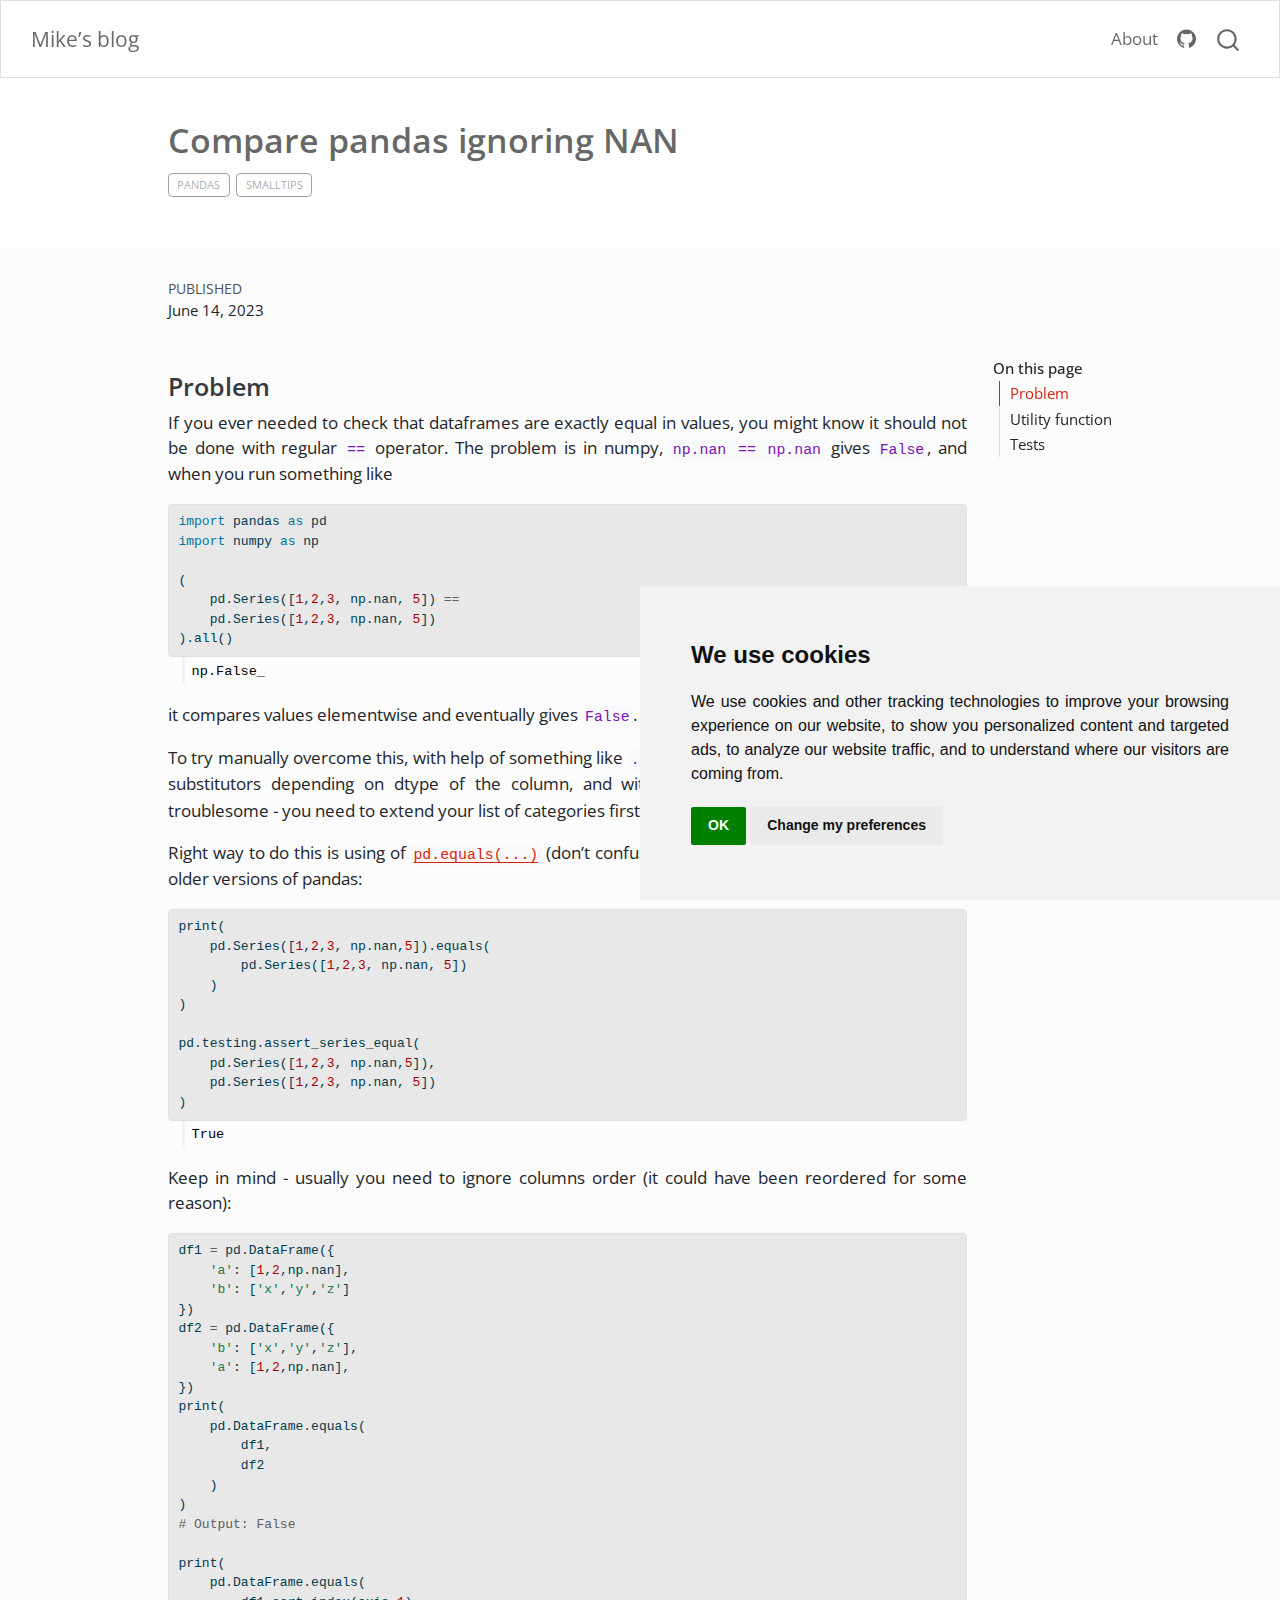
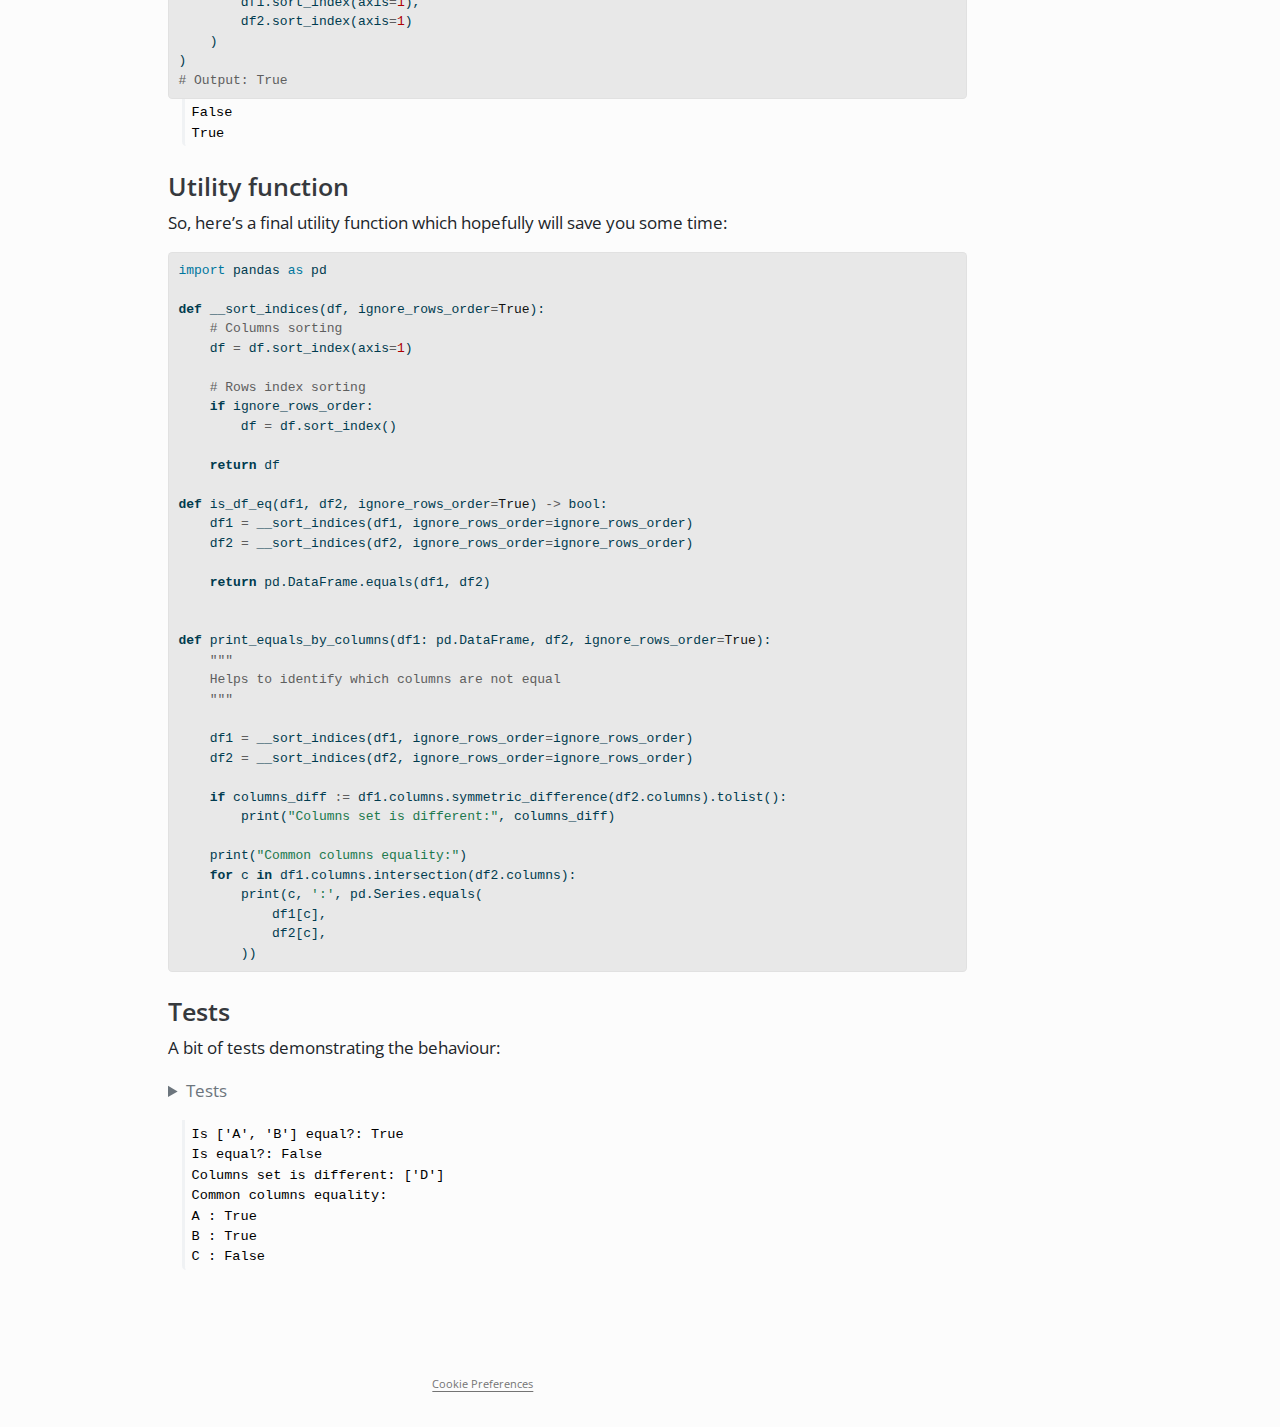
<file: posts/compare_df_pandas/index.html>
<!DOCTYPE html>
<html xmlns="http://www.w3.org/1999/xhtml" lang="en" xml:lang="en"><head>

<meta charset="utf-8">
<meta name="generator" content="quarto-1.5.45">

<meta name="viewport" content="width=device-width, initial-scale=1.0, user-scalable=yes">

<meta name="dcterms.date" content="2023-06-14">

<title>Compare pandas ignoring NAN – Mike's blog</title>
<style>
code{white-space: pre-wrap;}
span.smallcaps{font-variant: small-caps;}
div.columns{display: flex; gap: min(4vw, 1.5em);}
div.column{flex: auto; overflow-x: auto;}
div.hanging-indent{margin-left: 1.5em; text-indent: -1.5em;}
ul.task-list{list-style: none;}
ul.task-list li input[type="checkbox"] {
  width: 0.8em;
  margin: 0 0.8em 0.2em -1em; /* quarto-specific, see https://github.com/quarto-dev/quarto-cli/issues/4556 */ 
  vertical-align: middle;
}
/* CSS for syntax highlighting */
pre > code.sourceCode { white-space: pre; position: relative; }
pre > code.sourceCode > span { line-height: 1.25; }
pre > code.sourceCode > span:empty { height: 1.2em; }
.sourceCode { overflow: visible; }
code.sourceCode > span { color: inherit; text-decoration: inherit; }
div.sourceCode { margin: 1em 0; }
pre.sourceCode { margin: 0; }
@media screen {
div.sourceCode { overflow: auto; }
}
@media print {
pre > code.sourceCode { white-space: pre-wrap; }
pre > code.sourceCode > span { display: inline-block; text-indent: -5em; padding-left: 5em; }
}
pre.numberSource code
  { counter-reset: source-line 0; }
pre.numberSource code > span
  { position: relative; left: -4em; counter-increment: source-line; }
pre.numberSource code > span > a:first-child::before
  { content: counter(source-line);
    position: relative; left: -1em; text-align: right; vertical-align: baseline;
    border: none; display: inline-block;
    -webkit-touch-callout: none; -webkit-user-select: none;
    -khtml-user-select: none; -moz-user-select: none;
    -ms-user-select: none; user-select: none;
    padding: 0 4px; width: 4em;
  }
pre.numberSource { margin-left: 3em;  padding-left: 4px; }
div.sourceCode
  {   }
@media screen {
pre > code.sourceCode > span > a:first-child::before { text-decoration: underline; }
}
</style>


<script src="../../site_libs/quarto-nav/quarto-nav.js"></script>
<script src="../../site_libs/quarto-nav/headroom.min.js"></script>
<script src="../../site_libs/clipboard/clipboard.min.js"></script>
<script src="../../site_libs/quarto-search/autocomplete.umd.js"></script>
<script src="../../site_libs/quarto-search/fuse.min.js"></script>
<script src="../../site_libs/quarto-search/quarto-search.js"></script>
<meta name="quarto:offset" content="../../">
<script src="../../site_libs/cookie-consent/cookie-consent.js"></script>
<link href="../../site_libs/cookie-consent/cookie-consent.css" rel="stylesheet">
<script src="../../site_libs/quarto-html/quarto.js"></script>
<script src="../../site_libs/quarto-html/popper.min.js"></script>
<script src="../../site_libs/quarto-html/tippy.umd.min.js"></script>
<script src="../../site_libs/quarto-html/anchor.min.js"></script>
<link href="../../site_libs/quarto-html/tippy.css" rel="stylesheet">
<link href="../../site_libs/quarto-html/quarto-syntax-highlighting.css" rel="stylesheet" id="quarto-text-highlighting-styles">
<script src="../../site_libs/bootstrap/bootstrap.min.js"></script>
<link href="../../site_libs/bootstrap/bootstrap-icons.css" rel="stylesheet">
<link href="../../site_libs/bootstrap/bootstrap.min.css" rel="stylesheet" id="quarto-bootstrap" data-mode="light">
<script id="quarto-search-options" type="application/json">{
  "location": "navbar",
  "copy-button": false,
  "collapse-after": 3,
  "panel-placement": "end",
  "type": "overlay",
  "limit": 50,
  "keyboard-shortcut": [
    "f",
    "/",
    "s"
  ],
  "show-item-context": false,
  "language": {
    "search-no-results-text": "No results",
    "search-matching-documents-text": "matching documents",
    "search-copy-link-title": "Copy link to search",
    "search-hide-matches-text": "Hide additional matches",
    "search-more-match-text": "more match in this document",
    "search-more-matches-text": "more matches in this document",
    "search-clear-button-title": "Clear",
    "search-text-placeholder": "",
    "search-detached-cancel-button-title": "Cancel",
    "search-submit-button-title": "Submit",
    "search-label": "Search"
  }
}</script>
<script async="" src="https://www.googletagmanager.com/gtag/js?id=G-9LRCYKYZ44"></script>

<script type="text/plain" cookie-consent="tracking">

window.dataLayer = window.dataLayer || [];
function gtag(){dataLayer.push(arguments);}
gtag('js', new Date());
gtag('config', 'G-9LRCYKYZ44', { 'anonymize_ip': true});
</script>

<script type="text/javascript" charset="UTF-8">
document.addEventListener('DOMContentLoaded', function () {
cookieconsent.run({
  "notice_banner_type":"simple",
  "consent_type":"implied",
  "palette":"light",
  "language":"en",
  "page_load_consent_levels":["strictly-necessary","functionality","tracking","targeting"],
  "notice_banner_reject_button_hide":false,
  "preferences_center_close_button_hide":false,
  "website_name":""
  ,
"language":"en"
  });
});
</script> 
  


<link rel="stylesheet" href="../../styles.css">
</head>

<body class="nav-fixed">

<div id="quarto-search-results"></div>
  <header id="quarto-header" class="headroom fixed-top quarto-banner">
    <nav class="navbar navbar-expand-lg " data-bs-theme="dark">
      <div class="navbar-container container-fluid">
      <div class="navbar-brand-container mx-auto">
    <a class="navbar-brand" href="../../index.html">
    <span class="navbar-title">Mike’s blog</span>
    </a>
  </div>
            <div id="quarto-search" class="" title="Search"></div>
          <button class="navbar-toggler" type="button" data-bs-toggle="collapse" data-bs-target="#navbarCollapse" aria-controls="navbarCollapse" role="menu" aria-expanded="false" aria-label="Toggle navigation" onclick="if (window.quartoToggleHeadroom) { window.quartoToggleHeadroom(); }">
  <span class="navbar-toggler-icon"></span>
</button>
          <div class="collapse navbar-collapse" id="navbarCollapse">
            <ul class="navbar-nav navbar-nav-scroll ms-auto">
  <li class="nav-item">
    <a class="nav-link" href="../../about.html"> 
<span class="menu-text">About</span></a>
  </li>  
  <li class="nav-item compact">
    <a class="nav-link" href="https://github.com/"> <i class="bi bi-github" role="img">
</i> 
<span class="menu-text"></span></a>
  </li>  
</ul>
          </div> <!-- /navcollapse -->
            <div class="quarto-navbar-tools">
</div>
      </div> <!-- /container-fluid -->
    </nav>
</header>
<!-- content -->
<header id="title-block-header" class="quarto-title-block default page-columns page-full">
  <div class="quarto-title-banner page-columns page-full">
    <div class="quarto-title column-body">
      <h1 class="title">Compare pandas ignoring NAN</h1>
                                <div class="quarto-categories">
                <div class="quarto-category">pandas</div>
                <div class="quarto-category">smalltips</div>
              </div>
                  </div>
  </div>
    
  
  <div class="quarto-title-meta">

      
      <div>
      <div class="quarto-title-meta-heading">Published</div>
      <div class="quarto-title-meta-contents">
        <p class="date">June 14, 2023</p>
      </div>
    </div>
    
      
    </div>
    
  
  </header><div id="quarto-content" class="quarto-container page-columns page-rows-contents page-layout-article page-navbar">
<!-- sidebar -->
<!-- margin-sidebar -->
    <div id="quarto-margin-sidebar" class="sidebar margin-sidebar">
        <nav id="TOC" role="doc-toc" class="toc-active">
    <h2 id="toc-title">On this page</h2>
   
  <ul>
  <li><a href="#problem" id="toc-problem" class="nav-link active" data-scroll-target="#problem">Problem</a></li>
  <li><a href="#utility-function" id="toc-utility-function" class="nav-link" data-scroll-target="#utility-function">Utility function</a></li>
  <li><a href="#tests" id="toc-tests" class="nav-link" data-scroll-target="#tests">Tests</a></li>
  </ul>
</nav>
    </div>
<!-- main -->
<main class="content quarto-banner-title-block" id="quarto-document-content">





<section id="problem" class="level3">
<h3 class="anchored" data-anchor-id="problem">Problem</h3>
<p>If you ever needed to check that dataframes are exactly equal in values, you might know it should not be done with regular <code>==</code> operator. The problem is in numpy, <code>np.nan == np.nan</code> gives <code>False</code>, and when you run something like</p>
<div id="cell-2" class="cell" data-execution_count="2">
<div class="sourceCode cell-code" id="cb1"><pre class="sourceCode python code-with-copy"><code class="sourceCode python"><span id="cb1-1"><a href="#cb1-1" aria-hidden="true" tabindex="-1"></a><span class="im">import</span> pandas <span class="im">as</span> pd</span>
<span id="cb1-2"><a href="#cb1-2" aria-hidden="true" tabindex="-1"></a><span class="im">import</span> numpy <span class="im">as</span> np</span>
<span id="cb1-3"><a href="#cb1-3" aria-hidden="true" tabindex="-1"></a></span>
<span id="cb1-4"><a href="#cb1-4" aria-hidden="true" tabindex="-1"></a>(</span>
<span id="cb1-5"><a href="#cb1-5" aria-hidden="true" tabindex="-1"></a>    pd.Series([<span class="dv">1</span>,<span class="dv">2</span>,<span class="dv">3</span>, np.nan, <span class="dv">5</span>]) <span class="op">==</span> </span>
<span id="cb1-6"><a href="#cb1-6" aria-hidden="true" tabindex="-1"></a>    pd.Series([<span class="dv">1</span>,<span class="dv">2</span>,<span class="dv">3</span>, np.nan, <span class="dv">5</span>])</span>
<span id="cb1-7"><a href="#cb1-7" aria-hidden="true" tabindex="-1"></a>).<span class="bu">all</span>()</span></code><button title="Copy to Clipboard" class="code-copy-button"><i class="bi"></i></button></pre></div>
<div class="cell-output cell-output-display" data-execution_count="2">
<pre><code>np.False_</code></pre>
</div>
</div>
<p>it compares values elementwise and eventually gives <code>False</code>.</p>
<p>To try manually overcome this, with help of something like <code>.fillna(..)</code> - bad idea. You need different substitutors depending on dtype of the column, and with <code>pd.Categorical</code> dtype it’s especially troublesome - you need to extend your list of categories first.</p>
<p>Right way to do this is using of <a href="https://pandas.pydata.org/docs/reference/api/pandas.DataFrame.equals.html"><code>pd.equals(...)</code></a> (don’t confuse with <a href="https://pandas.pydata.org/docs/reference/api/pandas.DataFrame.eq.html"><code>pd.eq(...)</code></a>!) or <a href="https://pandas.pydata.org/docs/reference/api/pandas.testing.assert_frame_equal.html#pandas.testing.assert_frame_equal">assert_…_equal</a> in older versions of pandas:</p>
<div id="cell-5" class="cell" data-execution_count="3">
<div class="sourceCode cell-code" id="cb3"><pre class="sourceCode python code-with-copy"><code class="sourceCode python"><span id="cb3-1"><a href="#cb3-1" aria-hidden="true" tabindex="-1"></a><span class="bu">print</span>(</span>
<span id="cb3-2"><a href="#cb3-2" aria-hidden="true" tabindex="-1"></a>    pd.Series([<span class="dv">1</span>,<span class="dv">2</span>,<span class="dv">3</span>, np.nan,<span class="dv">5</span>]).equals(</span>
<span id="cb3-3"><a href="#cb3-3" aria-hidden="true" tabindex="-1"></a>        pd.Series([<span class="dv">1</span>,<span class="dv">2</span>,<span class="dv">3</span>, np.nan, <span class="dv">5</span>])</span>
<span id="cb3-4"><a href="#cb3-4" aria-hidden="true" tabindex="-1"></a>    )</span>
<span id="cb3-5"><a href="#cb3-5" aria-hidden="true" tabindex="-1"></a>)</span>
<span id="cb3-6"><a href="#cb3-6" aria-hidden="true" tabindex="-1"></a></span>
<span id="cb3-7"><a href="#cb3-7" aria-hidden="true" tabindex="-1"></a>pd.testing.assert_series_equal(</span>
<span id="cb3-8"><a href="#cb3-8" aria-hidden="true" tabindex="-1"></a>    pd.Series([<span class="dv">1</span>,<span class="dv">2</span>,<span class="dv">3</span>, np.nan,<span class="dv">5</span>]),</span>
<span id="cb3-9"><a href="#cb3-9" aria-hidden="true" tabindex="-1"></a>    pd.Series([<span class="dv">1</span>,<span class="dv">2</span>,<span class="dv">3</span>, np.nan, <span class="dv">5</span>])</span>
<span id="cb3-10"><a href="#cb3-10" aria-hidden="true" tabindex="-1"></a>)</span></code><button title="Copy to Clipboard" class="code-copy-button"><i class="bi"></i></button></pre></div>
<div class="cell-output cell-output-stdout">
<pre><code>True</code></pre>
</div>
</div>
<p>Keep in mind - usually you need to ignore columns order (it could have been reordered for some reason):</p>
<div id="cell-7" class="cell" data-execution_count="7">
<div class="sourceCode cell-code" id="cb5"><pre class="sourceCode python code-with-copy"><code class="sourceCode python"><span id="cb5-1"><a href="#cb5-1" aria-hidden="true" tabindex="-1"></a>df1 <span class="op">=</span> pd.DataFrame({</span>
<span id="cb5-2"><a href="#cb5-2" aria-hidden="true" tabindex="-1"></a>    <span class="st">'a'</span>: [<span class="dv">1</span>,<span class="dv">2</span>,np.nan],</span>
<span id="cb5-3"><a href="#cb5-3" aria-hidden="true" tabindex="-1"></a>    <span class="st">'b'</span>: [<span class="st">'x'</span>,<span class="st">'y'</span>,<span class="st">'z'</span>]</span>
<span id="cb5-4"><a href="#cb5-4" aria-hidden="true" tabindex="-1"></a>})</span>
<span id="cb5-5"><a href="#cb5-5" aria-hidden="true" tabindex="-1"></a>df2 <span class="op">=</span> pd.DataFrame({</span>
<span id="cb5-6"><a href="#cb5-6" aria-hidden="true" tabindex="-1"></a>    <span class="st">'b'</span>: [<span class="st">'x'</span>,<span class="st">'y'</span>,<span class="st">'z'</span>],</span>
<span id="cb5-7"><a href="#cb5-7" aria-hidden="true" tabindex="-1"></a>    <span class="st">'a'</span>: [<span class="dv">1</span>,<span class="dv">2</span>,np.nan],</span>
<span id="cb5-8"><a href="#cb5-8" aria-hidden="true" tabindex="-1"></a>})</span>
<span id="cb5-9"><a href="#cb5-9" aria-hidden="true" tabindex="-1"></a><span class="bu">print</span>(</span>
<span id="cb5-10"><a href="#cb5-10" aria-hidden="true" tabindex="-1"></a>    pd.DataFrame.equals(</span>
<span id="cb5-11"><a href="#cb5-11" aria-hidden="true" tabindex="-1"></a>        df1,</span>
<span id="cb5-12"><a href="#cb5-12" aria-hidden="true" tabindex="-1"></a>        df2</span>
<span id="cb5-13"><a href="#cb5-13" aria-hidden="true" tabindex="-1"></a>    )</span>
<span id="cb5-14"><a href="#cb5-14" aria-hidden="true" tabindex="-1"></a>)</span>
<span id="cb5-15"><a href="#cb5-15" aria-hidden="true" tabindex="-1"></a><span class="co"># Output: False</span></span>
<span id="cb5-16"><a href="#cb5-16" aria-hidden="true" tabindex="-1"></a></span>
<span id="cb5-17"><a href="#cb5-17" aria-hidden="true" tabindex="-1"></a><span class="bu">print</span>(</span>
<span id="cb5-18"><a href="#cb5-18" aria-hidden="true" tabindex="-1"></a>    pd.DataFrame.equals(</span>
<span id="cb5-19"><a href="#cb5-19" aria-hidden="true" tabindex="-1"></a>        df1.sort_index(axis<span class="op">=</span><span class="dv">1</span>), </span>
<span id="cb5-20"><a href="#cb5-20" aria-hidden="true" tabindex="-1"></a>        df2.sort_index(axis<span class="op">=</span><span class="dv">1</span>)</span>
<span id="cb5-21"><a href="#cb5-21" aria-hidden="true" tabindex="-1"></a>    )</span>
<span id="cb5-22"><a href="#cb5-22" aria-hidden="true" tabindex="-1"></a>)</span>
<span id="cb5-23"><a href="#cb5-23" aria-hidden="true" tabindex="-1"></a><span class="co"># Output: True</span></span></code><button title="Copy to Clipboard" class="code-copy-button"><i class="bi"></i></button></pre></div>
<div class="cell-output cell-output-stdout">
<pre><code>False
True</code></pre>
</div>
</div>
</section>
<section id="utility-function" class="level3">
<h3 class="anchored" data-anchor-id="utility-function">Utility function</h3>
<p>So, here’s a final utility function which hopefully will save you some time:</p>
<div id="cell-9" class="cell" data-execution_count="19">
<div class="sourceCode cell-code" id="cb7"><pre class="sourceCode python code-with-copy"><code class="sourceCode python"><span id="cb7-1"><a href="#cb7-1" aria-hidden="true" tabindex="-1"></a><span class="im">import</span> pandas <span class="im">as</span> pd</span>
<span id="cb7-2"><a href="#cb7-2" aria-hidden="true" tabindex="-1"></a></span>
<span id="cb7-3"><a href="#cb7-3" aria-hidden="true" tabindex="-1"></a><span class="kw">def</span> __sort_indices(df, ignore_rows_order<span class="op">=</span><span class="va">True</span>):</span>
<span id="cb7-4"><a href="#cb7-4" aria-hidden="true" tabindex="-1"></a>    <span class="co"># Columns sorting</span></span>
<span id="cb7-5"><a href="#cb7-5" aria-hidden="true" tabindex="-1"></a>    df <span class="op">=</span> df.sort_index(axis<span class="op">=</span><span class="dv">1</span>)</span>
<span id="cb7-6"><a href="#cb7-6" aria-hidden="true" tabindex="-1"></a></span>
<span id="cb7-7"><a href="#cb7-7" aria-hidden="true" tabindex="-1"></a>    <span class="co"># Rows index sorting</span></span>
<span id="cb7-8"><a href="#cb7-8" aria-hidden="true" tabindex="-1"></a>    <span class="cf">if</span> ignore_rows_order:</span>
<span id="cb7-9"><a href="#cb7-9" aria-hidden="true" tabindex="-1"></a>        df <span class="op">=</span> df.sort_index()</span>
<span id="cb7-10"><a href="#cb7-10" aria-hidden="true" tabindex="-1"></a></span>
<span id="cb7-11"><a href="#cb7-11" aria-hidden="true" tabindex="-1"></a>    <span class="cf">return</span> df</span>
<span id="cb7-12"><a href="#cb7-12" aria-hidden="true" tabindex="-1"></a></span>
<span id="cb7-13"><a href="#cb7-13" aria-hidden="true" tabindex="-1"></a><span class="kw">def</span> is_df_eq(df1, df2, ignore_rows_order<span class="op">=</span><span class="va">True</span>) <span class="op">-&gt;</span> <span class="bu">bool</span>:</span>
<span id="cb7-14"><a href="#cb7-14" aria-hidden="true" tabindex="-1"></a>    df1 <span class="op">=</span> __sort_indices(df1, ignore_rows_order<span class="op">=</span>ignore_rows_order)</span>
<span id="cb7-15"><a href="#cb7-15" aria-hidden="true" tabindex="-1"></a>    df2 <span class="op">=</span> __sort_indices(df2, ignore_rows_order<span class="op">=</span>ignore_rows_order)</span>
<span id="cb7-16"><a href="#cb7-16" aria-hidden="true" tabindex="-1"></a></span>
<span id="cb7-17"><a href="#cb7-17" aria-hidden="true" tabindex="-1"></a>    <span class="cf">return</span> pd.DataFrame.equals(df1, df2)</span>
<span id="cb7-18"><a href="#cb7-18" aria-hidden="true" tabindex="-1"></a></span>
<span id="cb7-19"><a href="#cb7-19" aria-hidden="true" tabindex="-1"></a></span>
<span id="cb7-20"><a href="#cb7-20" aria-hidden="true" tabindex="-1"></a><span class="kw">def</span> print_equals_by_columns(df1: pd.DataFrame, df2, ignore_rows_order<span class="op">=</span><span class="va">True</span>):</span>
<span id="cb7-21"><a href="#cb7-21" aria-hidden="true" tabindex="-1"></a>    <span class="co">"""</span></span>
<span id="cb7-22"><a href="#cb7-22" aria-hidden="true" tabindex="-1"></a><span class="co">    Helps to identify which columns are not equal</span></span>
<span id="cb7-23"><a href="#cb7-23" aria-hidden="true" tabindex="-1"></a><span class="co">    """</span></span>
<span id="cb7-24"><a href="#cb7-24" aria-hidden="true" tabindex="-1"></a></span>
<span id="cb7-25"><a href="#cb7-25" aria-hidden="true" tabindex="-1"></a>    df1 <span class="op">=</span> __sort_indices(df1, ignore_rows_order<span class="op">=</span>ignore_rows_order)</span>
<span id="cb7-26"><a href="#cb7-26" aria-hidden="true" tabindex="-1"></a>    df2 <span class="op">=</span> __sort_indices(df2, ignore_rows_order<span class="op">=</span>ignore_rows_order)</span>
<span id="cb7-27"><a href="#cb7-27" aria-hidden="true" tabindex="-1"></a>        </span>
<span id="cb7-28"><a href="#cb7-28" aria-hidden="true" tabindex="-1"></a>    <span class="cf">if</span> columns_diff <span class="op">:=</span> df1.columns.symmetric_difference(df2.columns).tolist():</span>
<span id="cb7-29"><a href="#cb7-29" aria-hidden="true" tabindex="-1"></a>        <span class="bu">print</span>(<span class="st">"Columns set is different:"</span>, columns_diff)</span>
<span id="cb7-30"><a href="#cb7-30" aria-hidden="true" tabindex="-1"></a></span>
<span id="cb7-31"><a href="#cb7-31" aria-hidden="true" tabindex="-1"></a>    <span class="bu">print</span>(<span class="st">"Common columns equality:"</span>)</span>
<span id="cb7-32"><a href="#cb7-32" aria-hidden="true" tabindex="-1"></a>    <span class="cf">for</span> c <span class="kw">in</span> df1.columns.intersection(df2.columns):</span>
<span id="cb7-33"><a href="#cb7-33" aria-hidden="true" tabindex="-1"></a>        <span class="bu">print</span>(c, <span class="st">':'</span>, pd.Series.equals(</span>
<span id="cb7-34"><a href="#cb7-34" aria-hidden="true" tabindex="-1"></a>            df1[c],</span>
<span id="cb7-35"><a href="#cb7-35" aria-hidden="true" tabindex="-1"></a>            df2[c],</span>
<span id="cb7-36"><a href="#cb7-36" aria-hidden="true" tabindex="-1"></a>        ))</span></code><button title="Copy to Clipboard" class="code-copy-button"><i class="bi"></i></button></pre></div>
</div>
</section>
<section id="tests" class="level3">
<h3 class="anchored" data-anchor-id="tests">Tests</h3>
<p>A bit of tests demonstrating the behaviour:</p>
<div id="tests" class="cell" data-execution_count="23">
<details class="code-fold">
<summary>Tests</summary>
<div class="sourceCode cell-code" id="cb8"><pre class="sourceCode python code-with-copy"><code class="sourceCode python"><span id="cb8-1"><a href="#cb8-1" aria-hidden="true" tabindex="-1"></a><span class="im">import</span> numpy <span class="im">as</span> np</span>
<span id="cb8-2"><a href="#cb8-2" aria-hidden="true" tabindex="-1"></a></span>
<span id="cb8-3"><a href="#cb8-3" aria-hidden="true" tabindex="-1"></a>df1 <span class="op">=</span> pd.DataFrame({</span>
<span id="cb8-4"><a href="#cb8-4" aria-hidden="true" tabindex="-1"></a>    <span class="st">'ID'</span>: [<span class="dv">1</span>,<span class="dv">2</span>,<span class="dv">3</span>],</span>
<span id="cb8-5"><a href="#cb8-5" aria-hidden="true" tabindex="-1"></a>    <span class="st">'A'</span>: [<span class="dv">1</span>,<span class="dv">2</span>,<span class="dv">3</span>],</span>
<span id="cb8-6"><a href="#cb8-6" aria-hidden="true" tabindex="-1"></a>    <span class="st">'B'</span>: [<span class="dv">1</span>,<span class="dv">2</span>,np.nan],</span>
<span id="cb8-7"><a href="#cb8-7" aria-hidden="true" tabindex="-1"></a>    <span class="st">'C'</span>: [<span class="st">'x'</span>, <span class="st">'y'</span>, <span class="st">'Z'</span>]</span>
<span id="cb8-8"><a href="#cb8-8" aria-hidden="true" tabindex="-1"></a>}).set_index(<span class="st">'ID'</span>)</span>
<span id="cb8-9"><a href="#cb8-9" aria-hidden="true" tabindex="-1"></a></span>
<span id="cb8-10"><a href="#cb8-10" aria-hidden="true" tabindex="-1"></a>df2 <span class="op">=</span> pd.DataFrame({</span>
<span id="cb8-11"><a href="#cb8-11" aria-hidden="true" tabindex="-1"></a>    <span class="st">'ID'</span>: [<span class="dv">1</span>,<span class="dv">2</span>,<span class="dv">3</span>],</span>
<span id="cb8-12"><a href="#cb8-12" aria-hidden="true" tabindex="-1"></a>    <span class="st">'A'</span>: [<span class="dv">1</span>,<span class="dv">2</span>,<span class="dv">3</span>],</span>
<span id="cb8-13"><a href="#cb8-13" aria-hidden="true" tabindex="-1"></a>    <span class="st">'B'</span>: [<span class="dv">1</span>,<span class="dv">2</span>,np.nan],</span>
<span id="cb8-14"><a href="#cb8-14" aria-hidden="true" tabindex="-1"></a>    <span class="st">'C'</span>: [<span class="st">'x'</span>, <span class="st">'y'</span>, <span class="st">'NOT_Z'</span>],</span>
<span id="cb8-15"><a href="#cb8-15" aria-hidden="true" tabindex="-1"></a>    <span class="st">'D'</span>: [<span class="dv">0</span>]<span class="op">*</span><span class="dv">3</span></span>
<span id="cb8-16"><a href="#cb8-16" aria-hidden="true" tabindex="-1"></a>}).set_index(<span class="st">'ID'</span>)</span>
<span id="cb8-17"><a href="#cb8-17" aria-hidden="true" tabindex="-1"></a></span>
<span id="cb8-18"><a href="#cb8-18" aria-hidden="true" tabindex="-1"></a>common_columns <span class="op">=</span> [<span class="st">'A'</span>, <span class="st">'B'</span>]</span>
<span id="cb8-19"><a href="#cb8-19" aria-hidden="true" tabindex="-1"></a><span class="bu">print</span>(</span>
<span id="cb8-20"><a href="#cb8-20" aria-hidden="true" tabindex="-1"></a>    <span class="ss">f"Is </span><span class="sc">{</span>common_columns<span class="sc">}</span><span class="ss"> equal?:"</span>, </span>
<span id="cb8-21"><a href="#cb8-21" aria-hidden="true" tabindex="-1"></a>    is_df_eq(df1[common_columns], df2[common_columns])</span>
<span id="cb8-22"><a href="#cb8-22" aria-hidden="true" tabindex="-1"></a>)</span>
<span id="cb8-23"><a href="#cb8-23" aria-hidden="true" tabindex="-1"></a></span>
<span id="cb8-24"><a href="#cb8-24" aria-hidden="true" tabindex="-1"></a><span class="bu">print</span>(</span>
<span id="cb8-25"><a href="#cb8-25" aria-hidden="true" tabindex="-1"></a>    <span class="st">"Is equal?:"</span>, is_df_eq(df1, df2)</span>
<span id="cb8-26"><a href="#cb8-26" aria-hidden="true" tabindex="-1"></a>)</span>
<span id="cb8-27"><a href="#cb8-27" aria-hidden="true" tabindex="-1"></a>print_equals_by_columns(df1, df2)</span>
<span id="cb8-28"><a href="#cb8-28" aria-hidden="true" tabindex="-1"></a></span></code><button title="Copy to Clipboard" class="code-copy-button"><i class="bi"></i></button></pre></div>
</details>
<div class="cell-output cell-output-stdout">
<pre><code>Is ['A', 'B'] equal?: True
Is equal?: False
Columns set is different: ['D']
Common columns equality:
A : True
B : True
C : False</code></pre>
</div>
</div>


</section>

</main> <!-- /main -->
<script id="quarto-html-after-body" type="application/javascript">
window.document.addEventListener("DOMContentLoaded", function (event) {
  const toggleBodyColorMode = (bsSheetEl) => {
    const mode = bsSheetEl.getAttribute("data-mode");
    const bodyEl = window.document.querySelector("body");
    if (mode === "dark") {
      bodyEl.classList.add("quarto-dark");
      bodyEl.classList.remove("quarto-light");
    } else {
      bodyEl.classList.add("quarto-light");
      bodyEl.classList.remove("quarto-dark");
    }
  }
  const toggleBodyColorPrimary = () => {
    const bsSheetEl = window.document.querySelector("link#quarto-bootstrap");
    if (bsSheetEl) {
      toggleBodyColorMode(bsSheetEl);
    }
  }
  toggleBodyColorPrimary();  
  const icon = "";
  const anchorJS = new window.AnchorJS();
  anchorJS.options = {
    placement: 'right',
    icon: icon
  };
  anchorJS.add('.anchored');
  const isCodeAnnotation = (el) => {
    for (const clz of el.classList) {
      if (clz.startsWith('code-annotation-')) {                     
        return true;
      }
    }
    return false;
  }
  const onCopySuccess = function(e) {
    // button target
    const button = e.trigger;
    // don't keep focus
    button.blur();
    // flash "checked"
    button.classList.add('code-copy-button-checked');
    var currentTitle = button.getAttribute("title");
    button.setAttribute("title", "Copied!");
    let tooltip;
    if (window.bootstrap) {
      button.setAttribute("data-bs-toggle", "tooltip");
      button.setAttribute("data-bs-placement", "left");
      button.setAttribute("data-bs-title", "Copied!");
      tooltip = new bootstrap.Tooltip(button, 
        { trigger: "manual", 
          customClass: "code-copy-button-tooltip",
          offset: [0, -8]});
      tooltip.show();    
    }
    setTimeout(function() {
      if (tooltip) {
        tooltip.hide();
        button.removeAttribute("data-bs-title");
        button.removeAttribute("data-bs-toggle");
        button.removeAttribute("data-bs-placement");
      }
      button.setAttribute("title", currentTitle);
      button.classList.remove('code-copy-button-checked');
    }, 1000);
    // clear code selection
    e.clearSelection();
  }
  const getTextToCopy = function(trigger) {
      const codeEl = trigger.previousElementSibling.cloneNode(true);
      for (const childEl of codeEl.children) {
        if (isCodeAnnotation(childEl)) {
          childEl.remove();
        }
      }
      return codeEl.innerText;
  }
  const clipboard = new window.ClipboardJS('.code-copy-button:not([data-in-quarto-modal])', {
    text: getTextToCopy
  });
  clipboard.on('success', onCopySuccess);
  if (window.document.getElementById('quarto-embedded-source-code-modal')) {
    // For code content inside modals, clipBoardJS needs to be initialized with a container option
    // TODO: Check when it could be a function (https://github.com/zenorocha/clipboard.js/issues/860)
    const clipboardModal = new window.ClipboardJS('.code-copy-button[data-in-quarto-modal]', {
      text: getTextToCopy,
      container: window.document.getElementById('quarto-embedded-source-code-modal')
    });
    clipboardModal.on('success', onCopySuccess);
  }
    var localhostRegex = new RegExp(/^(?:http|https):\/\/localhost\:?[0-9]*\//);
    var mailtoRegex = new RegExp(/^mailto:/);
      var filterRegex = new RegExp("https:\/\/mihasK\.github\.io\/mq\/");
    var isInternal = (href) => {
        return filterRegex.test(href) || localhostRegex.test(href) || mailtoRegex.test(href);
    }
    // Inspect non-navigation links and adorn them if external
 	var links = window.document.querySelectorAll('a[href]:not(.nav-link):not(.navbar-brand):not(.toc-action):not(.sidebar-link):not(.sidebar-item-toggle):not(.pagination-link):not(.no-external):not([aria-hidden]):not(.dropdown-item):not(.quarto-navigation-tool):not(.about-link)');
    for (var i=0; i<links.length; i++) {
      const link = links[i];
      if (!isInternal(link.href)) {
        // undo the damage that might have been done by quarto-nav.js in the case of
        // links that we want to consider external
        if (link.dataset.originalHref !== undefined) {
          link.href = link.dataset.originalHref;
        }
      }
    }
  function tippyHover(el, contentFn, onTriggerFn, onUntriggerFn) {
    const config = {
      allowHTML: true,
      maxWidth: 500,
      delay: 100,
      arrow: false,
      appendTo: function(el) {
          return el.parentElement;
      },
      interactive: true,
      interactiveBorder: 10,
      theme: 'quarto',
      placement: 'bottom-start',
    };
    if (contentFn) {
      config.content = contentFn;
    }
    if (onTriggerFn) {
      config.onTrigger = onTriggerFn;
    }
    if (onUntriggerFn) {
      config.onUntrigger = onUntriggerFn;
    }
    window.tippy(el, config); 
  }
  const noterefs = window.document.querySelectorAll('a[role="doc-noteref"]');
  for (var i=0; i<noterefs.length; i++) {
    const ref = noterefs[i];
    tippyHover(ref, function() {
      // use id or data attribute instead here
      let href = ref.getAttribute('data-footnote-href') || ref.getAttribute('href');
      try { href = new URL(href).hash; } catch {}
      const id = href.replace(/^#\/?/, "");
      const note = window.document.getElementById(id);
      if (note) {
        return note.innerHTML;
      } else {
        return "";
      }
    });
  }
  const xrefs = window.document.querySelectorAll('a.quarto-xref');
  const processXRef = (id, note) => {
    // Strip column container classes
    const stripColumnClz = (el) => {
      el.classList.remove("page-full", "page-columns");
      if (el.children) {
        for (const child of el.children) {
          stripColumnClz(child);
        }
      }
    }
    stripColumnClz(note)
    if (id === null || id.startsWith('sec-')) {
      // Special case sections, only their first couple elements
      const container = document.createElement("div");
      if (note.children && note.children.length > 2) {
        container.appendChild(note.children[0].cloneNode(true));
        for (let i = 1; i < note.children.length; i++) {
          const child = note.children[i];
          if (child.tagName === "P" && child.innerText === "") {
            continue;
          } else {
            container.appendChild(child.cloneNode(true));
            break;
          }
        }
        if (window.Quarto?.typesetMath) {
          window.Quarto.typesetMath(container);
        }
        return container.innerHTML
      } else {
        if (window.Quarto?.typesetMath) {
          window.Quarto.typesetMath(note);
        }
        return note.innerHTML;
      }
    } else {
      // Remove any anchor links if they are present
      const anchorLink = note.querySelector('a.anchorjs-link');
      if (anchorLink) {
        anchorLink.remove();
      }
      if (window.Quarto?.typesetMath) {
        window.Quarto.typesetMath(note);
      }
      // TODO in 1.5, we should make sure this works without a callout special case
      if (note.classList.contains("callout")) {
        return note.outerHTML;
      } else {
        return note.innerHTML;
      }
    }
  }
  for (var i=0; i<xrefs.length; i++) {
    const xref = xrefs[i];
    tippyHover(xref, undefined, function(instance) {
      instance.disable();
      let url = xref.getAttribute('href');
      let hash = undefined; 
      if (url.startsWith('#')) {
        hash = url;
      } else {
        try { hash = new URL(url).hash; } catch {}
      }
      if (hash) {
        const id = hash.replace(/^#\/?/, "");
        const note = window.document.getElementById(id);
        if (note !== null) {
          try {
            const html = processXRef(id, note.cloneNode(true));
            instance.setContent(html);
          } finally {
            instance.enable();
            instance.show();
          }
        } else {
          // See if we can fetch this
          fetch(url.split('#')[0])
          .then(res => res.text())
          .then(html => {
            const parser = new DOMParser();
            const htmlDoc = parser.parseFromString(html, "text/html");
            const note = htmlDoc.getElementById(id);
            if (note !== null) {
              const html = processXRef(id, note);
              instance.setContent(html);
            } 
          }).finally(() => {
            instance.enable();
            instance.show();
          });
        }
      } else {
        // See if we can fetch a full url (with no hash to target)
        // This is a special case and we should probably do some content thinning / targeting
        fetch(url)
        .then(res => res.text())
        .then(html => {
          const parser = new DOMParser();
          const htmlDoc = parser.parseFromString(html, "text/html");
          const note = htmlDoc.querySelector('main.content');
          if (note !== null) {
            // This should only happen for chapter cross references
            // (since there is no id in the URL)
            // remove the first header
            if (note.children.length > 0 && note.children[0].tagName === "HEADER") {
              note.children[0].remove();
            }
            const html = processXRef(null, note);
            instance.setContent(html);
          } 
        }).finally(() => {
          instance.enable();
          instance.show();
        });
      }
    }, function(instance) {
    });
  }
      let selectedAnnoteEl;
      const selectorForAnnotation = ( cell, annotation) => {
        let cellAttr = 'data-code-cell="' + cell + '"';
        let lineAttr = 'data-code-annotation="' +  annotation + '"';
        const selector = 'span[' + cellAttr + '][' + lineAttr + ']';
        return selector;
      }
      const selectCodeLines = (annoteEl) => {
        const doc = window.document;
        const targetCell = annoteEl.getAttribute("data-target-cell");
        const targetAnnotation = annoteEl.getAttribute("data-target-annotation");
        const annoteSpan = window.document.querySelector(selectorForAnnotation(targetCell, targetAnnotation));
        const lines = annoteSpan.getAttribute("data-code-lines").split(",");
        const lineIds = lines.map((line) => {
          return targetCell + "-" + line;
        })
        let top = null;
        let height = null;
        let parent = null;
        if (lineIds.length > 0) {
            //compute the position of the single el (top and bottom and make a div)
            const el = window.document.getElementById(lineIds[0]);
            top = el.offsetTop;
            height = el.offsetHeight;
            parent = el.parentElement.parentElement;
          if (lineIds.length > 1) {
            const lastEl = window.document.getElementById(lineIds[lineIds.length - 1]);
            const bottom = lastEl.offsetTop + lastEl.offsetHeight;
            height = bottom - top;
          }
          if (top !== null && height !== null && parent !== null) {
            // cook up a div (if necessary) and position it 
            let div = window.document.getElementById("code-annotation-line-highlight");
            if (div === null) {
              div = window.document.createElement("div");
              div.setAttribute("id", "code-annotation-line-highlight");
              div.style.position = 'absolute';
              parent.appendChild(div);
            }
            div.style.top = top - 2 + "px";
            div.style.height = height + 4 + "px";
            div.style.left = 0;
            let gutterDiv = window.document.getElementById("code-annotation-line-highlight-gutter");
            if (gutterDiv === null) {
              gutterDiv = window.document.createElement("div");
              gutterDiv.setAttribute("id", "code-annotation-line-highlight-gutter");
              gutterDiv.style.position = 'absolute';
              const codeCell = window.document.getElementById(targetCell);
              const gutter = codeCell.querySelector('.code-annotation-gutter');
              gutter.appendChild(gutterDiv);
            }
            gutterDiv.style.top = top - 2 + "px";
            gutterDiv.style.height = height + 4 + "px";
          }
          selectedAnnoteEl = annoteEl;
        }
      };
      const unselectCodeLines = () => {
        const elementsIds = ["code-annotation-line-highlight", "code-annotation-line-highlight-gutter"];
        elementsIds.forEach((elId) => {
          const div = window.document.getElementById(elId);
          if (div) {
            div.remove();
          }
        });
        selectedAnnoteEl = undefined;
      };
        // Handle positioning of the toggle
    window.addEventListener(
      "resize",
      throttle(() => {
        elRect = undefined;
        if (selectedAnnoteEl) {
          selectCodeLines(selectedAnnoteEl);
        }
      }, 10)
    );
    function throttle(fn, ms) {
    let throttle = false;
    let timer;
      return (...args) => {
        if(!throttle) { // first call gets through
            fn.apply(this, args);
            throttle = true;
        } else { // all the others get throttled
            if(timer) clearTimeout(timer); // cancel #2
            timer = setTimeout(() => {
              fn.apply(this, args);
              timer = throttle = false;
            }, ms);
        }
      };
    }
      // Attach click handler to the DT
      const annoteDls = window.document.querySelectorAll('dt[data-target-cell]');
      for (const annoteDlNode of annoteDls) {
        annoteDlNode.addEventListener('click', (event) => {
          const clickedEl = event.target;
          if (clickedEl !== selectedAnnoteEl) {
            unselectCodeLines();
            const activeEl = window.document.querySelector('dt[data-target-cell].code-annotation-active');
            if (activeEl) {
              activeEl.classList.remove('code-annotation-active');
            }
            selectCodeLines(clickedEl);
            clickedEl.classList.add('code-annotation-active');
          } else {
            // Unselect the line
            unselectCodeLines();
            clickedEl.classList.remove('code-annotation-active');
          }
        });
      }
  const findCites = (el) => {
    const parentEl = el.parentElement;
    if (parentEl) {
      const cites = parentEl.dataset.cites;
      if (cites) {
        return {
          el,
          cites: cites.split(' ')
        };
      } else {
        return findCites(el.parentElement)
      }
    } else {
      return undefined;
    }
  };
  var bibliorefs = window.document.querySelectorAll('a[role="doc-biblioref"]');
  for (var i=0; i<bibliorefs.length; i++) {
    const ref = bibliorefs[i];
    const citeInfo = findCites(ref);
    if (citeInfo) {
      tippyHover(citeInfo.el, function() {
        var popup = window.document.createElement('div');
        citeInfo.cites.forEach(function(cite) {
          var citeDiv = window.document.createElement('div');
          citeDiv.classList.add('hanging-indent');
          citeDiv.classList.add('csl-entry');
          var biblioDiv = window.document.getElementById('ref-' + cite);
          if (biblioDiv) {
            citeDiv.innerHTML = biblioDiv.innerHTML;
          }
          popup.appendChild(citeDiv);
        });
        return popup.innerHTML;
      });
    }
  }
});
</script>
</div> <!-- /content -->
<footer class="footer">
  <div class="nav-footer">
    <div class="nav-footer-left">
      &nbsp;
    </div>   
    <div class="nav-footer-center">

<div class="cookie-consent-footer"><a href="#" id="open_preferences_center">Cookie Preferences</a></div></div>
    <div class="nav-footer-right">
      &nbsp;
    </div>
  </div>
</footer>




</body></html>
</file>
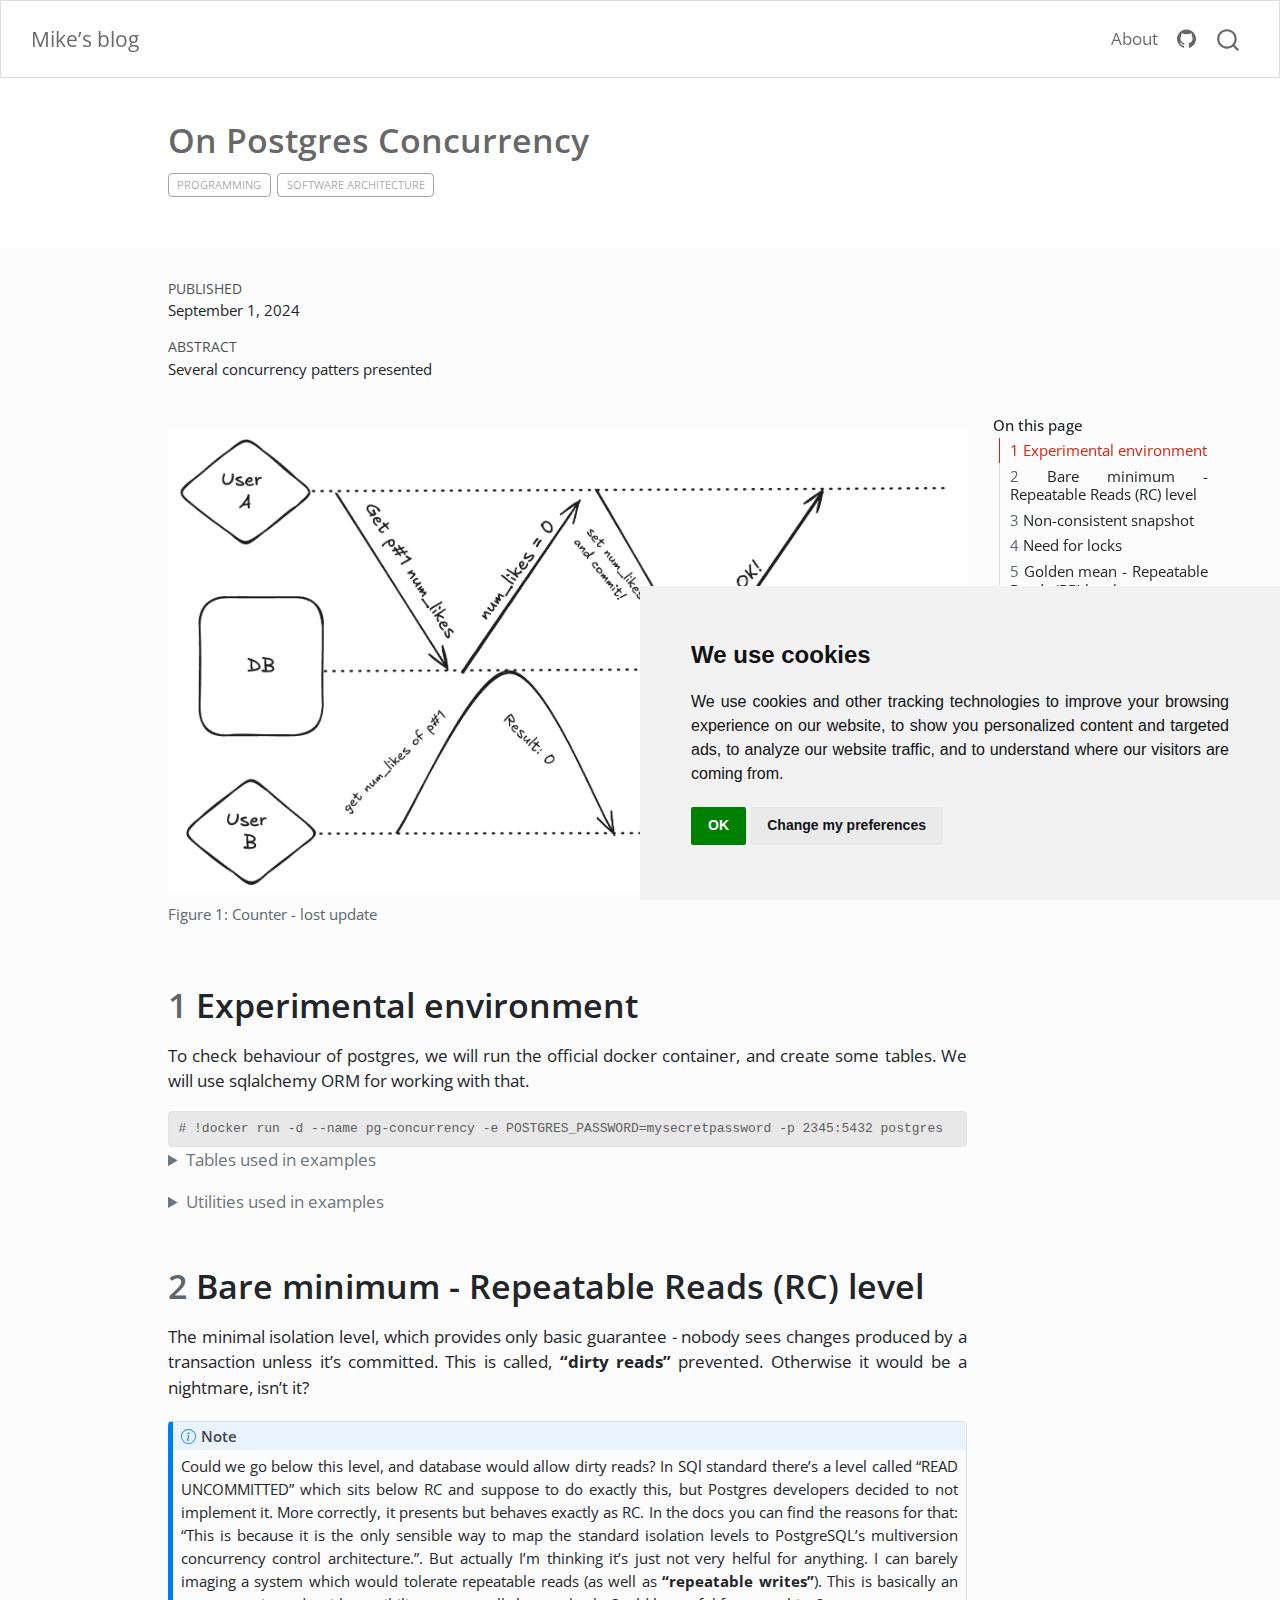
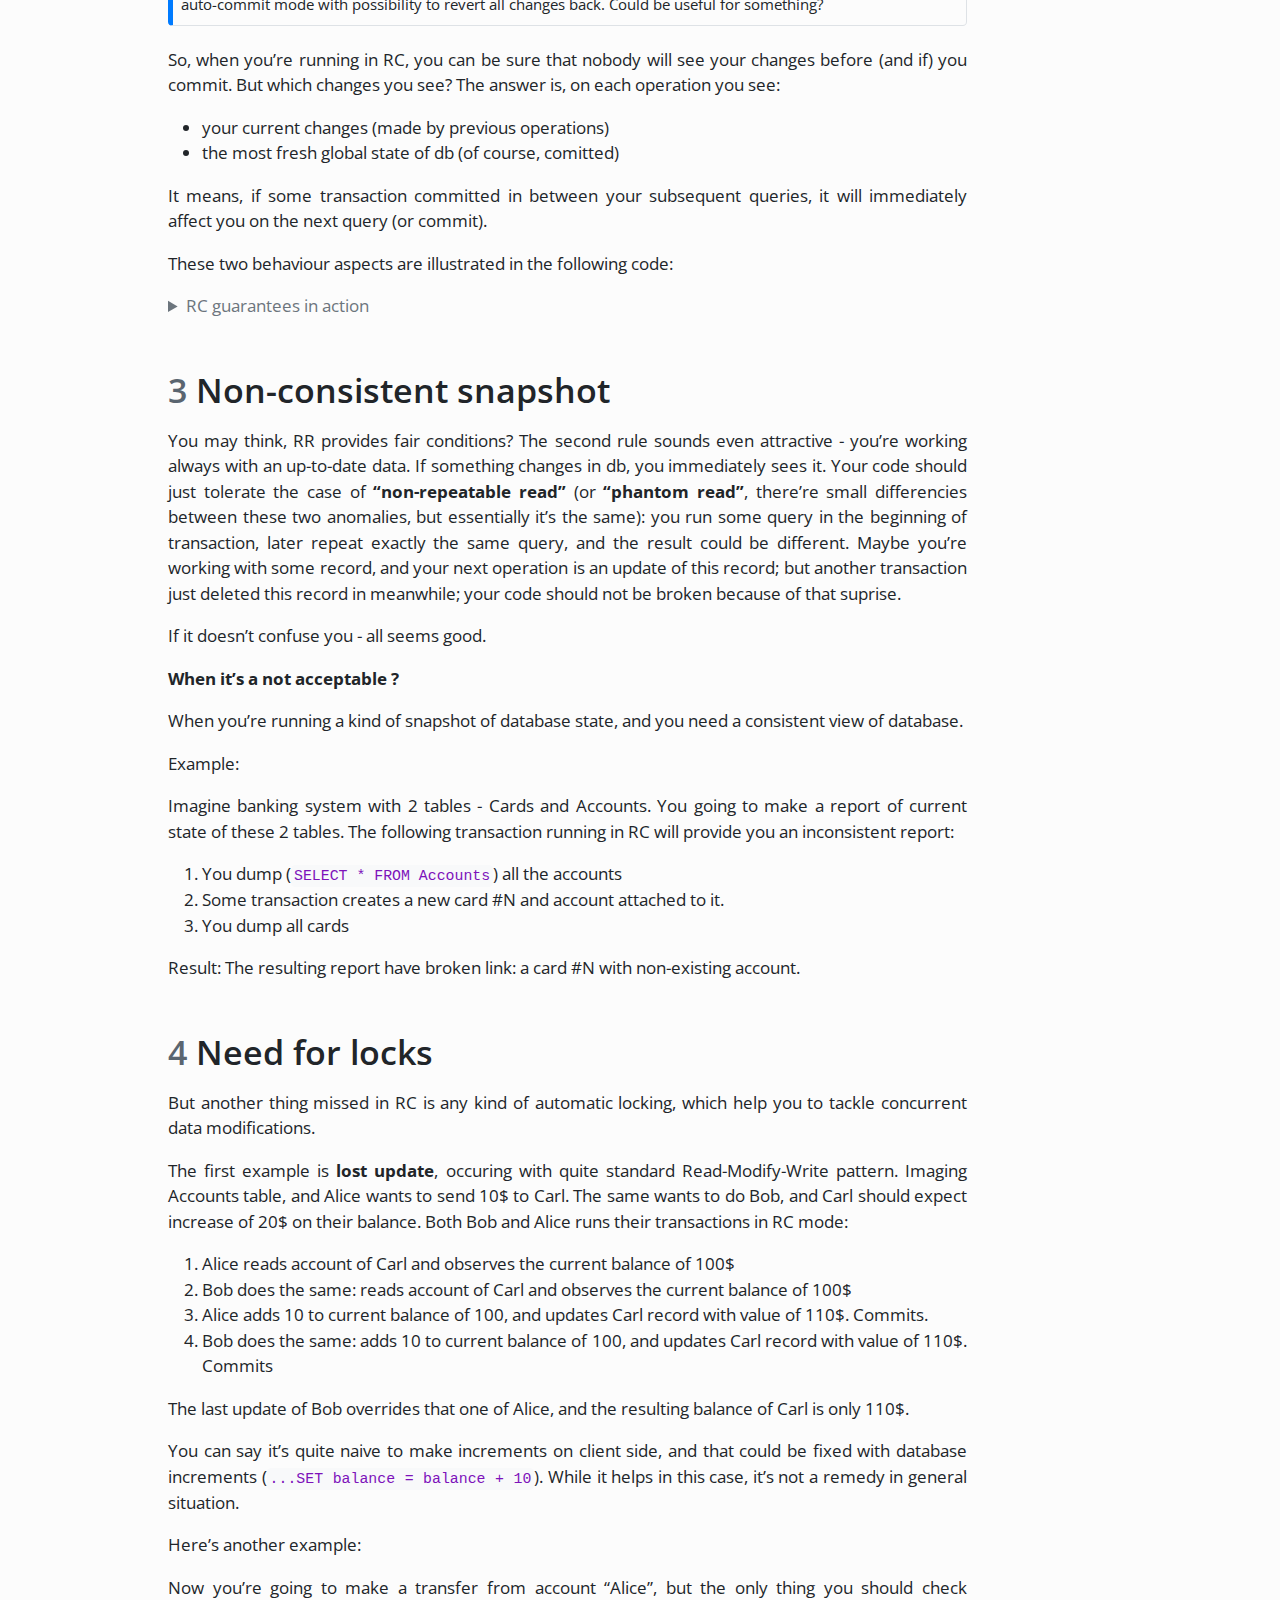
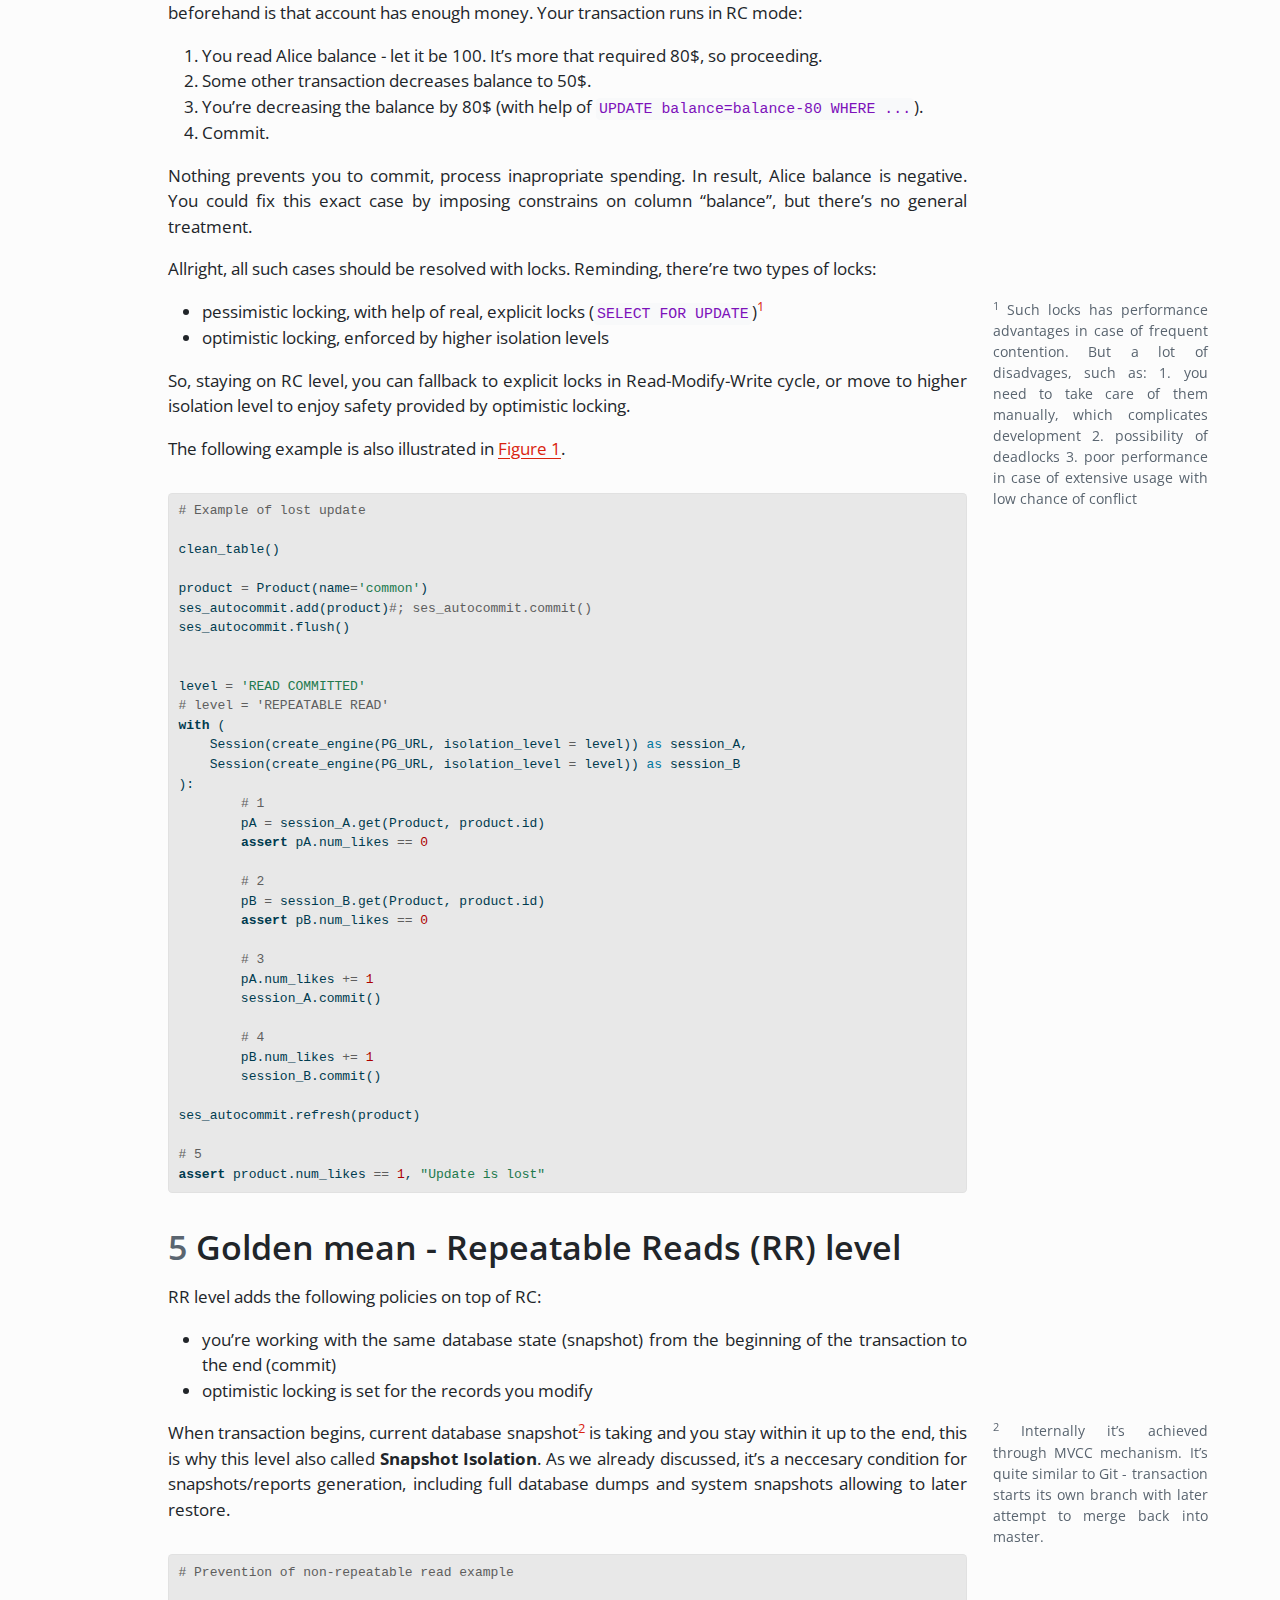
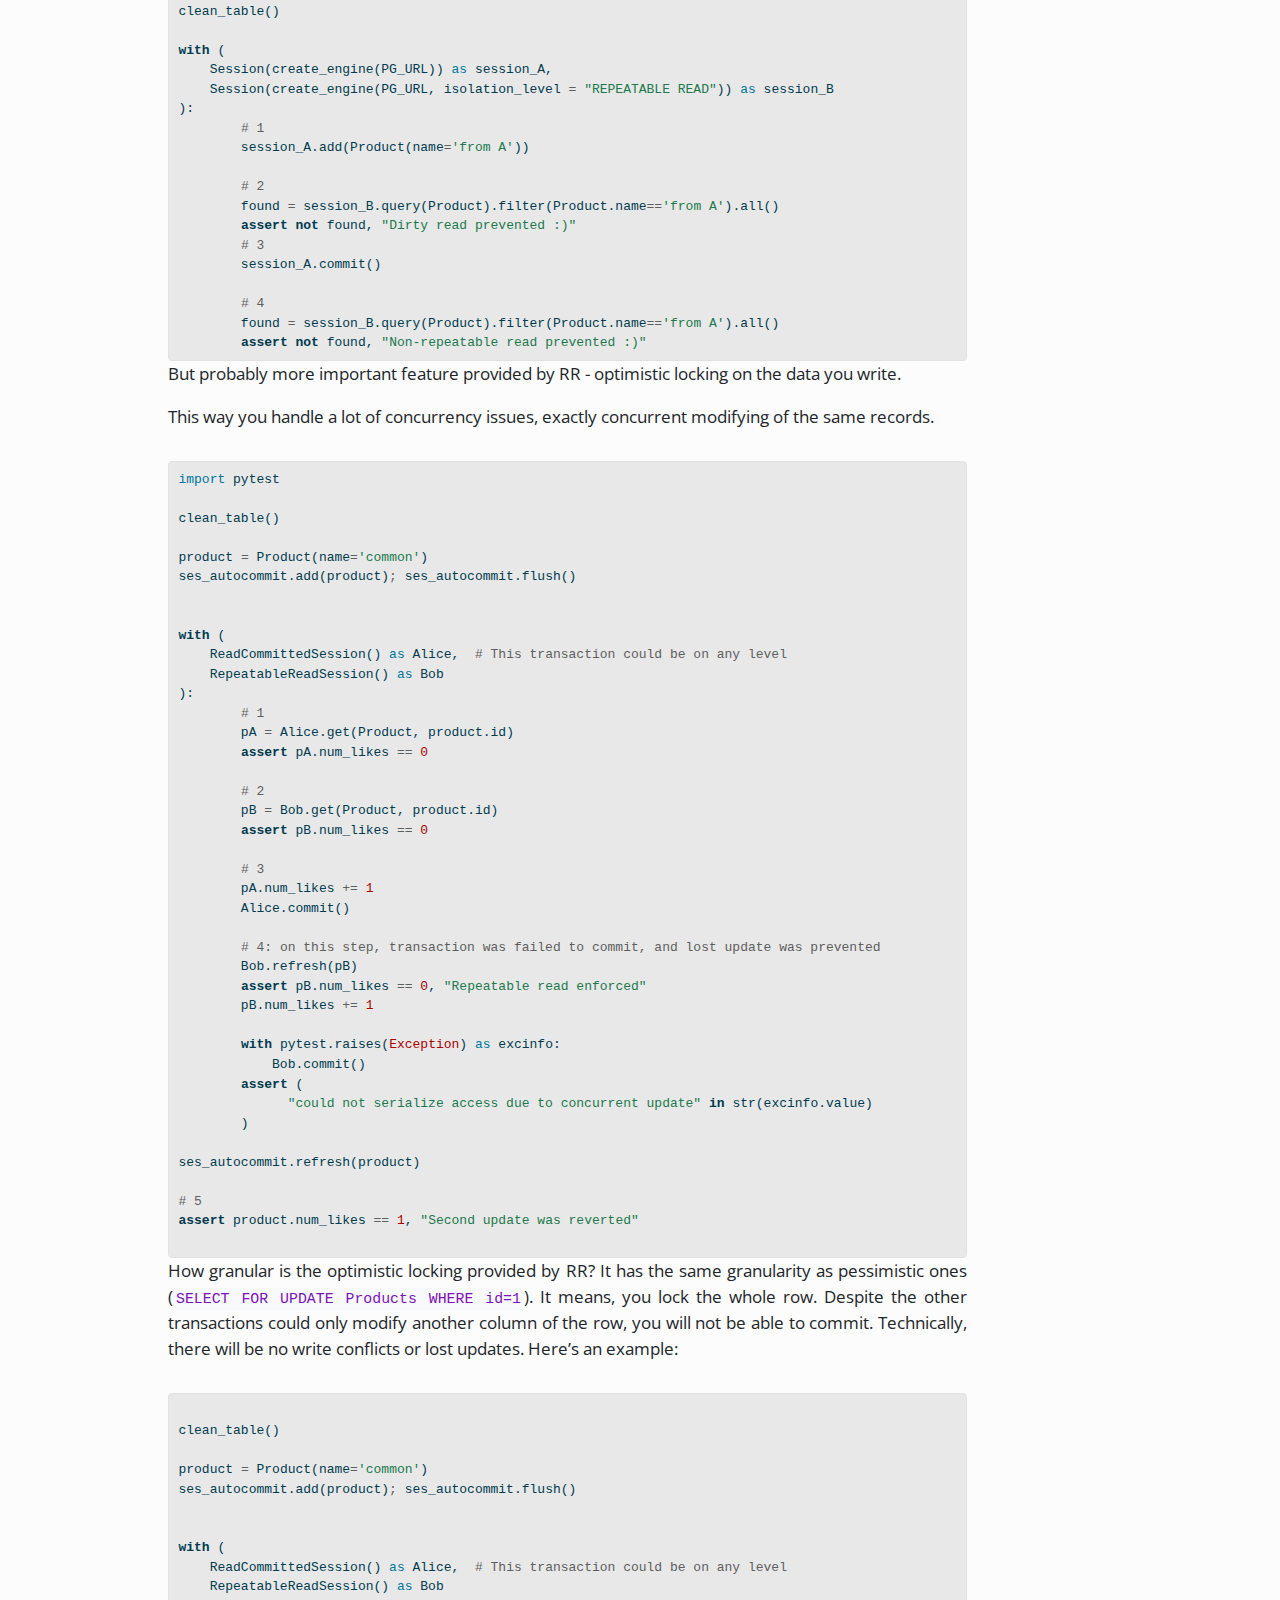
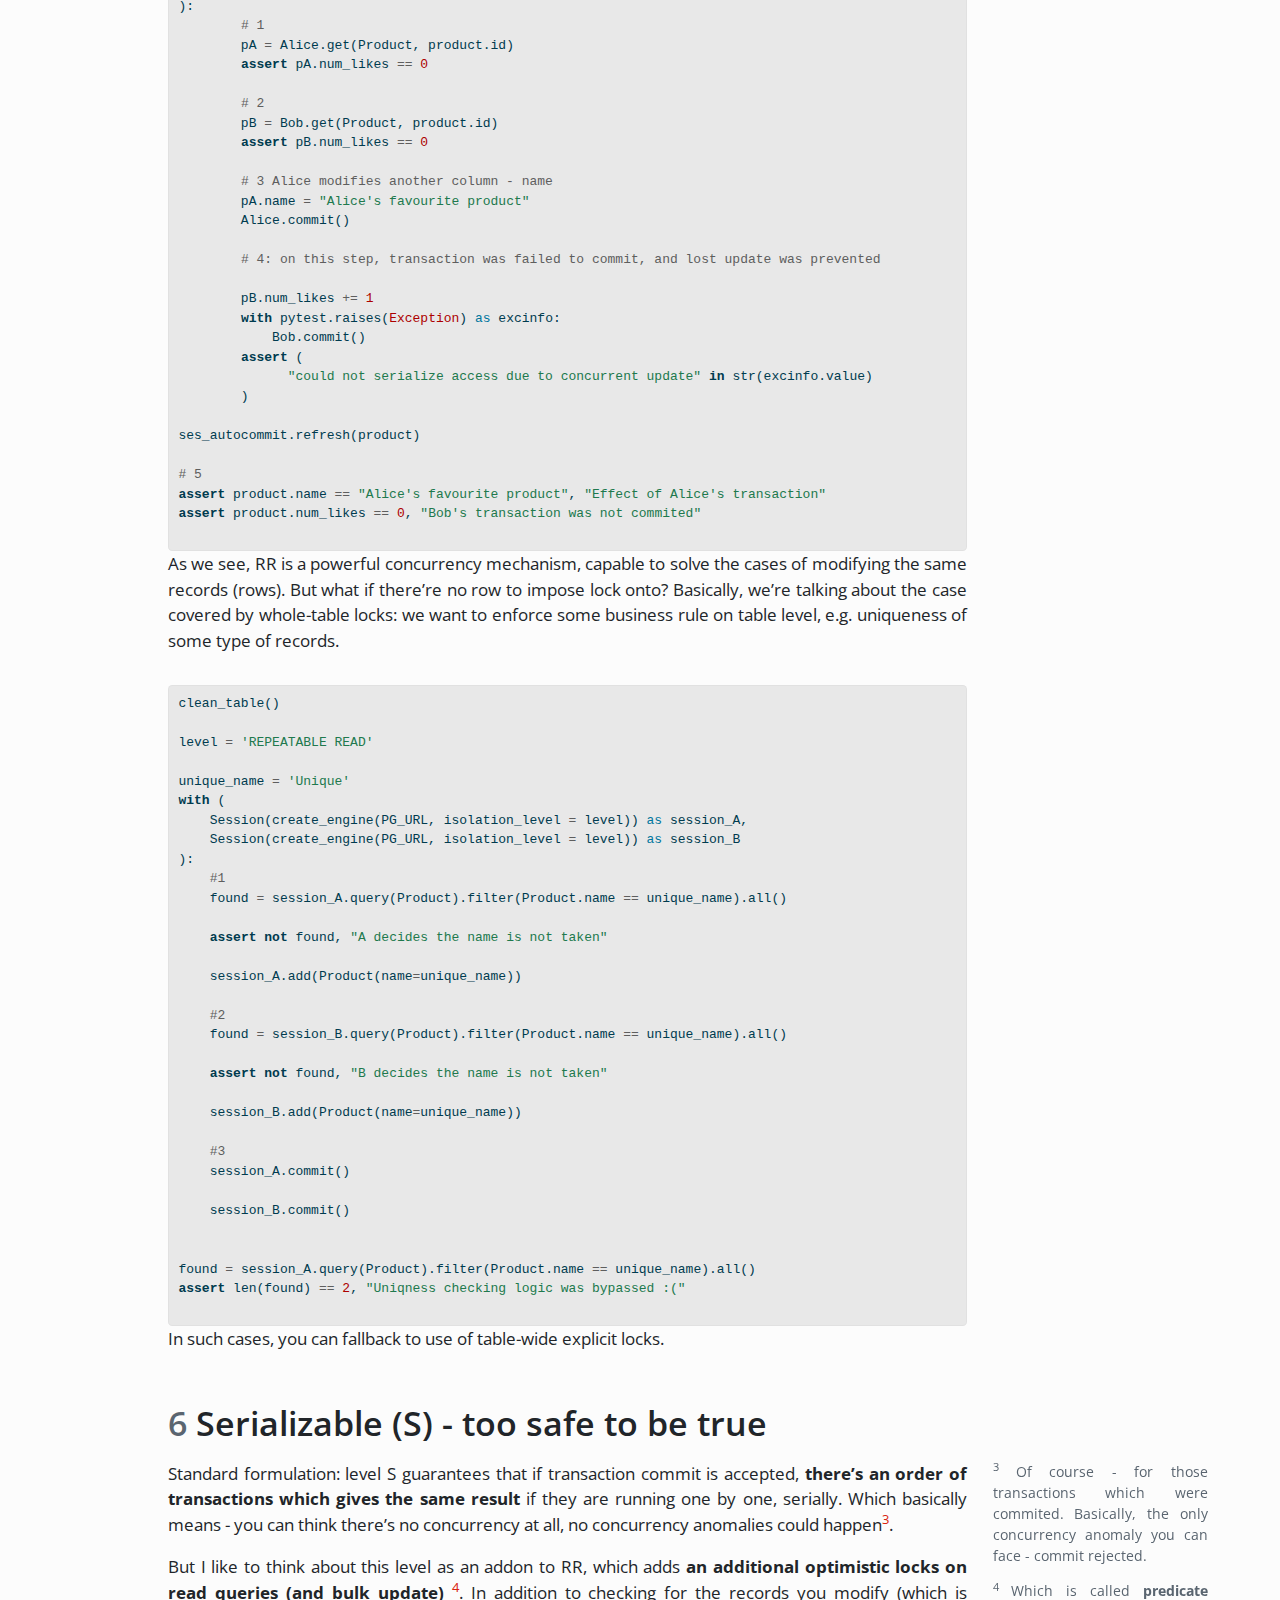
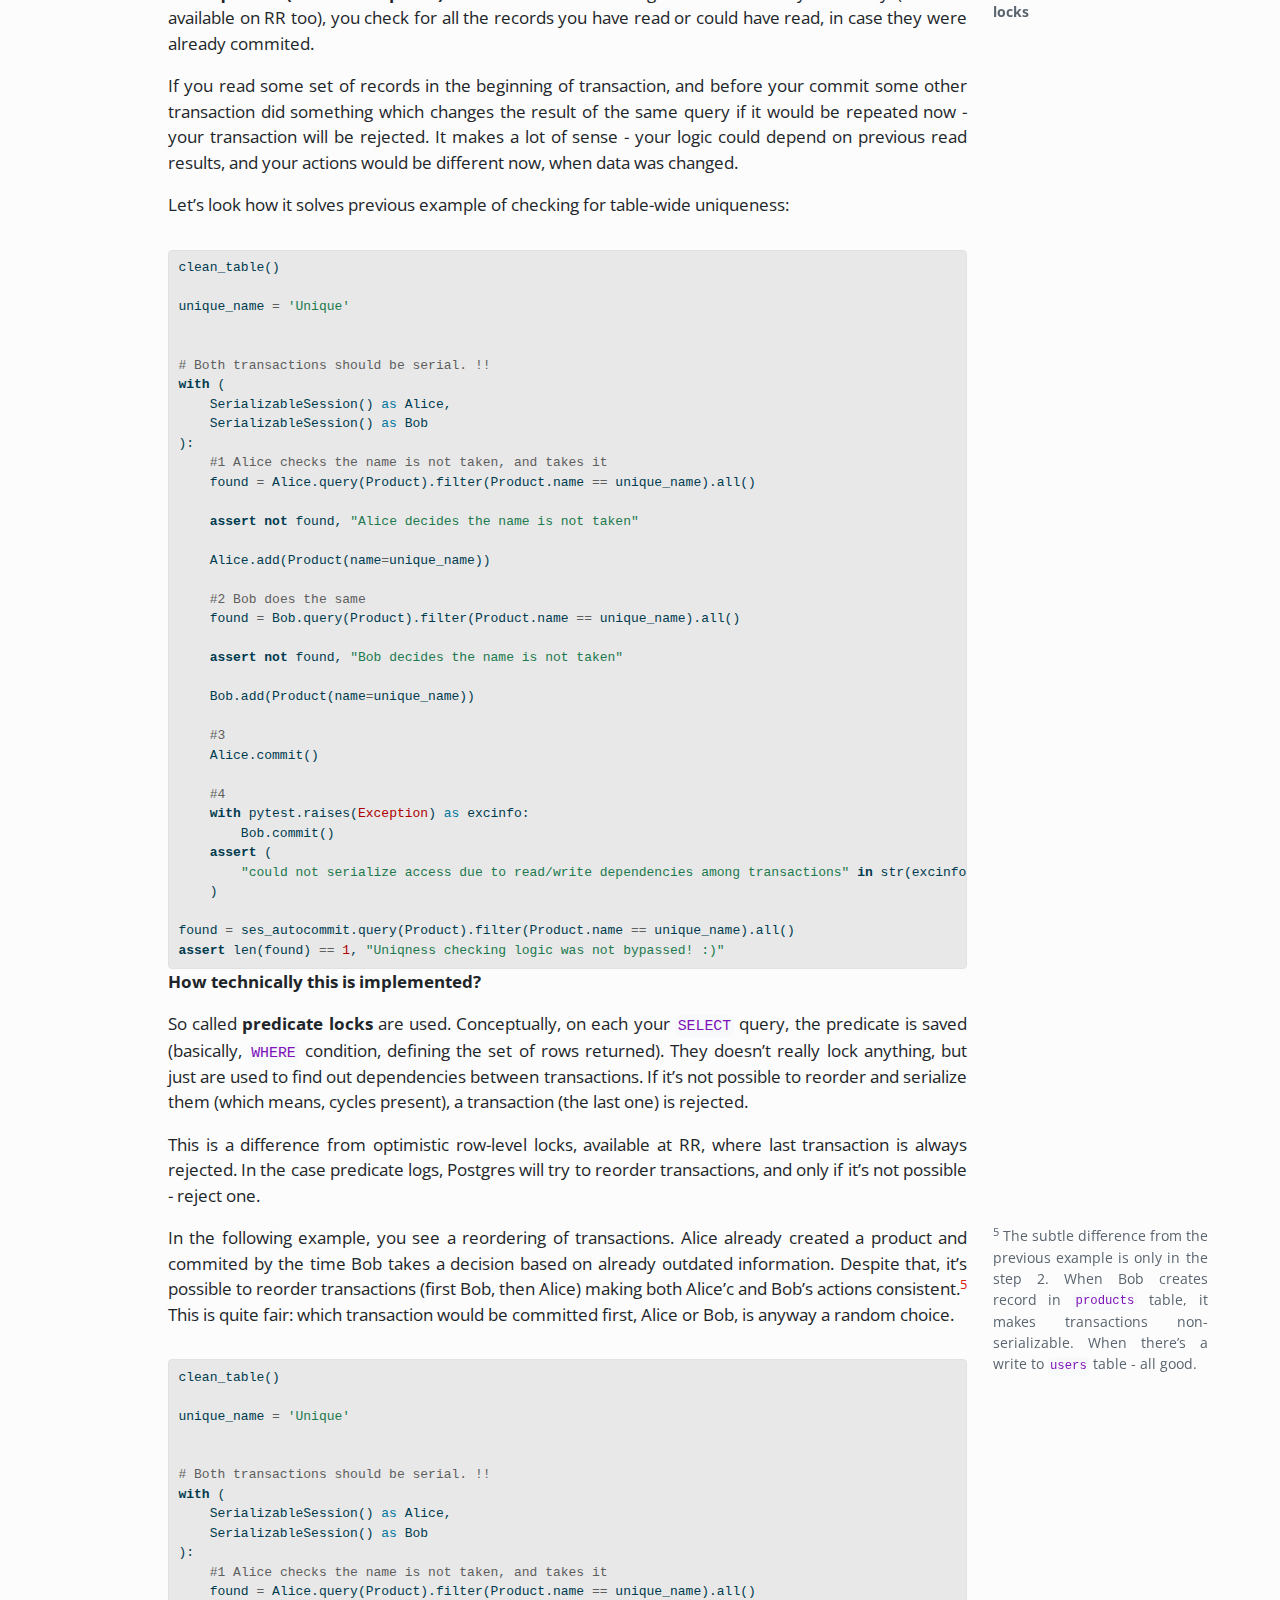
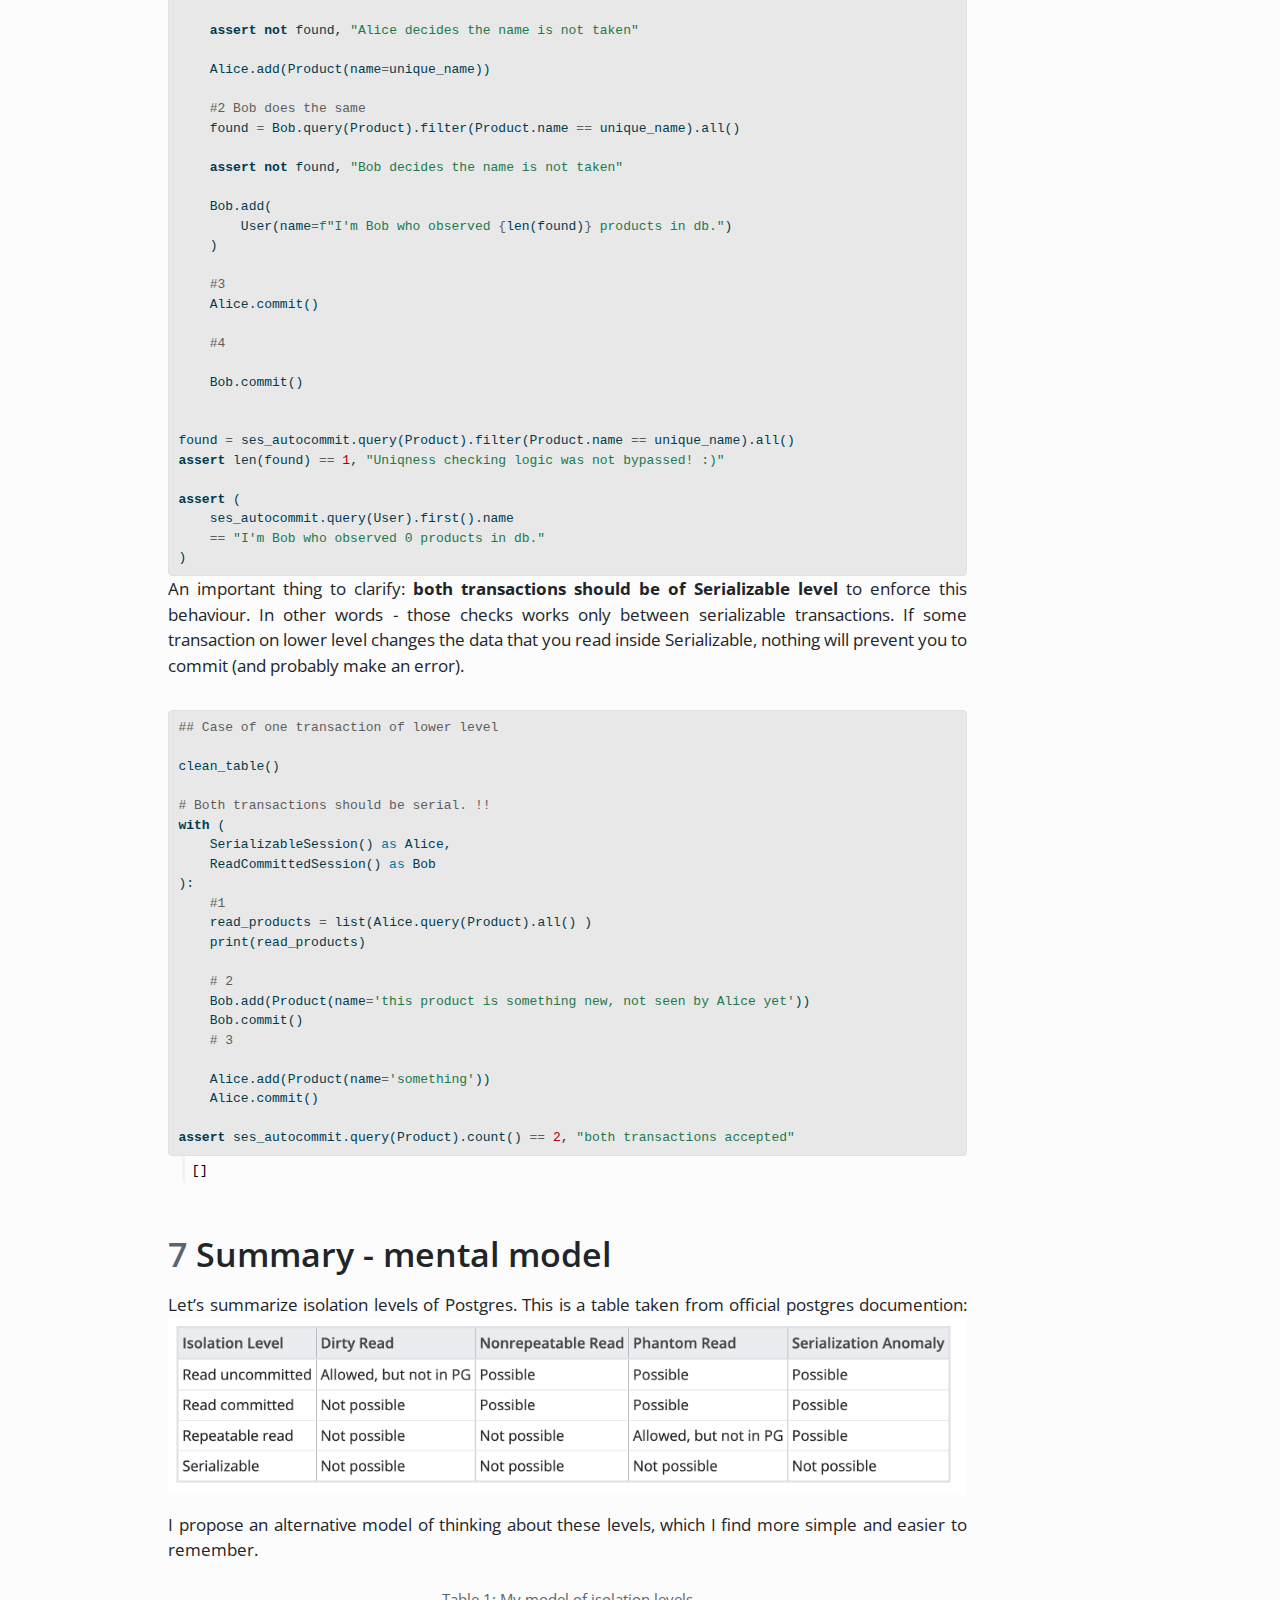
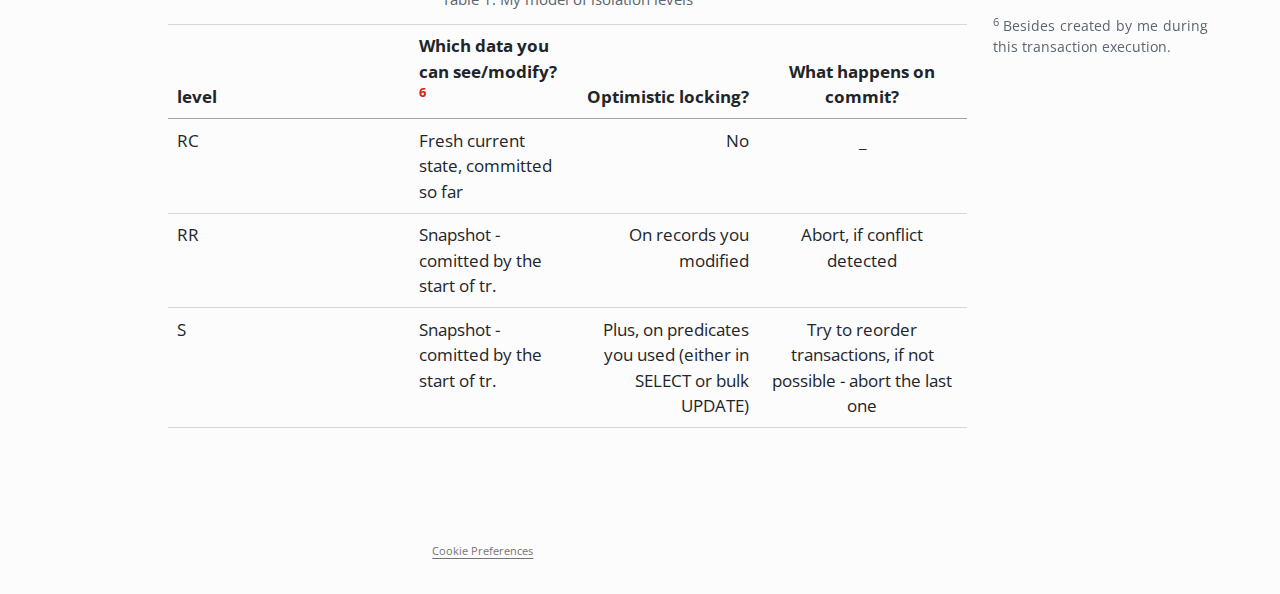
<file: posts/on_postgres_concurrency/index.html>
<!DOCTYPE html>
<html xmlns="http://www.w3.org/1999/xhtml" lang="en" xml:lang="en"><head>

<meta charset="utf-8">
<meta name="generator" content="quarto-1.5.45">

<meta name="viewport" content="width=device-width, initial-scale=1.0, user-scalable=yes">

<meta name="dcterms.date" content="2024-09-01">

<title>On Postgres Concurrency – Mike's blog</title>
<style>
code{white-space: pre-wrap;}
span.smallcaps{font-variant: small-caps;}
div.columns{display: flex; gap: min(4vw, 1.5em);}
div.column{flex: auto; overflow-x: auto;}
div.hanging-indent{margin-left: 1.5em; text-indent: -1.5em;}
ul.task-list{list-style: none;}
ul.task-list li input[type="checkbox"] {
  width: 0.8em;
  margin: 0 0.8em 0.2em -1em; /* quarto-specific, see https://github.com/quarto-dev/quarto-cli/issues/4556 */ 
  vertical-align: middle;
}
/* CSS for syntax highlighting */
pre > code.sourceCode { white-space: pre; position: relative; }
pre > code.sourceCode > span { line-height: 1.25; }
pre > code.sourceCode > span:empty { height: 1.2em; }
.sourceCode { overflow: visible; }
code.sourceCode > span { color: inherit; text-decoration: inherit; }
div.sourceCode { margin: 1em 0; }
pre.sourceCode { margin: 0; }
@media screen {
div.sourceCode { overflow: auto; }
}
@media print {
pre > code.sourceCode { white-space: pre-wrap; }
pre > code.sourceCode > span { display: inline-block; text-indent: -5em; padding-left: 5em; }
}
pre.numberSource code
  { counter-reset: source-line 0; }
pre.numberSource code > span
  { position: relative; left: -4em; counter-increment: source-line; }
pre.numberSource code > span > a:first-child::before
  { content: counter(source-line);
    position: relative; left: -1em; text-align: right; vertical-align: baseline;
    border: none; display: inline-block;
    -webkit-touch-callout: none; -webkit-user-select: none;
    -khtml-user-select: none; -moz-user-select: none;
    -ms-user-select: none; user-select: none;
    padding: 0 4px; width: 4em;
  }
pre.numberSource { margin-left: 3em;  padding-left: 4px; }
div.sourceCode
  {   }
@media screen {
pre > code.sourceCode > span > a:first-child::before { text-decoration: underline; }
}
</style>


<script src="../../site_libs/quarto-nav/quarto-nav.js"></script>
<script src="../../site_libs/quarto-nav/headroom.min.js"></script>
<script src="../../site_libs/clipboard/clipboard.min.js"></script>
<script src="../../site_libs/quarto-search/autocomplete.umd.js"></script>
<script src="../../site_libs/quarto-search/fuse.min.js"></script>
<script src="../../site_libs/quarto-search/quarto-search.js"></script>
<meta name="quarto:offset" content="../../">
<script src="../../site_libs/cookie-consent/cookie-consent.js"></script>
<link href="../../site_libs/cookie-consent/cookie-consent.css" rel="stylesheet">
<script src="../../site_libs/quarto-html/quarto.js"></script>
<script src="../../site_libs/quarto-html/popper.min.js"></script>
<script src="../../site_libs/quarto-html/tippy.umd.min.js"></script>
<script src="../../site_libs/quarto-html/anchor.min.js"></script>
<link href="../../site_libs/quarto-html/tippy.css" rel="stylesheet">
<link href="../../site_libs/quarto-html/quarto-syntax-highlighting.css" rel="stylesheet" id="quarto-text-highlighting-styles">
<script src="../../site_libs/bootstrap/bootstrap.min.js"></script>
<link href="../../site_libs/bootstrap/bootstrap-icons.css" rel="stylesheet">
<link href="../../site_libs/bootstrap/bootstrap.min.css" rel="stylesheet" id="quarto-bootstrap" data-mode="light">
<script src="../../site_libs/quarto-contrib/glightbox/glightbox.min.js"></script>
<link href="../../site_libs/quarto-contrib/glightbox/glightbox.min.css" rel="stylesheet">
<link href="../../site_libs/quarto-contrib/glightbox/lightbox.css" rel="stylesheet">
<script id="quarto-search-options" type="application/json">{
  "location": "navbar",
  "copy-button": false,
  "collapse-after": 3,
  "panel-placement": "end",
  "type": "overlay",
  "limit": 50,
  "keyboard-shortcut": [
    "f",
    "/",
    "s"
  ],
  "show-item-context": false,
  "language": {
    "search-no-results-text": "No results",
    "search-matching-documents-text": "matching documents",
    "search-copy-link-title": "Copy link to search",
    "search-hide-matches-text": "Hide additional matches",
    "search-more-match-text": "more match in this document",
    "search-more-matches-text": "more matches in this document",
    "search-clear-button-title": "Clear",
    "search-text-placeholder": "",
    "search-detached-cancel-button-title": "Cancel",
    "search-submit-button-title": "Submit",
    "search-label": "Search"
  }
}</script>
<script async="" src="https://www.googletagmanager.com/gtag/js?id=G-9LRCYKYZ44"></script>

<script type="text/plain" cookie-consent="tracking">

window.dataLayer = window.dataLayer || [];
function gtag(){dataLayer.push(arguments);}
gtag('js', new Date());
gtag('config', 'G-9LRCYKYZ44', { 'anonymize_ip': true});
</script>

<script type="text/javascript" charset="UTF-8">
document.addEventListener('DOMContentLoaded', function () {
cookieconsent.run({
  "notice_banner_type":"simple",
  "consent_type":"implied",
  "palette":"light",
  "language":"en",
  "page_load_consent_levels":["strictly-necessary","functionality","tracking","targeting"],
  "notice_banner_reject_button_hide":false,
  "preferences_center_close_button_hide":false,
  "website_name":""
  ,
"language":"en"
  });
});
</script> 
  


<link rel="stylesheet" href="../../styles.css">
</head>

<body class="nav-fixed">

<div id="quarto-search-results"></div>
  <header id="quarto-header" class="headroom fixed-top quarto-banner">
    <nav class="navbar navbar-expand-lg " data-bs-theme="dark">
      <div class="navbar-container container-fluid">
      <div class="navbar-brand-container mx-auto">
    <a class="navbar-brand" href="../../index.html">
    <span class="navbar-title">Mike’s blog</span>
    </a>
  </div>
            <div id="quarto-search" class="" title="Search"></div>
          <button class="navbar-toggler" type="button" data-bs-toggle="collapse" data-bs-target="#navbarCollapse" aria-controls="navbarCollapse" role="menu" aria-expanded="false" aria-label="Toggle navigation" onclick="if (window.quartoToggleHeadroom) { window.quartoToggleHeadroom(); }">
  <span class="navbar-toggler-icon"></span>
</button>
          <div class="collapse navbar-collapse" id="navbarCollapse">
            <ul class="navbar-nav navbar-nav-scroll ms-auto">
  <li class="nav-item">
    <a class="nav-link" href="../../about.html"> 
<span class="menu-text">About</span></a>
  </li>  
  <li class="nav-item compact">
    <a class="nav-link" href="https://github.com/"> <i class="bi bi-github" role="img">
</i> 
<span class="menu-text"></span></a>
  </li>  
</ul>
          </div> <!-- /navcollapse -->
            <div class="quarto-navbar-tools">
</div>
      </div> <!-- /container-fluid -->
    </nav>
</header>
<!-- content -->
<header id="title-block-header" class="quarto-title-block default page-columns page-full">
  <div class="quarto-title-banner page-columns page-full">
    <div class="quarto-title column-body">
      <h1 class="title">On Postgres Concurrency</h1>
                                <div class="quarto-categories">
                <div class="quarto-category">programming</div>
                <div class="quarto-category">software architecture</div>
              </div>
                  </div>
  </div>
    
  
  <div class="quarto-title-meta">

      
      <div>
      <div class="quarto-title-meta-heading">Published</div>
      <div class="quarto-title-meta-contents">
        <p class="date">September 1, 2024</p>
      </div>
    </div>
    
      
    </div>
    
  <div>
    <div class="abstract">
      <div class="block-title">Abstract</div>
      <p>Several concurrency patters presented</p>
    </div>
  </div>
  
  </header><div id="quarto-content" class="quarto-container page-columns page-rows-contents page-layout-article page-navbar">
<!-- sidebar -->
<!-- margin-sidebar -->
    <div id="quarto-margin-sidebar" class="sidebar margin-sidebar">
        <nav id="TOC" role="doc-toc" class="toc-active">
    <h2 id="toc-title">On this page</h2>
   
  <ul>
  <li><a href="#experimental-environment" id="toc-experimental-environment" class="nav-link active" data-scroll-target="#experimental-environment"><span class="header-section-number">1</span> Experimental environment</a></li>
  <li><a href="#bare-minimum---repeatable-reads-rc-level" id="toc-bare-minimum---repeatable-reads-rc-level" class="nav-link" data-scroll-target="#bare-minimum---repeatable-reads-rc-level"><span class="header-section-number">2</span> Bare minimum - Repeatable Reads (RC) level</a></li>
  <li><a href="#non-consistent-snapshot" id="toc-non-consistent-snapshot" class="nav-link" data-scroll-target="#non-consistent-snapshot"><span class="header-section-number">3</span> Non-consistent snapshot</a></li>
  <li><a href="#need-for-locks" id="toc-need-for-locks" class="nav-link" data-scroll-target="#need-for-locks"><span class="header-section-number">4</span> Need for locks</a></li>
  <li><a href="#golden-mean---repeatable-reads-rr-level" id="toc-golden-mean---repeatable-reads-rr-level" class="nav-link" data-scroll-target="#golden-mean---repeatable-reads-rr-level"><span class="header-section-number">5</span> Golden mean - Repeatable Reads (RR) level</a></li>
  <li><a href="#serializable-s---too-safe-to-be-true" id="toc-serializable-s---too-safe-to-be-true" class="nav-link" data-scroll-target="#serializable-s---too-safe-to-be-true"><span class="header-section-number">6</span> Serializable (S) - too safe to be true</a></li>
  <li><a href="#summary---mental-model" id="toc-summary---mental-model" class="nav-link" data-scroll-target="#summary---mental-model"><span class="header-section-number">7</span> Summary - mental model</a></li>
  </ul>
</nav>
    </div>
<!-- main -->
<main class="content quarto-banner-title-block page-columns page-full" id="quarto-document-content">





<div id="fig-counter-lost-update" class="quarto-float quarto-figure quarto-figure-center anchored">
<figure class="quarto-float quarto-float-fig figure">
<div aria-describedby="fig-counter-lost-update-caption-0ceaefa1-69ba-4598-a22c-09a6ac19f8ca">
<a href="pg_conc1.png" class="lightbox" data-gallery="quarto-lightbox-gallery-1" title="Figure&nbsp;1: Counter - lost update"><img src="pg_conc1.png" class="img-fluid figure-img"></a>
</div>
<figcaption class="quarto-float-caption-bottom quarto-float-caption quarto-float-fig" id="fig-counter-lost-update-caption-0ceaefa1-69ba-4598-a22c-09a6ac19f8ca">
Figure&nbsp;1: Counter - lost update
</figcaption>
</figure>
</div>
<section id="experimental-environment" class="level1" data-number="1">
<h1 data-number="1"><span class="header-section-number">1</span> Experimental environment</h1>
<p>To check behaviour of postgres, we will run the official docker container, and create some tables. We will use sqlalchemy ORM for working with that.</p>
<div id="cell-6" class="cell" data-execution_count="1">
<div class="sourceCode cell-code" id="cb1"><pre class="sourceCode python code-with-copy"><code class="sourceCode python"><span id="cb1-1"><a href="#cb1-1" aria-hidden="true" tabindex="-1"></a><span class="co"># !docker run -d --name pg-concurrency -e POSTGRES_PASSWORD=mysecretpassword -p 2345:5432 postgres</span></span></code><button title="Copy to Clipboard" class="code-copy-button"><i class="bi"></i></button></pre></div>
</div>
<div id="tables-setup" class="cell" data-execution_count="23">
<details class="code-fold">
<summary>Tables used in examples</summary>
<div class="sourceCode cell-code" id="Z" data-lst-cap="Y"><pre class="sourceCode python code-with-copy"><code class="sourceCode python"><span id="Z-1"><a href="#Z-1" aria-hidden="true" tabindex="-1"></a><span class="im">from</span> sqlalchemy <span class="im">import</span> create_engine, insert, select, text, Integer, String, Text</span>
<span id="Z-2"><a href="#Z-2" aria-hidden="true" tabindex="-1"></a><span class="im">from</span> sqlalchemy.orm <span class="im">import</span> declarative_base, mapped_column, Session</span>
<span id="Z-3"><a href="#Z-3" aria-hidden="true" tabindex="-1"></a><span class="im">import</span> pytest</span>
<span id="Z-4"><a href="#Z-4" aria-hidden="true" tabindex="-1"></a></span>
<span id="Z-5"><a href="#Z-5" aria-hidden="true" tabindex="-1"></a>PG_URL <span class="op">=</span> <span class="st">'postgresql+psycopg2://postgres:mysecretpassword@localhost:2345/postgres'</span></span>
<span id="Z-6"><a href="#Z-6" aria-hidden="true" tabindex="-1"></a>engine <span class="op">=</span> create_engine(PG_URL)</span>
<span id="Z-7"><a href="#Z-7" aria-hidden="true" tabindex="-1"></a></span>
<span id="Z-8"><a href="#Z-8" aria-hidden="true" tabindex="-1"></a>Base <span class="op">=</span> declarative_base()</span>
<span id="Z-9"><a href="#Z-9" aria-hidden="true" tabindex="-1"></a></span>
<span id="Z-10"><a href="#Z-10" aria-hidden="true" tabindex="-1"></a><span class="kw">class</span> User(Base):</span>
<span id="Z-11"><a href="#Z-11" aria-hidden="true" tabindex="-1"></a>    __tablename__ <span class="op">=</span> <span class="st">'users'</span></span>
<span id="Z-12"><a href="#Z-12" aria-hidden="true" tabindex="-1"></a></span>
<span id="Z-13"><a href="#Z-13" aria-hidden="true" tabindex="-1"></a>    <span class="bu">id</span> <span class="op">=</span> mapped_column(Integer, primary_key<span class="op">=</span><span class="va">True</span>)</span>
<span id="Z-14"><a href="#Z-14" aria-hidden="true" tabindex="-1"></a>    name <span class="op">=</span> mapped_column(String, nullable<span class="op">=</span><span class="va">True</span>)</span>
<span id="Z-15"><a href="#Z-15" aria-hidden="true" tabindex="-1"></a></span>
<span id="Z-16"><a href="#Z-16" aria-hidden="true" tabindex="-1"></a></span>
<span id="Z-17"><a href="#Z-17" aria-hidden="true" tabindex="-1"></a><span class="kw">class</span> Product(Base):</span>
<span id="Z-18"><a href="#Z-18" aria-hidden="true" tabindex="-1"></a>    __tablename__ <span class="op">=</span> <span class="st">'product'</span></span>
<span id="Z-19"><a href="#Z-19" aria-hidden="true" tabindex="-1"></a>    </span>
<span id="Z-20"><a href="#Z-20" aria-hidden="true" tabindex="-1"></a>    <span class="bu">id</span> <span class="op">=</span> mapped_column(Integer, primary_key<span class="op">=</span><span class="va">True</span>)</span>
<span id="Z-21"><a href="#Z-21" aria-hidden="true" tabindex="-1"></a>    name <span class="op">=</span> mapped_column(String, nullable<span class="op">=</span><span class="va">True</span>)</span>
<span id="Z-22"><a href="#Z-22" aria-hidden="true" tabindex="-1"></a>    num_likes <span class="op">=</span> mapped_column(Integer, default<span class="op">=</span><span class="dv">0</span>)</span>
<span id="Z-23"><a href="#Z-23" aria-hidden="true" tabindex="-1"></a></span>
<span id="Z-24"><a href="#Z-24" aria-hidden="true" tabindex="-1"></a>    <span class="kw">def</span> <span class="fu">__str__</span>(<span class="va">self</span>):</span>
<span id="Z-25"><a href="#Z-25" aria-hidden="true" tabindex="-1"></a>        <span class="cf">return</span> <span class="ss">f'p#</span><span class="sc">{</span><span class="va">self</span><span class="sc">.</span><span class="bu">id</span><span class="sc">}</span><span class="ss">'</span></span>
<span id="Z-26"><a href="#Z-26" aria-hidden="true" tabindex="-1"></a></span>
<span id="Z-27"><a href="#Z-27" aria-hidden="true" tabindex="-1"></a>Base.metadata.drop_all(engine)</span>
<span id="Z-28"><a href="#Z-28" aria-hidden="true" tabindex="-1"></a>Base.metadata.create_all(engine)</span></code><button title="Copy to Clipboard" class="code-copy-button"><i class="bi"></i></button></pre></div>
</details>
</div>
<div id="utilities" class="cell" data-execution_count="24">
<details class="code-fold">
<summary>Utilities used in examples</summary>
<div class="sourceCode cell-code" id="cb2"><pre class="sourceCode python code-with-copy"><code class="sourceCode python"><span id="cb2-1"><a href="#cb2-1" aria-hidden="true" tabindex="-1"></a>ses_autocommit <span class="op">=</span> Session(</span>
<span id="cb2-2"><a href="#cb2-2" aria-hidden="true" tabindex="-1"></a>    engine.execution_options(isolation_level<span class="op">=</span><span class="st">"AUTOCOMMIT"</span>), </span>
<span id="cb2-3"><a href="#cb2-3" aria-hidden="true" tabindex="-1"></a>    autoflush<span class="op">=</span><span class="va">True</span>, autobegin<span class="op">=</span><span class="va">True</span></span>
<span id="cb2-4"><a href="#cb2-4" aria-hidden="true" tabindex="-1"></a>)</span>
<span id="cb2-5"><a href="#cb2-5" aria-hidden="true" tabindex="-1"></a></span>
<span id="cb2-6"><a href="#cb2-6" aria-hidden="true" tabindex="-1"></a><span class="co"># Clean table</span></span>
<span id="cb2-7"><a href="#cb2-7" aria-hidden="true" tabindex="-1"></a><span class="kw">def</span> clean_table():</span>
<span id="cb2-8"><a href="#cb2-8" aria-hidden="true" tabindex="-1"></a>    ses_autocommit.execute(text(<span class="st">"DELETE from product"</span>))<span class="co">#; session.commit()</span></span>
<span id="cb2-9"><a href="#cb2-9" aria-hidden="true" tabindex="-1"></a>    ses_autocommit.execute(text(<span class="st">"DELETE from users"</span>))<span class="co">#; session.commit()</span></span>
<span id="cb2-10"><a href="#cb2-10" aria-hidden="true" tabindex="-1"></a><span class="im">from</span> sqlalchemy.orm <span class="im">import</span> sessionmaker</span>
<span id="cb2-11"><a href="#cb2-11" aria-hidden="true" tabindex="-1"></a></span>
<span id="cb2-12"><a href="#cb2-12" aria-hidden="true" tabindex="-1"></a>ReadCommittedSession <span class="op">=</span> sessionmaker(create_engine(PG_URL, isolation_level<span class="op">=</span><span class="st">'READ COMMITTED'</span>), autoflush<span class="op">=</span><span class="va">True</span>)</span>
<span id="cb2-13"><a href="#cb2-13" aria-hidden="true" tabindex="-1"></a>RepeatableReadSession <span class="op">=</span> sessionmaker(create_engine(PG_URL, isolation_level<span class="op">=</span><span class="st">"REPEATABLE READ"</span>), autoflush<span class="op">=</span><span class="va">True</span>)</span>
<span id="cb2-14"><a href="#cb2-14" aria-hidden="true" tabindex="-1"></a>SerializableSession <span class="op">=</span> sessionmaker(create_engine(PG_URL, isolation_level<span class="op">=</span><span class="st">"SERIALIZABLE"</span>), autoflush<span class="op">=</span><span class="va">True</span>)</span></code><button title="Copy to Clipboard" class="code-copy-button"><i class="bi"></i></button></pre></div>
</details>
</div>
</section>
<section id="bare-minimum---repeatable-reads-rc-level" class="level1" data-number="2">
<h1 data-number="2"><span class="header-section-number">2</span> Bare minimum - Repeatable Reads (RC) level</h1>
<p>The minimal isolation level, which provides only basic guarantee - nobody sees changes produced by a transaction unless it’s committed. This is called, <strong>“dirty reads”</strong> prevented. Otherwise it would be a nightmare, isn’t it?</p>
<div class="callout callout-style-default callout-note callout-titled">
<div class="callout-header d-flex align-content-center">
<div class="callout-icon-container">
<i class="callout-icon"></i>
</div>
<div class="callout-title-container flex-fill">
Note
</div>
</div>
<div class="callout-body-container callout-body">
<p>Could we go below this level, and database would allow dirty reads? In SQl standard there’s a level called “READ UNCOMMITTED” which sits below RC and suppose to do exactly this, but Postgres developers decided to not implement it. More correctly, it presents but behaves exactly as RC. In the docs you can find the reasons for that: “This is because it is the only sensible way to map the standard isolation levels to PostgreSQL’s multiversion concurrency control architecture.”. But actually I’m thinking it’s just not very helful for anything. I can barely imaging a system which would tolerate repeatable reads (as well as <strong>“repeatable writes”</strong>). This is basically an auto-commit mode with possibility to revert all changes back. Could be useful for something?</p>
</div>
</div>
<p>So, when you’re running in RC, you can be sure that nobody will see your changes before (and if) you commit. But which changes you see? The answer is, on each operation you see:</p>
<ul>
<li>your current changes (made by previous operations)</li>
<li>the most fresh global state of db (of course, comitted)</li>
</ul>
<p>It means, if some transaction committed in between your subsequent queries, it will immediately affect you on the next query (or commit).</p>
<p>These two behaviour aspects are illustrated in the following code:</p>
<div id="rc" class="cell" data-execution_count="21">
<details class="code-fold">
<summary>RC guarantees in action</summary>
<div class="sourceCode cell-code" id="Z" data-lst-cap="Y"><pre class="sourceCode python code-with-copy"><code class="sourceCode python"><span id="Z-1"><a href="#Z-1" aria-hidden="true" tabindex="-1"></a>clean_table()</span>
<span id="Z-2"><a href="#Z-2" aria-hidden="true" tabindex="-1"></a></span>
<span id="Z-3"><a href="#Z-3" aria-hidden="true" tabindex="-1"></a><span class="cf">with</span> (</span>
<span id="Z-4"><a href="#Z-4" aria-hidden="true" tabindex="-1"></a>    ReadCommittedSession() <span class="im">as</span> Alice,</span>
<span id="Z-5"><a href="#Z-5" aria-hidden="true" tabindex="-1"></a>    ReadCommittedSession() <span class="im">as</span> Bob</span>
<span id="Z-6"><a href="#Z-6" aria-hidden="true" tabindex="-1"></a>):</span>
<span id="Z-7"><a href="#Z-7" aria-hidden="true" tabindex="-1"></a>    <span class="co"># 1</span></span>
<span id="Z-8"><a href="#Z-8" aria-hidden="true" tabindex="-1"></a>    Alice.add(</span>
<span id="Z-9"><a href="#Z-9" aria-hidden="true" tabindex="-1"></a>        Product(name<span class="op">=</span><span class="st">'inserted by Alice'</span>)</span>
<span id="Z-10"><a href="#Z-10" aria-hidden="true" tabindex="-1"></a>    )</span>
<span id="Z-11"><a href="#Z-11" aria-hidden="true" tabindex="-1"></a></span>
<span id="Z-12"><a href="#Z-12" aria-hidden="true" tabindex="-1"></a>    <span class="co"># 2</span></span>
<span id="Z-13"><a href="#Z-13" aria-hidden="true" tabindex="-1"></a>    found <span class="op">=</span> Bob.query(Product).<span class="bu">filter</span>(Product.name<span class="op">==</span><span class="st">'inserted by Alice'</span>).<span class="bu">all</span>()</span>
<span id="Z-14"><a href="#Z-14" aria-hidden="true" tabindex="-1"></a>    <span class="cf">assert</span> <span class="kw">not</span> found, <span class="st">"Dirty read prevented !"</span></span>
<span id="Z-15"><a href="#Z-15" aria-hidden="true" tabindex="-1"></a>    </span>
<span id="Z-16"><a href="#Z-16" aria-hidden="true" tabindex="-1"></a>    <span class="co"># 3</span></span>
<span id="Z-17"><a href="#Z-17" aria-hidden="true" tabindex="-1"></a>    Alice.commit()</span>
<span id="Z-18"><a href="#Z-18" aria-hidden="true" tabindex="-1"></a></span>
<span id="Z-19"><a href="#Z-19" aria-hidden="true" tabindex="-1"></a>    <span class="co"># 4: the same query now gives another result - this is called "non-repeatable reads"</span></span>
<span id="Z-20"><a href="#Z-20" aria-hidden="true" tabindex="-1"></a>    <span class="co"># which is fine for RC level</span></span>
<span id="Z-21"><a href="#Z-21" aria-hidden="true" tabindex="-1"></a>    found <span class="op">=</span> Bob.query(Product).<span class="bu">filter</span>(Product.name<span class="op">==</span><span class="st">'inserted by Alice'</span>).<span class="bu">all</span>()</span>
<span id="Z-22"><a href="#Z-22" aria-hidden="true" tabindex="-1"></a>    <span class="cf">assert</span> found, <span class="st">"This is non-repeatable read :("</span></span></code><button title="Copy to Clipboard" class="code-copy-button"><i class="bi"></i></button></pre></div>
</details>
</div>
</section>
<section id="non-consistent-snapshot" class="level1" data-number="3">
<h1 data-number="3"><span class="header-section-number">3</span> Non-consistent snapshot</h1>
<p>You may think, RR provides fair conditions? The second rule sounds even attractive - you’re working always with an up-to-date data. If something changes in db, you immediately sees it. Your code should just tolerate the case of <strong>“non-repeatable read”</strong> (or <strong>“phantom read”</strong>, there’re small differencies between these two anomalies, but essentially it’s the same): you run some query in the beginning of transaction, later repeat exactly the same query, and the result could be different. Maybe you’re working with some record, and your next operation is an update of this record; but another transaction just deleted this record in meanwhile; your code should not be broken because of that suprise.</p>
<p>If it doesn’t confuse you - all seems good.</p>
<p><strong>When it’s a not acceptable ?</strong></p>
<p>When you’re running a kind of snapshot of database state, and you need a consistent view of database.</p>
<p>Example:</p>
<p>Imagine banking system with 2 tables - Cards and Accounts. You going to make a report of current state of these 2 tables. The following transaction running in RC will provide you an inconsistent report:</p>
<ol type="1">
<li>You dump (<code>SELECT * FROM Accounts</code>) all the accounts</li>
<li>Some transaction creates a new card #N and account attached to it.</li>
<li>You dump all cards</li>
</ol>
<p>Result: The resulting report have broken link: a card #N with non-existing account.</p>
</section>
<section id="need-for-locks" class="level1 page-columns page-full" data-number="4">
<h1 data-number="4"><span class="header-section-number">4</span> Need for locks</h1>
<p>But another thing missed in RC is any kind of automatic locking, which help you to tackle concurrent data modifications.</p>
<p>The first example is <strong>lost update</strong>, occuring with quite standard Read-Modify-Write pattern. Imaging Accounts table, and Alice wants to send 10$ to Carl. The same wants to do Bob, and Carl should expect increase of 20$ on their balance. Both Bob and Alice runs their transactions in RC mode:</p>
<ol type="1">
<li>Alice reads account of Carl and observes the current balance of 100$</li>
<li>Bob does the same: reads account of Carl and observes the current balance of 100$</li>
<li>Alice adds 10 to current balance of 100, and updates Carl record with value of 110$. Commits.</li>
<li>Bob does the same: adds 10 to current balance of 100, and updates Carl record with value of 110$. Commits</li>
</ol>
<p>The last update of Bob overrides that one of Alice, and the resulting balance of Carl is only 110$.</p>
<p>You can say it’s quite naive to make increments on client side, and that could be fixed with database increments (<code>...SET balance = balance + 10</code>). While it helps in this case, it’s not a remedy in general situation.</p>
<p>Here’s another example:</p>
<p>Now you’re going to make a transfer from account “Alice”, but the only thing you should check beforehand is that account has enough money. Your transaction runs in RC mode:</p>
<ol type="1">
<li>You read Alice balance - let it be 100. It’s more that required 80$, so proceeding.</li>
<li>Some other transaction decreases balance to 50$.</li>
<li>You’re decreasing the balance by 80$ (with help of <code>UPDATE balance=balance-80 WHERE ...</code>).</li>
<li>Commit.</li>
</ol>
<p>Nothing prevents you to commit, process inapropriate spending. In result, Alice balance is negative. You could fix this exact case by imposing constrains on column “balance”, but there’s no general treatment.</p>
<p>Allright, all such cases should be resolved with locks. Reminding, there’re two types of locks:</p>
<ul>
<li>pessimistic locking, with help of real, explicit locks (<code>SELECT FOR UPDATE</code>)<a href="#fn1" class="footnote-ref" id="fnref1" role="doc-noteref"><sup>1</sup></a></li>
<li>optimistic locking, enforced by higher isolation levels</li>
</ul>
<div class="no-row-height column-margin column-container"><div id="fn1"><p><sup>1</sup>&nbsp;Such locks has performance advantages in case of frequent contention. But a lot of disadvages, such as: 1. you need to take care of them manually, which complicates development 2. possibility of deadlocks 3. poor performance in case of extensive usage with low chance of conflict</p></div></div><p>So, staying on RC level, you can fallback to explicit locks in Read-Modify-Write cycle, or move to higher isolation level to enjoy safety provided by optimistic locking.</p>
<p>The following example is also illustrated in <a href="#fig-counter-lost-update" class="quarto-xref">Figure&nbsp;1</a>.</p>
<div id="cell-19" class="cell" data-execution_count="18">
<div class="sourceCode cell-code" id="cb3"><pre class="sourceCode python code-with-copy"><code class="sourceCode python"><span id="cb3-1"><a href="#cb3-1" aria-hidden="true" tabindex="-1"></a><span class="co"># Example of lost update</span></span>
<span id="cb3-2"><a href="#cb3-2" aria-hidden="true" tabindex="-1"></a></span>
<span id="cb3-3"><a href="#cb3-3" aria-hidden="true" tabindex="-1"></a>clean_table()</span>
<span id="cb3-4"><a href="#cb3-4" aria-hidden="true" tabindex="-1"></a></span>
<span id="cb3-5"><a href="#cb3-5" aria-hidden="true" tabindex="-1"></a>product <span class="op">=</span> Product(name<span class="op">=</span><span class="st">'common'</span>)</span>
<span id="cb3-6"><a href="#cb3-6" aria-hidden="true" tabindex="-1"></a>ses_autocommit.add(product)<span class="co">#; ses_autocommit.commit()</span></span>
<span id="cb3-7"><a href="#cb3-7" aria-hidden="true" tabindex="-1"></a>ses_autocommit.flush()</span>
<span id="cb3-8"><a href="#cb3-8" aria-hidden="true" tabindex="-1"></a></span>
<span id="cb3-9"><a href="#cb3-9" aria-hidden="true" tabindex="-1"></a></span>
<span id="cb3-10"><a href="#cb3-10" aria-hidden="true" tabindex="-1"></a>level <span class="op">=</span> <span class="st">'READ COMMITTED'</span></span>
<span id="cb3-11"><a href="#cb3-11" aria-hidden="true" tabindex="-1"></a><span class="co"># level = 'REPEATABLE READ'</span></span>
<span id="cb3-12"><a href="#cb3-12" aria-hidden="true" tabindex="-1"></a><span class="cf">with</span> (</span>
<span id="cb3-13"><a href="#cb3-13" aria-hidden="true" tabindex="-1"></a>    Session(create_engine(PG_URL, isolation_level <span class="op">=</span> level)) <span class="im">as</span> session_A,</span>
<span id="cb3-14"><a href="#cb3-14" aria-hidden="true" tabindex="-1"></a>    Session(create_engine(PG_URL, isolation_level <span class="op">=</span> level)) <span class="im">as</span> session_B</span>
<span id="cb3-15"><a href="#cb3-15" aria-hidden="true" tabindex="-1"></a>):</span>
<span id="cb3-16"><a href="#cb3-16" aria-hidden="true" tabindex="-1"></a>        <span class="co"># 1</span></span>
<span id="cb3-17"><a href="#cb3-17" aria-hidden="true" tabindex="-1"></a>        pA <span class="op">=</span> session_A.get(Product, product.<span class="bu">id</span>)</span>
<span id="cb3-18"><a href="#cb3-18" aria-hidden="true" tabindex="-1"></a>        <span class="cf">assert</span> pA.num_likes <span class="op">==</span> <span class="dv">0</span> </span>
<span id="cb3-19"><a href="#cb3-19" aria-hidden="true" tabindex="-1"></a></span>
<span id="cb3-20"><a href="#cb3-20" aria-hidden="true" tabindex="-1"></a>        <span class="co"># 2</span></span>
<span id="cb3-21"><a href="#cb3-21" aria-hidden="true" tabindex="-1"></a>        pB <span class="op">=</span> session_B.get(Product, product.<span class="bu">id</span>)</span>
<span id="cb3-22"><a href="#cb3-22" aria-hidden="true" tabindex="-1"></a>        <span class="cf">assert</span> pB.num_likes <span class="op">==</span> <span class="dv">0</span>         </span>
<span id="cb3-23"><a href="#cb3-23" aria-hidden="true" tabindex="-1"></a>        </span>
<span id="cb3-24"><a href="#cb3-24" aria-hidden="true" tabindex="-1"></a>        <span class="co"># 3</span></span>
<span id="cb3-25"><a href="#cb3-25" aria-hidden="true" tabindex="-1"></a>        pA.num_likes <span class="op">+=</span> <span class="dv">1</span></span>
<span id="cb3-26"><a href="#cb3-26" aria-hidden="true" tabindex="-1"></a>        session_A.commit()</span>
<span id="cb3-27"><a href="#cb3-27" aria-hidden="true" tabindex="-1"></a></span>
<span id="cb3-28"><a href="#cb3-28" aria-hidden="true" tabindex="-1"></a>        <span class="co"># 4</span></span>
<span id="cb3-29"><a href="#cb3-29" aria-hidden="true" tabindex="-1"></a>        pB.num_likes <span class="op">+=</span> <span class="dv">1</span></span>
<span id="cb3-30"><a href="#cb3-30" aria-hidden="true" tabindex="-1"></a>        session_B.commit()</span>
<span id="cb3-31"><a href="#cb3-31" aria-hidden="true" tabindex="-1"></a></span>
<span id="cb3-32"><a href="#cb3-32" aria-hidden="true" tabindex="-1"></a>ses_autocommit.refresh(product)</span>
<span id="cb3-33"><a href="#cb3-33" aria-hidden="true" tabindex="-1"></a></span>
<span id="cb3-34"><a href="#cb3-34" aria-hidden="true" tabindex="-1"></a><span class="co"># 5</span></span>
<span id="cb3-35"><a href="#cb3-35" aria-hidden="true" tabindex="-1"></a><span class="cf">assert</span> product.num_likes <span class="op">==</span> <span class="dv">1</span>, <span class="st">"Update is lost"</span></span>
<span id="cb3-36"><a href="#cb3-36" aria-hidden="true" tabindex="-1"></a></span></code><button title="Copy to Clipboard" class="code-copy-button"><i class="bi"></i></button></pre></div>
</div>
</section>
<section id="golden-mean---repeatable-reads-rr-level" class="level1 page-columns page-full" data-number="5">
<h1 data-number="5"><span class="header-section-number">5</span> Golden mean - Repeatable Reads (RR) level</h1>
<p>RR level adds the following policies on top of RC:</p>
<ul>
<li>you’re working with the same database state (snapshot) from the beginning of the transaction to the end (commit)</li>
<li>optimistic locking is set for the records you modify</li>
</ul>
<p>When transaction begins, current database snapshot<a href="#fn2" class="footnote-ref" id="fnref2" role="doc-noteref"><sup>2</sup></a> is taking and you stay within it up to the end, this is why this level also called <strong>Snapshot Isolation</strong>. As we already discussed, it’s a neccesary condition for snapshots/reports generation, including full database dumps and system snapshots allowing to later restore.</p>
<div class="no-row-height column-margin column-container"><div id="fn2"><p><sup>2</sup>&nbsp;Internally it’s achieved through MVCC mechanism. It’s quite similar to Git - transaction starts its own branch with later attempt to merge back into master.</p></div></div><div id="cell-22" class="cell" data-execution_count="19">
<div class="sourceCode cell-code" id="cb4"><pre class="sourceCode python code-with-copy"><code class="sourceCode python"><span id="cb4-1"><a href="#cb4-1" aria-hidden="true" tabindex="-1"></a><span class="co"># Prevention of non-repeatable read example</span></span>
<span id="cb4-2"><a href="#cb4-2" aria-hidden="true" tabindex="-1"></a></span>
<span id="cb4-3"><a href="#cb4-3" aria-hidden="true" tabindex="-1"></a>clean_table()</span>
<span id="cb4-4"><a href="#cb4-4" aria-hidden="true" tabindex="-1"></a></span>
<span id="cb4-5"><a href="#cb4-5" aria-hidden="true" tabindex="-1"></a><span class="cf">with</span> (</span>
<span id="cb4-6"><a href="#cb4-6" aria-hidden="true" tabindex="-1"></a>    Session(create_engine(PG_URL)) <span class="im">as</span> session_A,</span>
<span id="cb4-7"><a href="#cb4-7" aria-hidden="true" tabindex="-1"></a>    Session(create_engine(PG_URL, isolation_level <span class="op">=</span> <span class="st">"REPEATABLE READ"</span>)) <span class="im">as</span> session_B</span>
<span id="cb4-8"><a href="#cb4-8" aria-hidden="true" tabindex="-1"></a>):</span>
<span id="cb4-9"><a href="#cb4-9" aria-hidden="true" tabindex="-1"></a>        <span class="co"># 1</span></span>
<span id="cb4-10"><a href="#cb4-10" aria-hidden="true" tabindex="-1"></a>        session_A.add(Product(name<span class="op">=</span><span class="st">'from A'</span>))</span>
<span id="cb4-11"><a href="#cb4-11" aria-hidden="true" tabindex="-1"></a></span>
<span id="cb4-12"><a href="#cb4-12" aria-hidden="true" tabindex="-1"></a>        <span class="co"># 2</span></span>
<span id="cb4-13"><a href="#cb4-13" aria-hidden="true" tabindex="-1"></a>        found <span class="op">=</span> session_B.query(Product).<span class="bu">filter</span>(Product.name<span class="op">==</span><span class="st">'from A'</span>).<span class="bu">all</span>()</span>
<span id="cb4-14"><a href="#cb4-14" aria-hidden="true" tabindex="-1"></a>        <span class="cf">assert</span> <span class="kw">not</span> found, <span class="st">"Dirty read prevented :)"</span></span>
<span id="cb4-15"><a href="#cb4-15" aria-hidden="true" tabindex="-1"></a>        <span class="co"># 3</span></span>
<span id="cb4-16"><a href="#cb4-16" aria-hidden="true" tabindex="-1"></a>        session_A.commit()</span>
<span id="cb4-17"><a href="#cb4-17" aria-hidden="true" tabindex="-1"></a></span>
<span id="cb4-18"><a href="#cb4-18" aria-hidden="true" tabindex="-1"></a>        <span class="co"># 4</span></span>
<span id="cb4-19"><a href="#cb4-19" aria-hidden="true" tabindex="-1"></a>        found <span class="op">=</span> session_B.query(Product).<span class="bu">filter</span>(Product.name<span class="op">==</span><span class="st">'from A'</span>).<span class="bu">all</span>()</span>
<span id="cb4-20"><a href="#cb4-20" aria-hidden="true" tabindex="-1"></a>        <span class="cf">assert</span> <span class="kw">not</span> found, <span class="st">"Non-repeatable read prevented :)"</span></span></code><button title="Copy to Clipboard" class="code-copy-button"><i class="bi"></i></button></pre></div>
</div>
<p>But probably more important feature provided by RR - optimistic locking on the data you write.</p>
<p>This way you handle a lot of concurrency issues, exactly concurrent modifying of the same records.</p>
<div id="cell-24" class="cell" data-execution_count="22">
<div class="sourceCode cell-code" id="cb5"><pre class="sourceCode python code-with-copy"><code class="sourceCode python"><span id="cb5-1"><a href="#cb5-1" aria-hidden="true" tabindex="-1"></a><span class="im">import</span> pytest</span>
<span id="cb5-2"><a href="#cb5-2" aria-hidden="true" tabindex="-1"></a></span>
<span id="cb5-3"><a href="#cb5-3" aria-hidden="true" tabindex="-1"></a>clean_table()</span>
<span id="cb5-4"><a href="#cb5-4" aria-hidden="true" tabindex="-1"></a></span>
<span id="cb5-5"><a href="#cb5-5" aria-hidden="true" tabindex="-1"></a>product <span class="op">=</span> Product(name<span class="op">=</span><span class="st">'common'</span>)</span>
<span id="cb5-6"><a href="#cb5-6" aria-hidden="true" tabindex="-1"></a>ses_autocommit.add(product)<span class="op">;</span> ses_autocommit.flush()</span>
<span id="cb5-7"><a href="#cb5-7" aria-hidden="true" tabindex="-1"></a></span>
<span id="cb5-8"><a href="#cb5-8" aria-hidden="true" tabindex="-1"></a></span>
<span id="cb5-9"><a href="#cb5-9" aria-hidden="true" tabindex="-1"></a><span class="cf">with</span> (</span>
<span id="cb5-10"><a href="#cb5-10" aria-hidden="true" tabindex="-1"></a>    ReadCommittedSession() <span class="im">as</span> Alice,  <span class="co"># This transaction could be on any level</span></span>
<span id="cb5-11"><a href="#cb5-11" aria-hidden="true" tabindex="-1"></a>    RepeatableReadSession() <span class="im">as</span> Bob</span>
<span id="cb5-12"><a href="#cb5-12" aria-hidden="true" tabindex="-1"></a>):</span>
<span id="cb5-13"><a href="#cb5-13" aria-hidden="true" tabindex="-1"></a>        <span class="co"># 1</span></span>
<span id="cb5-14"><a href="#cb5-14" aria-hidden="true" tabindex="-1"></a>        pA <span class="op">=</span> Alice.get(Product, product.<span class="bu">id</span>)</span>
<span id="cb5-15"><a href="#cb5-15" aria-hidden="true" tabindex="-1"></a>        <span class="cf">assert</span> pA.num_likes <span class="op">==</span> <span class="dv">0</span> </span>
<span id="cb5-16"><a href="#cb5-16" aria-hidden="true" tabindex="-1"></a></span>
<span id="cb5-17"><a href="#cb5-17" aria-hidden="true" tabindex="-1"></a>        <span class="co"># 2</span></span>
<span id="cb5-18"><a href="#cb5-18" aria-hidden="true" tabindex="-1"></a>        pB <span class="op">=</span> Bob.get(Product, product.<span class="bu">id</span>)</span>
<span id="cb5-19"><a href="#cb5-19" aria-hidden="true" tabindex="-1"></a>        <span class="cf">assert</span> pB.num_likes <span class="op">==</span> <span class="dv">0</span>         </span>
<span id="cb5-20"><a href="#cb5-20" aria-hidden="true" tabindex="-1"></a>        </span>
<span id="cb5-21"><a href="#cb5-21" aria-hidden="true" tabindex="-1"></a>        <span class="co"># 3</span></span>
<span id="cb5-22"><a href="#cb5-22" aria-hidden="true" tabindex="-1"></a>        pA.num_likes <span class="op">+=</span> <span class="dv">1</span></span>
<span id="cb5-23"><a href="#cb5-23" aria-hidden="true" tabindex="-1"></a>        Alice.commit()</span>
<span id="cb5-24"><a href="#cb5-24" aria-hidden="true" tabindex="-1"></a></span>
<span id="cb5-25"><a href="#cb5-25" aria-hidden="true" tabindex="-1"></a>        <span class="co"># 4: on this step, transaction was failed to commit, and lost update was prevented</span></span>
<span id="cb5-26"><a href="#cb5-26" aria-hidden="true" tabindex="-1"></a>        Bob.refresh(pB)</span>
<span id="cb5-27"><a href="#cb5-27" aria-hidden="true" tabindex="-1"></a>        <span class="cf">assert</span> pB.num_likes <span class="op">==</span> <span class="dv">0</span>, <span class="st">"Repeatable read enforced"</span></span>
<span id="cb5-28"><a href="#cb5-28" aria-hidden="true" tabindex="-1"></a>        pB.num_likes <span class="op">+=</span> <span class="dv">1</span></span>
<span id="cb5-29"><a href="#cb5-29" aria-hidden="true" tabindex="-1"></a></span>
<span id="cb5-30"><a href="#cb5-30" aria-hidden="true" tabindex="-1"></a>        <span class="cf">with</span> pytest.raises(<span class="pp">Exception</span>) <span class="im">as</span> excinfo:</span>
<span id="cb5-31"><a href="#cb5-31" aria-hidden="true" tabindex="-1"></a>            Bob.commit()</span>
<span id="cb5-32"><a href="#cb5-32" aria-hidden="true" tabindex="-1"></a>        <span class="cf">assert</span> (</span>
<span id="cb5-33"><a href="#cb5-33" aria-hidden="true" tabindex="-1"></a>              <span class="st">"could not serialize access due to concurrent update"</span> <span class="kw">in</span> <span class="bu">str</span>(excinfo.value)</span>
<span id="cb5-34"><a href="#cb5-34" aria-hidden="true" tabindex="-1"></a>        )</span>
<span id="cb5-35"><a href="#cb5-35" aria-hidden="true" tabindex="-1"></a></span>
<span id="cb5-36"><a href="#cb5-36" aria-hidden="true" tabindex="-1"></a>ses_autocommit.refresh(product)</span>
<span id="cb5-37"><a href="#cb5-37" aria-hidden="true" tabindex="-1"></a></span>
<span id="cb5-38"><a href="#cb5-38" aria-hidden="true" tabindex="-1"></a><span class="co"># 5</span></span>
<span id="cb5-39"><a href="#cb5-39" aria-hidden="true" tabindex="-1"></a><span class="cf">assert</span> product.num_likes <span class="op">==</span> <span class="dv">1</span>, <span class="st">"Second update was reverted"</span></span>
<span id="cb5-40"><a href="#cb5-40" aria-hidden="true" tabindex="-1"></a></span>
<span id="cb5-41"><a href="#cb5-41" aria-hidden="true" tabindex="-1"></a></span></code><button title="Copy to Clipboard" class="code-copy-button"><i class="bi"></i></button></pre></div>
</div>
<p>How granular is the optimistic locking provided by RR? It has the same granularity as pessimistic ones (<code>SELECT FOR UPDATE Products WHERE id=1</code>). It means, you lock the whole row. Despite the other transactions could only modify another column of the row, you will not be able to commit. Technically, there will be no write conflicts or lost updates. Here’s an example:</p>
<div id="cell-26" class="cell" data-execution_count="26">
<div class="sourceCode cell-code" id="cb6"><pre class="sourceCode python code-with-copy"><code class="sourceCode python"><span id="cb6-1"><a href="#cb6-1" aria-hidden="true" tabindex="-1"></a></span>
<span id="cb6-2"><a href="#cb6-2" aria-hidden="true" tabindex="-1"></a>clean_table()</span>
<span id="cb6-3"><a href="#cb6-3" aria-hidden="true" tabindex="-1"></a></span>
<span id="cb6-4"><a href="#cb6-4" aria-hidden="true" tabindex="-1"></a>product <span class="op">=</span> Product(name<span class="op">=</span><span class="st">'common'</span>)</span>
<span id="cb6-5"><a href="#cb6-5" aria-hidden="true" tabindex="-1"></a>ses_autocommit.add(product)<span class="op">;</span> ses_autocommit.flush()</span>
<span id="cb6-6"><a href="#cb6-6" aria-hidden="true" tabindex="-1"></a></span>
<span id="cb6-7"><a href="#cb6-7" aria-hidden="true" tabindex="-1"></a></span>
<span id="cb6-8"><a href="#cb6-8" aria-hidden="true" tabindex="-1"></a><span class="cf">with</span> (</span>
<span id="cb6-9"><a href="#cb6-9" aria-hidden="true" tabindex="-1"></a>    ReadCommittedSession() <span class="im">as</span> Alice,  <span class="co"># This transaction could be on any level</span></span>
<span id="cb6-10"><a href="#cb6-10" aria-hidden="true" tabindex="-1"></a>    RepeatableReadSession() <span class="im">as</span> Bob</span>
<span id="cb6-11"><a href="#cb6-11" aria-hidden="true" tabindex="-1"></a>):</span>
<span id="cb6-12"><a href="#cb6-12" aria-hidden="true" tabindex="-1"></a>        <span class="co"># 1</span></span>
<span id="cb6-13"><a href="#cb6-13" aria-hidden="true" tabindex="-1"></a>        pA <span class="op">=</span> Alice.get(Product, product.<span class="bu">id</span>)</span>
<span id="cb6-14"><a href="#cb6-14" aria-hidden="true" tabindex="-1"></a>        <span class="cf">assert</span> pA.num_likes <span class="op">==</span> <span class="dv">0</span> </span>
<span id="cb6-15"><a href="#cb6-15" aria-hidden="true" tabindex="-1"></a></span>
<span id="cb6-16"><a href="#cb6-16" aria-hidden="true" tabindex="-1"></a>        <span class="co"># 2</span></span>
<span id="cb6-17"><a href="#cb6-17" aria-hidden="true" tabindex="-1"></a>        pB <span class="op">=</span> Bob.get(Product, product.<span class="bu">id</span>)</span>
<span id="cb6-18"><a href="#cb6-18" aria-hidden="true" tabindex="-1"></a>        <span class="cf">assert</span> pB.num_likes <span class="op">==</span> <span class="dv">0</span>         </span>
<span id="cb6-19"><a href="#cb6-19" aria-hidden="true" tabindex="-1"></a>        </span>
<span id="cb6-20"><a href="#cb6-20" aria-hidden="true" tabindex="-1"></a>        <span class="co"># 3 Alice modifies another column - name</span></span>
<span id="cb6-21"><a href="#cb6-21" aria-hidden="true" tabindex="-1"></a>        pA.name <span class="op">=</span> <span class="st">"Alice's favourite product"</span></span>
<span id="cb6-22"><a href="#cb6-22" aria-hidden="true" tabindex="-1"></a>        Alice.commit()</span>
<span id="cb6-23"><a href="#cb6-23" aria-hidden="true" tabindex="-1"></a></span>
<span id="cb6-24"><a href="#cb6-24" aria-hidden="true" tabindex="-1"></a>        <span class="co"># 4: on this step, transaction was failed to commit, and lost update was prevented</span></span>
<span id="cb6-25"><a href="#cb6-25" aria-hidden="true" tabindex="-1"></a>        </span>
<span id="cb6-26"><a href="#cb6-26" aria-hidden="true" tabindex="-1"></a>        pB.num_likes <span class="op">+=</span> <span class="dv">1</span></span>
<span id="cb6-27"><a href="#cb6-27" aria-hidden="true" tabindex="-1"></a>        <span class="cf">with</span> pytest.raises(<span class="pp">Exception</span>) <span class="im">as</span> excinfo:</span>
<span id="cb6-28"><a href="#cb6-28" aria-hidden="true" tabindex="-1"></a>            Bob.commit()</span>
<span id="cb6-29"><a href="#cb6-29" aria-hidden="true" tabindex="-1"></a>        <span class="cf">assert</span> (</span>
<span id="cb6-30"><a href="#cb6-30" aria-hidden="true" tabindex="-1"></a>              <span class="st">"could not serialize access due to concurrent update"</span> <span class="kw">in</span> <span class="bu">str</span>(excinfo.value)</span>
<span id="cb6-31"><a href="#cb6-31" aria-hidden="true" tabindex="-1"></a>        )</span>
<span id="cb6-32"><a href="#cb6-32" aria-hidden="true" tabindex="-1"></a></span>
<span id="cb6-33"><a href="#cb6-33" aria-hidden="true" tabindex="-1"></a>ses_autocommit.refresh(product)</span>
<span id="cb6-34"><a href="#cb6-34" aria-hidden="true" tabindex="-1"></a></span>
<span id="cb6-35"><a href="#cb6-35" aria-hidden="true" tabindex="-1"></a><span class="co"># 5</span></span>
<span id="cb6-36"><a href="#cb6-36" aria-hidden="true" tabindex="-1"></a><span class="cf">assert</span> product.name <span class="op">==</span> <span class="st">"Alice's favourite product"</span>, <span class="st">"Effect of Alice's transaction"</span></span>
<span id="cb6-37"><a href="#cb6-37" aria-hidden="true" tabindex="-1"></a><span class="cf">assert</span> product.num_likes <span class="op">==</span> <span class="dv">0</span>, <span class="st">"Bob's transaction was not commited"</span></span>
<span id="cb6-38"><a href="#cb6-38" aria-hidden="true" tabindex="-1"></a></span>
<span id="cb6-39"><a href="#cb6-39" aria-hidden="true" tabindex="-1"></a></span></code><button title="Copy to Clipboard" class="code-copy-button"><i class="bi"></i></button></pre></div>
</div>
<p>As we see, RR is a powerful concurrency mechanism, capable to solve the cases of modifying the same records (rows). But what if there’re no row to impose lock onto? Basically, we’re talking about the case covered by whole-table locks: we want to enforce some business rule on table level, e.g.&nbsp;uniqueness of some type of records.</p>
<div id="cell-28" class="cell" data-execution_count="27">
<div class="sourceCode cell-code" id="cb7"><pre class="sourceCode python code-with-copy"><code class="sourceCode python"><span id="cb7-1"><a href="#cb7-1" aria-hidden="true" tabindex="-1"></a>clean_table()</span>
<span id="cb7-2"><a href="#cb7-2" aria-hidden="true" tabindex="-1"></a></span>
<span id="cb7-3"><a href="#cb7-3" aria-hidden="true" tabindex="-1"></a>level <span class="op">=</span> <span class="st">'REPEATABLE READ'</span></span>
<span id="cb7-4"><a href="#cb7-4" aria-hidden="true" tabindex="-1"></a></span>
<span id="cb7-5"><a href="#cb7-5" aria-hidden="true" tabindex="-1"></a>unique_name <span class="op">=</span> <span class="st">'Unique'</span></span>
<span id="cb7-6"><a href="#cb7-6" aria-hidden="true" tabindex="-1"></a><span class="cf">with</span> (</span>
<span id="cb7-7"><a href="#cb7-7" aria-hidden="true" tabindex="-1"></a>    Session(create_engine(PG_URL, isolation_level <span class="op">=</span> level)) <span class="im">as</span> session_A,</span>
<span id="cb7-8"><a href="#cb7-8" aria-hidden="true" tabindex="-1"></a>    Session(create_engine(PG_URL, isolation_level <span class="op">=</span> level)) <span class="im">as</span> session_B</span>
<span id="cb7-9"><a href="#cb7-9" aria-hidden="true" tabindex="-1"></a>):</span>
<span id="cb7-10"><a href="#cb7-10" aria-hidden="true" tabindex="-1"></a>    <span class="co">#1</span></span>
<span id="cb7-11"><a href="#cb7-11" aria-hidden="true" tabindex="-1"></a>    found <span class="op">=</span> session_A.query(Product).<span class="bu">filter</span>(Product.name <span class="op">==</span> unique_name).<span class="bu">all</span>()</span>
<span id="cb7-12"><a href="#cb7-12" aria-hidden="true" tabindex="-1"></a></span>
<span id="cb7-13"><a href="#cb7-13" aria-hidden="true" tabindex="-1"></a>    <span class="cf">assert</span> <span class="kw">not</span> found, <span class="st">"A decides the name is not taken"</span></span>
<span id="cb7-14"><a href="#cb7-14" aria-hidden="true" tabindex="-1"></a></span>
<span id="cb7-15"><a href="#cb7-15" aria-hidden="true" tabindex="-1"></a>    session_A.add(Product(name<span class="op">=</span>unique_name))</span>
<span id="cb7-16"><a href="#cb7-16" aria-hidden="true" tabindex="-1"></a></span>
<span id="cb7-17"><a href="#cb7-17" aria-hidden="true" tabindex="-1"></a>    <span class="co">#2</span></span>
<span id="cb7-18"><a href="#cb7-18" aria-hidden="true" tabindex="-1"></a>    found <span class="op">=</span> session_B.query(Product).<span class="bu">filter</span>(Product.name <span class="op">==</span> unique_name).<span class="bu">all</span>()</span>
<span id="cb7-19"><a href="#cb7-19" aria-hidden="true" tabindex="-1"></a></span>
<span id="cb7-20"><a href="#cb7-20" aria-hidden="true" tabindex="-1"></a>    <span class="cf">assert</span> <span class="kw">not</span> found, <span class="st">"B decides the name is not taken"</span></span>
<span id="cb7-21"><a href="#cb7-21" aria-hidden="true" tabindex="-1"></a></span>
<span id="cb7-22"><a href="#cb7-22" aria-hidden="true" tabindex="-1"></a>    session_B.add(Product(name<span class="op">=</span>unique_name))</span>
<span id="cb7-23"><a href="#cb7-23" aria-hidden="true" tabindex="-1"></a></span>
<span id="cb7-24"><a href="#cb7-24" aria-hidden="true" tabindex="-1"></a>    <span class="co">#3</span></span>
<span id="cb7-25"><a href="#cb7-25" aria-hidden="true" tabindex="-1"></a>    session_A.commit()</span>
<span id="cb7-26"><a href="#cb7-26" aria-hidden="true" tabindex="-1"></a></span>
<span id="cb7-27"><a href="#cb7-27" aria-hidden="true" tabindex="-1"></a>    session_B.commit()</span>
<span id="cb7-28"><a href="#cb7-28" aria-hidden="true" tabindex="-1"></a></span>
<span id="cb7-29"><a href="#cb7-29" aria-hidden="true" tabindex="-1"></a></span>
<span id="cb7-30"><a href="#cb7-30" aria-hidden="true" tabindex="-1"></a>found <span class="op">=</span> session_A.query(Product).<span class="bu">filter</span>(Product.name <span class="op">==</span> unique_name).<span class="bu">all</span>()</span>
<span id="cb7-31"><a href="#cb7-31" aria-hidden="true" tabindex="-1"></a><span class="cf">assert</span> <span class="bu">len</span>(found) <span class="op">==</span> <span class="dv">2</span>, <span class="st">"Uniqness checking logic was bypassed :("</span></span>
<span id="cb7-32"><a href="#cb7-32" aria-hidden="true" tabindex="-1"></a></span>
<span id="cb7-33"><a href="#cb7-33" aria-hidden="true" tabindex="-1"></a></span></code><button title="Copy to Clipboard" class="code-copy-button"><i class="bi"></i></button></pre></div>
</div>
<p>In such cases, you can fallback to use of table-wide explicit locks.</p>
</section>
<section id="serializable-s---too-safe-to-be-true" class="level1 page-columns page-full" data-number="6">
<h1 data-number="6"><span class="header-section-number">6</span> Serializable (S) - too safe to be true</h1>
<p>Standard formulation: level S guarantees that if transaction commit is accepted, <strong>there’s an order of transactions which gives the same result</strong> if they are running one by one, serially. Which basically means - you can think there’s no concurrency at all, no concurrency anomalies could happen<a href="#fn3" class="footnote-ref" id="fnref3" role="doc-noteref"><sup>3</sup></a>.</p>
<div class="no-row-height column-margin column-container"><div id="fn3"><p><sup>3</sup>&nbsp;Of course - for those transactions which were commited. Basically, the only concurrency anomaly you can face - commit rejected.</p></div><div id="fn4"><p><sup>4</sup>&nbsp;Which is called <strong>predicate locks</strong></p></div></div><p>But I like to think about this level as an addon to RR, which adds <strong>an additional optimistic locks on read queries (and bulk update) </strong><a href="#fn4" class="footnote-ref" id="fnref4" role="doc-noteref"><sup>4</sup></a>. In addition to checking for the records you modify (which is available on RR too), you check for all the records you have read or could have read, in case they were already commited.</p>
<p>If you read some set of records in the beginning of transaction, and before your commit some other transaction did something which changes the result of the same query if it would be repeated now - your transaction will be rejected. It makes a lot of sense - your logic could depend on previous read results, and your actions would be different now, when data was changed.</p>
<p>Let’s look how it solves previous example of checking for table-wide uniqueness:</p>
<div id="cell-31" class="cell" data-execution_count="13">
<div class="sourceCode cell-code" id="cb8"><pre class="sourceCode python code-with-copy"><code class="sourceCode python"><span id="cb8-1"><a href="#cb8-1" aria-hidden="true" tabindex="-1"></a>clean_table()</span>
<span id="cb8-2"><a href="#cb8-2" aria-hidden="true" tabindex="-1"></a></span>
<span id="cb8-3"><a href="#cb8-3" aria-hidden="true" tabindex="-1"></a>unique_name <span class="op">=</span> <span class="st">'Unique'</span></span>
<span id="cb8-4"><a href="#cb8-4" aria-hidden="true" tabindex="-1"></a></span>
<span id="cb8-5"><a href="#cb8-5" aria-hidden="true" tabindex="-1"></a></span>
<span id="cb8-6"><a href="#cb8-6" aria-hidden="true" tabindex="-1"></a><span class="co"># Both transactions should be serial. !!</span></span>
<span id="cb8-7"><a href="#cb8-7" aria-hidden="true" tabindex="-1"></a><span class="cf">with</span> (</span>
<span id="cb8-8"><a href="#cb8-8" aria-hidden="true" tabindex="-1"></a>    SerializableSession() <span class="im">as</span> Alice,</span>
<span id="cb8-9"><a href="#cb8-9" aria-hidden="true" tabindex="-1"></a>    SerializableSession() <span class="im">as</span> Bob</span>
<span id="cb8-10"><a href="#cb8-10" aria-hidden="true" tabindex="-1"></a>):</span>
<span id="cb8-11"><a href="#cb8-11" aria-hidden="true" tabindex="-1"></a>    <span class="co">#1 Alice checks the name is not taken, and takes it</span></span>
<span id="cb8-12"><a href="#cb8-12" aria-hidden="true" tabindex="-1"></a>    found <span class="op">=</span> Alice.query(Product).<span class="bu">filter</span>(Product.name <span class="op">==</span> unique_name).<span class="bu">all</span>()</span>
<span id="cb8-13"><a href="#cb8-13" aria-hidden="true" tabindex="-1"></a></span>
<span id="cb8-14"><a href="#cb8-14" aria-hidden="true" tabindex="-1"></a>    <span class="cf">assert</span> <span class="kw">not</span> found, <span class="st">"Alice decides the name is not taken"</span></span>
<span id="cb8-15"><a href="#cb8-15" aria-hidden="true" tabindex="-1"></a></span>
<span id="cb8-16"><a href="#cb8-16" aria-hidden="true" tabindex="-1"></a>    Alice.add(Product(name<span class="op">=</span>unique_name))</span>
<span id="cb8-17"><a href="#cb8-17" aria-hidden="true" tabindex="-1"></a></span>
<span id="cb8-18"><a href="#cb8-18" aria-hidden="true" tabindex="-1"></a>    <span class="co">#2 Bob does the same</span></span>
<span id="cb8-19"><a href="#cb8-19" aria-hidden="true" tabindex="-1"></a>    found <span class="op">=</span> Bob.query(Product).<span class="bu">filter</span>(Product.name <span class="op">==</span> unique_name).<span class="bu">all</span>()</span>
<span id="cb8-20"><a href="#cb8-20" aria-hidden="true" tabindex="-1"></a></span>
<span id="cb8-21"><a href="#cb8-21" aria-hidden="true" tabindex="-1"></a>    <span class="cf">assert</span> <span class="kw">not</span> found, <span class="st">"Bob decides the name is not taken"</span></span>
<span id="cb8-22"><a href="#cb8-22" aria-hidden="true" tabindex="-1"></a></span>
<span id="cb8-23"><a href="#cb8-23" aria-hidden="true" tabindex="-1"></a>    Bob.add(Product(name<span class="op">=</span>unique_name))</span>
<span id="cb8-24"><a href="#cb8-24" aria-hidden="true" tabindex="-1"></a></span>
<span id="cb8-25"><a href="#cb8-25" aria-hidden="true" tabindex="-1"></a>    <span class="co">#3</span></span>
<span id="cb8-26"><a href="#cb8-26" aria-hidden="true" tabindex="-1"></a>    Alice.commit()</span>
<span id="cb8-27"><a href="#cb8-27" aria-hidden="true" tabindex="-1"></a></span>
<span id="cb8-28"><a href="#cb8-28" aria-hidden="true" tabindex="-1"></a>    <span class="co">#4</span></span>
<span id="cb8-29"><a href="#cb8-29" aria-hidden="true" tabindex="-1"></a>    <span class="cf">with</span> pytest.raises(<span class="pp">Exception</span>) <span class="im">as</span> excinfo:</span>
<span id="cb8-30"><a href="#cb8-30" aria-hidden="true" tabindex="-1"></a>        Bob.commit()</span>
<span id="cb8-31"><a href="#cb8-31" aria-hidden="true" tabindex="-1"></a>    <span class="cf">assert</span> (</span>
<span id="cb8-32"><a href="#cb8-32" aria-hidden="true" tabindex="-1"></a>        <span class="st">"could not serialize access due to read/write dependencies among transactions"</span> <span class="kw">in</span> <span class="bu">str</span>(excinfo.value)</span>
<span id="cb8-33"><a href="#cb8-33" aria-hidden="true" tabindex="-1"></a>    )</span>
<span id="cb8-34"><a href="#cb8-34" aria-hidden="true" tabindex="-1"></a></span>
<span id="cb8-35"><a href="#cb8-35" aria-hidden="true" tabindex="-1"></a>found <span class="op">=</span> ses_autocommit.query(Product).<span class="bu">filter</span>(Product.name <span class="op">==</span> unique_name).<span class="bu">all</span>()</span>
<span id="cb8-36"><a href="#cb8-36" aria-hidden="true" tabindex="-1"></a><span class="cf">assert</span> <span class="bu">len</span>(found) <span class="op">==</span> <span class="dv">1</span>, <span class="st">"Uniqness checking logic was not bypassed! :)"</span></span>
<span id="cb8-37"><a href="#cb8-37" aria-hidden="true" tabindex="-1"></a></span></code><button title="Copy to Clipboard" class="code-copy-button"><i class="bi"></i></button></pre></div>
</div>
<p><strong>How technically this is implemented?</strong></p>
<p>So called <strong>predicate locks</strong> are used. Conceptually, on each your <code>SELECT</code> query, the predicate is saved (basically, <code>WHERE</code> condition, defining the set of rows returned). They doesn’t really lock anything, but just are used to find out dependencies between transactions. If it’s not possible to reorder and serialize them (which means, cycles present), a transaction (the last one) is rejected.</p>
<p>This is a difference from optimistic row-level locks, available at RR, where last transaction is always rejected. In the case predicate logs, Postgres will try to reorder transactions, and only if it’s not possible - reject one.</p>
<p>In the following example, you see a reordering of transactions. Alice already created a product and commited by the time Bob takes a decision based on already outdated information. Despite that, it’s possible to reorder transactions (first Bob, then Alice) making both Alice’c and Bob’s actions consistent.<a href="#fn5" class="footnote-ref" id="fnref5" role="doc-noteref"><sup>5</sup></a> This is quite fair: which transaction would be committed first, Alice or Bob, is anyway a random choice.</p>
<div class="no-row-height column-margin column-container"><div id="fn5"><p><sup>5</sup>&nbsp;The subtle difference from the previous example is only in the step 2. When Bob creates record in <code>products</code> table, it makes transactions non-serializable. When there’s a write to <code>users</code> table - all good.</p></div></div><div id="cell-34" class="cell" data-execution_count="17">
<div class="sourceCode cell-code" id="cb9"><pre class="sourceCode python code-with-copy"><code class="sourceCode python"><span id="cb9-1"><a href="#cb9-1" aria-hidden="true" tabindex="-1"></a>clean_table()</span>
<span id="cb9-2"><a href="#cb9-2" aria-hidden="true" tabindex="-1"></a></span>
<span id="cb9-3"><a href="#cb9-3" aria-hidden="true" tabindex="-1"></a>unique_name <span class="op">=</span> <span class="st">'Unique'</span></span>
<span id="cb9-4"><a href="#cb9-4" aria-hidden="true" tabindex="-1"></a></span>
<span id="cb9-5"><a href="#cb9-5" aria-hidden="true" tabindex="-1"></a></span>
<span id="cb9-6"><a href="#cb9-6" aria-hidden="true" tabindex="-1"></a><span class="co"># Both transactions should be serial. !!</span></span>
<span id="cb9-7"><a href="#cb9-7" aria-hidden="true" tabindex="-1"></a><span class="cf">with</span> (</span>
<span id="cb9-8"><a href="#cb9-8" aria-hidden="true" tabindex="-1"></a>    SerializableSession() <span class="im">as</span> Alice,</span>
<span id="cb9-9"><a href="#cb9-9" aria-hidden="true" tabindex="-1"></a>    SerializableSession() <span class="im">as</span> Bob</span>
<span id="cb9-10"><a href="#cb9-10" aria-hidden="true" tabindex="-1"></a>):</span>
<span id="cb9-11"><a href="#cb9-11" aria-hidden="true" tabindex="-1"></a>    <span class="co">#1 Alice checks the name is not taken, and takes it</span></span>
<span id="cb9-12"><a href="#cb9-12" aria-hidden="true" tabindex="-1"></a>    found <span class="op">=</span> Alice.query(Product).<span class="bu">filter</span>(Product.name <span class="op">==</span> unique_name).<span class="bu">all</span>()</span>
<span id="cb9-13"><a href="#cb9-13" aria-hidden="true" tabindex="-1"></a></span>
<span id="cb9-14"><a href="#cb9-14" aria-hidden="true" tabindex="-1"></a>    <span class="cf">assert</span> <span class="kw">not</span> found, <span class="st">"Alice decides the name is not taken"</span></span>
<span id="cb9-15"><a href="#cb9-15" aria-hidden="true" tabindex="-1"></a></span>
<span id="cb9-16"><a href="#cb9-16" aria-hidden="true" tabindex="-1"></a>    Alice.add(Product(name<span class="op">=</span>unique_name))</span>
<span id="cb9-17"><a href="#cb9-17" aria-hidden="true" tabindex="-1"></a></span>
<span id="cb9-18"><a href="#cb9-18" aria-hidden="true" tabindex="-1"></a>    <span class="co">#2 Bob does the same</span></span>
<span id="cb9-19"><a href="#cb9-19" aria-hidden="true" tabindex="-1"></a>    found <span class="op">=</span> Bob.query(Product).<span class="bu">filter</span>(Product.name <span class="op">==</span> unique_name).<span class="bu">all</span>()</span>
<span id="cb9-20"><a href="#cb9-20" aria-hidden="true" tabindex="-1"></a></span>
<span id="cb9-21"><a href="#cb9-21" aria-hidden="true" tabindex="-1"></a>    <span class="cf">assert</span> <span class="kw">not</span> found, <span class="st">"Bob decides the name is not taken"</span></span>
<span id="cb9-22"><a href="#cb9-22" aria-hidden="true" tabindex="-1"></a></span>
<span id="cb9-23"><a href="#cb9-23" aria-hidden="true" tabindex="-1"></a>    Bob.add(</span>
<span id="cb9-24"><a href="#cb9-24" aria-hidden="true" tabindex="-1"></a>        User(name<span class="op">=</span><span class="ss">f"I'm Bob who observed </span><span class="sc">{</span><span class="bu">len</span>(found)<span class="sc">}</span><span class="ss"> products in db."</span>)</span>
<span id="cb9-25"><a href="#cb9-25" aria-hidden="true" tabindex="-1"></a>    )</span>
<span id="cb9-26"><a href="#cb9-26" aria-hidden="true" tabindex="-1"></a>    </span>
<span id="cb9-27"><a href="#cb9-27" aria-hidden="true" tabindex="-1"></a>    <span class="co">#3</span></span>
<span id="cb9-28"><a href="#cb9-28" aria-hidden="true" tabindex="-1"></a>    Alice.commit()</span>
<span id="cb9-29"><a href="#cb9-29" aria-hidden="true" tabindex="-1"></a></span>
<span id="cb9-30"><a href="#cb9-30" aria-hidden="true" tabindex="-1"></a>    <span class="co">#4</span></span>
<span id="cb9-31"><a href="#cb9-31" aria-hidden="true" tabindex="-1"></a></span>
<span id="cb9-32"><a href="#cb9-32" aria-hidden="true" tabindex="-1"></a>    Bob.commit()</span>
<span id="cb9-33"><a href="#cb9-33" aria-hidden="true" tabindex="-1"></a></span>
<span id="cb9-34"><a href="#cb9-34" aria-hidden="true" tabindex="-1"></a></span>
<span id="cb9-35"><a href="#cb9-35" aria-hidden="true" tabindex="-1"></a>found <span class="op">=</span> ses_autocommit.query(Product).<span class="bu">filter</span>(Product.name <span class="op">==</span> unique_name).<span class="bu">all</span>()</span>
<span id="cb9-36"><a href="#cb9-36" aria-hidden="true" tabindex="-1"></a><span class="cf">assert</span> <span class="bu">len</span>(found) <span class="op">==</span> <span class="dv">1</span>, <span class="st">"Uniqness checking logic was not bypassed! :)"</span></span>
<span id="cb9-37"><a href="#cb9-37" aria-hidden="true" tabindex="-1"></a></span>
<span id="cb9-38"><a href="#cb9-38" aria-hidden="true" tabindex="-1"></a><span class="cf">assert</span> (</span>
<span id="cb9-39"><a href="#cb9-39" aria-hidden="true" tabindex="-1"></a>    ses_autocommit.query(User).first().name </span>
<span id="cb9-40"><a href="#cb9-40" aria-hidden="true" tabindex="-1"></a>    <span class="op">==</span> <span class="st">"I'm Bob who observed 0 products in db."</span></span>
<span id="cb9-41"><a href="#cb9-41" aria-hidden="true" tabindex="-1"></a>)</span></code><button title="Copy to Clipboard" class="code-copy-button"><i class="bi"></i></button></pre></div>
</div>
<p>An important thing to clarify: <strong>both transactions should be of Serializable level</strong> to enforce this behaviour. In other words - those checks works only between serializable transactions. If some transaction on lower level changes the data that you read inside Serializable, nothing will prevent you to commit (and probably make an error).</p>
<div id="cell-36" class="cell" data-execution_count="5">
<div class="sourceCode cell-code" id="cb10"><pre class="sourceCode python code-with-copy"><code class="sourceCode python"><span id="cb10-1"><a href="#cb10-1" aria-hidden="true" tabindex="-1"></a><span class="co">## Case of one transaction of lower level</span></span>
<span id="cb10-2"><a href="#cb10-2" aria-hidden="true" tabindex="-1"></a></span>
<span id="cb10-3"><a href="#cb10-3" aria-hidden="true" tabindex="-1"></a>clean_table()</span>
<span id="cb10-4"><a href="#cb10-4" aria-hidden="true" tabindex="-1"></a></span>
<span id="cb10-5"><a href="#cb10-5" aria-hidden="true" tabindex="-1"></a><span class="co"># Both transactions should be serial. !!</span></span>
<span id="cb10-6"><a href="#cb10-6" aria-hidden="true" tabindex="-1"></a><span class="cf">with</span> (</span>
<span id="cb10-7"><a href="#cb10-7" aria-hidden="true" tabindex="-1"></a>    SerializableSession() <span class="im">as</span> Alice,</span>
<span id="cb10-8"><a href="#cb10-8" aria-hidden="true" tabindex="-1"></a>    ReadCommittedSession() <span class="im">as</span> Bob  </span>
<span id="cb10-9"><a href="#cb10-9" aria-hidden="true" tabindex="-1"></a>):</span>
<span id="cb10-10"><a href="#cb10-10" aria-hidden="true" tabindex="-1"></a>    <span class="co">#1</span></span>
<span id="cb10-11"><a href="#cb10-11" aria-hidden="true" tabindex="-1"></a>    read_products <span class="op">=</span> <span class="bu">list</span>(Alice.query(Product).<span class="bu">all</span>() )</span>
<span id="cb10-12"><a href="#cb10-12" aria-hidden="true" tabindex="-1"></a>    <span class="bu">print</span>(read_products)</span>
<span id="cb10-13"><a href="#cb10-13" aria-hidden="true" tabindex="-1"></a></span>
<span id="cb10-14"><a href="#cb10-14" aria-hidden="true" tabindex="-1"></a>    <span class="co"># 2</span></span>
<span id="cb10-15"><a href="#cb10-15" aria-hidden="true" tabindex="-1"></a>    Bob.add(Product(name<span class="op">=</span><span class="st">'this product is something new, not seen by Alice yet'</span>))</span>
<span id="cb10-16"><a href="#cb10-16" aria-hidden="true" tabindex="-1"></a>    Bob.commit()</span>
<span id="cb10-17"><a href="#cb10-17" aria-hidden="true" tabindex="-1"></a>    <span class="co"># 3</span></span>
<span id="cb10-18"><a href="#cb10-18" aria-hidden="true" tabindex="-1"></a>    </span>
<span id="cb10-19"><a href="#cb10-19" aria-hidden="true" tabindex="-1"></a>    Alice.add(Product(name<span class="op">=</span><span class="st">'something'</span>))</span>
<span id="cb10-20"><a href="#cb10-20" aria-hidden="true" tabindex="-1"></a>    Alice.commit()</span>
<span id="cb10-21"><a href="#cb10-21" aria-hidden="true" tabindex="-1"></a></span>
<span id="cb10-22"><a href="#cb10-22" aria-hidden="true" tabindex="-1"></a><span class="cf">assert</span> ses_autocommit.query(Product).count() <span class="op">==</span> <span class="dv">2</span>, <span class="st">"both transactions accepted"</span></span></code><button title="Copy to Clipboard" class="code-copy-button"><i class="bi"></i></button></pre></div>
<div class="cell-output cell-output-stdout">
<pre><code>[]</code></pre>
</div>
</div>
</section>
<section id="summary---mental-model" class="level1 page-columns page-full" data-number="7">
<h1 data-number="7"><span class="header-section-number">7</span> Summary - mental model</h1>
<p>Let’s summarize isolation levels of Postgres. This is a table taken from official postgres documention: <img src="Postgres_iso_levels.png" id="fig-postgres-levels" class="img-fluid" alt="Isolation levels (from postgres doc.)"></p>
<p>I propose an alternative model of thinking about these levels, which I find more simple and easier to remember.</p>
<div id="tbl-letters" class="quarto-float quarto-figure quarto-figure-center anchored page-columns page-full">
<figure class="quarto-float quarto-float-tbl figure page-columns page-full">
<figcaption class="quarto-float-caption-top quarto-float-caption quarto-float-tbl" id="tbl-letters-caption-0ceaefa1-69ba-4598-a22c-09a6ac19f8ca">
Table&nbsp;1: My model of isolation levels
</figcaption>
<div aria-describedby="tbl-letters-caption-0ceaefa1-69ba-4598-a22c-09a6ac19f8ca" class="page-columns page-full">
<table class="caption-top table">
<colgroup>
<col style="width: 30%">
<col style="width: 20%">
<col style="width: 23%">
<col style="width: 26%">
</colgroup>
<thead>
<tr class="header">
<th>level</th>
<th style="text-align: left;">Which data you can see/modify?<a href="#fn6" class="footnote-ref" id="fnref6" role="doc-noteref"><sup>6</sup></a></th>
<th style="text-align: right;">Optimistic locking?</th>
<th style="text-align: center;">What happens on commit?</th>
</tr>
</thead>
<tbody>
<tr class="odd">
<td>RC</td>
<td style="text-align: left;">Fresh current state, committed so far</td>
<td style="text-align: right;">No</td>
<td style="text-align: center;">_</td>
</tr>
<tr class="even">
<td>RR</td>
<td style="text-align: left;">Snapshot - comitted by the start of tr.</td>
<td style="text-align: right;">On records you modified</td>
<td style="text-align: center;">Abort, if conflict detected</td>
</tr>
<tr class="odd">
<td>S</td>
<td style="text-align: left;">Snapshot - comitted by the start of tr.</td>
<td style="text-align: right;">Plus, on predicates you used (either in SELECT or bulk UPDATE)</td>
<td style="text-align: center;">Try to reorder transactions, if not possible - abort the last one</td>
</tr>
</tbody>
</table>
<div class="no-row-height column-margin column-container"><div id="fn6"><p><sup>6</sup>&nbsp;Besides created by me during this transaction execution.</p></div></div></div>
</figure>
</div>


</section>


</main> <!-- /main -->
<script id="quarto-html-after-body" type="application/javascript">
window.document.addEventListener("DOMContentLoaded", function (event) {
  const toggleBodyColorMode = (bsSheetEl) => {
    const mode = bsSheetEl.getAttribute("data-mode");
    const bodyEl = window.document.querySelector("body");
    if (mode === "dark") {
      bodyEl.classList.add("quarto-dark");
      bodyEl.classList.remove("quarto-light");
    } else {
      bodyEl.classList.add("quarto-light");
      bodyEl.classList.remove("quarto-dark");
    }
  }
  const toggleBodyColorPrimary = () => {
    const bsSheetEl = window.document.querySelector("link#quarto-bootstrap");
    if (bsSheetEl) {
      toggleBodyColorMode(bsSheetEl);
    }
  }
  toggleBodyColorPrimary();  
  const icon = "";
  const anchorJS = new window.AnchorJS();
  anchorJS.options = {
    placement: 'right',
    icon: icon
  };
  anchorJS.add('.anchored');
  const isCodeAnnotation = (el) => {
    for (const clz of el.classList) {
      if (clz.startsWith('code-annotation-')) {                     
        return true;
      }
    }
    return false;
  }
  const onCopySuccess = function(e) {
    // button target
    const button = e.trigger;
    // don't keep focus
    button.blur();
    // flash "checked"
    button.classList.add('code-copy-button-checked');
    var currentTitle = button.getAttribute("title");
    button.setAttribute("title", "Copied!");
    let tooltip;
    if (window.bootstrap) {
      button.setAttribute("data-bs-toggle", "tooltip");
      button.setAttribute("data-bs-placement", "left");
      button.setAttribute("data-bs-title", "Copied!");
      tooltip = new bootstrap.Tooltip(button, 
        { trigger: "manual", 
          customClass: "code-copy-button-tooltip",
          offset: [0, -8]});
      tooltip.show();    
    }
    setTimeout(function() {
      if (tooltip) {
        tooltip.hide();
        button.removeAttribute("data-bs-title");
        button.removeAttribute("data-bs-toggle");
        button.removeAttribute("data-bs-placement");
      }
      button.setAttribute("title", currentTitle);
      button.classList.remove('code-copy-button-checked');
    }, 1000);
    // clear code selection
    e.clearSelection();
  }
  const getTextToCopy = function(trigger) {
      const codeEl = trigger.previousElementSibling.cloneNode(true);
      for (const childEl of codeEl.children) {
        if (isCodeAnnotation(childEl)) {
          childEl.remove();
        }
      }
      return codeEl.innerText;
  }
  const clipboard = new window.ClipboardJS('.code-copy-button:not([data-in-quarto-modal])', {
    text: getTextToCopy
  });
  clipboard.on('success', onCopySuccess);
  if (window.document.getElementById('quarto-embedded-source-code-modal')) {
    // For code content inside modals, clipBoardJS needs to be initialized with a container option
    // TODO: Check when it could be a function (https://github.com/zenorocha/clipboard.js/issues/860)
    const clipboardModal = new window.ClipboardJS('.code-copy-button[data-in-quarto-modal]', {
      text: getTextToCopy,
      container: window.document.getElementById('quarto-embedded-source-code-modal')
    });
    clipboardModal.on('success', onCopySuccess);
  }
    var localhostRegex = new RegExp(/^(?:http|https):\/\/localhost\:?[0-9]*\//);
    var mailtoRegex = new RegExp(/^mailto:/);
      var filterRegex = new RegExp("https:\/\/mihasK\.github\.io\/mq\/");
    var isInternal = (href) => {
        return filterRegex.test(href) || localhostRegex.test(href) || mailtoRegex.test(href);
    }
    // Inspect non-navigation links and adorn them if external
 	var links = window.document.querySelectorAll('a[href]:not(.nav-link):not(.navbar-brand):not(.toc-action):not(.sidebar-link):not(.sidebar-item-toggle):not(.pagination-link):not(.no-external):not([aria-hidden]):not(.dropdown-item):not(.quarto-navigation-tool):not(.about-link)');
    for (var i=0; i<links.length; i++) {
      const link = links[i];
      if (!isInternal(link.href)) {
        // undo the damage that might have been done by quarto-nav.js in the case of
        // links that we want to consider external
        if (link.dataset.originalHref !== undefined) {
          link.href = link.dataset.originalHref;
        }
      }
    }
  function tippyHover(el, contentFn, onTriggerFn, onUntriggerFn) {
    const config = {
      allowHTML: true,
      maxWidth: 500,
      delay: 100,
      arrow: false,
      appendTo: function(el) {
          return el.parentElement;
      },
      interactive: true,
      interactiveBorder: 10,
      theme: 'quarto',
      placement: 'bottom-start',
    };
    if (contentFn) {
      config.content = contentFn;
    }
    if (onTriggerFn) {
      config.onTrigger = onTriggerFn;
    }
    if (onUntriggerFn) {
      config.onUntrigger = onUntriggerFn;
    }
    window.tippy(el, config); 
  }
  const noterefs = window.document.querySelectorAll('a[role="doc-noteref"]');
  for (var i=0; i<noterefs.length; i++) {
    const ref = noterefs[i];
    tippyHover(ref, function() {
      // use id or data attribute instead here
      let href = ref.getAttribute('data-footnote-href') || ref.getAttribute('href');
      try { href = new URL(href).hash; } catch {}
      const id = href.replace(/^#\/?/, "");
      const note = window.document.getElementById(id);
      if (note) {
        return note.innerHTML;
      } else {
        return "";
      }
    });
  }
  const xrefs = window.document.querySelectorAll('a.quarto-xref');
  const processXRef = (id, note) => {
    // Strip column container classes
    const stripColumnClz = (el) => {
      el.classList.remove("page-full", "page-columns");
      if (el.children) {
        for (const child of el.children) {
          stripColumnClz(child);
        }
      }
    }
    stripColumnClz(note)
    if (id === null || id.startsWith('sec-')) {
      // Special case sections, only their first couple elements
      const container = document.createElement("div");
      if (note.children && note.children.length > 2) {
        container.appendChild(note.children[0].cloneNode(true));
        for (let i = 1; i < note.children.length; i++) {
          const child = note.children[i];
          if (child.tagName === "P" && child.innerText === "") {
            continue;
          } else {
            container.appendChild(child.cloneNode(true));
            break;
          }
        }
        if (window.Quarto?.typesetMath) {
          window.Quarto.typesetMath(container);
        }
        return container.innerHTML
      } else {
        if (window.Quarto?.typesetMath) {
          window.Quarto.typesetMath(note);
        }
        return note.innerHTML;
      }
    } else {
      // Remove any anchor links if they are present
      const anchorLink = note.querySelector('a.anchorjs-link');
      if (anchorLink) {
        anchorLink.remove();
      }
      if (window.Quarto?.typesetMath) {
        window.Quarto.typesetMath(note);
      }
      // TODO in 1.5, we should make sure this works without a callout special case
      if (note.classList.contains("callout")) {
        return note.outerHTML;
      } else {
        return note.innerHTML;
      }
    }
  }
  for (var i=0; i<xrefs.length; i++) {
    const xref = xrefs[i];
    tippyHover(xref, undefined, function(instance) {
      instance.disable();
      let url = xref.getAttribute('href');
      let hash = undefined; 
      if (url.startsWith('#')) {
        hash = url;
      } else {
        try { hash = new URL(url).hash; } catch {}
      }
      if (hash) {
        const id = hash.replace(/^#\/?/, "");
        const note = window.document.getElementById(id);
        if (note !== null) {
          try {
            const html = processXRef(id, note.cloneNode(true));
            instance.setContent(html);
          } finally {
            instance.enable();
            instance.show();
          }
        } else {
          // See if we can fetch this
          fetch(url.split('#')[0])
          .then(res => res.text())
          .then(html => {
            const parser = new DOMParser();
            const htmlDoc = parser.parseFromString(html, "text/html");
            const note = htmlDoc.getElementById(id);
            if (note !== null) {
              const html = processXRef(id, note);
              instance.setContent(html);
            } 
          }).finally(() => {
            instance.enable();
            instance.show();
          });
        }
      } else {
        // See if we can fetch a full url (with no hash to target)
        // This is a special case and we should probably do some content thinning / targeting
        fetch(url)
        .then(res => res.text())
        .then(html => {
          const parser = new DOMParser();
          const htmlDoc = parser.parseFromString(html, "text/html");
          const note = htmlDoc.querySelector('main.content');
          if (note !== null) {
            // This should only happen for chapter cross references
            // (since there is no id in the URL)
            // remove the first header
            if (note.children.length > 0 && note.children[0].tagName === "HEADER") {
              note.children[0].remove();
            }
            const html = processXRef(null, note);
            instance.setContent(html);
          } 
        }).finally(() => {
          instance.enable();
          instance.show();
        });
      }
    }, function(instance) {
    });
  }
      let selectedAnnoteEl;
      const selectorForAnnotation = ( cell, annotation) => {
        let cellAttr = 'data-code-cell="' + cell + '"';
        let lineAttr = 'data-code-annotation="' +  annotation + '"';
        const selector = 'span[' + cellAttr + '][' + lineAttr + ']';
        return selector;
      }
      const selectCodeLines = (annoteEl) => {
        const doc = window.document;
        const targetCell = annoteEl.getAttribute("data-target-cell");
        const targetAnnotation = annoteEl.getAttribute("data-target-annotation");
        const annoteSpan = window.document.querySelector(selectorForAnnotation(targetCell, targetAnnotation));
        const lines = annoteSpan.getAttribute("data-code-lines").split(",");
        const lineIds = lines.map((line) => {
          return targetCell + "-" + line;
        })
        let top = null;
        let height = null;
        let parent = null;
        if (lineIds.length > 0) {
            //compute the position of the single el (top and bottom and make a div)
            const el = window.document.getElementById(lineIds[0]);
            top = el.offsetTop;
            height = el.offsetHeight;
            parent = el.parentElement.parentElement;
          if (lineIds.length > 1) {
            const lastEl = window.document.getElementById(lineIds[lineIds.length - 1]);
            const bottom = lastEl.offsetTop + lastEl.offsetHeight;
            height = bottom - top;
          }
          if (top !== null && height !== null && parent !== null) {
            // cook up a div (if necessary) and position it 
            let div = window.document.getElementById("code-annotation-line-highlight");
            if (div === null) {
              div = window.document.createElement("div");
              div.setAttribute("id", "code-annotation-line-highlight");
              div.style.position = 'absolute';
              parent.appendChild(div);
            }
            div.style.top = top - 2 + "px";
            div.style.height = height + 4 + "px";
            div.style.left = 0;
            let gutterDiv = window.document.getElementById("code-annotation-line-highlight-gutter");
            if (gutterDiv === null) {
              gutterDiv = window.document.createElement("div");
              gutterDiv.setAttribute("id", "code-annotation-line-highlight-gutter");
              gutterDiv.style.position = 'absolute';
              const codeCell = window.document.getElementById(targetCell);
              const gutter = codeCell.querySelector('.code-annotation-gutter');
              gutter.appendChild(gutterDiv);
            }
            gutterDiv.style.top = top - 2 + "px";
            gutterDiv.style.height = height + 4 + "px";
          }
          selectedAnnoteEl = annoteEl;
        }
      };
      const unselectCodeLines = () => {
        const elementsIds = ["code-annotation-line-highlight", "code-annotation-line-highlight-gutter"];
        elementsIds.forEach((elId) => {
          const div = window.document.getElementById(elId);
          if (div) {
            div.remove();
          }
        });
        selectedAnnoteEl = undefined;
      };
        // Handle positioning of the toggle
    window.addEventListener(
      "resize",
      throttle(() => {
        elRect = undefined;
        if (selectedAnnoteEl) {
          selectCodeLines(selectedAnnoteEl);
        }
      }, 10)
    );
    function throttle(fn, ms) {
    let throttle = false;
    let timer;
      return (...args) => {
        if(!throttle) { // first call gets through
            fn.apply(this, args);
            throttle = true;
        } else { // all the others get throttled
            if(timer) clearTimeout(timer); // cancel #2
            timer = setTimeout(() => {
              fn.apply(this, args);
              timer = throttle = false;
            }, ms);
        }
      };
    }
      // Attach click handler to the DT
      const annoteDls = window.document.querySelectorAll('dt[data-target-cell]');
      for (const annoteDlNode of annoteDls) {
        annoteDlNode.addEventListener('click', (event) => {
          const clickedEl = event.target;
          if (clickedEl !== selectedAnnoteEl) {
            unselectCodeLines();
            const activeEl = window.document.querySelector('dt[data-target-cell].code-annotation-active');
            if (activeEl) {
              activeEl.classList.remove('code-annotation-active');
            }
            selectCodeLines(clickedEl);
            clickedEl.classList.add('code-annotation-active');
          } else {
            // Unselect the line
            unselectCodeLines();
            clickedEl.classList.remove('code-annotation-active');
          }
        });
      }
  const findCites = (el) => {
    const parentEl = el.parentElement;
    if (parentEl) {
      const cites = parentEl.dataset.cites;
      if (cites) {
        return {
          el,
          cites: cites.split(' ')
        };
      } else {
        return findCites(el.parentElement)
      }
    } else {
      return undefined;
    }
  };
  var bibliorefs = window.document.querySelectorAll('a[role="doc-biblioref"]');
  for (var i=0; i<bibliorefs.length; i++) {
    const ref = bibliorefs[i];
    const citeInfo = findCites(ref);
    if (citeInfo) {
      tippyHover(citeInfo.el, function() {
        var popup = window.document.createElement('div');
        citeInfo.cites.forEach(function(cite) {
          var citeDiv = window.document.createElement('div');
          citeDiv.classList.add('hanging-indent');
          citeDiv.classList.add('csl-entry');
          var biblioDiv = window.document.getElementById('ref-' + cite);
          if (biblioDiv) {
            citeDiv.innerHTML = biblioDiv.innerHTML;
          }
          popup.appendChild(citeDiv);
        });
        return popup.innerHTML;
      });
    }
  }
});
</script>
</div> <!-- /content -->
<footer class="footer">
  <div class="nav-footer">
    <div class="nav-footer-left">
      &nbsp;
    </div>   
    <div class="nav-footer-center">

<div class="cookie-consent-footer"><a href="#" id="open_preferences_center">Cookie Preferences</a></div></div>
    <div class="nav-footer-right">
      &nbsp;
    </div>
  </div>
</footer>
<script>var lightboxQuarto = GLightbox({"loop":false,"selector":".lightbox","closeEffect":"zoom","descPosition":"bottom","openEffect":"zoom"});
(function() {
  let previousOnload = window.onload;
  window.onload = () => {
    if (previousOnload) {
      previousOnload();
    }
    lightboxQuarto.on('slide_before_load', (data) => {
      const { slideIndex, slideNode, slideConfig, player, trigger } = data;
      const href = trigger.getAttribute('href');
      if (href !== null) {
        const imgEl = window.document.querySelector(`a[href="${href}"] img`);
        if (imgEl !== null) {
          const srcAttr = imgEl.getAttribute("src");
          if (srcAttr && srcAttr.startsWith("data:")) {
            slideConfig.href = srcAttr;
          }
        }
      } 
    });
  
    lightboxQuarto.on('slide_after_load', (data) => {
      const { slideIndex, slideNode, slideConfig, player, trigger } = data;
      if (window.Quarto?.typesetMath) {
        window.Quarto.typesetMath(slideNode);
      }
    });
  
  };
  
})();
          </script>




</body></html>
</file>
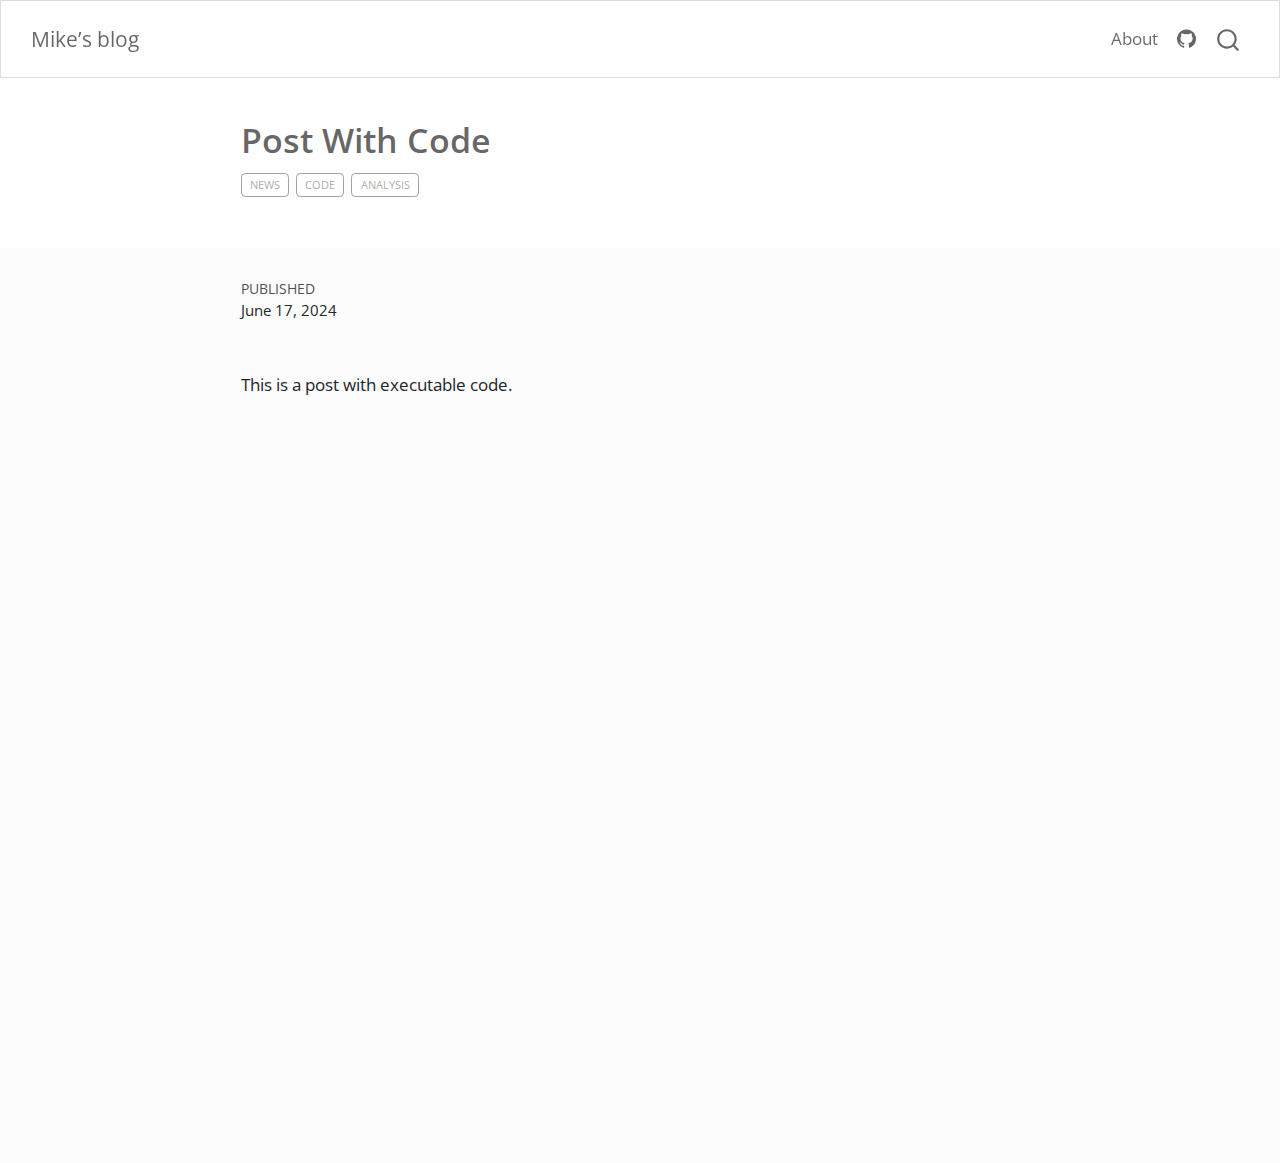
<file: posts/post-with-code/index.html>
<!DOCTYPE html>
<html xmlns="http://www.w3.org/1999/xhtml" lang="en" xml:lang="en"><head>

<meta charset="utf-8">
<meta name="generator" content="quarto-1.5.45">

<meta name="viewport" content="width=device-width, initial-scale=1.0, user-scalable=yes">

<meta name="dcterms.date" content="2024-06-17">

<title>Post With Code – Mike's blog</title>
<style>
code{white-space: pre-wrap;}
span.smallcaps{font-variant: small-caps;}
div.columns{display: flex; gap: min(4vw, 1.5em);}
div.column{flex: auto; overflow-x: auto;}
div.hanging-indent{margin-left: 1.5em; text-indent: -1.5em;}
ul.task-list{list-style: none;}
ul.task-list li input[type="checkbox"] {
  width: 0.8em;
  margin: 0 0.8em 0.2em -1em; /* quarto-specific, see https://github.com/quarto-dev/quarto-cli/issues/4556 */ 
  vertical-align: middle;
}
</style>


<script src="../../site_libs/quarto-nav/quarto-nav.js"></script>
<script src="../../site_libs/quarto-nav/headroom.min.js"></script>
<script src="../../site_libs/clipboard/clipboard.min.js"></script>
<script src="../../site_libs/quarto-search/autocomplete.umd.js"></script>
<script src="../../site_libs/quarto-search/fuse.min.js"></script>
<script src="../../site_libs/quarto-search/quarto-search.js"></script>
<meta name="quarto:offset" content="../../">
<script src="../../site_libs/quarto-html/quarto.js"></script>
<script src="../../site_libs/quarto-html/popper.min.js"></script>
<script src="../../site_libs/quarto-html/tippy.umd.min.js"></script>
<script src="../../site_libs/quarto-html/anchor.min.js"></script>
<link href="../../site_libs/quarto-html/tippy.css" rel="stylesheet">
<link href="../../site_libs/quarto-html/quarto-syntax-highlighting.css" rel="stylesheet" id="quarto-text-highlighting-styles">
<script src="../../site_libs/bootstrap/bootstrap.min.js"></script>
<link href="../../site_libs/bootstrap/bootstrap-icons.css" rel="stylesheet">
<link href="../../site_libs/bootstrap/bootstrap.min.css" rel="stylesheet" id="quarto-bootstrap" data-mode="light">
<script id="quarto-search-options" type="application/json">{
  "location": "navbar",
  "copy-button": false,
  "collapse-after": 3,
  "panel-placement": "end",
  "type": "overlay",
  "limit": 50,
  "keyboard-shortcut": [
    "f",
    "/",
    "s"
  ],
  "show-item-context": false,
  "language": {
    "search-no-results-text": "No results",
    "search-matching-documents-text": "matching documents",
    "search-copy-link-title": "Copy link to search",
    "search-hide-matches-text": "Hide additional matches",
    "search-more-match-text": "more match in this document",
    "search-more-matches-text": "more matches in this document",
    "search-clear-button-title": "Clear",
    "search-text-placeholder": "",
    "search-detached-cancel-button-title": "Cancel",
    "search-submit-button-title": "Submit",
    "search-label": "Search"
  }
}</script>


<link rel="stylesheet" href="../../styles.css">
</head>

<body class="nav-fixed fullcontent">

<div id="quarto-search-results"></div>
  <header id="quarto-header" class="headroom fixed-top quarto-banner">
    <nav class="navbar navbar-expand-lg " data-bs-theme="dark">
      <div class="navbar-container container-fluid">
      <div class="navbar-brand-container mx-auto">
    <a class="navbar-brand" href="../../index.html">
    <span class="navbar-title">Mike’s blog</span>
    </a>
  </div>
            <div id="quarto-search" class="" title="Search"></div>
          <button class="navbar-toggler" type="button" data-bs-toggle="collapse" data-bs-target="#navbarCollapse" aria-controls="navbarCollapse" role="menu" aria-expanded="false" aria-label="Toggle navigation" onclick="if (window.quartoToggleHeadroom) { window.quartoToggleHeadroom(); }">
  <span class="navbar-toggler-icon"></span>
</button>
          <div class="collapse navbar-collapse" id="navbarCollapse">
            <ul class="navbar-nav navbar-nav-scroll ms-auto">
  <li class="nav-item">
    <a class="nav-link" href="../../about.html"> 
<span class="menu-text">About</span></a>
  </li>  
  <li class="nav-item compact">
    <a class="nav-link" href="https://github.com/"> <i class="bi bi-github" role="img">
</i> 
<span class="menu-text"></span></a>
  </li>  
</ul>
          </div> <!-- /navcollapse -->
            <div class="quarto-navbar-tools">
</div>
      </div> <!-- /container-fluid -->
    </nav>
</header>
<!-- content -->
<header id="title-block-header" class="quarto-title-block default page-columns page-full">
  <div class="quarto-title-banner page-columns page-full">
    <div class="quarto-title column-body">
      <h1 class="title">Post With Code</h1>
                                <div class="quarto-categories">
                <div class="quarto-category">news</div>
                <div class="quarto-category">code</div>
                <div class="quarto-category">analysis</div>
              </div>
                  </div>
  </div>
    
  
  <div class="quarto-title-meta">

      
      <div>
      <div class="quarto-title-meta-heading">Published</div>
      <div class="quarto-title-meta-contents">
        <p class="date">June 17, 2024</p>
      </div>
    </div>
    
      
    </div>
    
  
  </header><div id="quarto-content" class="quarto-container page-columns page-rows-contents page-layout-article page-navbar">
<!-- sidebar -->
<!-- margin-sidebar -->
    
<!-- main -->
<main class="content quarto-banner-title-block" id="quarto-document-content">





<p>This is a post with executable code.</p>



</main> <!-- /main -->
<script id="quarto-html-after-body" type="application/javascript">
window.document.addEventListener("DOMContentLoaded", function (event) {
  const toggleBodyColorMode = (bsSheetEl) => {
    const mode = bsSheetEl.getAttribute("data-mode");
    const bodyEl = window.document.querySelector("body");
    if (mode === "dark") {
      bodyEl.classList.add("quarto-dark");
      bodyEl.classList.remove("quarto-light");
    } else {
      bodyEl.classList.add("quarto-light");
      bodyEl.classList.remove("quarto-dark");
    }
  }
  const toggleBodyColorPrimary = () => {
    const bsSheetEl = window.document.querySelector("link#quarto-bootstrap");
    if (bsSheetEl) {
      toggleBodyColorMode(bsSheetEl);
    }
  }
  toggleBodyColorPrimary();  
  const icon = "";
  const anchorJS = new window.AnchorJS();
  anchorJS.options = {
    placement: 'right',
    icon: icon
  };
  anchorJS.add('.anchored');
  const isCodeAnnotation = (el) => {
    for (const clz of el.classList) {
      if (clz.startsWith('code-annotation-')) {                     
        return true;
      }
    }
    return false;
  }
  const onCopySuccess = function(e) {
    // button target
    const button = e.trigger;
    // don't keep focus
    button.blur();
    // flash "checked"
    button.classList.add('code-copy-button-checked');
    var currentTitle = button.getAttribute("title");
    button.setAttribute("title", "Copied!");
    let tooltip;
    if (window.bootstrap) {
      button.setAttribute("data-bs-toggle", "tooltip");
      button.setAttribute("data-bs-placement", "left");
      button.setAttribute("data-bs-title", "Copied!");
      tooltip = new bootstrap.Tooltip(button, 
        { trigger: "manual", 
          customClass: "code-copy-button-tooltip",
          offset: [0, -8]});
      tooltip.show();    
    }
    setTimeout(function() {
      if (tooltip) {
        tooltip.hide();
        button.removeAttribute("data-bs-title");
        button.removeAttribute("data-bs-toggle");
        button.removeAttribute("data-bs-placement");
      }
      button.setAttribute("title", currentTitle);
      button.classList.remove('code-copy-button-checked');
    }, 1000);
    // clear code selection
    e.clearSelection();
  }
  const getTextToCopy = function(trigger) {
      const codeEl = trigger.previousElementSibling.cloneNode(true);
      for (const childEl of codeEl.children) {
        if (isCodeAnnotation(childEl)) {
          childEl.remove();
        }
      }
      return codeEl.innerText;
  }
  const clipboard = new window.ClipboardJS('.code-copy-button:not([data-in-quarto-modal])', {
    text: getTextToCopy
  });
  clipboard.on('success', onCopySuccess);
  if (window.document.getElementById('quarto-embedded-source-code-modal')) {
    // For code content inside modals, clipBoardJS needs to be initialized with a container option
    // TODO: Check when it could be a function (https://github.com/zenorocha/clipboard.js/issues/860)
    const clipboardModal = new window.ClipboardJS('.code-copy-button[data-in-quarto-modal]', {
      text: getTextToCopy,
      container: window.document.getElementById('quarto-embedded-source-code-modal')
    });
    clipboardModal.on('success', onCopySuccess);
  }
    var localhostRegex = new RegExp(/^(?:http|https):\/\/localhost\:?[0-9]*\//);
    var mailtoRegex = new RegExp(/^mailto:/);
      var filterRegex = new RegExp('/' + window.location.host + '/');
    var isInternal = (href) => {
        return filterRegex.test(href) || localhostRegex.test(href) || mailtoRegex.test(href);
    }
    // Inspect non-navigation links and adorn them if external
 	var links = window.document.querySelectorAll('a[href]:not(.nav-link):not(.navbar-brand):not(.toc-action):not(.sidebar-link):not(.sidebar-item-toggle):not(.pagination-link):not(.no-external):not([aria-hidden]):not(.dropdown-item):not(.quarto-navigation-tool):not(.about-link)');
    for (var i=0; i<links.length; i++) {
      const link = links[i];
      if (!isInternal(link.href)) {
        // undo the damage that might have been done by quarto-nav.js in the case of
        // links that we want to consider external
        if (link.dataset.originalHref !== undefined) {
          link.href = link.dataset.originalHref;
        }
      }
    }
  function tippyHover(el, contentFn, onTriggerFn, onUntriggerFn) {
    const config = {
      allowHTML: true,
      maxWidth: 500,
      delay: 100,
      arrow: false,
      appendTo: function(el) {
          return el.parentElement;
      },
      interactive: true,
      interactiveBorder: 10,
      theme: 'quarto',
      placement: 'bottom-start',
    };
    if (contentFn) {
      config.content = contentFn;
    }
    if (onTriggerFn) {
      config.onTrigger = onTriggerFn;
    }
    if (onUntriggerFn) {
      config.onUntrigger = onUntriggerFn;
    }
    window.tippy(el, config); 
  }
  const noterefs = window.document.querySelectorAll('a[role="doc-noteref"]');
  for (var i=0; i<noterefs.length; i++) {
    const ref = noterefs[i];
    tippyHover(ref, function() {
      // use id or data attribute instead here
      let href = ref.getAttribute('data-footnote-href') || ref.getAttribute('href');
      try { href = new URL(href).hash; } catch {}
      const id = href.replace(/^#\/?/, "");
      const note = window.document.getElementById(id);
      if (note) {
        return note.innerHTML;
      } else {
        return "";
      }
    });
  }
  const xrefs = window.document.querySelectorAll('a.quarto-xref');
  const processXRef = (id, note) => {
    // Strip column container classes
    const stripColumnClz = (el) => {
      el.classList.remove("page-full", "page-columns");
      if (el.children) {
        for (const child of el.children) {
          stripColumnClz(child);
        }
      }
    }
    stripColumnClz(note)
    if (id === null || id.startsWith('sec-')) {
      // Special case sections, only their first couple elements
      const container = document.createElement("div");
      if (note.children && note.children.length > 2) {
        container.appendChild(note.children[0].cloneNode(true));
        for (let i = 1; i < note.children.length; i++) {
          const child = note.children[i];
          if (child.tagName === "P" && child.innerText === "") {
            continue;
          } else {
            container.appendChild(child.cloneNode(true));
            break;
          }
        }
        if (window.Quarto?.typesetMath) {
          window.Quarto.typesetMath(container);
        }
        return container.innerHTML
      } else {
        if (window.Quarto?.typesetMath) {
          window.Quarto.typesetMath(note);
        }
        return note.innerHTML;
      }
    } else {
      // Remove any anchor links if they are present
      const anchorLink = note.querySelector('a.anchorjs-link');
      if (anchorLink) {
        anchorLink.remove();
      }
      if (window.Quarto?.typesetMath) {
        window.Quarto.typesetMath(note);
      }
      // TODO in 1.5, we should make sure this works without a callout special case
      if (note.classList.contains("callout")) {
        return note.outerHTML;
      } else {
        return note.innerHTML;
      }
    }
  }
  for (var i=0; i<xrefs.length; i++) {
    const xref = xrefs[i];
    tippyHover(xref, undefined, function(instance) {
      instance.disable();
      let url = xref.getAttribute('href');
      let hash = undefined; 
      if (url.startsWith('#')) {
        hash = url;
      } else {
        try { hash = new URL(url).hash; } catch {}
      }
      if (hash) {
        const id = hash.replace(/^#\/?/, "");
        const note = window.document.getElementById(id);
        if (note !== null) {
          try {
            const html = processXRef(id, note.cloneNode(true));
            instance.setContent(html);
          } finally {
            instance.enable();
            instance.show();
          }
        } else {
          // See if we can fetch this
          fetch(url.split('#')[0])
          .then(res => res.text())
          .then(html => {
            const parser = new DOMParser();
            const htmlDoc = parser.parseFromString(html, "text/html");
            const note = htmlDoc.getElementById(id);
            if (note !== null) {
              const html = processXRef(id, note);
              instance.setContent(html);
            } 
          }).finally(() => {
            instance.enable();
            instance.show();
          });
        }
      } else {
        // See if we can fetch a full url (with no hash to target)
        // This is a special case and we should probably do some content thinning / targeting
        fetch(url)
        .then(res => res.text())
        .then(html => {
          const parser = new DOMParser();
          const htmlDoc = parser.parseFromString(html, "text/html");
          const note = htmlDoc.querySelector('main.content');
          if (note !== null) {
            // This should only happen for chapter cross references
            // (since there is no id in the URL)
            // remove the first header
            if (note.children.length > 0 && note.children[0].tagName === "HEADER") {
              note.children[0].remove();
            }
            const html = processXRef(null, note);
            instance.setContent(html);
          } 
        }).finally(() => {
          instance.enable();
          instance.show();
        });
      }
    }, function(instance) {
    });
  }
      let selectedAnnoteEl;
      const selectorForAnnotation = ( cell, annotation) => {
        let cellAttr = 'data-code-cell="' + cell + '"';
        let lineAttr = 'data-code-annotation="' +  annotation + '"';
        const selector = 'span[' + cellAttr + '][' + lineAttr + ']';
        return selector;
      }
      const selectCodeLines = (annoteEl) => {
        const doc = window.document;
        const targetCell = annoteEl.getAttribute("data-target-cell");
        const targetAnnotation = annoteEl.getAttribute("data-target-annotation");
        const annoteSpan = window.document.querySelector(selectorForAnnotation(targetCell, targetAnnotation));
        const lines = annoteSpan.getAttribute("data-code-lines").split(",");
        const lineIds = lines.map((line) => {
          return targetCell + "-" + line;
        })
        let top = null;
        let height = null;
        let parent = null;
        if (lineIds.length > 0) {
            //compute the position of the single el (top and bottom and make a div)
            const el = window.document.getElementById(lineIds[0]);
            top = el.offsetTop;
            height = el.offsetHeight;
            parent = el.parentElement.parentElement;
          if (lineIds.length > 1) {
            const lastEl = window.document.getElementById(lineIds[lineIds.length - 1]);
            const bottom = lastEl.offsetTop + lastEl.offsetHeight;
            height = bottom - top;
          }
          if (top !== null && height !== null && parent !== null) {
            // cook up a div (if necessary) and position it 
            let div = window.document.getElementById("code-annotation-line-highlight");
            if (div === null) {
              div = window.document.createElement("div");
              div.setAttribute("id", "code-annotation-line-highlight");
              div.style.position = 'absolute';
              parent.appendChild(div);
            }
            div.style.top = top - 2 + "px";
            div.style.height = height + 4 + "px";
            div.style.left = 0;
            let gutterDiv = window.document.getElementById("code-annotation-line-highlight-gutter");
            if (gutterDiv === null) {
              gutterDiv = window.document.createElement("div");
              gutterDiv.setAttribute("id", "code-annotation-line-highlight-gutter");
              gutterDiv.style.position = 'absolute';
              const codeCell = window.document.getElementById(targetCell);
              const gutter = codeCell.querySelector('.code-annotation-gutter');
              gutter.appendChild(gutterDiv);
            }
            gutterDiv.style.top = top - 2 + "px";
            gutterDiv.style.height = height + 4 + "px";
          }
          selectedAnnoteEl = annoteEl;
        }
      };
      const unselectCodeLines = () => {
        const elementsIds = ["code-annotation-line-highlight", "code-annotation-line-highlight-gutter"];
        elementsIds.forEach((elId) => {
          const div = window.document.getElementById(elId);
          if (div) {
            div.remove();
          }
        });
        selectedAnnoteEl = undefined;
      };
        // Handle positioning of the toggle
    window.addEventListener(
      "resize",
      throttle(() => {
        elRect = undefined;
        if (selectedAnnoteEl) {
          selectCodeLines(selectedAnnoteEl);
        }
      }, 10)
    );
    function throttle(fn, ms) {
    let throttle = false;
    let timer;
      return (...args) => {
        if(!throttle) { // first call gets through
            fn.apply(this, args);
            throttle = true;
        } else { // all the others get throttled
            if(timer) clearTimeout(timer); // cancel #2
            timer = setTimeout(() => {
              fn.apply(this, args);
              timer = throttle = false;
            }, ms);
        }
      };
    }
      // Attach click handler to the DT
      const annoteDls = window.document.querySelectorAll('dt[data-target-cell]');
      for (const annoteDlNode of annoteDls) {
        annoteDlNode.addEventListener('click', (event) => {
          const clickedEl = event.target;
          if (clickedEl !== selectedAnnoteEl) {
            unselectCodeLines();
            const activeEl = window.document.querySelector('dt[data-target-cell].code-annotation-active');
            if (activeEl) {
              activeEl.classList.remove('code-annotation-active');
            }
            selectCodeLines(clickedEl);
            clickedEl.classList.add('code-annotation-active');
          } else {
            // Unselect the line
            unselectCodeLines();
            clickedEl.classList.remove('code-annotation-active');
          }
        });
      }
  const findCites = (el) => {
    const parentEl = el.parentElement;
    if (parentEl) {
      const cites = parentEl.dataset.cites;
      if (cites) {
        return {
          el,
          cites: cites.split(' ')
        };
      } else {
        return findCites(el.parentElement)
      }
    } else {
      return undefined;
    }
  };
  var bibliorefs = window.document.querySelectorAll('a[role="doc-biblioref"]');
  for (var i=0; i<bibliorefs.length; i++) {
    const ref = bibliorefs[i];
    const citeInfo = findCites(ref);
    if (citeInfo) {
      tippyHover(citeInfo.el, function() {
        var popup = window.document.createElement('div');
        citeInfo.cites.forEach(function(cite) {
          var citeDiv = window.document.createElement('div');
          citeDiv.classList.add('hanging-indent');
          citeDiv.classList.add('csl-entry');
          var biblioDiv = window.document.getElementById('ref-' + cite);
          if (biblioDiv) {
            citeDiv.innerHTML = biblioDiv.innerHTML;
          }
          popup.appendChild(citeDiv);
        });
        return popup.innerHTML;
      });
    }
  }
});
</script>
</div> <!-- /content -->




</body></html>
</file>
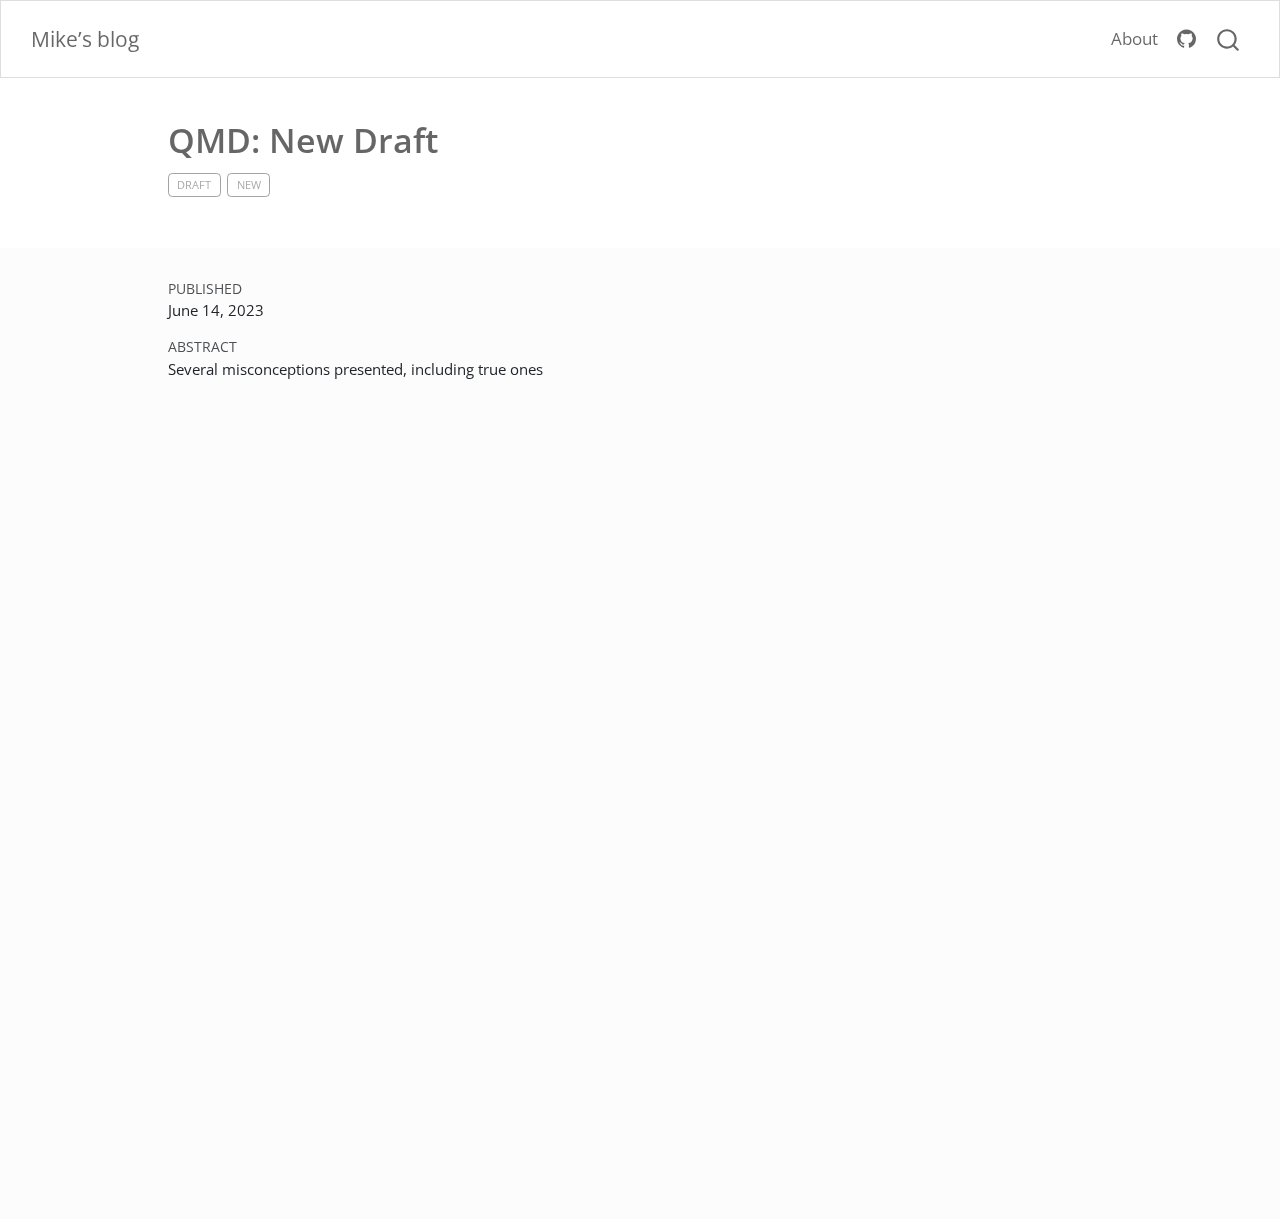
<file: posts/variance/index.html>
<!DOCTYPE html>
<html xmlns="http://www.w3.org/1999/xhtml" lang="en" xml:lang="en"><head>

<meta charset="utf-8">
<meta name="generator" content="quarto-1.5.45">

<meta name="viewport" content="width=device-width, initial-scale=1.0, user-scalable=yes">

<meta name="dcterms.date" content="2023-06-14">

<title>QMD: New Draft – Mike's blog</title>
<style>
code{white-space: pre-wrap;}
span.smallcaps{font-variant: small-caps;}
div.columns{display: flex; gap: min(4vw, 1.5em);}
div.column{flex: auto; overflow-x: auto;}
div.hanging-indent{margin-left: 1.5em; text-indent: -1.5em;}
ul.task-list{list-style: none;}
ul.task-list li input[type="checkbox"] {
  width: 0.8em;
  margin: 0 0.8em 0.2em -1em; /* quarto-specific, see https://github.com/quarto-dev/quarto-cli/issues/4556 */ 
  vertical-align: middle;
}
</style>


<script src="../../site_libs/quarto-nav/quarto-nav.js"></script>
<script src="../../site_libs/quarto-nav/headroom.min.js"></script>
<script src="../../site_libs/clipboard/clipboard.min.js"></script>
<script src="../../site_libs/quarto-search/autocomplete.umd.js"></script>
<script src="../../site_libs/quarto-search/fuse.min.js"></script>
<script src="../../site_libs/quarto-search/quarto-search.js"></script>
<meta name="quarto:offset" content="../../">
<script src="../../site_libs/quarto-html/quarto.js"></script>
<script src="../../site_libs/quarto-html/popper.min.js"></script>
<script src="../../site_libs/quarto-html/tippy.umd.min.js"></script>
<script src="../../site_libs/quarto-html/anchor.min.js"></script>
<link href="../../site_libs/quarto-html/tippy.css" rel="stylesheet">
<link href="../../site_libs/quarto-html/quarto-syntax-highlighting.css" rel="stylesheet" id="quarto-text-highlighting-styles">
<script src="../../site_libs/bootstrap/bootstrap.min.js"></script>
<link href="../../site_libs/bootstrap/bootstrap-icons.css" rel="stylesheet">
<link href="../../site_libs/bootstrap/bootstrap.min.css" rel="stylesheet" id="quarto-bootstrap" data-mode="light">
<script id="quarto-search-options" type="application/json">{
  "location": "navbar",
  "copy-button": false,
  "collapse-after": 3,
  "panel-placement": "end",
  "type": "overlay",
  "limit": 50,
  "keyboard-shortcut": [
    "f",
    "/",
    "s"
  ],
  "show-item-context": false,
  "language": {
    "search-no-results-text": "No results",
    "search-matching-documents-text": "matching documents",
    "search-copy-link-title": "Copy link to search",
    "search-hide-matches-text": "Hide additional matches",
    "search-more-match-text": "more match in this document",
    "search-more-matches-text": "more matches in this document",
    "search-clear-button-title": "Clear",
    "search-text-placeholder": "",
    "search-detached-cancel-button-title": "Cancel",
    "search-submit-button-title": "Submit",
    "search-label": "Search"
  }
}</script>


<link rel="stylesheet" href="../../styles.css">
</head>

<body class="nav-fixed">

<div id="quarto-search-results"></div>
  <header id="quarto-header" class="headroom fixed-top quarto-banner">
    <nav class="navbar navbar-expand-lg " data-bs-theme="dark">
      <div class="navbar-container container-fluid">
      <div class="navbar-brand-container mx-auto">
    <a class="navbar-brand" href="../../index.html">
    <span class="navbar-title">Mike’s blog</span>
    </a>
  </div>
            <div id="quarto-search" class="" title="Search"></div>
          <button class="navbar-toggler" type="button" data-bs-toggle="collapse" data-bs-target="#navbarCollapse" aria-controls="navbarCollapse" role="menu" aria-expanded="false" aria-label="Toggle navigation" onclick="if (window.quartoToggleHeadroom) { window.quartoToggleHeadroom(); }">
  <span class="navbar-toggler-icon"></span>
</button>
          <div class="collapse navbar-collapse" id="navbarCollapse">
            <ul class="navbar-nav navbar-nav-scroll ms-auto">
  <li class="nav-item">
    <a class="nav-link" href="../../about.html"> 
<span class="menu-text">About</span></a>
  </li>  
  <li class="nav-item compact">
    <a class="nav-link" href="https://github.com/"> <i class="bi bi-github" role="img">
</i> 
<span class="menu-text"></span></a>
  </li>  
</ul>
          </div> <!-- /navcollapse -->
            <div class="quarto-navbar-tools">
</div>
      </div> <!-- /container-fluid -->
    </nav>
</header>
<!-- content -->
<header id="title-block-header" class="quarto-title-block default page-columns page-full">
  <div class="quarto-title-banner page-columns page-full">
    <div class="quarto-title column-body">
      <h1 class="title">QMD: New Draft</h1>
                                <div class="quarto-categories">
                <div class="quarto-category">draft</div>
                <div class="quarto-category">new</div>
              </div>
                  </div>
  </div>
    
  
  <div class="quarto-title-meta">

      
      <div>
      <div class="quarto-title-meta-heading">Published</div>
      <div class="quarto-title-meta-contents">
        <p class="date">June 14, 2023</p>
      </div>
    </div>
    
      
    </div>
    
  <div>
    <div class="abstract">
      <div class="block-title">Abstract</div>
      <p>Several misconceptions presented, including true ones</p>
    </div>
  </div>
  
  </header><div id="quarto-content" class="quarto-container page-columns page-rows-contents page-layout-article page-navbar">
<!-- sidebar -->
<!-- margin-sidebar -->
    <div id="quarto-margin-sidebar" class="sidebar margin-sidebar zindex-bottom">
        
    </div>
<!-- main -->
<main class="content quarto-banner-title-block" id="quarto-document-content">








</main> <!-- /main -->
<script id="quarto-html-after-body" type="application/javascript">
window.document.addEventListener("DOMContentLoaded", function (event) {
  const toggleBodyColorMode = (bsSheetEl) => {
    const mode = bsSheetEl.getAttribute("data-mode");
    const bodyEl = window.document.querySelector("body");
    if (mode === "dark") {
      bodyEl.classList.add("quarto-dark");
      bodyEl.classList.remove("quarto-light");
    } else {
      bodyEl.classList.add("quarto-light");
      bodyEl.classList.remove("quarto-dark");
    }
  }
  const toggleBodyColorPrimary = () => {
    const bsSheetEl = window.document.querySelector("link#quarto-bootstrap");
    if (bsSheetEl) {
      toggleBodyColorMode(bsSheetEl);
    }
  }
  toggleBodyColorPrimary();  
  const icon = "";
  const anchorJS = new window.AnchorJS();
  anchorJS.options = {
    placement: 'right',
    icon: icon
  };
  anchorJS.add('.anchored');
  const isCodeAnnotation = (el) => {
    for (const clz of el.classList) {
      if (clz.startsWith('code-annotation-')) {                     
        return true;
      }
    }
    return false;
  }
  const onCopySuccess = function(e) {
    // button target
    const button = e.trigger;
    // don't keep focus
    button.blur();
    // flash "checked"
    button.classList.add('code-copy-button-checked');
    var currentTitle = button.getAttribute("title");
    button.setAttribute("title", "Copied!");
    let tooltip;
    if (window.bootstrap) {
      button.setAttribute("data-bs-toggle", "tooltip");
      button.setAttribute("data-bs-placement", "left");
      button.setAttribute("data-bs-title", "Copied!");
      tooltip = new bootstrap.Tooltip(button, 
        { trigger: "manual", 
          customClass: "code-copy-button-tooltip",
          offset: [0, -8]});
      tooltip.show();    
    }
    setTimeout(function() {
      if (tooltip) {
        tooltip.hide();
        button.removeAttribute("data-bs-title");
        button.removeAttribute("data-bs-toggle");
        button.removeAttribute("data-bs-placement");
      }
      button.setAttribute("title", currentTitle);
      button.classList.remove('code-copy-button-checked');
    }, 1000);
    // clear code selection
    e.clearSelection();
  }
  const getTextToCopy = function(trigger) {
      const codeEl = trigger.previousElementSibling.cloneNode(true);
      for (const childEl of codeEl.children) {
        if (isCodeAnnotation(childEl)) {
          childEl.remove();
        }
      }
      return codeEl.innerText;
  }
  const clipboard = new window.ClipboardJS('.code-copy-button:not([data-in-quarto-modal])', {
    text: getTextToCopy
  });
  clipboard.on('success', onCopySuccess);
  if (window.document.getElementById('quarto-embedded-source-code-modal')) {
    // For code content inside modals, clipBoardJS needs to be initialized with a container option
    // TODO: Check when it could be a function (https://github.com/zenorocha/clipboard.js/issues/860)
    const clipboardModal = new window.ClipboardJS('.code-copy-button[data-in-quarto-modal]', {
      text: getTextToCopy,
      container: window.document.getElementById('quarto-embedded-source-code-modal')
    });
    clipboardModal.on('success', onCopySuccess);
  }
    var localhostRegex = new RegExp(/^(?:http|https):\/\/localhost\:?[0-9]*\//);
    var mailtoRegex = new RegExp(/^mailto:/);
      var filterRegex = new RegExp('/' + window.location.host + '/');
    var isInternal = (href) => {
        return filterRegex.test(href) || localhostRegex.test(href) || mailtoRegex.test(href);
    }
    // Inspect non-navigation links and adorn them if external
 	var links = window.document.querySelectorAll('a[href]:not(.nav-link):not(.navbar-brand):not(.toc-action):not(.sidebar-link):not(.sidebar-item-toggle):not(.pagination-link):not(.no-external):not([aria-hidden]):not(.dropdown-item):not(.quarto-navigation-tool):not(.about-link)');
    for (var i=0; i<links.length; i++) {
      const link = links[i];
      if (!isInternal(link.href)) {
        // undo the damage that might have been done by quarto-nav.js in the case of
        // links that we want to consider external
        if (link.dataset.originalHref !== undefined) {
          link.href = link.dataset.originalHref;
        }
      }
    }
  function tippyHover(el, contentFn, onTriggerFn, onUntriggerFn) {
    const config = {
      allowHTML: true,
      maxWidth: 500,
      delay: 100,
      arrow: false,
      appendTo: function(el) {
          return el.parentElement;
      },
      interactive: true,
      interactiveBorder: 10,
      theme: 'quarto',
      placement: 'bottom-start',
    };
    if (contentFn) {
      config.content = contentFn;
    }
    if (onTriggerFn) {
      config.onTrigger = onTriggerFn;
    }
    if (onUntriggerFn) {
      config.onUntrigger = onUntriggerFn;
    }
    window.tippy(el, config); 
  }
  const noterefs = window.document.querySelectorAll('a[role="doc-noteref"]');
  for (var i=0; i<noterefs.length; i++) {
    const ref = noterefs[i];
    tippyHover(ref, function() {
      // use id or data attribute instead here
      let href = ref.getAttribute('data-footnote-href') || ref.getAttribute('href');
      try { href = new URL(href).hash; } catch {}
      const id = href.replace(/^#\/?/, "");
      const note = window.document.getElementById(id);
      if (note) {
        return note.innerHTML;
      } else {
        return "";
      }
    });
  }
  const xrefs = window.document.querySelectorAll('a.quarto-xref');
  const processXRef = (id, note) => {
    // Strip column container classes
    const stripColumnClz = (el) => {
      el.classList.remove("page-full", "page-columns");
      if (el.children) {
        for (const child of el.children) {
          stripColumnClz(child);
        }
      }
    }
    stripColumnClz(note)
    if (id === null || id.startsWith('sec-')) {
      // Special case sections, only their first couple elements
      const container = document.createElement("div");
      if (note.children && note.children.length > 2) {
        container.appendChild(note.children[0].cloneNode(true));
        for (let i = 1; i < note.children.length; i++) {
          const child = note.children[i];
          if (child.tagName === "P" && child.innerText === "") {
            continue;
          } else {
            container.appendChild(child.cloneNode(true));
            break;
          }
        }
        if (window.Quarto?.typesetMath) {
          window.Quarto.typesetMath(container);
        }
        return container.innerHTML
      } else {
        if (window.Quarto?.typesetMath) {
          window.Quarto.typesetMath(note);
        }
        return note.innerHTML;
      }
    } else {
      // Remove any anchor links if they are present
      const anchorLink = note.querySelector('a.anchorjs-link');
      if (anchorLink) {
        anchorLink.remove();
      }
      if (window.Quarto?.typesetMath) {
        window.Quarto.typesetMath(note);
      }
      // TODO in 1.5, we should make sure this works without a callout special case
      if (note.classList.contains("callout")) {
        return note.outerHTML;
      } else {
        return note.innerHTML;
      }
    }
  }
  for (var i=0; i<xrefs.length; i++) {
    const xref = xrefs[i];
    tippyHover(xref, undefined, function(instance) {
      instance.disable();
      let url = xref.getAttribute('href');
      let hash = undefined; 
      if (url.startsWith('#')) {
        hash = url;
      } else {
        try { hash = new URL(url).hash; } catch {}
      }
      if (hash) {
        const id = hash.replace(/^#\/?/, "");
        const note = window.document.getElementById(id);
        if (note !== null) {
          try {
            const html = processXRef(id, note.cloneNode(true));
            instance.setContent(html);
          } finally {
            instance.enable();
            instance.show();
          }
        } else {
          // See if we can fetch this
          fetch(url.split('#')[0])
          .then(res => res.text())
          .then(html => {
            const parser = new DOMParser();
            const htmlDoc = parser.parseFromString(html, "text/html");
            const note = htmlDoc.getElementById(id);
            if (note !== null) {
              const html = processXRef(id, note);
              instance.setContent(html);
            } 
          }).finally(() => {
            instance.enable();
            instance.show();
          });
        }
      } else {
        // See if we can fetch a full url (with no hash to target)
        // This is a special case and we should probably do some content thinning / targeting
        fetch(url)
        .then(res => res.text())
        .then(html => {
          const parser = new DOMParser();
          const htmlDoc = parser.parseFromString(html, "text/html");
          const note = htmlDoc.querySelector('main.content');
          if (note !== null) {
            // This should only happen for chapter cross references
            // (since there is no id in the URL)
            // remove the first header
            if (note.children.length > 0 && note.children[0].tagName === "HEADER") {
              note.children[0].remove();
            }
            const html = processXRef(null, note);
            instance.setContent(html);
          } 
        }).finally(() => {
          instance.enable();
          instance.show();
        });
      }
    }, function(instance) {
    });
  }
      let selectedAnnoteEl;
      const selectorForAnnotation = ( cell, annotation) => {
        let cellAttr = 'data-code-cell="' + cell + '"';
        let lineAttr = 'data-code-annotation="' +  annotation + '"';
        const selector = 'span[' + cellAttr + '][' + lineAttr + ']';
        return selector;
      }
      const selectCodeLines = (annoteEl) => {
        const doc = window.document;
        const targetCell = annoteEl.getAttribute("data-target-cell");
        const targetAnnotation = annoteEl.getAttribute("data-target-annotation");
        const annoteSpan = window.document.querySelector(selectorForAnnotation(targetCell, targetAnnotation));
        const lines = annoteSpan.getAttribute("data-code-lines").split(",");
        const lineIds = lines.map((line) => {
          return targetCell + "-" + line;
        })
        let top = null;
        let height = null;
        let parent = null;
        if (lineIds.length > 0) {
            //compute the position of the single el (top and bottom and make a div)
            const el = window.document.getElementById(lineIds[0]);
            top = el.offsetTop;
            height = el.offsetHeight;
            parent = el.parentElement.parentElement;
          if (lineIds.length > 1) {
            const lastEl = window.document.getElementById(lineIds[lineIds.length - 1]);
            const bottom = lastEl.offsetTop + lastEl.offsetHeight;
            height = bottom - top;
          }
          if (top !== null && height !== null && parent !== null) {
            // cook up a div (if necessary) and position it 
            let div = window.document.getElementById("code-annotation-line-highlight");
            if (div === null) {
              div = window.document.createElement("div");
              div.setAttribute("id", "code-annotation-line-highlight");
              div.style.position = 'absolute';
              parent.appendChild(div);
            }
            div.style.top = top - 2 + "px";
            div.style.height = height + 4 + "px";
            div.style.left = 0;
            let gutterDiv = window.document.getElementById("code-annotation-line-highlight-gutter");
            if (gutterDiv === null) {
              gutterDiv = window.document.createElement("div");
              gutterDiv.setAttribute("id", "code-annotation-line-highlight-gutter");
              gutterDiv.style.position = 'absolute';
              const codeCell = window.document.getElementById(targetCell);
              const gutter = codeCell.querySelector('.code-annotation-gutter');
              gutter.appendChild(gutterDiv);
            }
            gutterDiv.style.top = top - 2 + "px";
            gutterDiv.style.height = height + 4 + "px";
          }
          selectedAnnoteEl = annoteEl;
        }
      };
      const unselectCodeLines = () => {
        const elementsIds = ["code-annotation-line-highlight", "code-annotation-line-highlight-gutter"];
        elementsIds.forEach((elId) => {
          const div = window.document.getElementById(elId);
          if (div) {
            div.remove();
          }
        });
        selectedAnnoteEl = undefined;
      };
        // Handle positioning of the toggle
    window.addEventListener(
      "resize",
      throttle(() => {
        elRect = undefined;
        if (selectedAnnoteEl) {
          selectCodeLines(selectedAnnoteEl);
        }
      }, 10)
    );
    function throttle(fn, ms) {
    let throttle = false;
    let timer;
      return (...args) => {
        if(!throttle) { // first call gets through
            fn.apply(this, args);
            throttle = true;
        } else { // all the others get throttled
            if(timer) clearTimeout(timer); // cancel #2
            timer = setTimeout(() => {
              fn.apply(this, args);
              timer = throttle = false;
            }, ms);
        }
      };
    }
      // Attach click handler to the DT
      const annoteDls = window.document.querySelectorAll('dt[data-target-cell]');
      for (const annoteDlNode of annoteDls) {
        annoteDlNode.addEventListener('click', (event) => {
          const clickedEl = event.target;
          if (clickedEl !== selectedAnnoteEl) {
            unselectCodeLines();
            const activeEl = window.document.querySelector('dt[data-target-cell].code-annotation-active');
            if (activeEl) {
              activeEl.classList.remove('code-annotation-active');
            }
            selectCodeLines(clickedEl);
            clickedEl.classList.add('code-annotation-active');
          } else {
            // Unselect the line
            unselectCodeLines();
            clickedEl.classList.remove('code-annotation-active');
          }
        });
      }
  const findCites = (el) => {
    const parentEl = el.parentElement;
    if (parentEl) {
      const cites = parentEl.dataset.cites;
      if (cites) {
        return {
          el,
          cites: cites.split(' ')
        };
      } else {
        return findCites(el.parentElement)
      }
    } else {
      return undefined;
    }
  };
  var bibliorefs = window.document.querySelectorAll('a[role="doc-biblioref"]');
  for (var i=0; i<bibliorefs.length; i++) {
    const ref = bibliorefs[i];
    const citeInfo = findCites(ref);
    if (citeInfo) {
      tippyHover(citeInfo.el, function() {
        var popup = window.document.createElement('div');
        citeInfo.cites.forEach(function(cite) {
          var citeDiv = window.document.createElement('div');
          citeDiv.classList.add('hanging-indent');
          citeDiv.classList.add('csl-entry');
          var biblioDiv = window.document.getElementById('ref-' + cite);
          if (biblioDiv) {
            citeDiv.innerHTML = biblioDiv.innerHTML;
          }
          popup.appendChild(citeDiv);
        });
        return popup.innerHTML;
      });
    }
  }
});
</script>
</div> <!-- /content -->




</body></html>
</file>
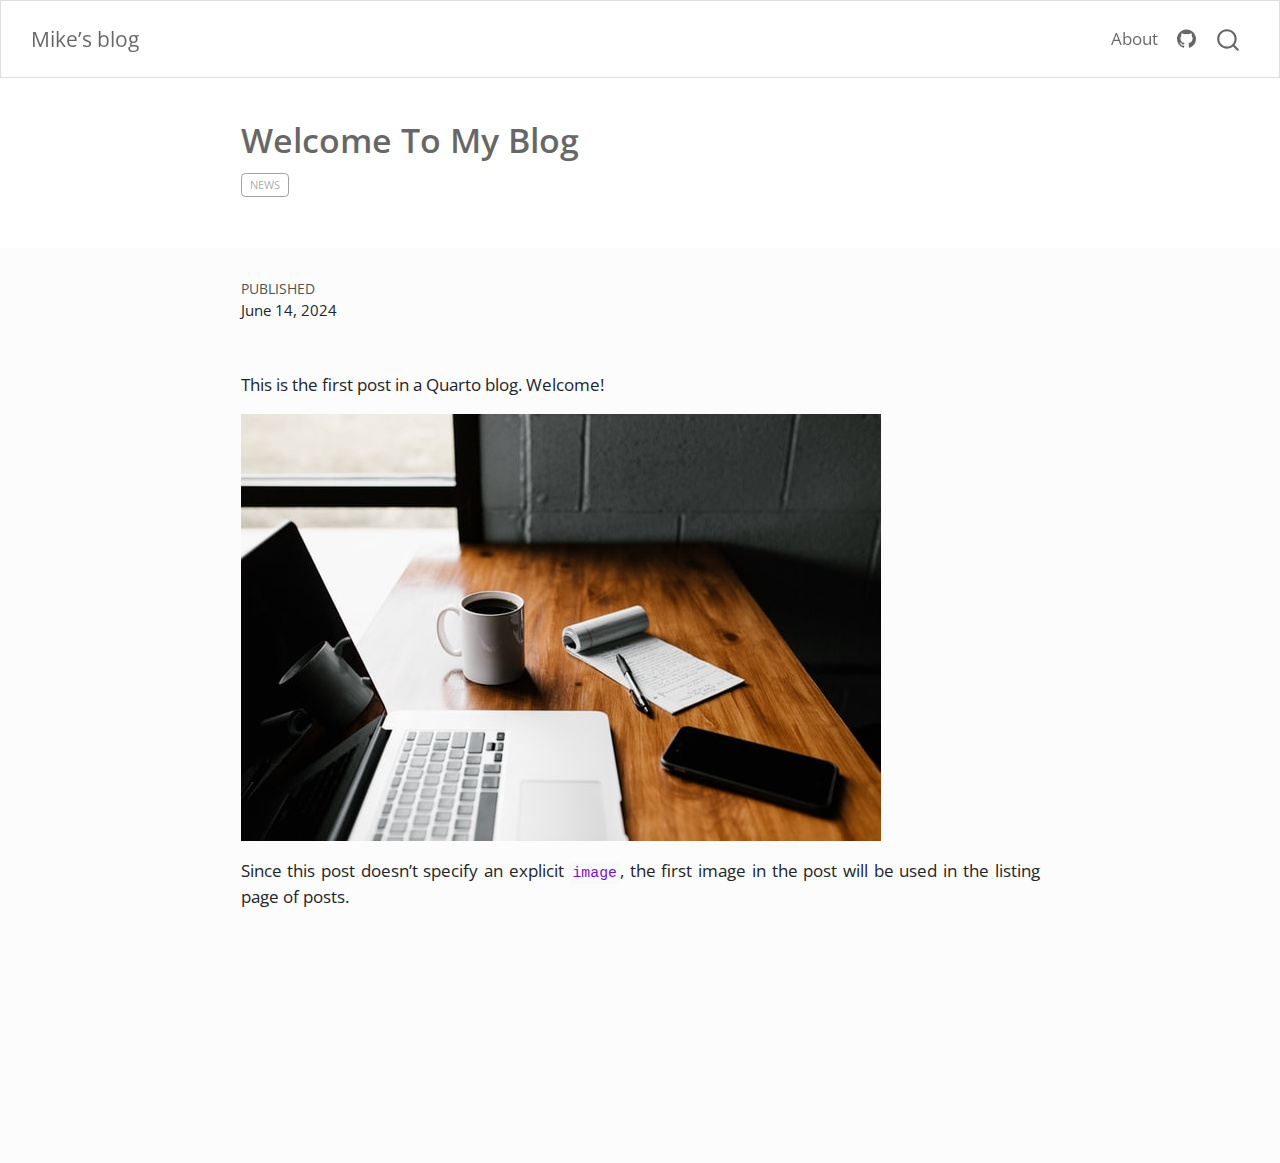
<file: posts/welcome/index.html>
<!DOCTYPE html>
<html xmlns="http://www.w3.org/1999/xhtml" lang="en" xml:lang="en"><head>

<meta charset="utf-8">
<meta name="generator" content="quarto-1.5.45">

<meta name="viewport" content="width=device-width, initial-scale=1.0, user-scalable=yes">

<meta name="dcterms.date" content="2024-06-14">

<title>Welcome To My Blog – Mike's blog</title>
<style>
code{white-space: pre-wrap;}
span.smallcaps{font-variant: small-caps;}
div.columns{display: flex; gap: min(4vw, 1.5em);}
div.column{flex: auto; overflow-x: auto;}
div.hanging-indent{margin-left: 1.5em; text-indent: -1.5em;}
ul.task-list{list-style: none;}
ul.task-list li input[type="checkbox"] {
  width: 0.8em;
  margin: 0 0.8em 0.2em -1em; /* quarto-specific, see https://github.com/quarto-dev/quarto-cli/issues/4556 */ 
  vertical-align: middle;
}
</style>


<script src="../../site_libs/quarto-nav/quarto-nav.js"></script>
<script src="../../site_libs/quarto-nav/headroom.min.js"></script>
<script src="../../site_libs/clipboard/clipboard.min.js"></script>
<script src="../../site_libs/quarto-search/autocomplete.umd.js"></script>
<script src="../../site_libs/quarto-search/fuse.min.js"></script>
<script src="../../site_libs/quarto-search/quarto-search.js"></script>
<meta name="quarto:offset" content="../../">
<script src="../../site_libs/quarto-html/quarto.js"></script>
<script src="../../site_libs/quarto-html/popper.min.js"></script>
<script src="../../site_libs/quarto-html/tippy.umd.min.js"></script>
<script src="../../site_libs/quarto-html/anchor.min.js"></script>
<link href="../../site_libs/quarto-html/tippy.css" rel="stylesheet">
<link href="../../site_libs/quarto-html/quarto-syntax-highlighting.css" rel="stylesheet" id="quarto-text-highlighting-styles">
<script src="../../site_libs/bootstrap/bootstrap.min.js"></script>
<link href="../../site_libs/bootstrap/bootstrap-icons.css" rel="stylesheet">
<link href="../../site_libs/bootstrap/bootstrap.min.css" rel="stylesheet" id="quarto-bootstrap" data-mode="light">
<script id="quarto-search-options" type="application/json">{
  "location": "navbar",
  "copy-button": false,
  "collapse-after": 3,
  "panel-placement": "end",
  "type": "overlay",
  "limit": 50,
  "keyboard-shortcut": [
    "f",
    "/",
    "s"
  ],
  "show-item-context": false,
  "language": {
    "search-no-results-text": "No results",
    "search-matching-documents-text": "matching documents",
    "search-copy-link-title": "Copy link to search",
    "search-hide-matches-text": "Hide additional matches",
    "search-more-match-text": "more match in this document",
    "search-more-matches-text": "more matches in this document",
    "search-clear-button-title": "Clear",
    "search-text-placeholder": "",
    "search-detached-cancel-button-title": "Cancel",
    "search-submit-button-title": "Submit",
    "search-label": "Search"
  }
}</script>


<link rel="stylesheet" href="../../styles.css">
</head>

<body class="nav-fixed fullcontent">

<div id="quarto-search-results"></div>
  <header id="quarto-header" class="headroom fixed-top quarto-banner">
    <nav class="navbar navbar-expand-lg " data-bs-theme="dark">
      <div class="navbar-container container-fluid">
      <div class="navbar-brand-container mx-auto">
    <a class="navbar-brand" href="../../index.html">
    <span class="navbar-title">Mike’s blog</span>
    </a>
  </div>
            <div id="quarto-search" class="" title="Search"></div>
          <button class="navbar-toggler" type="button" data-bs-toggle="collapse" data-bs-target="#navbarCollapse" aria-controls="navbarCollapse" role="menu" aria-expanded="false" aria-label="Toggle navigation" onclick="if (window.quartoToggleHeadroom) { window.quartoToggleHeadroom(); }">
  <span class="navbar-toggler-icon"></span>
</button>
          <div class="collapse navbar-collapse" id="navbarCollapse">
            <ul class="navbar-nav navbar-nav-scroll ms-auto">
  <li class="nav-item">
    <a class="nav-link" href="../../about.html"> 
<span class="menu-text">About</span></a>
  </li>  
  <li class="nav-item compact">
    <a class="nav-link" href="https://github.com/"> <i class="bi bi-github" role="img">
</i> 
<span class="menu-text"></span></a>
  </li>  
</ul>
          </div> <!-- /navcollapse -->
            <div class="quarto-navbar-tools">
</div>
      </div> <!-- /container-fluid -->
    </nav>
</header>
<!-- content -->
<header id="title-block-header" class="quarto-title-block default page-columns page-full">
  <div class="quarto-title-banner page-columns page-full">
    <div class="quarto-title column-body">
      <h1 class="title">Welcome To My Blog</h1>
                                <div class="quarto-categories">
                <div class="quarto-category">news</div>
              </div>
                  </div>
  </div>
    
  
  <div class="quarto-title-meta">

      
      <div>
      <div class="quarto-title-meta-heading">Published</div>
      <div class="quarto-title-meta-contents">
        <p class="date">June 14, 2024</p>
      </div>
    </div>
    
      
    </div>
    
  
  </header><div id="quarto-content" class="quarto-container page-columns page-rows-contents page-layout-article page-navbar">
<!-- sidebar -->
<!-- margin-sidebar -->
    
<!-- main -->
<main class="content quarto-banner-title-block" id="quarto-document-content">





<p>This is the first post in a Quarto blog. Welcome!</p>
<p><img src="thumbnail.jpg" class="img-fluid"></p>
<p>Since this post doesn’t specify an explicit <code>image</code>, the first image in the post will be used in the listing page of posts.</p>



</main> <!-- /main -->
<script id="quarto-html-after-body" type="application/javascript">
window.document.addEventListener("DOMContentLoaded", function (event) {
  const toggleBodyColorMode = (bsSheetEl) => {
    const mode = bsSheetEl.getAttribute("data-mode");
    const bodyEl = window.document.querySelector("body");
    if (mode === "dark") {
      bodyEl.classList.add("quarto-dark");
      bodyEl.classList.remove("quarto-light");
    } else {
      bodyEl.classList.add("quarto-light");
      bodyEl.classList.remove("quarto-dark");
    }
  }
  const toggleBodyColorPrimary = () => {
    const bsSheetEl = window.document.querySelector("link#quarto-bootstrap");
    if (bsSheetEl) {
      toggleBodyColorMode(bsSheetEl);
    }
  }
  toggleBodyColorPrimary();  
  const icon = "";
  const anchorJS = new window.AnchorJS();
  anchorJS.options = {
    placement: 'right',
    icon: icon
  };
  anchorJS.add('.anchored');
  const isCodeAnnotation = (el) => {
    for (const clz of el.classList) {
      if (clz.startsWith('code-annotation-')) {                     
        return true;
      }
    }
    return false;
  }
  const onCopySuccess = function(e) {
    // button target
    const button = e.trigger;
    // don't keep focus
    button.blur();
    // flash "checked"
    button.classList.add('code-copy-button-checked');
    var currentTitle = button.getAttribute("title");
    button.setAttribute("title", "Copied!");
    let tooltip;
    if (window.bootstrap) {
      button.setAttribute("data-bs-toggle", "tooltip");
      button.setAttribute("data-bs-placement", "left");
      button.setAttribute("data-bs-title", "Copied!");
      tooltip = new bootstrap.Tooltip(button, 
        { trigger: "manual", 
          customClass: "code-copy-button-tooltip",
          offset: [0, -8]});
      tooltip.show();    
    }
    setTimeout(function() {
      if (tooltip) {
        tooltip.hide();
        button.removeAttribute("data-bs-title");
        button.removeAttribute("data-bs-toggle");
        button.removeAttribute("data-bs-placement");
      }
      button.setAttribute("title", currentTitle);
      button.classList.remove('code-copy-button-checked');
    }, 1000);
    // clear code selection
    e.clearSelection();
  }
  const getTextToCopy = function(trigger) {
      const codeEl = trigger.previousElementSibling.cloneNode(true);
      for (const childEl of codeEl.children) {
        if (isCodeAnnotation(childEl)) {
          childEl.remove();
        }
      }
      return codeEl.innerText;
  }
  const clipboard = new window.ClipboardJS('.code-copy-button:not([data-in-quarto-modal])', {
    text: getTextToCopy
  });
  clipboard.on('success', onCopySuccess);
  if (window.document.getElementById('quarto-embedded-source-code-modal')) {
    // For code content inside modals, clipBoardJS needs to be initialized with a container option
    // TODO: Check when it could be a function (https://github.com/zenorocha/clipboard.js/issues/860)
    const clipboardModal = new window.ClipboardJS('.code-copy-button[data-in-quarto-modal]', {
      text: getTextToCopy,
      container: window.document.getElementById('quarto-embedded-source-code-modal')
    });
    clipboardModal.on('success', onCopySuccess);
  }
    var localhostRegex = new RegExp(/^(?:http|https):\/\/localhost\:?[0-9]*\//);
    var mailtoRegex = new RegExp(/^mailto:/);
      var filterRegex = new RegExp("https:\/\/mihasK\.github\.io\/mq\/");
    var isInternal = (href) => {
        return filterRegex.test(href) || localhostRegex.test(href) || mailtoRegex.test(href);
    }
    // Inspect non-navigation links and adorn them if external
 	var links = window.document.querySelectorAll('a[href]:not(.nav-link):not(.navbar-brand):not(.toc-action):not(.sidebar-link):not(.sidebar-item-toggle):not(.pagination-link):not(.no-external):not([aria-hidden]):not(.dropdown-item):not(.quarto-navigation-tool):not(.about-link)');
    for (var i=0; i<links.length; i++) {
      const link = links[i];
      if (!isInternal(link.href)) {
        // undo the damage that might have been done by quarto-nav.js in the case of
        // links that we want to consider external
        if (link.dataset.originalHref !== undefined) {
          link.href = link.dataset.originalHref;
        }
      }
    }
  function tippyHover(el, contentFn, onTriggerFn, onUntriggerFn) {
    const config = {
      allowHTML: true,
      maxWidth: 500,
      delay: 100,
      arrow: false,
      appendTo: function(el) {
          return el.parentElement;
      },
      interactive: true,
      interactiveBorder: 10,
      theme: 'quarto',
      placement: 'bottom-start',
    };
    if (contentFn) {
      config.content = contentFn;
    }
    if (onTriggerFn) {
      config.onTrigger = onTriggerFn;
    }
    if (onUntriggerFn) {
      config.onUntrigger = onUntriggerFn;
    }
    window.tippy(el, config); 
  }
  const noterefs = window.document.querySelectorAll('a[role="doc-noteref"]');
  for (var i=0; i<noterefs.length; i++) {
    const ref = noterefs[i];
    tippyHover(ref, function() {
      // use id or data attribute instead here
      let href = ref.getAttribute('data-footnote-href') || ref.getAttribute('href');
      try { href = new URL(href).hash; } catch {}
      const id = href.replace(/^#\/?/, "");
      const note = window.document.getElementById(id);
      if (note) {
        return note.innerHTML;
      } else {
        return "";
      }
    });
  }
  const xrefs = window.document.querySelectorAll('a.quarto-xref');
  const processXRef = (id, note) => {
    // Strip column container classes
    const stripColumnClz = (el) => {
      el.classList.remove("page-full", "page-columns");
      if (el.children) {
        for (const child of el.children) {
          stripColumnClz(child);
        }
      }
    }
    stripColumnClz(note)
    if (id === null || id.startsWith('sec-')) {
      // Special case sections, only their first couple elements
      const container = document.createElement("div");
      if (note.children && note.children.length > 2) {
        container.appendChild(note.children[0].cloneNode(true));
        for (let i = 1; i < note.children.length; i++) {
          const child = note.children[i];
          if (child.tagName === "P" && child.innerText === "") {
            continue;
          } else {
            container.appendChild(child.cloneNode(true));
            break;
          }
        }
        if (window.Quarto?.typesetMath) {
          window.Quarto.typesetMath(container);
        }
        return container.innerHTML
      } else {
        if (window.Quarto?.typesetMath) {
          window.Quarto.typesetMath(note);
        }
        return note.innerHTML;
      }
    } else {
      // Remove any anchor links if they are present
      const anchorLink = note.querySelector('a.anchorjs-link');
      if (anchorLink) {
        anchorLink.remove();
      }
      if (window.Quarto?.typesetMath) {
        window.Quarto.typesetMath(note);
      }
      // TODO in 1.5, we should make sure this works without a callout special case
      if (note.classList.contains("callout")) {
        return note.outerHTML;
      } else {
        return note.innerHTML;
      }
    }
  }
  for (var i=0; i<xrefs.length; i++) {
    const xref = xrefs[i];
    tippyHover(xref, undefined, function(instance) {
      instance.disable();
      let url = xref.getAttribute('href');
      let hash = undefined; 
      if (url.startsWith('#')) {
        hash = url;
      } else {
        try { hash = new URL(url).hash; } catch {}
      }
      if (hash) {
        const id = hash.replace(/^#\/?/, "");
        const note = window.document.getElementById(id);
        if (note !== null) {
          try {
            const html = processXRef(id, note.cloneNode(true));
            instance.setContent(html);
          } finally {
            instance.enable();
            instance.show();
          }
        } else {
          // See if we can fetch this
          fetch(url.split('#')[0])
          .then(res => res.text())
          .then(html => {
            const parser = new DOMParser();
            const htmlDoc = parser.parseFromString(html, "text/html");
            const note = htmlDoc.getElementById(id);
            if (note !== null) {
              const html = processXRef(id, note);
              instance.setContent(html);
            } 
          }).finally(() => {
            instance.enable();
            instance.show();
          });
        }
      } else {
        // See if we can fetch a full url (with no hash to target)
        // This is a special case and we should probably do some content thinning / targeting
        fetch(url)
        .then(res => res.text())
        .then(html => {
          const parser = new DOMParser();
          const htmlDoc = parser.parseFromString(html, "text/html");
          const note = htmlDoc.querySelector('main.content');
          if (note !== null) {
            // This should only happen for chapter cross references
            // (since there is no id in the URL)
            // remove the first header
            if (note.children.length > 0 && note.children[0].tagName === "HEADER") {
              note.children[0].remove();
            }
            const html = processXRef(null, note);
            instance.setContent(html);
          } 
        }).finally(() => {
          instance.enable();
          instance.show();
        });
      }
    }, function(instance) {
    });
  }
      let selectedAnnoteEl;
      const selectorForAnnotation = ( cell, annotation) => {
        let cellAttr = 'data-code-cell="' + cell + '"';
        let lineAttr = 'data-code-annotation="' +  annotation + '"';
        const selector = 'span[' + cellAttr + '][' + lineAttr + ']';
        return selector;
      }
      const selectCodeLines = (annoteEl) => {
        const doc = window.document;
        const targetCell = annoteEl.getAttribute("data-target-cell");
        const targetAnnotation = annoteEl.getAttribute("data-target-annotation");
        const annoteSpan = window.document.querySelector(selectorForAnnotation(targetCell, targetAnnotation));
        const lines = annoteSpan.getAttribute("data-code-lines").split(",");
        const lineIds = lines.map((line) => {
          return targetCell + "-" + line;
        })
        let top = null;
        let height = null;
        let parent = null;
        if (lineIds.length > 0) {
            //compute the position of the single el (top and bottom and make a div)
            const el = window.document.getElementById(lineIds[0]);
            top = el.offsetTop;
            height = el.offsetHeight;
            parent = el.parentElement.parentElement;
          if (lineIds.length > 1) {
            const lastEl = window.document.getElementById(lineIds[lineIds.length - 1]);
            const bottom = lastEl.offsetTop + lastEl.offsetHeight;
            height = bottom - top;
          }
          if (top !== null && height !== null && parent !== null) {
            // cook up a div (if necessary) and position it 
            let div = window.document.getElementById("code-annotation-line-highlight");
            if (div === null) {
              div = window.document.createElement("div");
              div.setAttribute("id", "code-annotation-line-highlight");
              div.style.position = 'absolute';
              parent.appendChild(div);
            }
            div.style.top = top - 2 + "px";
            div.style.height = height + 4 + "px";
            div.style.left = 0;
            let gutterDiv = window.document.getElementById("code-annotation-line-highlight-gutter");
            if (gutterDiv === null) {
              gutterDiv = window.document.createElement("div");
              gutterDiv.setAttribute("id", "code-annotation-line-highlight-gutter");
              gutterDiv.style.position = 'absolute';
              const codeCell = window.document.getElementById(targetCell);
              const gutter = codeCell.querySelector('.code-annotation-gutter');
              gutter.appendChild(gutterDiv);
            }
            gutterDiv.style.top = top - 2 + "px";
            gutterDiv.style.height = height + 4 + "px";
          }
          selectedAnnoteEl = annoteEl;
        }
      };
      const unselectCodeLines = () => {
        const elementsIds = ["code-annotation-line-highlight", "code-annotation-line-highlight-gutter"];
        elementsIds.forEach((elId) => {
          const div = window.document.getElementById(elId);
          if (div) {
            div.remove();
          }
        });
        selectedAnnoteEl = undefined;
      };
        // Handle positioning of the toggle
    window.addEventListener(
      "resize",
      throttle(() => {
        elRect = undefined;
        if (selectedAnnoteEl) {
          selectCodeLines(selectedAnnoteEl);
        }
      }, 10)
    );
    function throttle(fn, ms) {
    let throttle = false;
    let timer;
      return (...args) => {
        if(!throttle) { // first call gets through
            fn.apply(this, args);
            throttle = true;
        } else { // all the others get throttled
            if(timer) clearTimeout(timer); // cancel #2
            timer = setTimeout(() => {
              fn.apply(this, args);
              timer = throttle = false;
            }, ms);
        }
      };
    }
      // Attach click handler to the DT
      const annoteDls = window.document.querySelectorAll('dt[data-target-cell]');
      for (const annoteDlNode of annoteDls) {
        annoteDlNode.addEventListener('click', (event) => {
          const clickedEl = event.target;
          if (clickedEl !== selectedAnnoteEl) {
            unselectCodeLines();
            const activeEl = window.document.querySelector('dt[data-target-cell].code-annotation-active');
            if (activeEl) {
              activeEl.classList.remove('code-annotation-active');
            }
            selectCodeLines(clickedEl);
            clickedEl.classList.add('code-annotation-active');
          } else {
            // Unselect the line
            unselectCodeLines();
            clickedEl.classList.remove('code-annotation-active');
          }
        });
      }
  const findCites = (el) => {
    const parentEl = el.parentElement;
    if (parentEl) {
      const cites = parentEl.dataset.cites;
      if (cites) {
        return {
          el,
          cites: cites.split(' ')
        };
      } else {
        return findCites(el.parentElement)
      }
    } else {
      return undefined;
    }
  };
  var bibliorefs = window.document.querySelectorAll('a[role="doc-biblioref"]');
  for (var i=0; i<bibliorefs.length; i++) {
    const ref = bibliorefs[i];
    const citeInfo = findCites(ref);
    if (citeInfo) {
      tippyHover(citeInfo.el, function() {
        var popup = window.document.createElement('div');
        citeInfo.cites.forEach(function(cite) {
          var citeDiv = window.document.createElement('div');
          citeDiv.classList.add('hanging-indent');
          citeDiv.classList.add('csl-entry');
          var biblioDiv = window.document.getElementById('ref-' + cite);
          if (biblioDiv) {
            citeDiv.innerHTML = biblioDiv.innerHTML;
          }
          popup.appendChild(citeDiv);
        });
        return popup.innerHTML;
      });
    }
  }
});
</script>
</div> <!-- /content -->




</body></html>
</file>
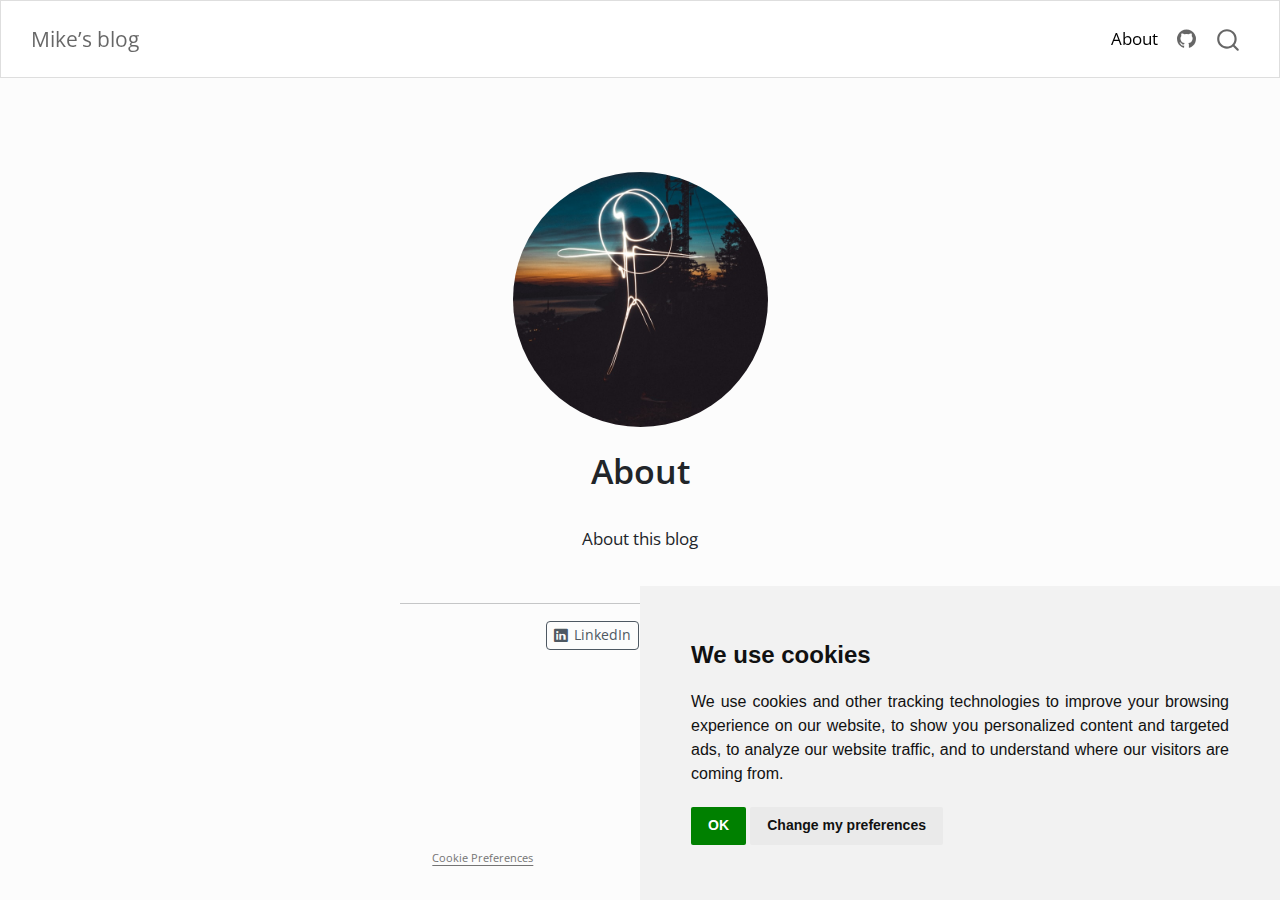
<file: about.html>
<!DOCTYPE html>
<html xmlns="http://www.w3.org/1999/xhtml" lang="en" xml:lang="en"><head>

<meta charset="utf-8">
<meta name="generator" content="quarto-1.5.45">

<meta name="viewport" content="width=device-width, initial-scale=1.0, user-scalable=yes">


<title>About – Mike's blog</title>
<style>
code{white-space: pre-wrap;}
span.smallcaps{font-variant: small-caps;}
div.columns{display: flex; gap: min(4vw, 1.5em);}
div.column{flex: auto; overflow-x: auto;}
div.hanging-indent{margin-left: 1.5em; text-indent: -1.5em;}
ul.task-list{list-style: none;}
ul.task-list li input[type="checkbox"] {
  width: 0.8em;
  margin: 0 0.8em 0.2em -1em; /* quarto-specific, see https://github.com/quarto-dev/quarto-cli/issues/4556 */ 
  vertical-align: middle;
}
</style>


<script src="site_libs/quarto-nav/quarto-nav.js"></script>
<script src="site_libs/quarto-nav/headroom.min.js"></script>
<script src="site_libs/clipboard/clipboard.min.js"></script>
<script src="site_libs/quarto-search/autocomplete.umd.js"></script>
<script src="site_libs/quarto-search/fuse.min.js"></script>
<script src="site_libs/quarto-search/quarto-search.js"></script>
<meta name="quarto:offset" content="./">
<script src="site_libs/cookie-consent/cookie-consent.js"></script>
<link href="site_libs/cookie-consent/cookie-consent.css" rel="stylesheet">
<script src="site_libs/quarto-html/quarto.js"></script>
<script src="site_libs/quarto-html/popper.min.js"></script>
<script src="site_libs/quarto-html/tippy.umd.min.js"></script>
<link href="site_libs/quarto-html/tippy.css" rel="stylesheet">
<link href="site_libs/quarto-html/quarto-syntax-highlighting.css" rel="stylesheet" id="quarto-text-highlighting-styles">
<script src="site_libs/bootstrap/bootstrap.min.js"></script>
<link href="site_libs/bootstrap/bootstrap-icons.css" rel="stylesheet">
<link href="site_libs/bootstrap/bootstrap.min.css" rel="stylesheet" id="quarto-bootstrap" data-mode="light">
<script id="quarto-search-options" type="application/json">{
  "location": "navbar",
  "copy-button": false,
  "collapse-after": 3,
  "panel-placement": "end",
  "type": "overlay",
  "limit": 50,
  "keyboard-shortcut": [
    "f",
    "/",
    "s"
  ],
  "show-item-context": false,
  "language": {
    "search-no-results-text": "No results",
    "search-matching-documents-text": "matching documents",
    "search-copy-link-title": "Copy link to search",
    "search-hide-matches-text": "Hide additional matches",
    "search-more-match-text": "more match in this document",
    "search-more-matches-text": "more matches in this document",
    "search-clear-button-title": "Clear",
    "search-text-placeholder": "",
    "search-detached-cancel-button-title": "Cancel",
    "search-submit-button-title": "Submit",
    "search-label": "Search"
  }
}</script>
<script async="" src="https://www.googletagmanager.com/gtag/js?id=G-9LRCYKYZ44"></script>

<script type="text/plain" cookie-consent="tracking">

window.dataLayer = window.dataLayer || [];
function gtag(){dataLayer.push(arguments);}
gtag('js', new Date());
gtag('config', 'G-9LRCYKYZ44', { 'anonymize_ip': true});
</script>

<script type="text/javascript" charset="UTF-8">
document.addEventListener('DOMContentLoaded', function () {
cookieconsent.run({
  "notice_banner_type":"simple",
  "consent_type":"implied",
  "palette":"light",
  "language":"en",
  "page_load_consent_levels":["strictly-necessary","functionality","tracking","targeting"],
  "notice_banner_reject_button_hide":false,
  "preferences_center_close_button_hide":false,
  "website_name":""
  ,
"language":"en"
  });
});
</script> 
  


<link rel="stylesheet" href="styles.css">
</head>

<body class="nav-fixed fullcontent">

<div id="quarto-search-results"></div>
  <header id="quarto-header" class="headroom fixed-top">
    <nav class="navbar navbar-expand-lg " data-bs-theme="dark">
      <div class="navbar-container container-fluid">
      <div class="navbar-brand-container mx-auto">
    <a class="navbar-brand" href="./index.html">
    <span class="navbar-title">Mike’s blog</span>
    </a>
  </div>
            <div id="quarto-search" class="" title="Search"></div>
          <button class="navbar-toggler" type="button" data-bs-toggle="collapse" data-bs-target="#navbarCollapse" aria-controls="navbarCollapse" role="menu" aria-expanded="false" aria-label="Toggle navigation" onclick="if (window.quartoToggleHeadroom) { window.quartoToggleHeadroom(); }">
  <span class="navbar-toggler-icon"></span>
</button>
          <div class="collapse navbar-collapse" id="navbarCollapse">
            <ul class="navbar-nav navbar-nav-scroll ms-auto">
  <li class="nav-item">
    <a class="nav-link active" href="./about.html" aria-current="page"> 
<span class="menu-text">About</span></a>
  </li>  
  <li class="nav-item compact">
    <a class="nav-link" href="https://github.com/"> <i class="bi bi-github" role="img">
</i> 
<span class="menu-text"></span></a>
  </li>  
</ul>
          </div> <!-- /navcollapse -->
            <div class="quarto-navbar-tools">
</div>
      </div> <!-- /container-fluid -->
    </nav>
</header>
<!-- content -->
<div id="quarto-content" class="quarto-container page-columns page-rows-contents page-layout-article page-navbar">
<!-- sidebar -->
<!-- margin-sidebar -->
    
<!-- main -->
<div class="quarto-about-jolla">
  <img src="profile.jpg" class="about-image
  round " style="height: 15em; width: 15em;">
 <header id="title-block-header" class="quarto-title-block default">
<div class="quarto-title">
<h1 class="title">About</h1>
</div>
<div class="quarto-title-meta">
  </div>
</header><main class="content" id="quarto-document-content">
<p>About this blog</p>


</main> 
  <hr class="about-sep">
   <div class="about-links">
  <a href="https://linkedin.com" class="about-link" rel="" target="">
    <i class="bi bi-linkedin"></i>
     <span class="about-link-text">LinkedIn</span>
  </a>
  <a href="https://github.com/mihasK" class="about-link" rel="" target="">
    <i class="bi bi-github"></i>
     <span class="about-link-text">Github</span>
  </a>
</div>
</div>
 <!-- /main -->
<script id="quarto-html-after-body" type="application/javascript">
window.document.addEventListener("DOMContentLoaded", function (event) {
  const toggleBodyColorMode = (bsSheetEl) => {
    const mode = bsSheetEl.getAttribute("data-mode");
    const bodyEl = window.document.querySelector("body");
    if (mode === "dark") {
      bodyEl.classList.add("quarto-dark");
      bodyEl.classList.remove("quarto-light");
    } else {
      bodyEl.classList.add("quarto-light");
      bodyEl.classList.remove("quarto-dark");
    }
  }
  const toggleBodyColorPrimary = () => {
    const bsSheetEl = window.document.querySelector("link#quarto-bootstrap");
    if (bsSheetEl) {
      toggleBodyColorMode(bsSheetEl);
    }
  }
  toggleBodyColorPrimary();  
  const isCodeAnnotation = (el) => {
    for (const clz of el.classList) {
      if (clz.startsWith('code-annotation-')) {                     
        return true;
      }
    }
    return false;
  }
  const onCopySuccess = function(e) {
    // button target
    const button = e.trigger;
    // don't keep focus
    button.blur();
    // flash "checked"
    button.classList.add('code-copy-button-checked');
    var currentTitle = button.getAttribute("title");
    button.setAttribute("title", "Copied!");
    let tooltip;
    if (window.bootstrap) {
      button.setAttribute("data-bs-toggle", "tooltip");
      button.setAttribute("data-bs-placement", "left");
      button.setAttribute("data-bs-title", "Copied!");
      tooltip = new bootstrap.Tooltip(button, 
        { trigger: "manual", 
          customClass: "code-copy-button-tooltip",
          offset: [0, -8]});
      tooltip.show();    
    }
    setTimeout(function() {
      if (tooltip) {
        tooltip.hide();
        button.removeAttribute("data-bs-title");
        button.removeAttribute("data-bs-toggle");
        button.removeAttribute("data-bs-placement");
      }
      button.setAttribute("title", currentTitle);
      button.classList.remove('code-copy-button-checked');
    }, 1000);
    // clear code selection
    e.clearSelection();
  }
  const getTextToCopy = function(trigger) {
      const codeEl = trigger.previousElementSibling.cloneNode(true);
      for (const childEl of codeEl.children) {
        if (isCodeAnnotation(childEl)) {
          childEl.remove();
        }
      }
      return codeEl.innerText;
  }
  const clipboard = new window.ClipboardJS('.code-copy-button:not([data-in-quarto-modal])', {
    text: getTextToCopy
  });
  clipboard.on('success', onCopySuccess);
  if (window.document.getElementById('quarto-embedded-source-code-modal')) {
    // For code content inside modals, clipBoardJS needs to be initialized with a container option
    // TODO: Check when it could be a function (https://github.com/zenorocha/clipboard.js/issues/860)
    const clipboardModal = new window.ClipboardJS('.code-copy-button[data-in-quarto-modal]', {
      text: getTextToCopy,
      container: window.document.getElementById('quarto-embedded-source-code-modal')
    });
    clipboardModal.on('success', onCopySuccess);
  }
    var localhostRegex = new RegExp(/^(?:http|https):\/\/localhost\:?[0-9]*\//);
    var mailtoRegex = new RegExp(/^mailto:/);
      var filterRegex = new RegExp("https:\/\/mihasK\.github\.io\/mq\/");
    var isInternal = (href) => {
        return filterRegex.test(href) || localhostRegex.test(href) || mailtoRegex.test(href);
    }
    // Inspect non-navigation links and adorn them if external
 	var links = window.document.querySelectorAll('a[href]:not(.nav-link):not(.navbar-brand):not(.toc-action):not(.sidebar-link):not(.sidebar-item-toggle):not(.pagination-link):not(.no-external):not([aria-hidden]):not(.dropdown-item):not(.quarto-navigation-tool):not(.about-link)');
    for (var i=0; i<links.length; i++) {
      const link = links[i];
      if (!isInternal(link.href)) {
        // undo the damage that might have been done by quarto-nav.js in the case of
        // links that we want to consider external
        if (link.dataset.originalHref !== undefined) {
          link.href = link.dataset.originalHref;
        }
      }
    }
  function tippyHover(el, contentFn, onTriggerFn, onUntriggerFn) {
    const config = {
      allowHTML: true,
      maxWidth: 500,
      delay: 100,
      arrow: false,
      appendTo: function(el) {
          return el.parentElement;
      },
      interactive: true,
      interactiveBorder: 10,
      theme: 'quarto',
      placement: 'bottom-start',
    };
    if (contentFn) {
      config.content = contentFn;
    }
    if (onTriggerFn) {
      config.onTrigger = onTriggerFn;
    }
    if (onUntriggerFn) {
      config.onUntrigger = onUntriggerFn;
    }
    window.tippy(el, config); 
  }
  const noterefs = window.document.querySelectorAll('a[role="doc-noteref"]');
  for (var i=0; i<noterefs.length; i++) {
    const ref = noterefs[i];
    tippyHover(ref, function() {
      // use id or data attribute instead here
      let href = ref.getAttribute('data-footnote-href') || ref.getAttribute('href');
      try { href = new URL(href).hash; } catch {}
      const id = href.replace(/^#\/?/, "");
      const note = window.document.getElementById(id);
      if (note) {
        return note.innerHTML;
      } else {
        return "";
      }
    });
  }
  const xrefs = window.document.querySelectorAll('a.quarto-xref');
  const processXRef = (id, note) => {
    // Strip column container classes
    const stripColumnClz = (el) => {
      el.classList.remove("page-full", "page-columns");
      if (el.children) {
        for (const child of el.children) {
          stripColumnClz(child);
        }
      }
    }
    stripColumnClz(note)
    if (id === null || id.startsWith('sec-')) {
      // Special case sections, only their first couple elements
      const container = document.createElement("div");
      if (note.children && note.children.length > 2) {
        container.appendChild(note.children[0].cloneNode(true));
        for (let i = 1; i < note.children.length; i++) {
          const child = note.children[i];
          if (child.tagName === "P" && child.innerText === "") {
            continue;
          } else {
            container.appendChild(child.cloneNode(true));
            break;
          }
        }
        if (window.Quarto?.typesetMath) {
          window.Quarto.typesetMath(container);
        }
        return container.innerHTML
      } else {
        if (window.Quarto?.typesetMath) {
          window.Quarto.typesetMath(note);
        }
        return note.innerHTML;
      }
    } else {
      // Remove any anchor links if they are present
      const anchorLink = note.querySelector('a.anchorjs-link');
      if (anchorLink) {
        anchorLink.remove();
      }
      if (window.Quarto?.typesetMath) {
        window.Quarto.typesetMath(note);
      }
      // TODO in 1.5, we should make sure this works without a callout special case
      if (note.classList.contains("callout")) {
        return note.outerHTML;
      } else {
        return note.innerHTML;
      }
    }
  }
  for (var i=0; i<xrefs.length; i++) {
    const xref = xrefs[i];
    tippyHover(xref, undefined, function(instance) {
      instance.disable();
      let url = xref.getAttribute('href');
      let hash = undefined; 
      if (url.startsWith('#')) {
        hash = url;
      } else {
        try { hash = new URL(url).hash; } catch {}
      }
      if (hash) {
        const id = hash.replace(/^#\/?/, "");
        const note = window.document.getElementById(id);
        if (note !== null) {
          try {
            const html = processXRef(id, note.cloneNode(true));
            instance.setContent(html);
          } finally {
            instance.enable();
            instance.show();
          }
        } else {
          // See if we can fetch this
          fetch(url.split('#')[0])
          .then(res => res.text())
          .then(html => {
            const parser = new DOMParser();
            const htmlDoc = parser.parseFromString(html, "text/html");
            const note = htmlDoc.getElementById(id);
            if (note !== null) {
              const html = processXRef(id, note);
              instance.setContent(html);
            } 
          }).finally(() => {
            instance.enable();
            instance.show();
          });
        }
      } else {
        // See if we can fetch a full url (with no hash to target)
        // This is a special case and we should probably do some content thinning / targeting
        fetch(url)
        .then(res => res.text())
        .then(html => {
          const parser = new DOMParser();
          const htmlDoc = parser.parseFromString(html, "text/html");
          const note = htmlDoc.querySelector('main.content');
          if (note !== null) {
            // This should only happen for chapter cross references
            // (since there is no id in the URL)
            // remove the first header
            if (note.children.length > 0 && note.children[0].tagName === "HEADER") {
              note.children[0].remove();
            }
            const html = processXRef(null, note);
            instance.setContent(html);
          } 
        }).finally(() => {
          instance.enable();
          instance.show();
        });
      }
    }, function(instance) {
    });
  }
      let selectedAnnoteEl;
      const selectorForAnnotation = ( cell, annotation) => {
        let cellAttr = 'data-code-cell="' + cell + '"';
        let lineAttr = 'data-code-annotation="' +  annotation + '"';
        const selector = 'span[' + cellAttr + '][' + lineAttr + ']';
        return selector;
      }
      const selectCodeLines = (annoteEl) => {
        const doc = window.document;
        const targetCell = annoteEl.getAttribute("data-target-cell");
        const targetAnnotation = annoteEl.getAttribute("data-target-annotation");
        const annoteSpan = window.document.querySelector(selectorForAnnotation(targetCell, targetAnnotation));
        const lines = annoteSpan.getAttribute("data-code-lines").split(",");
        const lineIds = lines.map((line) => {
          return targetCell + "-" + line;
        })
        let top = null;
        let height = null;
        let parent = null;
        if (lineIds.length > 0) {
            //compute the position of the single el (top and bottom and make a div)
            const el = window.document.getElementById(lineIds[0]);
            top = el.offsetTop;
            height = el.offsetHeight;
            parent = el.parentElement.parentElement;
          if (lineIds.length > 1) {
            const lastEl = window.document.getElementById(lineIds[lineIds.length - 1]);
            const bottom = lastEl.offsetTop + lastEl.offsetHeight;
            height = bottom - top;
          }
          if (top !== null && height !== null && parent !== null) {
            // cook up a div (if necessary) and position it 
            let div = window.document.getElementById("code-annotation-line-highlight");
            if (div === null) {
              div = window.document.createElement("div");
              div.setAttribute("id", "code-annotation-line-highlight");
              div.style.position = 'absolute';
              parent.appendChild(div);
            }
            div.style.top = top - 2 + "px";
            div.style.height = height + 4 + "px";
            div.style.left = 0;
            let gutterDiv = window.document.getElementById("code-annotation-line-highlight-gutter");
            if (gutterDiv === null) {
              gutterDiv = window.document.createElement("div");
              gutterDiv.setAttribute("id", "code-annotation-line-highlight-gutter");
              gutterDiv.style.position = 'absolute';
              const codeCell = window.document.getElementById(targetCell);
              const gutter = codeCell.querySelector('.code-annotation-gutter');
              gutter.appendChild(gutterDiv);
            }
            gutterDiv.style.top = top - 2 + "px";
            gutterDiv.style.height = height + 4 + "px";
          }
          selectedAnnoteEl = annoteEl;
        }
      };
      const unselectCodeLines = () => {
        const elementsIds = ["code-annotation-line-highlight", "code-annotation-line-highlight-gutter"];
        elementsIds.forEach((elId) => {
          const div = window.document.getElementById(elId);
          if (div) {
            div.remove();
          }
        });
        selectedAnnoteEl = undefined;
      };
        // Handle positioning of the toggle
    window.addEventListener(
      "resize",
      throttle(() => {
        elRect = undefined;
        if (selectedAnnoteEl) {
          selectCodeLines(selectedAnnoteEl);
        }
      }, 10)
    );
    function throttle(fn, ms) {
    let throttle = false;
    let timer;
      return (...args) => {
        if(!throttle) { // first call gets through
            fn.apply(this, args);
            throttle = true;
        } else { // all the others get throttled
            if(timer) clearTimeout(timer); // cancel #2
            timer = setTimeout(() => {
              fn.apply(this, args);
              timer = throttle = false;
            }, ms);
        }
      };
    }
      // Attach click handler to the DT
      const annoteDls = window.document.querySelectorAll('dt[data-target-cell]');
      for (const annoteDlNode of annoteDls) {
        annoteDlNode.addEventListener('click', (event) => {
          const clickedEl = event.target;
          if (clickedEl !== selectedAnnoteEl) {
            unselectCodeLines();
            const activeEl = window.document.querySelector('dt[data-target-cell].code-annotation-active');
            if (activeEl) {
              activeEl.classList.remove('code-annotation-active');
            }
            selectCodeLines(clickedEl);
            clickedEl.classList.add('code-annotation-active');
          } else {
            // Unselect the line
            unselectCodeLines();
            clickedEl.classList.remove('code-annotation-active');
          }
        });
      }
  const findCites = (el) => {
    const parentEl = el.parentElement;
    if (parentEl) {
      const cites = parentEl.dataset.cites;
      if (cites) {
        return {
          el,
          cites: cites.split(' ')
        };
      } else {
        return findCites(el.parentElement)
      }
    } else {
      return undefined;
    }
  };
  var bibliorefs = window.document.querySelectorAll('a[role="doc-biblioref"]');
  for (var i=0; i<bibliorefs.length; i++) {
    const ref = bibliorefs[i];
    const citeInfo = findCites(ref);
    if (citeInfo) {
      tippyHover(citeInfo.el, function() {
        var popup = window.document.createElement('div');
        citeInfo.cites.forEach(function(cite) {
          var citeDiv = window.document.createElement('div');
          citeDiv.classList.add('hanging-indent');
          citeDiv.classList.add('csl-entry');
          var biblioDiv = window.document.getElementById('ref-' + cite);
          if (biblioDiv) {
            citeDiv.innerHTML = biblioDiv.innerHTML;
          }
          popup.appendChild(citeDiv);
        });
        return popup.innerHTML;
      });
    }
  }
});
</script>
</div> <!-- /content -->
<footer class="footer">
  <div class="nav-footer">
    <div class="nav-footer-left">
      &nbsp;
    </div>   
    <div class="nav-footer-center">

<div class="cookie-consent-footer"><a href="#" id="open_preferences_center">Cookie Preferences</a></div></div>
    <div class="nav-footer-right">
      &nbsp;
    </div>
  </div>
</footer>




</body></html>
</file>
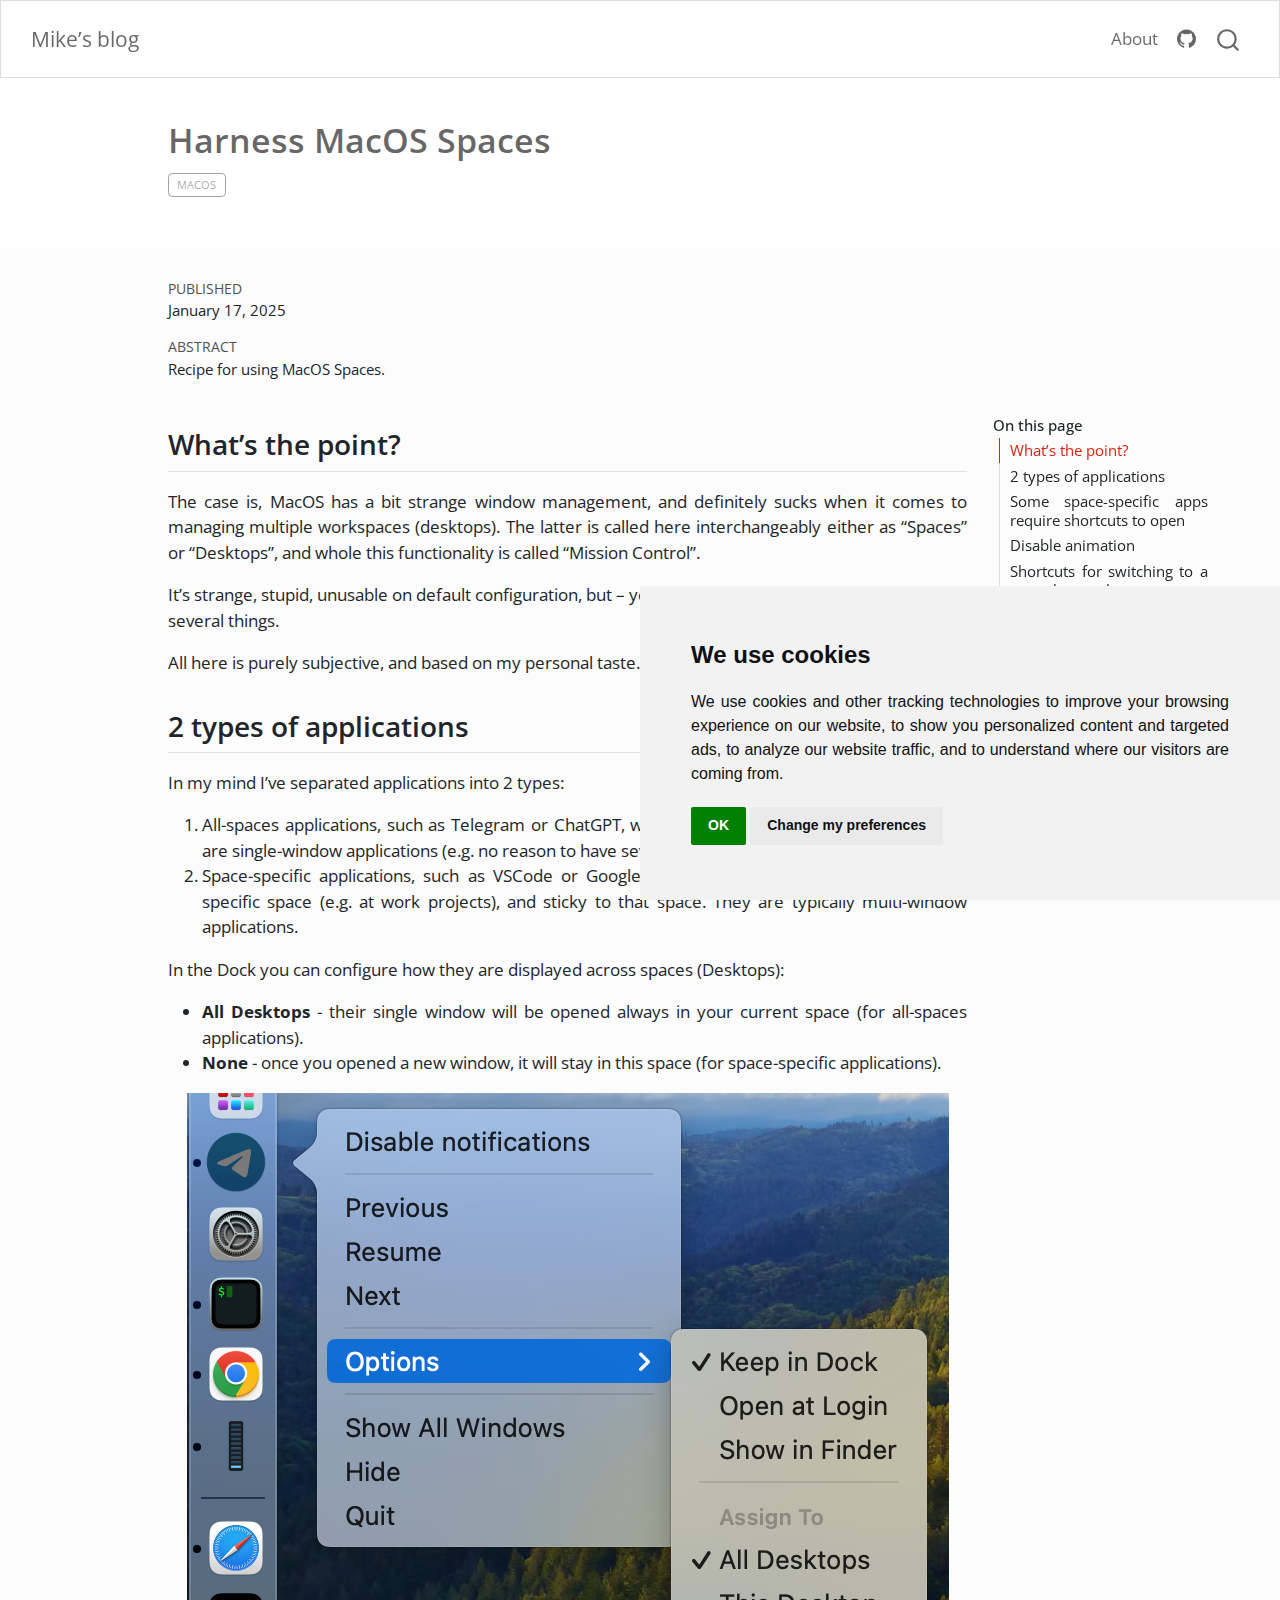
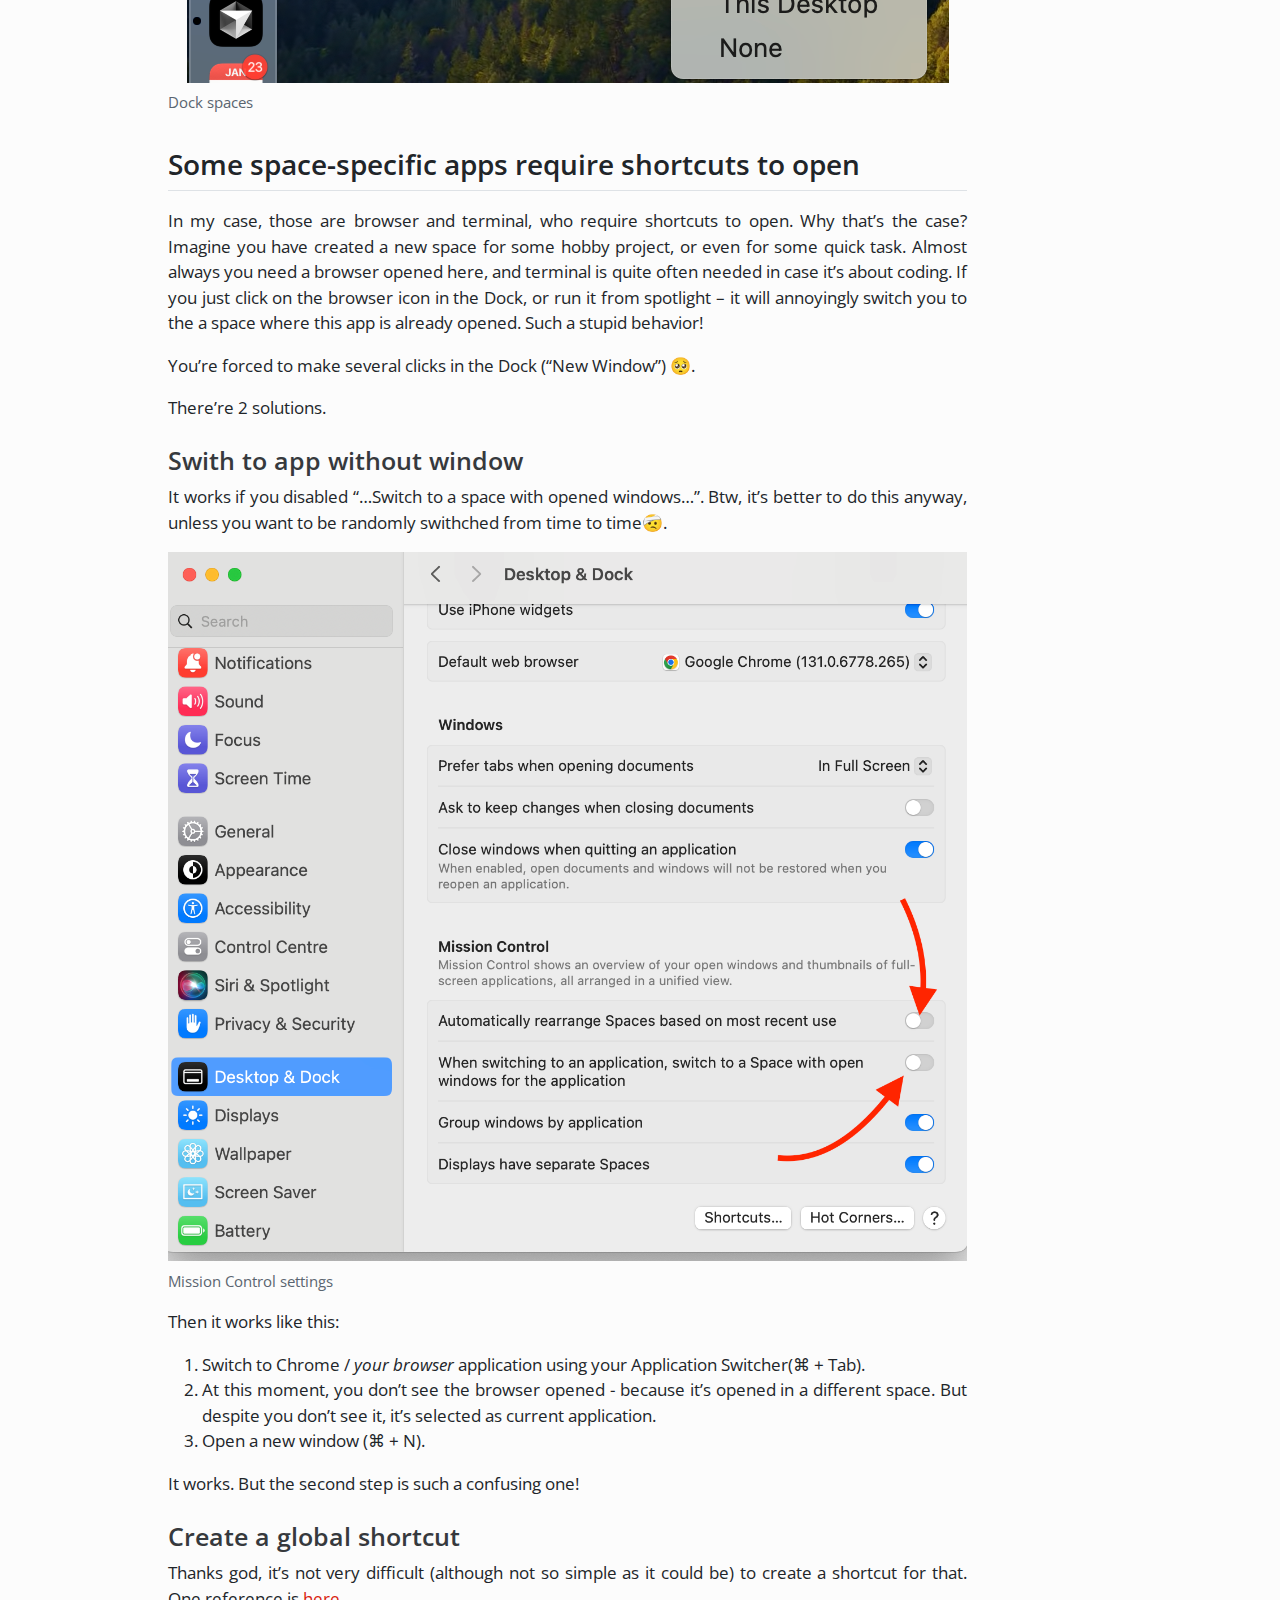
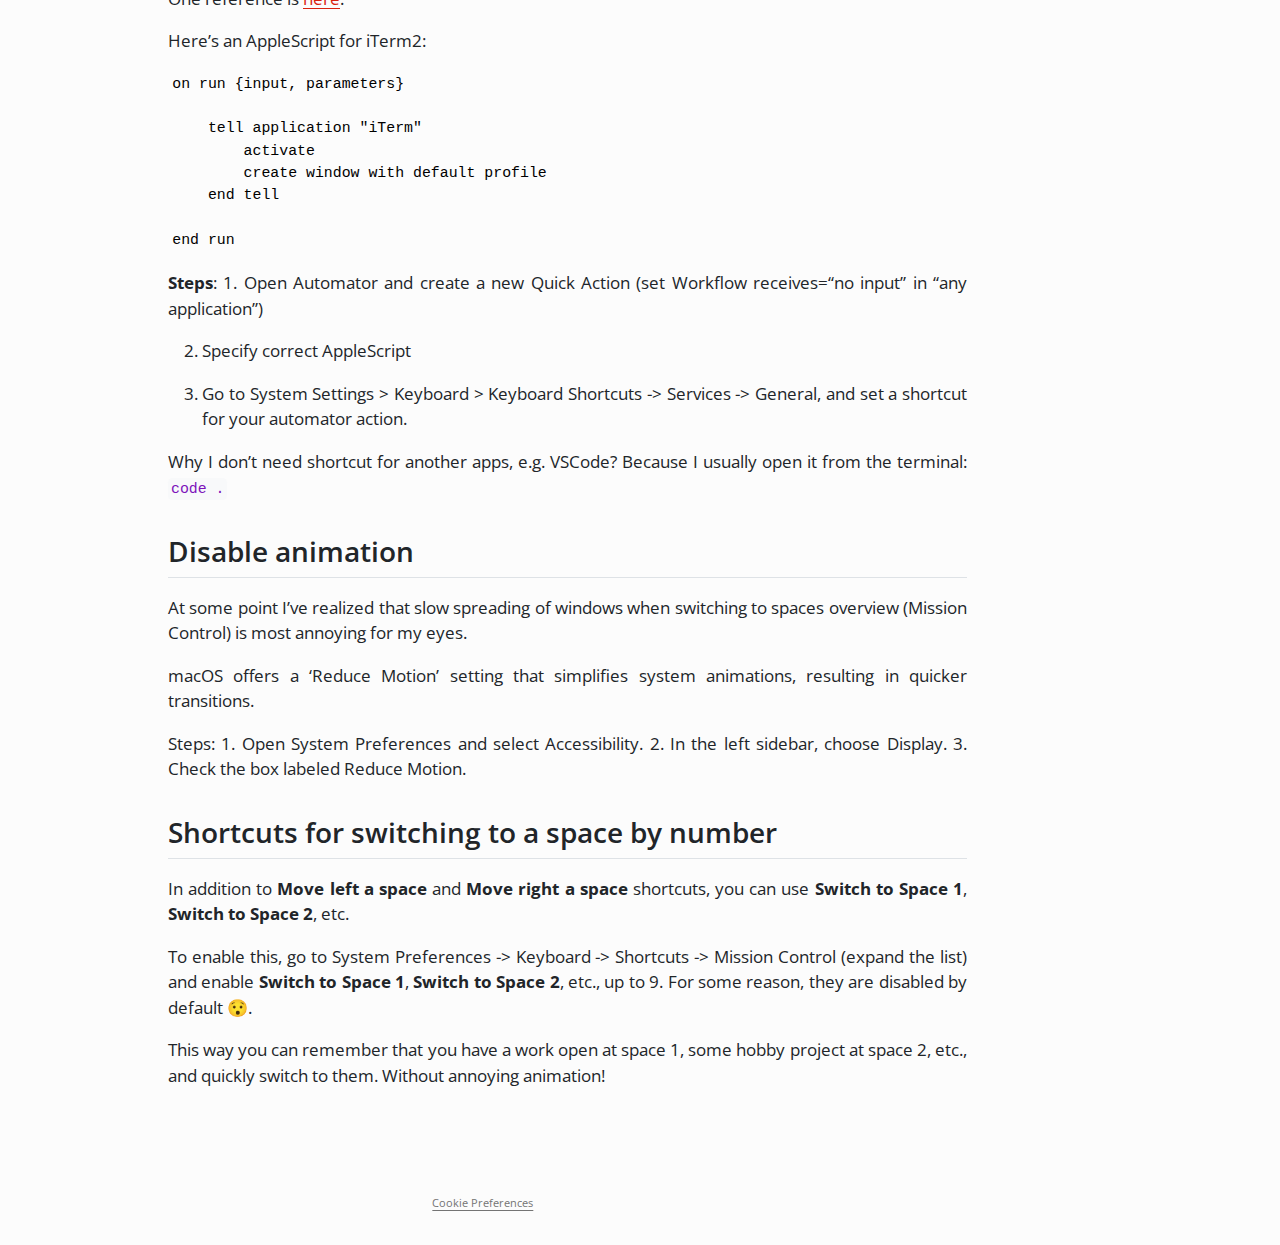
<file: posts/harness-macos-spaces/harness-macos-spaces.html>
<!DOCTYPE html>
<html xmlns="http://www.w3.org/1999/xhtml" lang="en" xml:lang="en"><head>

<meta charset="utf-8">
<meta name="generator" content="quarto-1.5.45">

<meta name="viewport" content="width=device-width, initial-scale=1.0, user-scalable=yes">

<meta name="dcterms.date" content="2025-01-17">

<title>Harness MacOS Spaces – Mike's blog</title>
<style>
code{white-space: pre-wrap;}
span.smallcaps{font-variant: small-caps;}
div.columns{display: flex; gap: min(4vw, 1.5em);}
div.column{flex: auto; overflow-x: auto;}
div.hanging-indent{margin-left: 1.5em; text-indent: -1.5em;}
ul.task-list{list-style: none;}
ul.task-list li input[type="checkbox"] {
  width: 0.8em;
  margin: 0 0.8em 0.2em -1em; /* quarto-specific, see https://github.com/quarto-dev/quarto-cli/issues/4556 */ 
  vertical-align: middle;
}
</style>


<script src="../../site_libs/quarto-nav/quarto-nav.js"></script>
<script src="../../site_libs/quarto-nav/headroom.min.js"></script>
<script src="../../site_libs/clipboard/clipboard.min.js"></script>
<script src="../../site_libs/quarto-search/autocomplete.umd.js"></script>
<script src="../../site_libs/quarto-search/fuse.min.js"></script>
<script src="../../site_libs/quarto-search/quarto-search.js"></script>
<meta name="quarto:offset" content="../../">
<script src="../../site_libs/cookie-consent/cookie-consent.js"></script>
<link href="../../site_libs/cookie-consent/cookie-consent.css" rel="stylesheet">
<script src="../../site_libs/quarto-html/quarto.js"></script>
<script src="../../site_libs/quarto-html/popper.min.js"></script>
<script src="../../site_libs/quarto-html/tippy.umd.min.js"></script>
<script src="../../site_libs/quarto-html/anchor.min.js"></script>
<link href="../../site_libs/quarto-html/tippy.css" rel="stylesheet">
<link href="../../site_libs/quarto-html/quarto-syntax-highlighting.css" rel="stylesheet" id="quarto-text-highlighting-styles">
<script src="../../site_libs/bootstrap/bootstrap.min.js"></script>
<link href="../../site_libs/bootstrap/bootstrap-icons.css" rel="stylesheet">
<link href="../../site_libs/bootstrap/bootstrap.min.css" rel="stylesheet" id="quarto-bootstrap" data-mode="light">
<script id="quarto-search-options" type="application/json">{
  "location": "navbar",
  "copy-button": false,
  "collapse-after": 3,
  "panel-placement": "end",
  "type": "overlay",
  "limit": 50,
  "keyboard-shortcut": [
    "f",
    "/",
    "s"
  ],
  "show-item-context": false,
  "language": {
    "search-no-results-text": "No results",
    "search-matching-documents-text": "matching documents",
    "search-copy-link-title": "Copy link to search",
    "search-hide-matches-text": "Hide additional matches",
    "search-more-match-text": "more match in this document",
    "search-more-matches-text": "more matches in this document",
    "search-clear-button-title": "Clear",
    "search-text-placeholder": "",
    "search-detached-cancel-button-title": "Cancel",
    "search-submit-button-title": "Submit",
    "search-label": "Search"
  }
}</script>
<script async="" src="https://www.googletagmanager.com/gtag/js?id=G-9LRCYKYZ44"></script>

<script type="text/plain" cookie-consent="tracking">

window.dataLayer = window.dataLayer || [];
function gtag(){dataLayer.push(arguments);}
gtag('js', new Date());
gtag('config', 'G-9LRCYKYZ44', { 'anonymize_ip': true});
</script>

<script type="text/javascript" charset="UTF-8">
document.addEventListener('DOMContentLoaded', function () {
cookieconsent.run({
  "notice_banner_type":"simple",
  "consent_type":"implied",
  "palette":"light",
  "language":"en",
  "page_load_consent_levels":["strictly-necessary","functionality","tracking","targeting"],
  "notice_banner_reject_button_hide":false,
  "preferences_center_close_button_hide":false,
  "website_name":""
  ,
"language":"en"
  });
});
</script> 
  


<link rel="stylesheet" href="../../styles.css">
</head>

<body class="nav-fixed">

<div id="quarto-search-results"></div>
  <header id="quarto-header" class="headroom fixed-top quarto-banner">
    <nav class="navbar navbar-expand-lg " data-bs-theme="dark">
      <div class="navbar-container container-fluid">
      <div class="navbar-brand-container mx-auto">
    <a class="navbar-brand" href="../../index.html">
    <span class="navbar-title">Mike’s blog</span>
    </a>
  </div>
            <div id="quarto-search" class="" title="Search"></div>
          <button class="navbar-toggler" type="button" data-bs-toggle="collapse" data-bs-target="#navbarCollapse" aria-controls="navbarCollapse" role="menu" aria-expanded="false" aria-label="Toggle navigation" onclick="if (window.quartoToggleHeadroom) { window.quartoToggleHeadroom(); }">
  <span class="navbar-toggler-icon"></span>
</button>
          <div class="collapse navbar-collapse" id="navbarCollapse">
            <ul class="navbar-nav navbar-nav-scroll ms-auto">
  <li class="nav-item">
    <a class="nav-link" href="../../about.html"> 
<span class="menu-text">About</span></a>
  </li>  
  <li class="nav-item compact">
    <a class="nav-link" href="https://github.com/"> <i class="bi bi-github" role="img">
</i> 
<span class="menu-text"></span></a>
  </li>  
</ul>
          </div> <!-- /navcollapse -->
            <div class="quarto-navbar-tools">
</div>
      </div> <!-- /container-fluid -->
    </nav>
</header>
<!-- content -->
<header id="title-block-header" class="quarto-title-block default page-columns page-full">
  <div class="quarto-title-banner page-columns page-full">
    <div class="quarto-title column-body">
      <h1 class="title">Harness MacOS Spaces</h1>
                                <div class="quarto-categories">
                <div class="quarto-category">macos</div>
              </div>
                  </div>
  </div>
    
  
  <div class="quarto-title-meta">

      
      <div>
      <div class="quarto-title-meta-heading">Published</div>
      <div class="quarto-title-meta-contents">
        <p class="date">January 17, 2025</p>
      </div>
    </div>
    
      
    </div>
    
  <div>
    <div class="abstract">
      <div class="block-title">Abstract</div>
      <p>Recipe for using MacOS Spaces.</p>
    </div>
  </div>
  
  </header><div id="quarto-content" class="quarto-container page-columns page-rows-contents page-layout-article page-navbar">
<!-- sidebar -->
<!-- margin-sidebar -->
    <div id="quarto-margin-sidebar" class="sidebar margin-sidebar">
        <nav id="TOC" role="doc-toc" class="toc-active">
    <h2 id="toc-title">On this page</h2>
   
  <ul>
  <li><a href="#whats-the-point" id="toc-whats-the-point" class="nav-link active" data-scroll-target="#whats-the-point">What’s the point?</a></li>
  <li><a href="#types-of-applications" id="toc-types-of-applications" class="nav-link" data-scroll-target="#types-of-applications">2 types of applications</a></li>
  <li><a href="#some-space-specific-apps-require-shortcuts-to-open" id="toc-some-space-specific-apps-require-shortcuts-to-open" class="nav-link" data-scroll-target="#some-space-specific-apps-require-shortcuts-to-open">Some space-specific apps require shortcuts to open</a>
  <ul class="collapse">
  <li><a href="#swith-to-app-without-window" id="toc-swith-to-app-without-window" class="nav-link" data-scroll-target="#swith-to-app-without-window">Swith to app without window</a></li>
  <li><a href="#create-a-global-shortcut" id="toc-create-a-global-shortcut" class="nav-link" data-scroll-target="#create-a-global-shortcut">Create a global shortcut</a></li>
  </ul></li>
  <li><a href="#disable-animation" id="toc-disable-animation" class="nav-link" data-scroll-target="#disable-animation">Disable animation</a></li>
  <li><a href="#shortcuts-for-switching-to-a-space-by-number" id="toc-shortcuts-for-switching-to-a-space-by-number" class="nav-link" data-scroll-target="#shortcuts-for-switching-to-a-space-by-number">Shortcuts for switching to a space by number</a></li>
  </ul>
</nav>
    </div>
<!-- main -->
<main class="content quarto-banner-title-block" id="quarto-document-content">





<section id="whats-the-point" class="level2">
<h2 class="anchored" data-anchor-id="whats-the-point">What’s the point?</h2>
<p>The case is, MacOS has a bit strange window management, and definitely sucks when it comes to managing multiple workspaces (desktops). The latter is called here interchangeably either as “Spaces” or “Desktops”, and whole this functionality is called “Mission Control”.</p>
<p>It’s strange, stupid, unusable on default configuration, but – you can harness it more or less with help of several things.</p>
<p>All here is purely subjective, and based on my personal taste.</p>
</section>
<section id="types-of-applications" class="level2">
<h2 class="anchored" data-anchor-id="types-of-applications">2 types of applications</h2>
<p>In my mind I’ve separated applications into 2 types:</p>
<ol type="1">
<li>All-spaces applications, such as Telegram or ChatGPT, which could be opened in any space. They are single-window applications (e.g.&nbsp;no reason to have several windows of chat application opened).</li>
<li>Space-specific applications, such as VSCode or Google Chrome, which should be opened in a specific space (e.g.&nbsp;at work projects), and sticky to that space. They are typically multi-window applications.</li>
</ol>
<p>In the Dock you can configure how they are displayed across spaces (Desktops):</p>
<ul>
<li><strong>All Desktops</strong> - their single window will be opened always in your current space (for all-spaces applications).</li>
<li><strong>None</strong> - once you opened a new window, it will stay in this space (for space-specific applications).</li>
</ul>
<div class="quarto-figure quarto-figure-center">
<figure class="figure">
<p><img src="./dock_spaces.png" class="img-fluid figure-img"></p>
<figcaption>Dock spaces</figcaption>
</figure>
</div>
</section>
<section id="some-space-specific-apps-require-shortcuts-to-open" class="level2">
<h2 class="anchored" data-anchor-id="some-space-specific-apps-require-shortcuts-to-open">Some space-specific apps require shortcuts to open</h2>
<p>In my case, those are browser and terminal, who require shortcuts to open. Why that’s the case? Imagine you have created a new space for some hobby project, or even for some quick task. Almost always you need a browser opened here, and terminal is quite often needed in case it’s about coding. If you just click on the browser icon in the Dock, or run it from spotlight – it will annoyingly switch you to the a space where this app is already opened. Such a stupid behavior!</p>
<p>You’re forced to make several clicks in the Dock (“New Window”) 🥺.</p>
<p>There’re 2 solutions.</p>
<section id="swith-to-app-without-window" class="level3">
<h3 class="anchored" data-anchor-id="swith-to-app-without-window">Swith to app without window</h3>
<p>It works if you disabled “…Switch to a space with opened windows…”. Btw, it’s better to do this anyway, unless you want to be randomly swithched from time to time🤕.</p>
<div class="quarto-figure quarto-figure-center">
<figure class="figure">
<p><img src="./mission_control_settings.png" class="img-fluid figure-img"></p>
<figcaption>Mission Control settings</figcaption>
</figure>
</div>
<p>Then it works like this:</p>
<ol type="1">
<li>Switch to Chrome / <em>your browser</em> application using your Application Switcher(⌘ + Tab).</li>
<li>At this moment, you don’t see the browser opened - because it’s opened in a different space. But despite you don’t see it, it’s selected as current application.</li>
<li>Open a new window (⌘ + N).</li>
</ol>
<p>It works. But the second step is such a confusing one!</p>
</section>
<section id="create-a-global-shortcut" class="level3">
<h3 class="anchored" data-anchor-id="create-a-global-shortcut">Create a global shortcut</h3>
<p>Thanks god, it’s not very difficult (although not so simple as it could be) to create a shortcut for that. One reference is <a href="https://medium.com/@an23lm/shortcut-to-open-new-chrome-window-28ffeaad0d80">here</a>.</p>
<p>Here’s an AppleScript for iTerm2:</p>
<pre class="applescript"><code>on run {input, parameters}
    
    tell application "iTerm"
        activate
        create window with default profile
    end tell
    
end run</code></pre>
<p><strong>Steps</strong>: 1. Open Automator and create a new Quick Action (set Workflow receives=“no input” in “any application”)</p>
<ol start="2" type="1">
<li><p>Specify correct AppleScript</p></li>
<li><p>Go to System Settings &gt; Keyboard &gt; Keyboard Shortcuts -&gt; Services -&gt; General, and set a shortcut for your automator action.</p></li>
</ol>
<p>Why I don’t need shortcut for another apps, e.g.&nbsp;VSCode? Because I usually open it from the terminal: <code>code .</code></p>
</section>
</section>
<section id="disable-animation" class="level2">
<h2 class="anchored" data-anchor-id="disable-animation">Disable animation</h2>
<p>At some point I’ve realized that slow spreading of windows when switching to spaces overview (Mission Control) is most annoying for my eyes.</p>
<p>macOS offers a ‘Reduce Motion’ setting that simplifies system animations, resulting in quicker transitions.</p>
<p>Steps: 1. Open System Preferences and select Accessibility. 2. In the left sidebar, choose Display. 3. Check the box labeled Reduce Motion.</p>
</section>
<section id="shortcuts-for-switching-to-a-space-by-number" class="level2">
<h2 class="anchored" data-anchor-id="shortcuts-for-switching-to-a-space-by-number">Shortcuts for switching to a space by number</h2>
<p>In addition to <strong>Move left a space</strong> and <strong>Move right a space</strong> shortcuts, you can use <strong>Switch to Space 1</strong>, <strong>Switch to Space 2</strong>, etc.</p>
<p>To enable this, go to System Preferences -&gt; Keyboard -&gt; Shortcuts -&gt; Mission Control (expand the list) and enable <strong>Switch to Space 1</strong>, <strong>Switch to Space 2</strong>, etc., up to 9. For some reason, they are disabled by default 😯.</p>
<p>This way you can remember that you have a work open at space 1, some hobby project at space 2, etc., and quickly switch to them. Without annoying animation!</p>


</section>

</main> <!-- /main -->
<script id="quarto-html-after-body" type="application/javascript">
window.document.addEventListener("DOMContentLoaded", function (event) {
  const toggleBodyColorMode = (bsSheetEl) => {
    const mode = bsSheetEl.getAttribute("data-mode");
    const bodyEl = window.document.querySelector("body");
    if (mode === "dark") {
      bodyEl.classList.add("quarto-dark");
      bodyEl.classList.remove("quarto-light");
    } else {
      bodyEl.classList.add("quarto-light");
      bodyEl.classList.remove("quarto-dark");
    }
  }
  const toggleBodyColorPrimary = () => {
    const bsSheetEl = window.document.querySelector("link#quarto-bootstrap");
    if (bsSheetEl) {
      toggleBodyColorMode(bsSheetEl);
    }
  }
  toggleBodyColorPrimary();  
  const icon = "";
  const anchorJS = new window.AnchorJS();
  anchorJS.options = {
    placement: 'right',
    icon: icon
  };
  anchorJS.add('.anchored');
  const isCodeAnnotation = (el) => {
    for (const clz of el.classList) {
      if (clz.startsWith('code-annotation-')) {                     
        return true;
      }
    }
    return false;
  }
  const onCopySuccess = function(e) {
    // button target
    const button = e.trigger;
    // don't keep focus
    button.blur();
    // flash "checked"
    button.classList.add('code-copy-button-checked');
    var currentTitle = button.getAttribute("title");
    button.setAttribute("title", "Copied!");
    let tooltip;
    if (window.bootstrap) {
      button.setAttribute("data-bs-toggle", "tooltip");
      button.setAttribute("data-bs-placement", "left");
      button.setAttribute("data-bs-title", "Copied!");
      tooltip = new bootstrap.Tooltip(button, 
        { trigger: "manual", 
          customClass: "code-copy-button-tooltip",
          offset: [0, -8]});
      tooltip.show();    
    }
    setTimeout(function() {
      if (tooltip) {
        tooltip.hide();
        button.removeAttribute("data-bs-title");
        button.removeAttribute("data-bs-toggle");
        button.removeAttribute("data-bs-placement");
      }
      button.setAttribute("title", currentTitle);
      button.classList.remove('code-copy-button-checked');
    }, 1000);
    // clear code selection
    e.clearSelection();
  }
  const getTextToCopy = function(trigger) {
      const codeEl = trigger.previousElementSibling.cloneNode(true);
      for (const childEl of codeEl.children) {
        if (isCodeAnnotation(childEl)) {
          childEl.remove();
        }
      }
      return codeEl.innerText;
  }
  const clipboard = new window.ClipboardJS('.code-copy-button:not([data-in-quarto-modal])', {
    text: getTextToCopy
  });
  clipboard.on('success', onCopySuccess);
  if (window.document.getElementById('quarto-embedded-source-code-modal')) {
    // For code content inside modals, clipBoardJS needs to be initialized with a container option
    // TODO: Check when it could be a function (https://github.com/zenorocha/clipboard.js/issues/860)
    const clipboardModal = new window.ClipboardJS('.code-copy-button[data-in-quarto-modal]', {
      text: getTextToCopy,
      container: window.document.getElementById('quarto-embedded-source-code-modal')
    });
    clipboardModal.on('success', onCopySuccess);
  }
    var localhostRegex = new RegExp(/^(?:http|https):\/\/localhost\:?[0-9]*\//);
    var mailtoRegex = new RegExp(/^mailto:/);
      var filterRegex = new RegExp("https:\/\/mihasK\.github\.io\/mq\/");
    var isInternal = (href) => {
        return filterRegex.test(href) || localhostRegex.test(href) || mailtoRegex.test(href);
    }
    // Inspect non-navigation links and adorn them if external
 	var links = window.document.querySelectorAll('a[href]:not(.nav-link):not(.navbar-brand):not(.toc-action):not(.sidebar-link):not(.sidebar-item-toggle):not(.pagination-link):not(.no-external):not([aria-hidden]):not(.dropdown-item):not(.quarto-navigation-tool):not(.about-link)');
    for (var i=0; i<links.length; i++) {
      const link = links[i];
      if (!isInternal(link.href)) {
        // undo the damage that might have been done by quarto-nav.js in the case of
        // links that we want to consider external
        if (link.dataset.originalHref !== undefined) {
          link.href = link.dataset.originalHref;
        }
      }
    }
  function tippyHover(el, contentFn, onTriggerFn, onUntriggerFn) {
    const config = {
      allowHTML: true,
      maxWidth: 500,
      delay: 100,
      arrow: false,
      appendTo: function(el) {
          return el.parentElement;
      },
      interactive: true,
      interactiveBorder: 10,
      theme: 'quarto',
      placement: 'bottom-start',
    };
    if (contentFn) {
      config.content = contentFn;
    }
    if (onTriggerFn) {
      config.onTrigger = onTriggerFn;
    }
    if (onUntriggerFn) {
      config.onUntrigger = onUntriggerFn;
    }
    window.tippy(el, config); 
  }
  const noterefs = window.document.querySelectorAll('a[role="doc-noteref"]');
  for (var i=0; i<noterefs.length; i++) {
    const ref = noterefs[i];
    tippyHover(ref, function() {
      // use id or data attribute instead here
      let href = ref.getAttribute('data-footnote-href') || ref.getAttribute('href');
      try { href = new URL(href).hash; } catch {}
      const id = href.replace(/^#\/?/, "");
      const note = window.document.getElementById(id);
      if (note) {
        return note.innerHTML;
      } else {
        return "";
      }
    });
  }
  const xrefs = window.document.querySelectorAll('a.quarto-xref');
  const processXRef = (id, note) => {
    // Strip column container classes
    const stripColumnClz = (el) => {
      el.classList.remove("page-full", "page-columns");
      if (el.children) {
        for (const child of el.children) {
          stripColumnClz(child);
        }
      }
    }
    stripColumnClz(note)
    if (id === null || id.startsWith('sec-')) {
      // Special case sections, only their first couple elements
      const container = document.createElement("div");
      if (note.children && note.children.length > 2) {
        container.appendChild(note.children[0].cloneNode(true));
        for (let i = 1; i < note.children.length; i++) {
          const child = note.children[i];
          if (child.tagName === "P" && child.innerText === "") {
            continue;
          } else {
            container.appendChild(child.cloneNode(true));
            break;
          }
        }
        if (window.Quarto?.typesetMath) {
          window.Quarto.typesetMath(container);
        }
        return container.innerHTML
      } else {
        if (window.Quarto?.typesetMath) {
          window.Quarto.typesetMath(note);
        }
        return note.innerHTML;
      }
    } else {
      // Remove any anchor links if they are present
      const anchorLink = note.querySelector('a.anchorjs-link');
      if (anchorLink) {
        anchorLink.remove();
      }
      if (window.Quarto?.typesetMath) {
        window.Quarto.typesetMath(note);
      }
      // TODO in 1.5, we should make sure this works without a callout special case
      if (note.classList.contains("callout")) {
        return note.outerHTML;
      } else {
        return note.innerHTML;
      }
    }
  }
  for (var i=0; i<xrefs.length; i++) {
    const xref = xrefs[i];
    tippyHover(xref, undefined, function(instance) {
      instance.disable();
      let url = xref.getAttribute('href');
      let hash = undefined; 
      if (url.startsWith('#')) {
        hash = url;
      } else {
        try { hash = new URL(url).hash; } catch {}
      }
      if (hash) {
        const id = hash.replace(/^#\/?/, "");
        const note = window.document.getElementById(id);
        if (note !== null) {
          try {
            const html = processXRef(id, note.cloneNode(true));
            instance.setContent(html);
          } finally {
            instance.enable();
            instance.show();
          }
        } else {
          // See if we can fetch this
          fetch(url.split('#')[0])
          .then(res => res.text())
          .then(html => {
            const parser = new DOMParser();
            const htmlDoc = parser.parseFromString(html, "text/html");
            const note = htmlDoc.getElementById(id);
            if (note !== null) {
              const html = processXRef(id, note);
              instance.setContent(html);
            } 
          }).finally(() => {
            instance.enable();
            instance.show();
          });
        }
      } else {
        // See if we can fetch a full url (with no hash to target)
        // This is a special case and we should probably do some content thinning / targeting
        fetch(url)
        .then(res => res.text())
        .then(html => {
          const parser = new DOMParser();
          const htmlDoc = parser.parseFromString(html, "text/html");
          const note = htmlDoc.querySelector('main.content');
          if (note !== null) {
            // This should only happen for chapter cross references
            // (since there is no id in the URL)
            // remove the first header
            if (note.children.length > 0 && note.children[0].tagName === "HEADER") {
              note.children[0].remove();
            }
            const html = processXRef(null, note);
            instance.setContent(html);
          } 
        }).finally(() => {
          instance.enable();
          instance.show();
        });
      }
    }, function(instance) {
    });
  }
      let selectedAnnoteEl;
      const selectorForAnnotation = ( cell, annotation) => {
        let cellAttr = 'data-code-cell="' + cell + '"';
        let lineAttr = 'data-code-annotation="' +  annotation + '"';
        const selector = 'span[' + cellAttr + '][' + lineAttr + ']';
        return selector;
      }
      const selectCodeLines = (annoteEl) => {
        const doc = window.document;
        const targetCell = annoteEl.getAttribute("data-target-cell");
        const targetAnnotation = annoteEl.getAttribute("data-target-annotation");
        const annoteSpan = window.document.querySelector(selectorForAnnotation(targetCell, targetAnnotation));
        const lines = annoteSpan.getAttribute("data-code-lines").split(",");
        const lineIds = lines.map((line) => {
          return targetCell + "-" + line;
        })
        let top = null;
        let height = null;
        let parent = null;
        if (lineIds.length > 0) {
            //compute the position of the single el (top and bottom and make a div)
            const el = window.document.getElementById(lineIds[0]);
            top = el.offsetTop;
            height = el.offsetHeight;
            parent = el.parentElement.parentElement;
          if (lineIds.length > 1) {
            const lastEl = window.document.getElementById(lineIds[lineIds.length - 1]);
            const bottom = lastEl.offsetTop + lastEl.offsetHeight;
            height = bottom - top;
          }
          if (top !== null && height !== null && parent !== null) {
            // cook up a div (if necessary) and position it 
            let div = window.document.getElementById("code-annotation-line-highlight");
            if (div === null) {
              div = window.document.createElement("div");
              div.setAttribute("id", "code-annotation-line-highlight");
              div.style.position = 'absolute';
              parent.appendChild(div);
            }
            div.style.top = top - 2 + "px";
            div.style.height = height + 4 + "px";
            div.style.left = 0;
            let gutterDiv = window.document.getElementById("code-annotation-line-highlight-gutter");
            if (gutterDiv === null) {
              gutterDiv = window.document.createElement("div");
              gutterDiv.setAttribute("id", "code-annotation-line-highlight-gutter");
              gutterDiv.style.position = 'absolute';
              const codeCell = window.document.getElementById(targetCell);
              const gutter = codeCell.querySelector('.code-annotation-gutter');
              gutter.appendChild(gutterDiv);
            }
            gutterDiv.style.top = top - 2 + "px";
            gutterDiv.style.height = height + 4 + "px";
          }
          selectedAnnoteEl = annoteEl;
        }
      };
      const unselectCodeLines = () => {
        const elementsIds = ["code-annotation-line-highlight", "code-annotation-line-highlight-gutter"];
        elementsIds.forEach((elId) => {
          const div = window.document.getElementById(elId);
          if (div) {
            div.remove();
          }
        });
        selectedAnnoteEl = undefined;
      };
        // Handle positioning of the toggle
    window.addEventListener(
      "resize",
      throttle(() => {
        elRect = undefined;
        if (selectedAnnoteEl) {
          selectCodeLines(selectedAnnoteEl);
        }
      }, 10)
    );
    function throttle(fn, ms) {
    let throttle = false;
    let timer;
      return (...args) => {
        if(!throttle) { // first call gets through
            fn.apply(this, args);
            throttle = true;
        } else { // all the others get throttled
            if(timer) clearTimeout(timer); // cancel #2
            timer = setTimeout(() => {
              fn.apply(this, args);
              timer = throttle = false;
            }, ms);
        }
      };
    }
      // Attach click handler to the DT
      const annoteDls = window.document.querySelectorAll('dt[data-target-cell]');
      for (const annoteDlNode of annoteDls) {
        annoteDlNode.addEventListener('click', (event) => {
          const clickedEl = event.target;
          if (clickedEl !== selectedAnnoteEl) {
            unselectCodeLines();
            const activeEl = window.document.querySelector('dt[data-target-cell].code-annotation-active');
            if (activeEl) {
              activeEl.classList.remove('code-annotation-active');
            }
            selectCodeLines(clickedEl);
            clickedEl.classList.add('code-annotation-active');
          } else {
            // Unselect the line
            unselectCodeLines();
            clickedEl.classList.remove('code-annotation-active');
          }
        });
      }
  const findCites = (el) => {
    const parentEl = el.parentElement;
    if (parentEl) {
      const cites = parentEl.dataset.cites;
      if (cites) {
        return {
          el,
          cites: cites.split(' ')
        };
      } else {
        return findCites(el.parentElement)
      }
    } else {
      return undefined;
    }
  };
  var bibliorefs = window.document.querySelectorAll('a[role="doc-biblioref"]');
  for (var i=0; i<bibliorefs.length; i++) {
    const ref = bibliorefs[i];
    const citeInfo = findCites(ref);
    if (citeInfo) {
      tippyHover(citeInfo.el, function() {
        var popup = window.document.createElement('div');
        citeInfo.cites.forEach(function(cite) {
          var citeDiv = window.document.createElement('div');
          citeDiv.classList.add('hanging-indent');
          citeDiv.classList.add('csl-entry');
          var biblioDiv = window.document.getElementById('ref-' + cite);
          if (biblioDiv) {
            citeDiv.innerHTML = biblioDiv.innerHTML;
          }
          popup.appendChild(citeDiv);
        });
        return popup.innerHTML;
      });
    }
  }
});
</script>
</div> <!-- /content -->
<footer class="footer">
  <div class="nav-footer">
    <div class="nav-footer-left">
      &nbsp;
    </div>   
    <div class="nav-footer-center">

<div class="cookie-consent-footer"><a href="#" id="open_preferences_center">Cookie Preferences</a></div></div>
    <div class="nav-footer-right">
      &nbsp;
    </div>
  </div>
</footer>




</body></html>
</file>
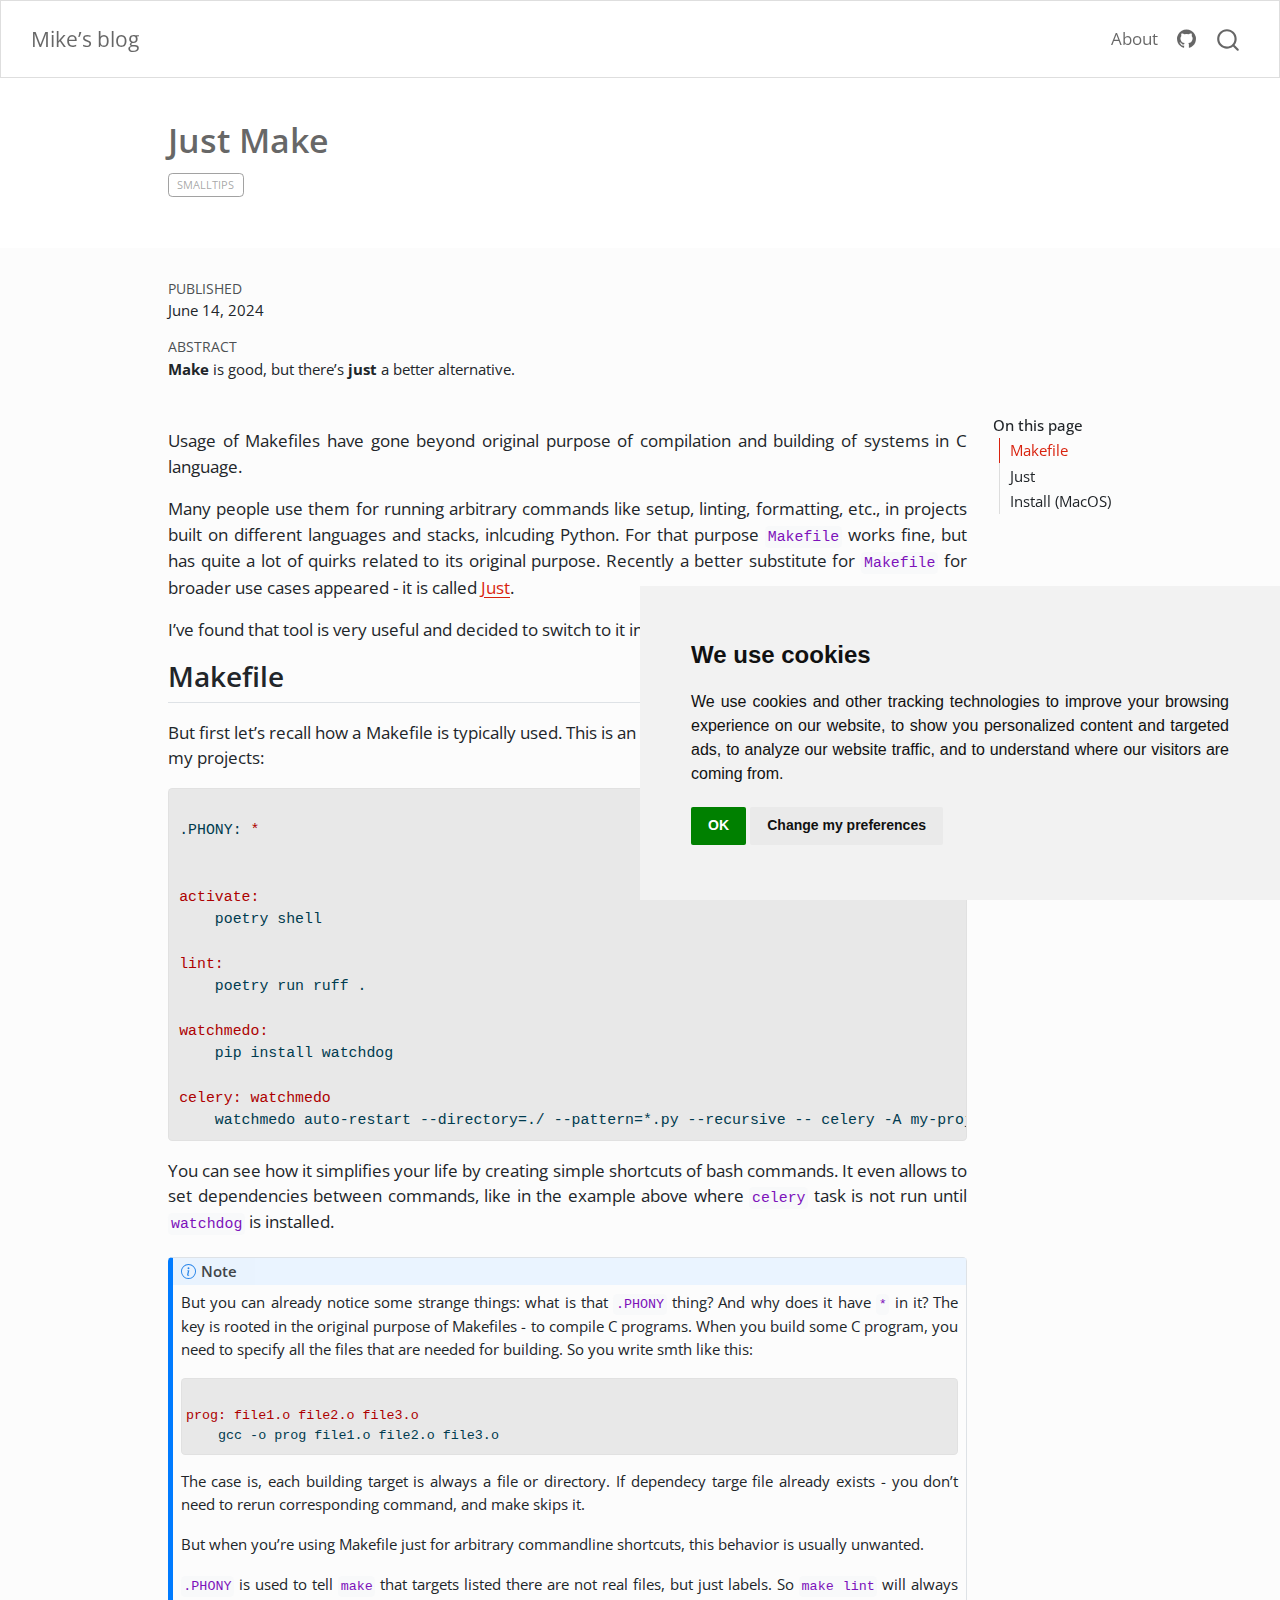
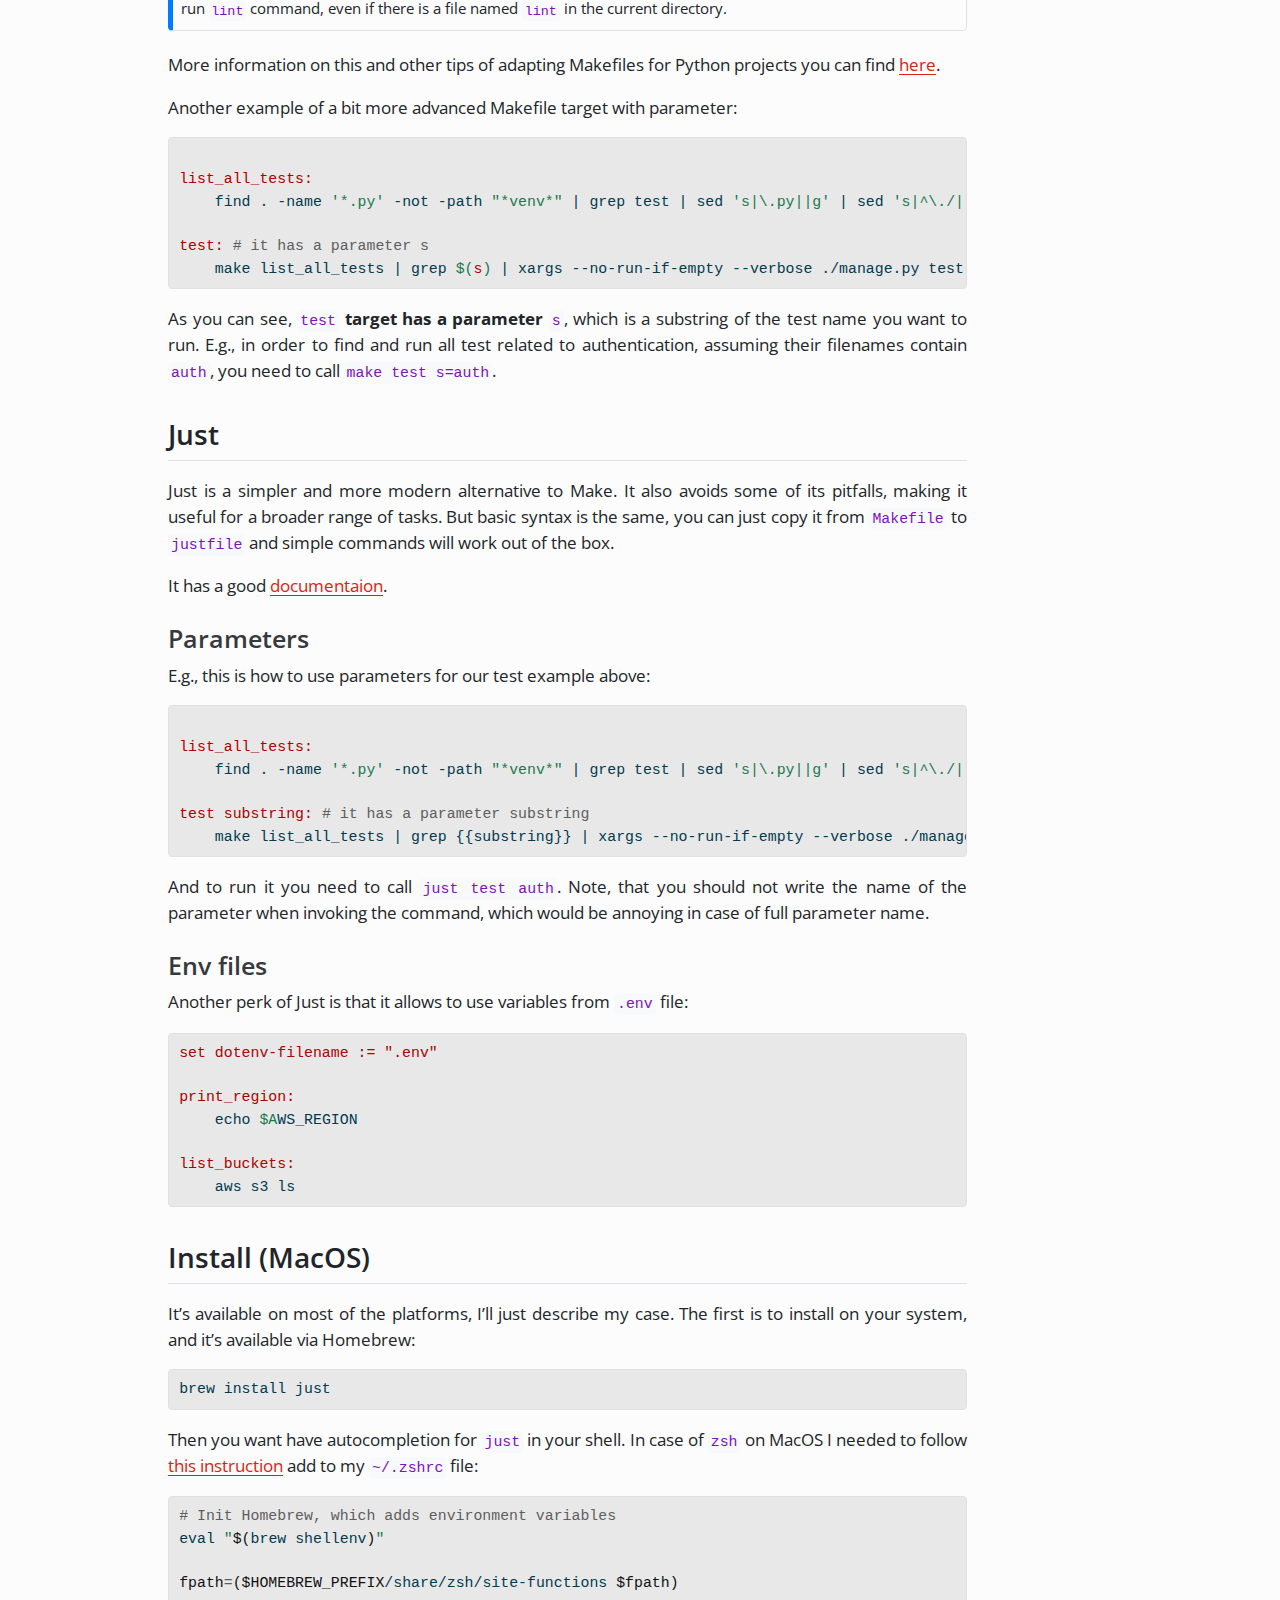
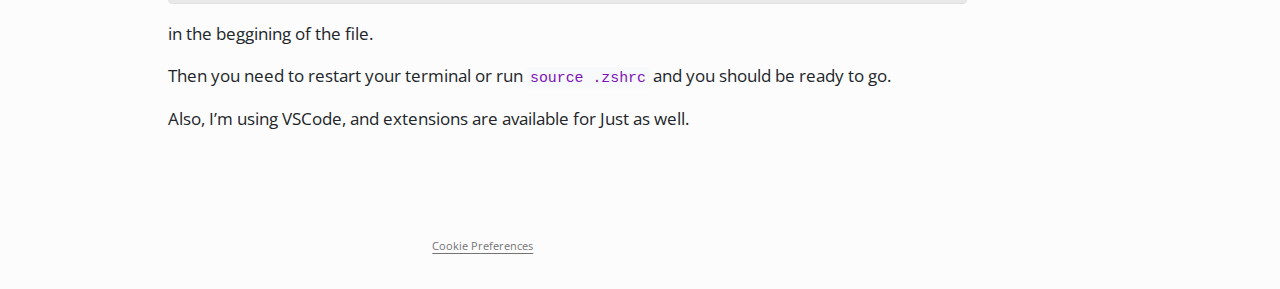
<file: posts/just-make/just-make.html>
<!DOCTYPE html>
<html xmlns="http://www.w3.org/1999/xhtml" lang="en" xml:lang="en"><head>

<meta charset="utf-8">
<meta name="generator" content="quarto-1.5.45">

<meta name="viewport" content="width=device-width, initial-scale=1.0, user-scalable=yes">

<meta name="dcterms.date" content="2024-06-14">

<title>Just Make – Mike's blog</title>
<style>
code{white-space: pre-wrap;}
span.smallcaps{font-variant: small-caps;}
div.columns{display: flex; gap: min(4vw, 1.5em);}
div.column{flex: auto; overflow-x: auto;}
div.hanging-indent{margin-left: 1.5em; text-indent: -1.5em;}
ul.task-list{list-style: none;}
ul.task-list li input[type="checkbox"] {
  width: 0.8em;
  margin: 0 0.8em 0.2em -1em; /* quarto-specific, see https://github.com/quarto-dev/quarto-cli/issues/4556 */ 
  vertical-align: middle;
}
/* CSS for syntax highlighting */
pre > code.sourceCode { white-space: pre; position: relative; }
pre > code.sourceCode > span { line-height: 1.25; }
pre > code.sourceCode > span:empty { height: 1.2em; }
.sourceCode { overflow: visible; }
code.sourceCode > span { color: inherit; text-decoration: inherit; }
div.sourceCode { margin: 1em 0; }
pre.sourceCode { margin: 0; }
@media screen {
div.sourceCode { overflow: auto; }
}
@media print {
pre > code.sourceCode { white-space: pre-wrap; }
pre > code.sourceCode > span { display: inline-block; text-indent: -5em; padding-left: 5em; }
}
pre.numberSource code
  { counter-reset: source-line 0; }
pre.numberSource code > span
  { position: relative; left: -4em; counter-increment: source-line; }
pre.numberSource code > span > a:first-child::before
  { content: counter(source-line);
    position: relative; left: -1em; text-align: right; vertical-align: baseline;
    border: none; display: inline-block;
    -webkit-touch-callout: none; -webkit-user-select: none;
    -khtml-user-select: none; -moz-user-select: none;
    -ms-user-select: none; user-select: none;
    padding: 0 4px; width: 4em;
  }
pre.numberSource { margin-left: 3em;  padding-left: 4px; }
div.sourceCode
  {   }
@media screen {
pre > code.sourceCode > span > a:first-child::before { text-decoration: underline; }
}
</style>


<script src="../../site_libs/quarto-nav/quarto-nav.js"></script>
<script src="../../site_libs/quarto-nav/headroom.min.js"></script>
<script src="../../site_libs/clipboard/clipboard.min.js"></script>
<script src="../../site_libs/quarto-search/autocomplete.umd.js"></script>
<script src="../../site_libs/quarto-search/fuse.min.js"></script>
<script src="../../site_libs/quarto-search/quarto-search.js"></script>
<meta name="quarto:offset" content="../../">
<script src="../../site_libs/cookie-consent/cookie-consent.js"></script>
<link href="../../site_libs/cookie-consent/cookie-consent.css" rel="stylesheet">
<script src="../../site_libs/quarto-html/quarto.js"></script>
<script src="../../site_libs/quarto-html/popper.min.js"></script>
<script src="../../site_libs/quarto-html/tippy.umd.min.js"></script>
<script src="../../site_libs/quarto-html/anchor.min.js"></script>
<link href="../../site_libs/quarto-html/tippy.css" rel="stylesheet">
<link href="../../site_libs/quarto-html/quarto-syntax-highlighting.css" rel="stylesheet" id="quarto-text-highlighting-styles">
<script src="../../site_libs/bootstrap/bootstrap.min.js"></script>
<link href="../../site_libs/bootstrap/bootstrap-icons.css" rel="stylesheet">
<link href="../../site_libs/bootstrap/bootstrap.min.css" rel="stylesheet" id="quarto-bootstrap" data-mode="light">
<script id="quarto-search-options" type="application/json">{
  "location": "navbar",
  "copy-button": false,
  "collapse-after": 3,
  "panel-placement": "end",
  "type": "overlay",
  "limit": 50,
  "keyboard-shortcut": [
    "f",
    "/",
    "s"
  ],
  "show-item-context": false,
  "language": {
    "search-no-results-text": "No results",
    "search-matching-documents-text": "matching documents",
    "search-copy-link-title": "Copy link to search",
    "search-hide-matches-text": "Hide additional matches",
    "search-more-match-text": "more match in this document",
    "search-more-matches-text": "more matches in this document",
    "search-clear-button-title": "Clear",
    "search-text-placeholder": "",
    "search-detached-cancel-button-title": "Cancel",
    "search-submit-button-title": "Submit",
    "search-label": "Search"
  }
}</script>
<script async="" src="https://www.googletagmanager.com/gtag/js?id=G-9LRCYKYZ44"></script>

<script type="text/plain" cookie-consent="tracking">

window.dataLayer = window.dataLayer || [];
function gtag(){dataLayer.push(arguments);}
gtag('js', new Date());
gtag('config', 'G-9LRCYKYZ44', { 'anonymize_ip': true});
</script>

<script type="text/javascript" charset="UTF-8">
document.addEventListener('DOMContentLoaded', function () {
cookieconsent.run({
  "notice_banner_type":"simple",
  "consent_type":"implied",
  "palette":"light",
  "language":"en",
  "page_load_consent_levels":["strictly-necessary","functionality","tracking","targeting"],
  "notice_banner_reject_button_hide":false,
  "preferences_center_close_button_hide":false,
  "website_name":""
  ,
"language":"en"
  });
});
</script> 
  


<link rel="stylesheet" href="../../styles.css">
</head>

<body class="nav-fixed">

<div id="quarto-search-results"></div>
  <header id="quarto-header" class="headroom fixed-top quarto-banner">
    <nav class="navbar navbar-expand-lg " data-bs-theme="dark">
      <div class="navbar-container container-fluid">
      <div class="navbar-brand-container mx-auto">
    <a class="navbar-brand" href="../../index.html">
    <span class="navbar-title">Mike’s blog</span>
    </a>
  </div>
            <div id="quarto-search" class="" title="Search"></div>
          <button class="navbar-toggler" type="button" data-bs-toggle="collapse" data-bs-target="#navbarCollapse" aria-controls="navbarCollapse" role="menu" aria-expanded="false" aria-label="Toggle navigation" onclick="if (window.quartoToggleHeadroom) { window.quartoToggleHeadroom(); }">
  <span class="navbar-toggler-icon"></span>
</button>
          <div class="collapse navbar-collapse" id="navbarCollapse">
            <ul class="navbar-nav navbar-nav-scroll ms-auto">
  <li class="nav-item">
    <a class="nav-link" href="../../about.html"> 
<span class="menu-text">About</span></a>
  </li>  
  <li class="nav-item compact">
    <a class="nav-link" href="https://github.com/"> <i class="bi bi-github" role="img">
</i> 
<span class="menu-text"></span></a>
  </li>  
</ul>
          </div> <!-- /navcollapse -->
            <div class="quarto-navbar-tools">
</div>
      </div> <!-- /container-fluid -->
    </nav>
</header>
<!-- content -->
<header id="title-block-header" class="quarto-title-block default page-columns page-full">
  <div class="quarto-title-banner page-columns page-full">
    <div class="quarto-title column-body">
      <h1 class="title">Just Make</h1>
                                <div class="quarto-categories">
                <div class="quarto-category">smalltips</div>
              </div>
                  </div>
  </div>
    
  
  <div class="quarto-title-meta">

      
      <div>
      <div class="quarto-title-meta-heading">Published</div>
      <div class="quarto-title-meta-contents">
        <p class="date">June 14, 2024</p>
      </div>
    </div>
    
      
    </div>
    
  <div>
    <div class="abstract">
      <div class="block-title">Abstract</div>
      <p><strong>Make</strong> is good, but there’s <strong>just</strong> a better alternative.</p>
    </div>
  </div>
  
  </header><div id="quarto-content" class="quarto-container page-columns page-rows-contents page-layout-article page-navbar">
<!-- sidebar -->
<!-- margin-sidebar -->
    <div id="quarto-margin-sidebar" class="sidebar margin-sidebar">
        <nav id="TOC" role="doc-toc" class="toc-active">
    <h2 id="toc-title">On this page</h2>
   
  <ul>
  <li><a href="#makefile" id="toc-makefile" class="nav-link active" data-scroll-target="#makefile">Makefile</a></li>
  <li><a href="#just" id="toc-just" class="nav-link" data-scroll-target="#just">Just</a>
  <ul class="collapse">
  <li><a href="#parameters" id="toc-parameters" class="nav-link" data-scroll-target="#parameters">Parameters</a></li>
  <li><a href="#env-files" id="toc-env-files" class="nav-link" data-scroll-target="#env-files">Env files</a></li>
  </ul></li>
  <li><a href="#install-macos" id="toc-install-macos" class="nav-link" data-scroll-target="#install-macos">Install (MacOS)</a></li>
  </ul>
</nav>
    </div>
<!-- main -->
<main class="content quarto-banner-title-block" id="quarto-document-content">





<p>Usage of Makefiles have gone beyond original purpose of compilation and building of systems in C language.</p>
<p>Many people use them for running arbitrary commands like setup, linting, formatting, etc., in projects built on different languages and stacks, inlcuding Python. For that purpose <code>Makefile</code> works fine, but has quite a lot of quirks related to its original purpose. Recently a better substitute for <code>Makefile</code> for broader use cases appeared - it is called <a href="https://github.com/casey/just">Just</a>.</p>
<p>I’ve found that tool is very useful and decided to switch to it in all my projects.</p>
<section id="makefile" class="level2">
<h2 class="anchored" data-anchor-id="makefile">Makefile</h2>
<p>But first let’s recall how a Makefile is typically used. This is an example of a Makefile I’m using for one of my projects:</p>
<div class="sourceCode" id="cb1"><pre class="sourceCode makefile code-with-copy"><code class="sourceCode makefile"><span id="cb1-1"><a href="#cb1-1" aria-hidden="true" tabindex="-1"></a></span>
<span id="cb1-2"><a href="#cb1-2" aria-hidden="true" tabindex="-1"></a><span class="ot">.PHONY:</span><span class="dt"> *</span></span>
<span id="cb1-3"><a href="#cb1-3" aria-hidden="true" tabindex="-1"></a></span>
<span id="cb1-4"><a href="#cb1-4" aria-hidden="true" tabindex="-1"></a></span>
<span id="cb1-5"><a href="#cb1-5" aria-hidden="true" tabindex="-1"></a><span class="dv">activate:</span></span>
<span id="cb1-6"><a href="#cb1-6" aria-hidden="true" tabindex="-1"></a><span class="er">    </span>poetry shell</span>
<span id="cb1-7"><a href="#cb1-7" aria-hidden="true" tabindex="-1"></a></span>
<span id="cb1-8"><a href="#cb1-8" aria-hidden="true" tabindex="-1"></a><span class="dv">lint:</span></span>
<span id="cb1-9"><a href="#cb1-9" aria-hidden="true" tabindex="-1"></a><span class="er">    </span>poetry run ruff .</span>
<span id="cb1-10"><a href="#cb1-10" aria-hidden="true" tabindex="-1"></a></span>
<span id="cb1-11"><a href="#cb1-11" aria-hidden="true" tabindex="-1"></a><span class="dv">watchmedo:</span></span>
<span id="cb1-12"><a href="#cb1-12" aria-hidden="true" tabindex="-1"></a><span class="er">    </span>pip install watchdog</span>
<span id="cb1-13"><a href="#cb1-13" aria-hidden="true" tabindex="-1"></a></span>
<span id="cb1-14"><a href="#cb1-14" aria-hidden="true" tabindex="-1"></a><span class="dv">celery:</span><span class="dt"> watchmedo</span></span>
<span id="cb1-15"><a href="#cb1-15" aria-hidden="true" tabindex="-1"></a><span class="er">    </span>watchmedo auto-restart --directory=./ --pattern=*.py --recursive -- celery -A my-project worker  -l INFO</span></code><button title="Copy to Clipboard" class="code-copy-button"><i class="bi"></i></button></pre></div>
<p>You can see how it simplifies your life by creating simple shortcuts of bash commands. It even allows to set dependencies between commands, like in the example above where <code>celery</code> task is not run until <code>watchdog</code> is installed.</p>
<div class="callout callout-style-default callout-note callout-titled">
<div class="callout-header d-flex align-content-center">
<div class="callout-icon-container">
<i class="callout-icon"></i>
</div>
<div class="callout-title-container flex-fill">
Note
</div>
</div>
<div class="callout-body-container callout-body">
<p>But you can already notice some strange things: what is that <code>.PHONY</code> thing? And why does it have <code>*</code> in it? The key is rooted in the original purpose of Makefiles - to compile C programs. When you build some C program, you need to specify all the files that are needed for building. So you write smth like this:</p>
<div class="sourceCode" id="cb2"><pre class="sourceCode makefile code-with-copy"><code class="sourceCode makefile"><span id="cb2-1"><a href="#cb2-1" aria-hidden="true" tabindex="-1"></a></span>
<span id="cb2-2"><a href="#cb2-2" aria-hidden="true" tabindex="-1"></a><span class="dv">prog:</span><span class="dt"> file1.o file2.o file3.o</span></span>
<span id="cb2-3"><a href="#cb2-3" aria-hidden="true" tabindex="-1"></a><span class="er">    </span>gcc -o prog file1.o file2.o file3.o</span></code><button title="Copy to Clipboard" class="code-copy-button"><i class="bi"></i></button></pre></div>
<p>The case is, each building target is always a file or directory. If dependecy targe file already exists - you don’t need to rerun corresponding command, and make skips it.</p>
<p>But when you’re using Makefile just for arbitrary commandline shortcuts, this behavior is usually unwanted.</p>
<p><code>.PHONY</code> is used to tell <code>make</code> that targets listed there are not real files, but just labels. So <code>make lint</code> will always run <code>lint</code> command, even if there is a file named <code>lint</code> in the current directory.</p>
</div>
</div>
<p>More information on this and other tips of adapting Makefiles for Python projects you can find <a href="https://blog.mathieu-leplatre.info/tips-for-your-makefile-with-python.html">here</a>.</p>
<p>Another example of a bit more advanced Makefile target with parameter:</p>
<div class="sourceCode" id="cb3"><pre class="sourceCode makefile code-with-copy"><code class="sourceCode makefile"><span id="cb3-1"><a href="#cb3-1" aria-hidden="true" tabindex="-1"></a></span>
<span id="cb3-2"><a href="#cb3-2" aria-hidden="true" tabindex="-1"></a><span class="dv">list_all_tests:</span></span>
<span id="cb3-3"><a href="#cb3-3" aria-hidden="true" tabindex="-1"></a><span class="er">    </span>find . -name <span class="st">'*.py'</span> -not -path <span class="st">"*venv*"</span> | grep test | sed <span class="st">'s|\.py||g'</span> | sed <span class="st">'s|^\./||g'</span> | sed <span class="st">'s|/|.|g'</span></span>
<span id="cb3-4"><a href="#cb3-4" aria-hidden="true" tabindex="-1"></a></span>
<span id="cb3-5"><a href="#cb3-5" aria-hidden="true" tabindex="-1"></a><span class="dv">test:</span><span class="dt"> </span><span class="co"># it has a parameter s</span></span>
<span id="cb3-6"><a href="#cb3-6" aria-hidden="true" tabindex="-1"></a><span class="er">    </span>make list_all_tests | grep <span class="ch">$(</span><span class="dt">s</span><span class="ch">)</span> | xargs --no-run-if-empty --verbose ./manage.py test --keepdb --failfast</span></code><button title="Copy to Clipboard" class="code-copy-button"><i class="bi"></i></button></pre></div>
<p>As you can see, <code>test</code> <strong>target has a parameter</strong> <code>s</code>, which is a substring of the test name you want to run. E.g., in order to find and run all test related to authentication, assuming their filenames contain <code>auth</code>, you need to call <code>make test s=auth</code>.</p>
</section>
<section id="just" class="level2">
<h2 class="anchored" data-anchor-id="just">Just</h2>
<p>Just is a simpler and more modern alternative to Make. It also avoids some of its pitfalls, making it useful for a broader range of tasks. But basic syntax is the same, you can just copy it from <code>Makefile</code> to <code>justfile</code> and simple commands will work out of the box.</p>
<p>It has a good <a href="https://just.systems/man/en/">documentaion</a>.</p>
<section id="parameters" class="level3">
<h3 class="anchored" data-anchor-id="parameters">Parameters</h3>
<p>E.g., this is how to use parameters for our test example above:</p>
<div class="sourceCode" id="cb4"><pre class="sourceCode makefile code-with-copy"><code class="sourceCode makefile"><span id="cb4-1"><a href="#cb4-1" aria-hidden="true" tabindex="-1"></a></span>
<span id="cb4-2"><a href="#cb4-2" aria-hidden="true" tabindex="-1"></a><span class="dv">list_all_tests:</span></span>
<span id="cb4-3"><a href="#cb4-3" aria-hidden="true" tabindex="-1"></a><span class="er">    </span>find . -name <span class="st">'*.py'</span> -not -path <span class="st">"*venv*"</span> | grep test | sed <span class="st">'s|\.py||g'</span> | sed <span class="st">'s|^\./||g'</span> | sed <span class="st">'s|/|.|g'</span></span>
<span id="cb4-4"><a href="#cb4-4" aria-hidden="true" tabindex="-1"></a></span>
<span id="cb4-5"><a href="#cb4-5" aria-hidden="true" tabindex="-1"></a><span class="dv">test substring:</span><span class="dt"> </span><span class="co"># it has a parameter substring</span></span>
<span id="cb4-6"><a href="#cb4-6" aria-hidden="true" tabindex="-1"></a><span class="er">    </span>make list_all_tests | grep {{substring}} | xargs --no-run-if-empty --verbose ./manage.py test --keepdb --failfast</span></code><button title="Copy to Clipboard" class="code-copy-button"><i class="bi"></i></button></pre></div>
<p>And to run it you need to call <code>just test auth</code>. Note, that you should not write the name of the parameter when invoking the command, which would be annoying in case of full parameter name.</p>
</section>
<section id="env-files" class="level3">
<h3 class="anchored" data-anchor-id="env-files">Env files</h3>
<p>Another perk of Just is that it allows to use variables from <code>.env</code> file:</p>
<div class="sourceCode" id="cb5"><pre class="sourceCode makefile code-with-copy"><code class="sourceCode makefile"><span id="cb5-1"><a href="#cb5-1" aria-hidden="true" tabindex="-1"></a><span class="dv">set dotenv-filename :</span><span class="dt">= ".env"</span></span>
<span id="cb5-2"><a href="#cb5-2" aria-hidden="true" tabindex="-1"></a></span>
<span id="cb5-3"><a href="#cb5-3" aria-hidden="true" tabindex="-1"></a><span class="dv">print_region:</span></span>
<span id="cb5-4"><a href="#cb5-4" aria-hidden="true" tabindex="-1"></a><span class="er">    </span>echo <span class="ch">$A</span>WS_REGION</span>
<span id="cb5-5"><a href="#cb5-5" aria-hidden="true" tabindex="-1"></a></span>
<span id="cb5-6"><a href="#cb5-6" aria-hidden="true" tabindex="-1"></a><span class="dv">list_buckets:</span></span>
<span id="cb5-7"><a href="#cb5-7" aria-hidden="true" tabindex="-1"></a><span class="er">    </span>aws s3 ls   </span></code><button title="Copy to Clipboard" class="code-copy-button"><i class="bi"></i></button></pre></div>
</section>
</section>
<section id="install-macos" class="level2">
<h2 class="anchored" data-anchor-id="install-macos">Install (MacOS)</h2>
<p>It’s available on most of the platforms, I’ll just describe my case. The first is to install on your system, and it’s available via Homebrew:</p>
<div class="sourceCode" id="cb6"><pre class="sourceCode bash code-with-copy"><code class="sourceCode bash"><span id="cb6-1"><a href="#cb6-1" aria-hidden="true" tabindex="-1"></a><span class="ex">brew</span> install just</span></code><button title="Copy to Clipboard" class="code-copy-button"><i class="bi"></i></button></pre></div>
<p>Then you want have autocompletion for <code>just</code> in your shell. In case of <code>zsh</code> on MacOS I needed to follow <a href="https://stackoverflow.com/questions/77392573/getting-autocomplete-with-zsh-and-justfile-homebrew">this instruction</a> add to my <code>~/.zshrc</code> file:</p>
<div class="sourceCode" id="cb7"><pre class="sourceCode bash code-with-copy"><code class="sourceCode bash"><span id="cb7-1"><a href="#cb7-1" aria-hidden="true" tabindex="-1"></a><span class="co"># Init Homebrew, which adds environment variables</span></span>
<span id="cb7-2"><a href="#cb7-2" aria-hidden="true" tabindex="-1"></a><span class="bu">eval</span> <span class="st">"</span><span class="va">$(</span><span class="ex">brew</span> shellenv<span class="va">)</span><span class="st">"</span></span>
<span id="cb7-3"><a href="#cb7-3" aria-hidden="true" tabindex="-1"></a></span>
<span id="cb7-4"><a href="#cb7-4" aria-hidden="true" tabindex="-1"></a><span class="va">fpath</span><span class="op">=</span><span class="va">($HOMEBREW_PREFIX</span>/share/zsh/site-functions <span class="va">$fpath)</span></span></code><button title="Copy to Clipboard" class="code-copy-button"><i class="bi"></i></button></pre></div>
<p>in the beggining of the file.</p>
<p>Then you need to restart your terminal or run <code>source .zshrc</code> and you should be ready to go.</p>
<p>Also, I’m using VSCode, and extensions are available for Just as well.</p>


</section>

</main> <!-- /main -->
<script id="quarto-html-after-body" type="application/javascript">
window.document.addEventListener("DOMContentLoaded", function (event) {
  const toggleBodyColorMode = (bsSheetEl) => {
    const mode = bsSheetEl.getAttribute("data-mode");
    const bodyEl = window.document.querySelector("body");
    if (mode === "dark") {
      bodyEl.classList.add("quarto-dark");
      bodyEl.classList.remove("quarto-light");
    } else {
      bodyEl.classList.add("quarto-light");
      bodyEl.classList.remove("quarto-dark");
    }
  }
  const toggleBodyColorPrimary = () => {
    const bsSheetEl = window.document.querySelector("link#quarto-bootstrap");
    if (bsSheetEl) {
      toggleBodyColorMode(bsSheetEl);
    }
  }
  toggleBodyColorPrimary();  
  const icon = "";
  const anchorJS = new window.AnchorJS();
  anchorJS.options = {
    placement: 'right',
    icon: icon
  };
  anchorJS.add('.anchored');
  const isCodeAnnotation = (el) => {
    for (const clz of el.classList) {
      if (clz.startsWith('code-annotation-')) {                     
        return true;
      }
    }
    return false;
  }
  const onCopySuccess = function(e) {
    // button target
    const button = e.trigger;
    // don't keep focus
    button.blur();
    // flash "checked"
    button.classList.add('code-copy-button-checked');
    var currentTitle = button.getAttribute("title");
    button.setAttribute("title", "Copied!");
    let tooltip;
    if (window.bootstrap) {
      button.setAttribute("data-bs-toggle", "tooltip");
      button.setAttribute("data-bs-placement", "left");
      button.setAttribute("data-bs-title", "Copied!");
      tooltip = new bootstrap.Tooltip(button, 
        { trigger: "manual", 
          customClass: "code-copy-button-tooltip",
          offset: [0, -8]});
      tooltip.show();    
    }
    setTimeout(function() {
      if (tooltip) {
        tooltip.hide();
        button.removeAttribute("data-bs-title");
        button.removeAttribute("data-bs-toggle");
        button.removeAttribute("data-bs-placement");
      }
      button.setAttribute("title", currentTitle);
      button.classList.remove('code-copy-button-checked');
    }, 1000);
    // clear code selection
    e.clearSelection();
  }
  const getTextToCopy = function(trigger) {
      const codeEl = trigger.previousElementSibling.cloneNode(true);
      for (const childEl of codeEl.children) {
        if (isCodeAnnotation(childEl)) {
          childEl.remove();
        }
      }
      return codeEl.innerText;
  }
  const clipboard = new window.ClipboardJS('.code-copy-button:not([data-in-quarto-modal])', {
    text: getTextToCopy
  });
  clipboard.on('success', onCopySuccess);
  if (window.document.getElementById('quarto-embedded-source-code-modal')) {
    // For code content inside modals, clipBoardJS needs to be initialized with a container option
    // TODO: Check when it could be a function (https://github.com/zenorocha/clipboard.js/issues/860)
    const clipboardModal = new window.ClipboardJS('.code-copy-button[data-in-quarto-modal]', {
      text: getTextToCopy,
      container: window.document.getElementById('quarto-embedded-source-code-modal')
    });
    clipboardModal.on('success', onCopySuccess);
  }
    var localhostRegex = new RegExp(/^(?:http|https):\/\/localhost\:?[0-9]*\//);
    var mailtoRegex = new RegExp(/^mailto:/);
      var filterRegex = new RegExp("https:\/\/mihasK\.github\.io\/mq\/");
    var isInternal = (href) => {
        return filterRegex.test(href) || localhostRegex.test(href) || mailtoRegex.test(href);
    }
    // Inspect non-navigation links and adorn them if external
 	var links = window.document.querySelectorAll('a[href]:not(.nav-link):not(.navbar-brand):not(.toc-action):not(.sidebar-link):not(.sidebar-item-toggle):not(.pagination-link):not(.no-external):not([aria-hidden]):not(.dropdown-item):not(.quarto-navigation-tool):not(.about-link)');
    for (var i=0; i<links.length; i++) {
      const link = links[i];
      if (!isInternal(link.href)) {
        // undo the damage that might have been done by quarto-nav.js in the case of
        // links that we want to consider external
        if (link.dataset.originalHref !== undefined) {
          link.href = link.dataset.originalHref;
        }
      }
    }
  function tippyHover(el, contentFn, onTriggerFn, onUntriggerFn) {
    const config = {
      allowHTML: true,
      maxWidth: 500,
      delay: 100,
      arrow: false,
      appendTo: function(el) {
          return el.parentElement;
      },
      interactive: true,
      interactiveBorder: 10,
      theme: 'quarto',
      placement: 'bottom-start',
    };
    if (contentFn) {
      config.content = contentFn;
    }
    if (onTriggerFn) {
      config.onTrigger = onTriggerFn;
    }
    if (onUntriggerFn) {
      config.onUntrigger = onUntriggerFn;
    }
    window.tippy(el, config); 
  }
  const noterefs = window.document.querySelectorAll('a[role="doc-noteref"]');
  for (var i=0; i<noterefs.length; i++) {
    const ref = noterefs[i];
    tippyHover(ref, function() {
      // use id or data attribute instead here
      let href = ref.getAttribute('data-footnote-href') || ref.getAttribute('href');
      try { href = new URL(href).hash; } catch {}
      const id = href.replace(/^#\/?/, "");
      const note = window.document.getElementById(id);
      if (note) {
        return note.innerHTML;
      } else {
        return "";
      }
    });
  }
  const xrefs = window.document.querySelectorAll('a.quarto-xref');
  const processXRef = (id, note) => {
    // Strip column container classes
    const stripColumnClz = (el) => {
      el.classList.remove("page-full", "page-columns");
      if (el.children) {
        for (const child of el.children) {
          stripColumnClz(child);
        }
      }
    }
    stripColumnClz(note)
    if (id === null || id.startsWith('sec-')) {
      // Special case sections, only their first couple elements
      const container = document.createElement("div");
      if (note.children && note.children.length > 2) {
        container.appendChild(note.children[0].cloneNode(true));
        for (let i = 1; i < note.children.length; i++) {
          const child = note.children[i];
          if (child.tagName === "P" && child.innerText === "") {
            continue;
          } else {
            container.appendChild(child.cloneNode(true));
            break;
          }
        }
        if (window.Quarto?.typesetMath) {
          window.Quarto.typesetMath(container);
        }
        return container.innerHTML
      } else {
        if (window.Quarto?.typesetMath) {
          window.Quarto.typesetMath(note);
        }
        return note.innerHTML;
      }
    } else {
      // Remove any anchor links if they are present
      const anchorLink = note.querySelector('a.anchorjs-link');
      if (anchorLink) {
        anchorLink.remove();
      }
      if (window.Quarto?.typesetMath) {
        window.Quarto.typesetMath(note);
      }
      // TODO in 1.5, we should make sure this works without a callout special case
      if (note.classList.contains("callout")) {
        return note.outerHTML;
      } else {
        return note.innerHTML;
      }
    }
  }
  for (var i=0; i<xrefs.length; i++) {
    const xref = xrefs[i];
    tippyHover(xref, undefined, function(instance) {
      instance.disable();
      let url = xref.getAttribute('href');
      let hash = undefined; 
      if (url.startsWith('#')) {
        hash = url;
      } else {
        try { hash = new URL(url).hash; } catch {}
      }
      if (hash) {
        const id = hash.replace(/^#\/?/, "");
        const note = window.document.getElementById(id);
        if (note !== null) {
          try {
            const html = processXRef(id, note.cloneNode(true));
            instance.setContent(html);
          } finally {
            instance.enable();
            instance.show();
          }
        } else {
          // See if we can fetch this
          fetch(url.split('#')[0])
          .then(res => res.text())
          .then(html => {
            const parser = new DOMParser();
            const htmlDoc = parser.parseFromString(html, "text/html");
            const note = htmlDoc.getElementById(id);
            if (note !== null) {
              const html = processXRef(id, note);
              instance.setContent(html);
            } 
          }).finally(() => {
            instance.enable();
            instance.show();
          });
        }
      } else {
        // See if we can fetch a full url (with no hash to target)
        // This is a special case and we should probably do some content thinning / targeting
        fetch(url)
        .then(res => res.text())
        .then(html => {
          const parser = new DOMParser();
          const htmlDoc = parser.parseFromString(html, "text/html");
          const note = htmlDoc.querySelector('main.content');
          if (note !== null) {
            // This should only happen for chapter cross references
            // (since there is no id in the URL)
            // remove the first header
            if (note.children.length > 0 && note.children[0].tagName === "HEADER") {
              note.children[0].remove();
            }
            const html = processXRef(null, note);
            instance.setContent(html);
          } 
        }).finally(() => {
          instance.enable();
          instance.show();
        });
      }
    }, function(instance) {
    });
  }
      let selectedAnnoteEl;
      const selectorForAnnotation = ( cell, annotation) => {
        let cellAttr = 'data-code-cell="' + cell + '"';
        let lineAttr = 'data-code-annotation="' +  annotation + '"';
        const selector = 'span[' + cellAttr + '][' + lineAttr + ']';
        return selector;
      }
      const selectCodeLines = (annoteEl) => {
        const doc = window.document;
        const targetCell = annoteEl.getAttribute("data-target-cell");
        const targetAnnotation = annoteEl.getAttribute("data-target-annotation");
        const annoteSpan = window.document.querySelector(selectorForAnnotation(targetCell, targetAnnotation));
        const lines = annoteSpan.getAttribute("data-code-lines").split(",");
        const lineIds = lines.map((line) => {
          return targetCell + "-" + line;
        })
        let top = null;
        let height = null;
        let parent = null;
        if (lineIds.length > 0) {
            //compute the position of the single el (top and bottom and make a div)
            const el = window.document.getElementById(lineIds[0]);
            top = el.offsetTop;
            height = el.offsetHeight;
            parent = el.parentElement.parentElement;
          if (lineIds.length > 1) {
            const lastEl = window.document.getElementById(lineIds[lineIds.length - 1]);
            const bottom = lastEl.offsetTop + lastEl.offsetHeight;
            height = bottom - top;
          }
          if (top !== null && height !== null && parent !== null) {
            // cook up a div (if necessary) and position it 
            let div = window.document.getElementById("code-annotation-line-highlight");
            if (div === null) {
              div = window.document.createElement("div");
              div.setAttribute("id", "code-annotation-line-highlight");
              div.style.position = 'absolute';
              parent.appendChild(div);
            }
            div.style.top = top - 2 + "px";
            div.style.height = height + 4 + "px";
            div.style.left = 0;
            let gutterDiv = window.document.getElementById("code-annotation-line-highlight-gutter");
            if (gutterDiv === null) {
              gutterDiv = window.document.createElement("div");
              gutterDiv.setAttribute("id", "code-annotation-line-highlight-gutter");
              gutterDiv.style.position = 'absolute';
              const codeCell = window.document.getElementById(targetCell);
              const gutter = codeCell.querySelector('.code-annotation-gutter');
              gutter.appendChild(gutterDiv);
            }
            gutterDiv.style.top = top - 2 + "px";
            gutterDiv.style.height = height + 4 + "px";
          }
          selectedAnnoteEl = annoteEl;
        }
      };
      const unselectCodeLines = () => {
        const elementsIds = ["code-annotation-line-highlight", "code-annotation-line-highlight-gutter"];
        elementsIds.forEach((elId) => {
          const div = window.document.getElementById(elId);
          if (div) {
            div.remove();
          }
        });
        selectedAnnoteEl = undefined;
      };
        // Handle positioning of the toggle
    window.addEventListener(
      "resize",
      throttle(() => {
        elRect = undefined;
        if (selectedAnnoteEl) {
          selectCodeLines(selectedAnnoteEl);
        }
      }, 10)
    );
    function throttle(fn, ms) {
    let throttle = false;
    let timer;
      return (...args) => {
        if(!throttle) { // first call gets through
            fn.apply(this, args);
            throttle = true;
        } else { // all the others get throttled
            if(timer) clearTimeout(timer); // cancel #2
            timer = setTimeout(() => {
              fn.apply(this, args);
              timer = throttle = false;
            }, ms);
        }
      };
    }
      // Attach click handler to the DT
      const annoteDls = window.document.querySelectorAll('dt[data-target-cell]');
      for (const annoteDlNode of annoteDls) {
        annoteDlNode.addEventListener('click', (event) => {
          const clickedEl = event.target;
          if (clickedEl !== selectedAnnoteEl) {
            unselectCodeLines();
            const activeEl = window.document.querySelector('dt[data-target-cell].code-annotation-active');
            if (activeEl) {
              activeEl.classList.remove('code-annotation-active');
            }
            selectCodeLines(clickedEl);
            clickedEl.classList.add('code-annotation-active');
          } else {
            // Unselect the line
            unselectCodeLines();
            clickedEl.classList.remove('code-annotation-active');
          }
        });
      }
  const findCites = (el) => {
    const parentEl = el.parentElement;
    if (parentEl) {
      const cites = parentEl.dataset.cites;
      if (cites) {
        return {
          el,
          cites: cites.split(' ')
        };
      } else {
        return findCites(el.parentElement)
      }
    } else {
      return undefined;
    }
  };
  var bibliorefs = window.document.querySelectorAll('a[role="doc-biblioref"]');
  for (var i=0; i<bibliorefs.length; i++) {
    const ref = bibliorefs[i];
    const citeInfo = findCites(ref);
    if (citeInfo) {
      tippyHover(citeInfo.el, function() {
        var popup = window.document.createElement('div');
        citeInfo.cites.forEach(function(cite) {
          var citeDiv = window.document.createElement('div');
          citeDiv.classList.add('hanging-indent');
          citeDiv.classList.add('csl-entry');
          var biblioDiv = window.document.getElementById('ref-' + cite);
          if (biblioDiv) {
            citeDiv.innerHTML = biblioDiv.innerHTML;
          }
          popup.appendChild(citeDiv);
        });
        return popup.innerHTML;
      });
    }
  }
});
</script>
</div> <!-- /content -->
<footer class="footer">
  <div class="nav-footer">
    <div class="nav-footer-left">
      &nbsp;
    </div>   
    <div class="nav-footer-center">

<div class="cookie-consent-footer"><a href="#" id="open_preferences_center">Cookie Preferences</a></div></div>
    <div class="nav-footer-right">
      &nbsp;
    </div>
  </div>
</footer>




</body></html>
</file>
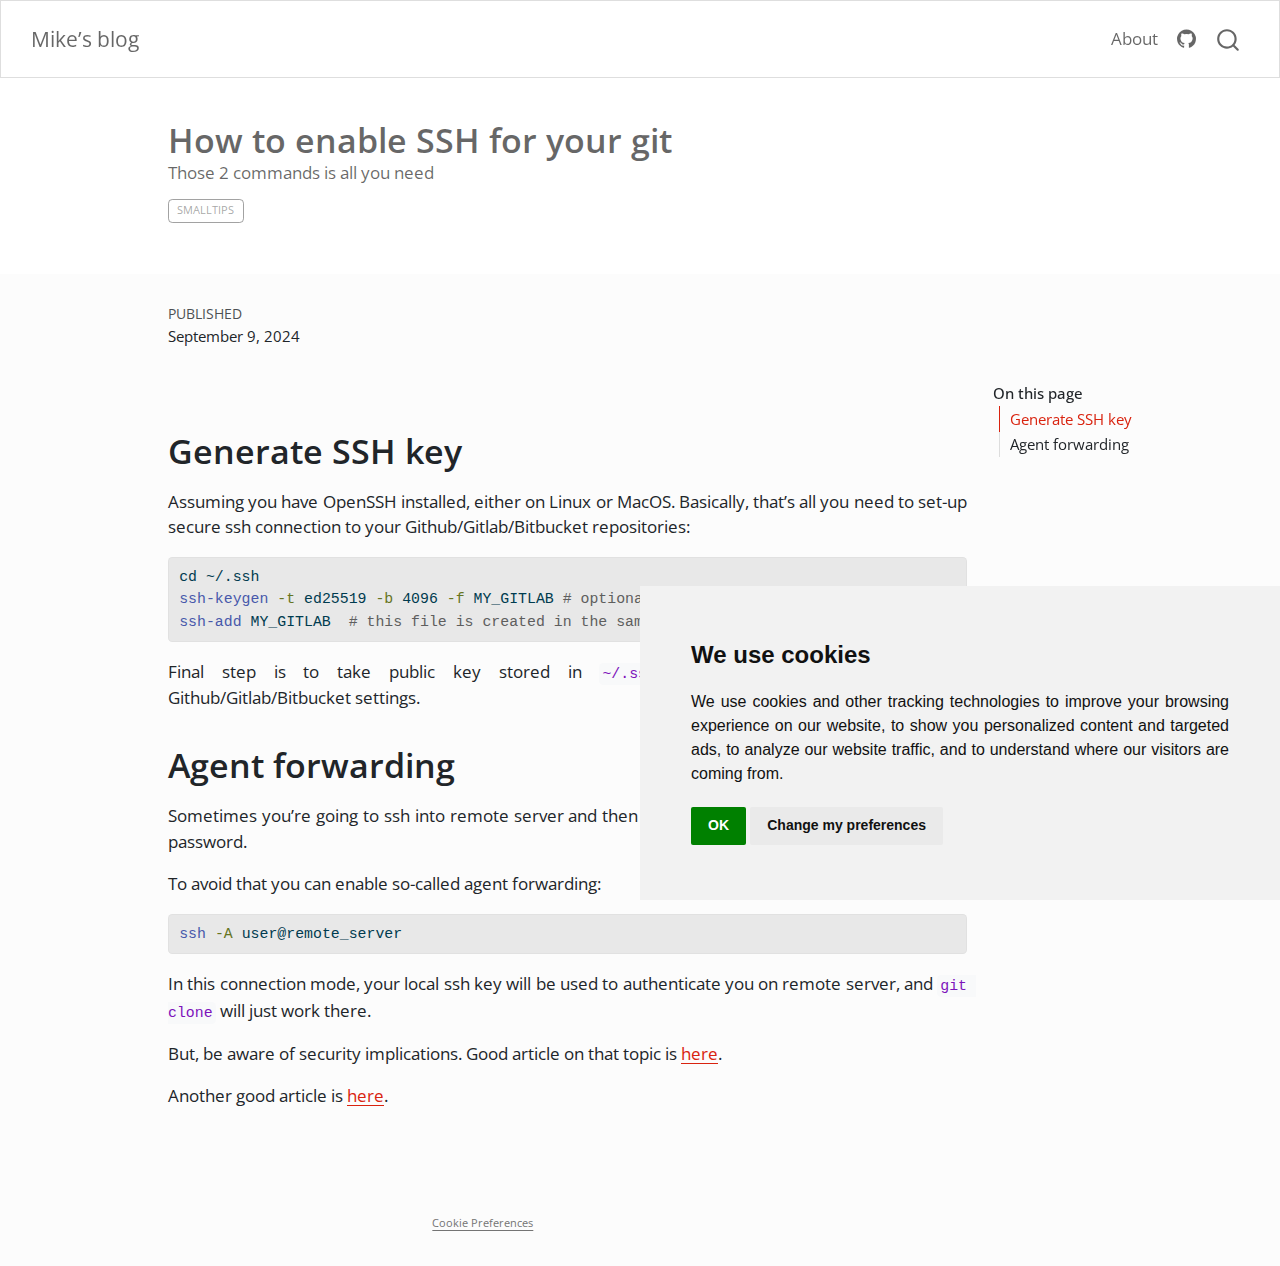
<file: posts/ssh_key_add/ssh_key_add.html>
<!DOCTYPE html>
<html xmlns="http://www.w3.org/1999/xhtml" lang="en" xml:lang="en"><head>

<meta charset="utf-8">
<meta name="generator" content="quarto-1.5.45">

<meta name="viewport" content="width=device-width, initial-scale=1.0, user-scalable=yes">

<meta name="dcterms.date" content="2024-09-09">
<meta name="description" content="Those 2 commands is all you need">

<title>How to enable SSH for your git – Mike's blog</title>
<style>
code{white-space: pre-wrap;}
span.smallcaps{font-variant: small-caps;}
div.columns{display: flex; gap: min(4vw, 1.5em);}
div.column{flex: auto; overflow-x: auto;}
div.hanging-indent{margin-left: 1.5em; text-indent: -1.5em;}
ul.task-list{list-style: none;}
ul.task-list li input[type="checkbox"] {
  width: 0.8em;
  margin: 0 0.8em 0.2em -1em; /* quarto-specific, see https://github.com/quarto-dev/quarto-cli/issues/4556 */ 
  vertical-align: middle;
}
/* CSS for syntax highlighting */
pre > code.sourceCode { white-space: pre; position: relative; }
pre > code.sourceCode > span { line-height: 1.25; }
pre > code.sourceCode > span:empty { height: 1.2em; }
.sourceCode { overflow: visible; }
code.sourceCode > span { color: inherit; text-decoration: inherit; }
div.sourceCode { margin: 1em 0; }
pre.sourceCode { margin: 0; }
@media screen {
div.sourceCode { overflow: auto; }
}
@media print {
pre > code.sourceCode { white-space: pre-wrap; }
pre > code.sourceCode > span { display: inline-block; text-indent: -5em; padding-left: 5em; }
}
pre.numberSource code
  { counter-reset: source-line 0; }
pre.numberSource code > span
  { position: relative; left: -4em; counter-increment: source-line; }
pre.numberSource code > span > a:first-child::before
  { content: counter(source-line);
    position: relative; left: -1em; text-align: right; vertical-align: baseline;
    border: none; display: inline-block;
    -webkit-touch-callout: none; -webkit-user-select: none;
    -khtml-user-select: none; -moz-user-select: none;
    -ms-user-select: none; user-select: none;
    padding: 0 4px; width: 4em;
  }
pre.numberSource { margin-left: 3em;  padding-left: 4px; }
div.sourceCode
  {   }
@media screen {
pre > code.sourceCode > span > a:first-child::before { text-decoration: underline; }
}
</style>


<script src="../../site_libs/quarto-nav/quarto-nav.js"></script>
<script src="../../site_libs/quarto-nav/headroom.min.js"></script>
<script src="../../site_libs/clipboard/clipboard.min.js"></script>
<script src="../../site_libs/quarto-search/autocomplete.umd.js"></script>
<script src="../../site_libs/quarto-search/fuse.min.js"></script>
<script src="../../site_libs/quarto-search/quarto-search.js"></script>
<meta name="quarto:offset" content="../../">
<script src="../../site_libs/cookie-consent/cookie-consent.js"></script>
<link href="../../site_libs/cookie-consent/cookie-consent.css" rel="stylesheet">
<script src="../../site_libs/quarto-html/quarto.js"></script>
<script src="../../site_libs/quarto-html/popper.min.js"></script>
<script src="../../site_libs/quarto-html/tippy.umd.min.js"></script>
<script src="../../site_libs/quarto-html/anchor.min.js"></script>
<link href="../../site_libs/quarto-html/tippy.css" rel="stylesheet">
<link href="../../site_libs/quarto-html/quarto-syntax-highlighting.css" rel="stylesheet" id="quarto-text-highlighting-styles">
<script src="../../site_libs/bootstrap/bootstrap.min.js"></script>
<link href="../../site_libs/bootstrap/bootstrap-icons.css" rel="stylesheet">
<link href="../../site_libs/bootstrap/bootstrap.min.css" rel="stylesheet" id="quarto-bootstrap" data-mode="light">
<script id="quarto-search-options" type="application/json">{
  "location": "navbar",
  "copy-button": false,
  "collapse-after": 3,
  "panel-placement": "end",
  "type": "overlay",
  "limit": 50,
  "keyboard-shortcut": [
    "f",
    "/",
    "s"
  ],
  "show-item-context": false,
  "language": {
    "search-no-results-text": "No results",
    "search-matching-documents-text": "matching documents",
    "search-copy-link-title": "Copy link to search",
    "search-hide-matches-text": "Hide additional matches",
    "search-more-match-text": "more match in this document",
    "search-more-matches-text": "more matches in this document",
    "search-clear-button-title": "Clear",
    "search-text-placeholder": "",
    "search-detached-cancel-button-title": "Cancel",
    "search-submit-button-title": "Submit",
    "search-label": "Search"
  }
}</script>
<script async="" src="https://www.googletagmanager.com/gtag/js?id=G-9LRCYKYZ44"></script>

<script type="text/plain" cookie-consent="tracking">

window.dataLayer = window.dataLayer || [];
function gtag(){dataLayer.push(arguments);}
gtag('js', new Date());
gtag('config', 'G-9LRCYKYZ44', { 'anonymize_ip': true});
</script>

<script type="text/javascript" charset="UTF-8">
document.addEventListener('DOMContentLoaded', function () {
cookieconsent.run({
  "notice_banner_type":"simple",
  "consent_type":"implied",
  "palette":"light",
  "language":"en",
  "page_load_consent_levels":["strictly-necessary","functionality","tracking","targeting"],
  "notice_banner_reject_button_hide":false,
  "preferences_center_close_button_hide":false,
  "website_name":""
  ,
"language":"en"
  });
});
</script> 
  


<link rel="stylesheet" href="../../styles.css">
</head>

<body class="nav-fixed">

<div id="quarto-search-results"></div>
  <header id="quarto-header" class="headroom fixed-top quarto-banner">
    <nav class="navbar navbar-expand-lg " data-bs-theme="dark">
      <div class="navbar-container container-fluid">
      <div class="navbar-brand-container mx-auto">
    <a class="navbar-brand" href="../../index.html">
    <span class="navbar-title">Mike’s blog</span>
    </a>
  </div>
            <div id="quarto-search" class="" title="Search"></div>
          <button class="navbar-toggler" type="button" data-bs-toggle="collapse" data-bs-target="#navbarCollapse" aria-controls="navbarCollapse" role="menu" aria-expanded="false" aria-label="Toggle navigation" onclick="if (window.quartoToggleHeadroom) { window.quartoToggleHeadroom(); }">
  <span class="navbar-toggler-icon"></span>
</button>
          <div class="collapse navbar-collapse" id="navbarCollapse">
            <ul class="navbar-nav navbar-nav-scroll ms-auto">
  <li class="nav-item">
    <a class="nav-link" href="../../about.html"> 
<span class="menu-text">About</span></a>
  </li>  
  <li class="nav-item compact">
    <a class="nav-link" href="https://github.com/"> <i class="bi bi-github" role="img">
</i> 
<span class="menu-text"></span></a>
  </li>  
</ul>
          </div> <!-- /navcollapse -->
            <div class="quarto-navbar-tools">
</div>
      </div> <!-- /container-fluid -->
    </nav>
</header>
<!-- content -->
<header id="title-block-header" class="quarto-title-block default page-columns page-full">
  <div class="quarto-title-banner page-columns page-full">
    <div class="quarto-title column-body">
      <h1 class="title">How to enable SSH for your git</h1>
                  <div>
        <div class="description">
          Those 2 commands is all you need
        </div>
      </div>
                          <div class="quarto-categories">
                <div class="quarto-category">smalltips</div>
              </div>
                  </div>
  </div>
    
  
  <div class="quarto-title-meta">

      
      <div>
      <div class="quarto-title-meta-heading">Published</div>
      <div class="quarto-title-meta-contents">
        <p class="date">September 9, 2024</p>
      </div>
    </div>
    
      
    </div>
    
  
  </header><div id="quarto-content" class="quarto-container page-columns page-rows-contents page-layout-article page-navbar">
<!-- sidebar -->
<!-- margin-sidebar -->
    <div id="quarto-margin-sidebar" class="sidebar margin-sidebar">
        <nav id="TOC" role="doc-toc" class="toc-active">
    <h2 id="toc-title">On this page</h2>
   
  <ul>
  <li><a href="#generate-ssh-key" id="toc-generate-ssh-key" class="nav-link active" data-scroll-target="#generate-ssh-key">Generate SSH key</a></li>
  <li><a href="#agent-forwarding" id="toc-agent-forwarding" class="nav-link" data-scroll-target="#agent-forwarding">Agent forwarding</a></li>
  </ul>
</nav>
    </div>
<!-- main -->
<main class="content quarto-banner-title-block" id="quarto-document-content">





<section id="generate-ssh-key" class="level1">
<h1>Generate SSH key</h1>
<p>Assuming you have OpenSSH installed, either on Linux or MacOS. Basically, that’s all you need to set-up secure ssh connection to your Github/Gitlab/Bitbucket repositories:</p>
<div class="sourceCode" id="cb1"><pre class="sourceCode bash code-with-copy"><code class="sourceCode bash"><span id="cb1-1"><a href="#cb1-1" aria-hidden="true" tabindex="-1"></a><span class="bu">cd</span> ~/.ssh</span>
<span id="cb1-2"><a href="#cb1-2" aria-hidden="true" tabindex="-1"></a><span class="fu">ssh-keygen</span> <span class="at">-t</span> ed25519 <span class="at">-b</span> 4096 <span class="at">-f</span> MY_GITLAB <span class="co"># optional:  -C "MY@EMAIL.com" </span></span>
<span id="cb1-3"><a href="#cb1-3" aria-hidden="true" tabindex="-1"></a><span class="fu">ssh-add</span> MY_GITLAB  <span class="co"># this file is created in the same folder, along with MY_GITLAB.pub</span></span></code><button title="Copy to Clipboard" class="code-copy-button"><i class="bi"></i></button></pre></div>
<p>Final step is to take public key stored in <code>~/.ssh/MY_GITLAB.pub</code> and paste it into Github/Gitlab/Bitbucket settings.</p>
</section>
<section id="agent-forwarding" class="level1">
<h1>Agent forwarding</h1>
<p>Sometimes you’re going to ssh into remote server and then run <code>git pull</code> which will ask you for your password.</p>
<p>To avoid that you can enable so-called agent forwarding:</p>
<div class="sourceCode" id="cb2"><pre class="sourceCode bash code-with-copy"><code class="sourceCode bash"><span id="cb2-1"><a href="#cb2-1" aria-hidden="true" tabindex="-1"></a><span class="fu">ssh</span> <span class="at">-A</span> user@remote_server</span></code><button title="Copy to Clipboard" class="code-copy-button"><i class="bi"></i></button></pre></div>
<p>In this connection mode, your local ssh key will be used to authenticate you on remote server, and <code>git clone</code> will just work there.</p>
<p>But, be aware of security implications. Good article on that topic is <a href="https://smallstep.com/blog/ssh-agent-explained/">here</a>.</p>
<p>Another good article is <a href="https://rednafi.com/misc/ssh_saga/">here</a>.</p>


</section>

</main> <!-- /main -->
<script id="quarto-html-after-body" type="application/javascript">
window.document.addEventListener("DOMContentLoaded", function (event) {
  const toggleBodyColorMode = (bsSheetEl) => {
    const mode = bsSheetEl.getAttribute("data-mode");
    const bodyEl = window.document.querySelector("body");
    if (mode === "dark") {
      bodyEl.classList.add("quarto-dark");
      bodyEl.classList.remove("quarto-light");
    } else {
      bodyEl.classList.add("quarto-light");
      bodyEl.classList.remove("quarto-dark");
    }
  }
  const toggleBodyColorPrimary = () => {
    const bsSheetEl = window.document.querySelector("link#quarto-bootstrap");
    if (bsSheetEl) {
      toggleBodyColorMode(bsSheetEl);
    }
  }
  toggleBodyColorPrimary();  
  const icon = "";
  const anchorJS = new window.AnchorJS();
  anchorJS.options = {
    placement: 'right',
    icon: icon
  };
  anchorJS.add('.anchored');
  const isCodeAnnotation = (el) => {
    for (const clz of el.classList) {
      if (clz.startsWith('code-annotation-')) {                     
        return true;
      }
    }
    return false;
  }
  const onCopySuccess = function(e) {
    // button target
    const button = e.trigger;
    // don't keep focus
    button.blur();
    // flash "checked"
    button.classList.add('code-copy-button-checked');
    var currentTitle = button.getAttribute("title");
    button.setAttribute("title", "Copied!");
    let tooltip;
    if (window.bootstrap) {
      button.setAttribute("data-bs-toggle", "tooltip");
      button.setAttribute("data-bs-placement", "left");
      button.setAttribute("data-bs-title", "Copied!");
      tooltip = new bootstrap.Tooltip(button, 
        { trigger: "manual", 
          customClass: "code-copy-button-tooltip",
          offset: [0, -8]});
      tooltip.show();    
    }
    setTimeout(function() {
      if (tooltip) {
        tooltip.hide();
        button.removeAttribute("data-bs-title");
        button.removeAttribute("data-bs-toggle");
        button.removeAttribute("data-bs-placement");
      }
      button.setAttribute("title", currentTitle);
      button.classList.remove('code-copy-button-checked');
    }, 1000);
    // clear code selection
    e.clearSelection();
  }
  const getTextToCopy = function(trigger) {
      const codeEl = trigger.previousElementSibling.cloneNode(true);
      for (const childEl of codeEl.children) {
        if (isCodeAnnotation(childEl)) {
          childEl.remove();
        }
      }
      return codeEl.innerText;
  }
  const clipboard = new window.ClipboardJS('.code-copy-button:not([data-in-quarto-modal])', {
    text: getTextToCopy
  });
  clipboard.on('success', onCopySuccess);
  if (window.document.getElementById('quarto-embedded-source-code-modal')) {
    // For code content inside modals, clipBoardJS needs to be initialized with a container option
    // TODO: Check when it could be a function (https://github.com/zenorocha/clipboard.js/issues/860)
    const clipboardModal = new window.ClipboardJS('.code-copy-button[data-in-quarto-modal]', {
      text: getTextToCopy,
      container: window.document.getElementById('quarto-embedded-source-code-modal')
    });
    clipboardModal.on('success', onCopySuccess);
  }
    var localhostRegex = new RegExp(/^(?:http|https):\/\/localhost\:?[0-9]*\//);
    var mailtoRegex = new RegExp(/^mailto:/);
      var filterRegex = new RegExp("https:\/\/mihasK\.github\.io\/mq\/");
    var isInternal = (href) => {
        return filterRegex.test(href) || localhostRegex.test(href) || mailtoRegex.test(href);
    }
    // Inspect non-navigation links and adorn them if external
 	var links = window.document.querySelectorAll('a[href]:not(.nav-link):not(.navbar-brand):not(.toc-action):not(.sidebar-link):not(.sidebar-item-toggle):not(.pagination-link):not(.no-external):not([aria-hidden]):not(.dropdown-item):not(.quarto-navigation-tool):not(.about-link)');
    for (var i=0; i<links.length; i++) {
      const link = links[i];
      if (!isInternal(link.href)) {
        // undo the damage that might have been done by quarto-nav.js in the case of
        // links that we want to consider external
        if (link.dataset.originalHref !== undefined) {
          link.href = link.dataset.originalHref;
        }
      }
    }
  function tippyHover(el, contentFn, onTriggerFn, onUntriggerFn) {
    const config = {
      allowHTML: true,
      maxWidth: 500,
      delay: 100,
      arrow: false,
      appendTo: function(el) {
          return el.parentElement;
      },
      interactive: true,
      interactiveBorder: 10,
      theme: 'quarto',
      placement: 'bottom-start',
    };
    if (contentFn) {
      config.content = contentFn;
    }
    if (onTriggerFn) {
      config.onTrigger = onTriggerFn;
    }
    if (onUntriggerFn) {
      config.onUntrigger = onUntriggerFn;
    }
    window.tippy(el, config); 
  }
  const noterefs = window.document.querySelectorAll('a[role="doc-noteref"]');
  for (var i=0; i<noterefs.length; i++) {
    const ref = noterefs[i];
    tippyHover(ref, function() {
      // use id or data attribute instead here
      let href = ref.getAttribute('data-footnote-href') || ref.getAttribute('href');
      try { href = new URL(href).hash; } catch {}
      const id = href.replace(/^#\/?/, "");
      const note = window.document.getElementById(id);
      if (note) {
        return note.innerHTML;
      } else {
        return "";
      }
    });
  }
  const xrefs = window.document.querySelectorAll('a.quarto-xref');
  const processXRef = (id, note) => {
    // Strip column container classes
    const stripColumnClz = (el) => {
      el.classList.remove("page-full", "page-columns");
      if (el.children) {
        for (const child of el.children) {
          stripColumnClz(child);
        }
      }
    }
    stripColumnClz(note)
    if (id === null || id.startsWith('sec-')) {
      // Special case sections, only their first couple elements
      const container = document.createElement("div");
      if (note.children && note.children.length > 2) {
        container.appendChild(note.children[0].cloneNode(true));
        for (let i = 1; i < note.children.length; i++) {
          const child = note.children[i];
          if (child.tagName === "P" && child.innerText === "") {
            continue;
          } else {
            container.appendChild(child.cloneNode(true));
            break;
          }
        }
        if (window.Quarto?.typesetMath) {
          window.Quarto.typesetMath(container);
        }
        return container.innerHTML
      } else {
        if (window.Quarto?.typesetMath) {
          window.Quarto.typesetMath(note);
        }
        return note.innerHTML;
      }
    } else {
      // Remove any anchor links if they are present
      const anchorLink = note.querySelector('a.anchorjs-link');
      if (anchorLink) {
        anchorLink.remove();
      }
      if (window.Quarto?.typesetMath) {
        window.Quarto.typesetMath(note);
      }
      // TODO in 1.5, we should make sure this works without a callout special case
      if (note.classList.contains("callout")) {
        return note.outerHTML;
      } else {
        return note.innerHTML;
      }
    }
  }
  for (var i=0; i<xrefs.length; i++) {
    const xref = xrefs[i];
    tippyHover(xref, undefined, function(instance) {
      instance.disable();
      let url = xref.getAttribute('href');
      let hash = undefined; 
      if (url.startsWith('#')) {
        hash = url;
      } else {
        try { hash = new URL(url).hash; } catch {}
      }
      if (hash) {
        const id = hash.replace(/^#\/?/, "");
        const note = window.document.getElementById(id);
        if (note !== null) {
          try {
            const html = processXRef(id, note.cloneNode(true));
            instance.setContent(html);
          } finally {
            instance.enable();
            instance.show();
          }
        } else {
          // See if we can fetch this
          fetch(url.split('#')[0])
          .then(res => res.text())
          .then(html => {
            const parser = new DOMParser();
            const htmlDoc = parser.parseFromString(html, "text/html");
            const note = htmlDoc.getElementById(id);
            if (note !== null) {
              const html = processXRef(id, note);
              instance.setContent(html);
            } 
          }).finally(() => {
            instance.enable();
            instance.show();
          });
        }
      } else {
        // See if we can fetch a full url (with no hash to target)
        // This is a special case and we should probably do some content thinning / targeting
        fetch(url)
        .then(res => res.text())
        .then(html => {
          const parser = new DOMParser();
          const htmlDoc = parser.parseFromString(html, "text/html");
          const note = htmlDoc.querySelector('main.content');
          if (note !== null) {
            // This should only happen for chapter cross references
            // (since there is no id in the URL)
            // remove the first header
            if (note.children.length > 0 && note.children[0].tagName === "HEADER") {
              note.children[0].remove();
            }
            const html = processXRef(null, note);
            instance.setContent(html);
          } 
        }).finally(() => {
          instance.enable();
          instance.show();
        });
      }
    }, function(instance) {
    });
  }
      let selectedAnnoteEl;
      const selectorForAnnotation = ( cell, annotation) => {
        let cellAttr = 'data-code-cell="' + cell + '"';
        let lineAttr = 'data-code-annotation="' +  annotation + '"';
        const selector = 'span[' + cellAttr + '][' + lineAttr + ']';
        return selector;
      }
      const selectCodeLines = (annoteEl) => {
        const doc = window.document;
        const targetCell = annoteEl.getAttribute("data-target-cell");
        const targetAnnotation = annoteEl.getAttribute("data-target-annotation");
        const annoteSpan = window.document.querySelector(selectorForAnnotation(targetCell, targetAnnotation));
        const lines = annoteSpan.getAttribute("data-code-lines").split(",");
        const lineIds = lines.map((line) => {
          return targetCell + "-" + line;
        })
        let top = null;
        let height = null;
        let parent = null;
        if (lineIds.length > 0) {
            //compute the position of the single el (top and bottom and make a div)
            const el = window.document.getElementById(lineIds[0]);
            top = el.offsetTop;
            height = el.offsetHeight;
            parent = el.parentElement.parentElement;
          if (lineIds.length > 1) {
            const lastEl = window.document.getElementById(lineIds[lineIds.length - 1]);
            const bottom = lastEl.offsetTop + lastEl.offsetHeight;
            height = bottom - top;
          }
          if (top !== null && height !== null && parent !== null) {
            // cook up a div (if necessary) and position it 
            let div = window.document.getElementById("code-annotation-line-highlight");
            if (div === null) {
              div = window.document.createElement("div");
              div.setAttribute("id", "code-annotation-line-highlight");
              div.style.position = 'absolute';
              parent.appendChild(div);
            }
            div.style.top = top - 2 + "px";
            div.style.height = height + 4 + "px";
            div.style.left = 0;
            let gutterDiv = window.document.getElementById("code-annotation-line-highlight-gutter");
            if (gutterDiv === null) {
              gutterDiv = window.document.createElement("div");
              gutterDiv.setAttribute("id", "code-annotation-line-highlight-gutter");
              gutterDiv.style.position = 'absolute';
              const codeCell = window.document.getElementById(targetCell);
              const gutter = codeCell.querySelector('.code-annotation-gutter');
              gutter.appendChild(gutterDiv);
            }
            gutterDiv.style.top = top - 2 + "px";
            gutterDiv.style.height = height + 4 + "px";
          }
          selectedAnnoteEl = annoteEl;
        }
      };
      const unselectCodeLines = () => {
        const elementsIds = ["code-annotation-line-highlight", "code-annotation-line-highlight-gutter"];
        elementsIds.forEach((elId) => {
          const div = window.document.getElementById(elId);
          if (div) {
            div.remove();
          }
        });
        selectedAnnoteEl = undefined;
      };
        // Handle positioning of the toggle
    window.addEventListener(
      "resize",
      throttle(() => {
        elRect = undefined;
        if (selectedAnnoteEl) {
          selectCodeLines(selectedAnnoteEl);
        }
      }, 10)
    );
    function throttle(fn, ms) {
    let throttle = false;
    let timer;
      return (...args) => {
        if(!throttle) { // first call gets through
            fn.apply(this, args);
            throttle = true;
        } else { // all the others get throttled
            if(timer) clearTimeout(timer); // cancel #2
            timer = setTimeout(() => {
              fn.apply(this, args);
              timer = throttle = false;
            }, ms);
        }
      };
    }
      // Attach click handler to the DT
      const annoteDls = window.document.querySelectorAll('dt[data-target-cell]');
      for (const annoteDlNode of annoteDls) {
        annoteDlNode.addEventListener('click', (event) => {
          const clickedEl = event.target;
          if (clickedEl !== selectedAnnoteEl) {
            unselectCodeLines();
            const activeEl = window.document.querySelector('dt[data-target-cell].code-annotation-active');
            if (activeEl) {
              activeEl.classList.remove('code-annotation-active');
            }
            selectCodeLines(clickedEl);
            clickedEl.classList.add('code-annotation-active');
          } else {
            // Unselect the line
            unselectCodeLines();
            clickedEl.classList.remove('code-annotation-active');
          }
        });
      }
  const findCites = (el) => {
    const parentEl = el.parentElement;
    if (parentEl) {
      const cites = parentEl.dataset.cites;
      if (cites) {
        return {
          el,
          cites: cites.split(' ')
        };
      } else {
        return findCites(el.parentElement)
      }
    } else {
      return undefined;
    }
  };
  var bibliorefs = window.document.querySelectorAll('a[role="doc-biblioref"]');
  for (var i=0; i<bibliorefs.length; i++) {
    const ref = bibliorefs[i];
    const citeInfo = findCites(ref);
    if (citeInfo) {
      tippyHover(citeInfo.el, function() {
        var popup = window.document.createElement('div');
        citeInfo.cites.forEach(function(cite) {
          var citeDiv = window.document.createElement('div');
          citeDiv.classList.add('hanging-indent');
          citeDiv.classList.add('csl-entry');
          var biblioDiv = window.document.getElementById('ref-' + cite);
          if (biblioDiv) {
            citeDiv.innerHTML = biblioDiv.innerHTML;
          }
          popup.appendChild(citeDiv);
        });
        return popup.innerHTML;
      });
    }
  }
});
</script>
</div> <!-- /content -->
<footer class="footer">
  <div class="nav-footer">
    <div class="nav-footer-left">
      &nbsp;
    </div>   
    <div class="nav-footer-center">

<div class="cookie-consent-footer"><a href="#" id="open_preferences_center">Cookie Preferences</a></div></div>
    <div class="nav-footer-right">
      &nbsp;
    </div>
  </div>
</footer>




</body></html>
</file>
<file: site_libs/cookie-consent/cookie-consent.css>
div.cookie-consent-footer {
  font-size: 0.8em;
  text-decoration: none;
}
</file>
<file: site_libs/quarto-html/tippy.css>
.tippy-box[data-animation=fade][data-state=hidden]{opacity:0}[data-tippy-root]{max-width:calc(100vw - 10px)}.tippy-box{position:relative;background-color:#333;color:#fff;border-radius:4px;font-size:14px;line-height:1.4;white-space:normal;outline:0;transition-property:transform,visibility,opacity}.tippy-box[data-placement^=top]>.tippy-arrow{bottom:0}.tippy-box[data-placement^=top]>.tippy-arrow:before{bottom:-7px;left:0;border-width:8px 8px 0;border-top-color:initial;transform-origin:center top}.tippy-box[data-placement^=bottom]>.tippy-arrow{top:0}.tippy-box[data-placement^=bottom]>.tippy-arrow:before{top:-7px;left:0;border-width:0 8px 8px;border-bottom-color:initial;transform-origin:center bottom}.tippy-box[data-placement^=left]>.tippy-arrow{right:0}.tippy-box[data-placement^=left]>.tippy-arrow:before{border-width:8px 0 8px 8px;border-left-color:initial;right:-7px;transform-origin:center left}.tippy-box[data-placement^=right]>.tippy-arrow{left:0}.tippy-box[data-placement^=right]>.tippy-arrow:before{left:-7px;border-width:8px 8px 8px 0;border-right-color:initial;transform-origin:center right}.tippy-box[data-inertia][data-state=visible]{transition-timing-function:cubic-bezier(.54,1.5,.38,1.11)}.tippy-arrow{width:16px;height:16px;color:#333}.tippy-arrow:before{content:"";position:absolute;border-color:transparent;border-style:solid}.tippy-content{position:relative;padding:5px 9px;z-index:1}
</file>
<file: site_libs/quarto-html/quarto-syntax-highlighting.css>
/* quarto syntax highlight colors */
:root {
  --quarto-hl-ot-color: #003B4F;
  --quarto-hl-at-color: #657422;
  --quarto-hl-ss-color: #20794D;
  --quarto-hl-an-color: #5E5E5E;
  --quarto-hl-fu-color: #4758AB;
  --quarto-hl-st-color: #20794D;
  --quarto-hl-cf-color: #003B4F;
  --quarto-hl-op-color: #5E5E5E;
  --quarto-hl-er-color: #AD0000;
  --quarto-hl-bn-color: #AD0000;
  --quarto-hl-al-color: #AD0000;
  --quarto-hl-va-color: #111111;
  --quarto-hl-bu-color: inherit;
  --quarto-hl-ex-color: inherit;
  --quarto-hl-pp-color: #AD0000;
  --quarto-hl-in-color: #5E5E5E;
  --quarto-hl-vs-color: #20794D;
  --quarto-hl-wa-color: #5E5E5E;
  --quarto-hl-do-color: #5E5E5E;
  --quarto-hl-im-color: #00769E;
  --quarto-hl-ch-color: #20794D;
  --quarto-hl-dt-color: #AD0000;
  --quarto-hl-fl-color: #AD0000;
  --quarto-hl-co-color: #5E5E5E;
  --quarto-hl-cv-color: #5E5E5E;
  --quarto-hl-cn-color: #8f5902;
  --quarto-hl-sc-color: #5E5E5E;
  --quarto-hl-dv-color: #AD0000;
  --quarto-hl-kw-color: #003B4F;
}

/* other quarto variables */
:root {
  --quarto-font-monospace: SFMono-Regular, Menlo, Monaco, Consolas, "Liberation Mono", "Courier New", monospace;
}

pre > code.sourceCode > span {
  color: #003B4F;
}

code span {
  color: #003B4F;
}

code.sourceCode > span {
  color: #003B4F;
}

div.sourceCode,
div.sourceCode pre.sourceCode {
  color: #003B4F;
}

code span.ot {
  color: #003B4F;
  font-style: inherit;
}

code span.at {
  color: #657422;
  font-style: inherit;
}

code span.ss {
  color: #20794D;
  font-style: inherit;
}

code span.an {
  color: #5E5E5E;
  font-style: inherit;
}

code span.fu {
  color: #4758AB;
  font-style: inherit;
}

code span.st {
  color: #20794D;
  font-style: inherit;
}

code span.cf {
  color: #003B4F;
  font-weight: bold;
  font-style: inherit;
}

code span.op {
  color: #5E5E5E;
  font-style: inherit;
}

code span.er {
  color: #AD0000;
  font-style: inherit;
}

code span.bn {
  color: #AD0000;
  font-style: inherit;
}

code span.al {
  color: #AD0000;
  font-style: inherit;
}

code span.va {
  color: #111111;
  font-style: inherit;
}

code span.bu {
  font-style: inherit;
}

code span.ex {
  font-style: inherit;
}

code span.pp {
  color: #AD0000;
  font-style: inherit;
}

code span.in {
  color: #5E5E5E;
  font-style: inherit;
}

code span.vs {
  color: #20794D;
  font-style: inherit;
}

code span.wa {
  color: #5E5E5E;
  font-style: italic;
}

code span.do {
  color: #5E5E5E;
  font-style: italic;
}

code span.im {
  color: #00769E;
  font-style: inherit;
}

code span.ch {
  color: #20794D;
  font-style: inherit;
}

code span.dt {
  color: #AD0000;
  font-style: inherit;
}

code span.fl {
  color: #AD0000;
  font-style: inherit;
}

code span.co {
  color: #5E5E5E;
  font-style: inherit;
}

code span.cv {
  color: #5E5E5E;
  font-style: italic;
}

code span.cn {
  color: #8f5902;
  font-style: inherit;
}

code span.sc {
  color: #5E5E5E;
  font-style: inherit;
}

code span.dv {
  color: #AD0000;
  font-style: inherit;
}

code span.kw {
  color: #003B4F;
  font-weight: bold;
  font-style: inherit;
}

.prevent-inlining {
  content: "</";
}

/*# sourceMappingURL=debc5d5d77c3f9108843748ff7464032.css.map */
</file>
<file: styles.css>
/* css styles */
* {
    text-align: justify;
}

.cell-output pre {
    margin-left: 1em;
    margin-top: 0;
    background: none;
    border-left: 3px solid rgba(233,236,239,.65);
    border-top-left-radius: 0;
    border-top-right-radius: 0;
    font-size: 0.8em;
    padding-left: 0.2em;
    padding-top: 0.2em;
}

.cell-output .sourceCode {
    background: none;
    margin-top: 0;
}
  
.cell > .sourceCode {
    margin-bottom: 0;
    font-size: 0.875em;
}/* css styles */
</file>
